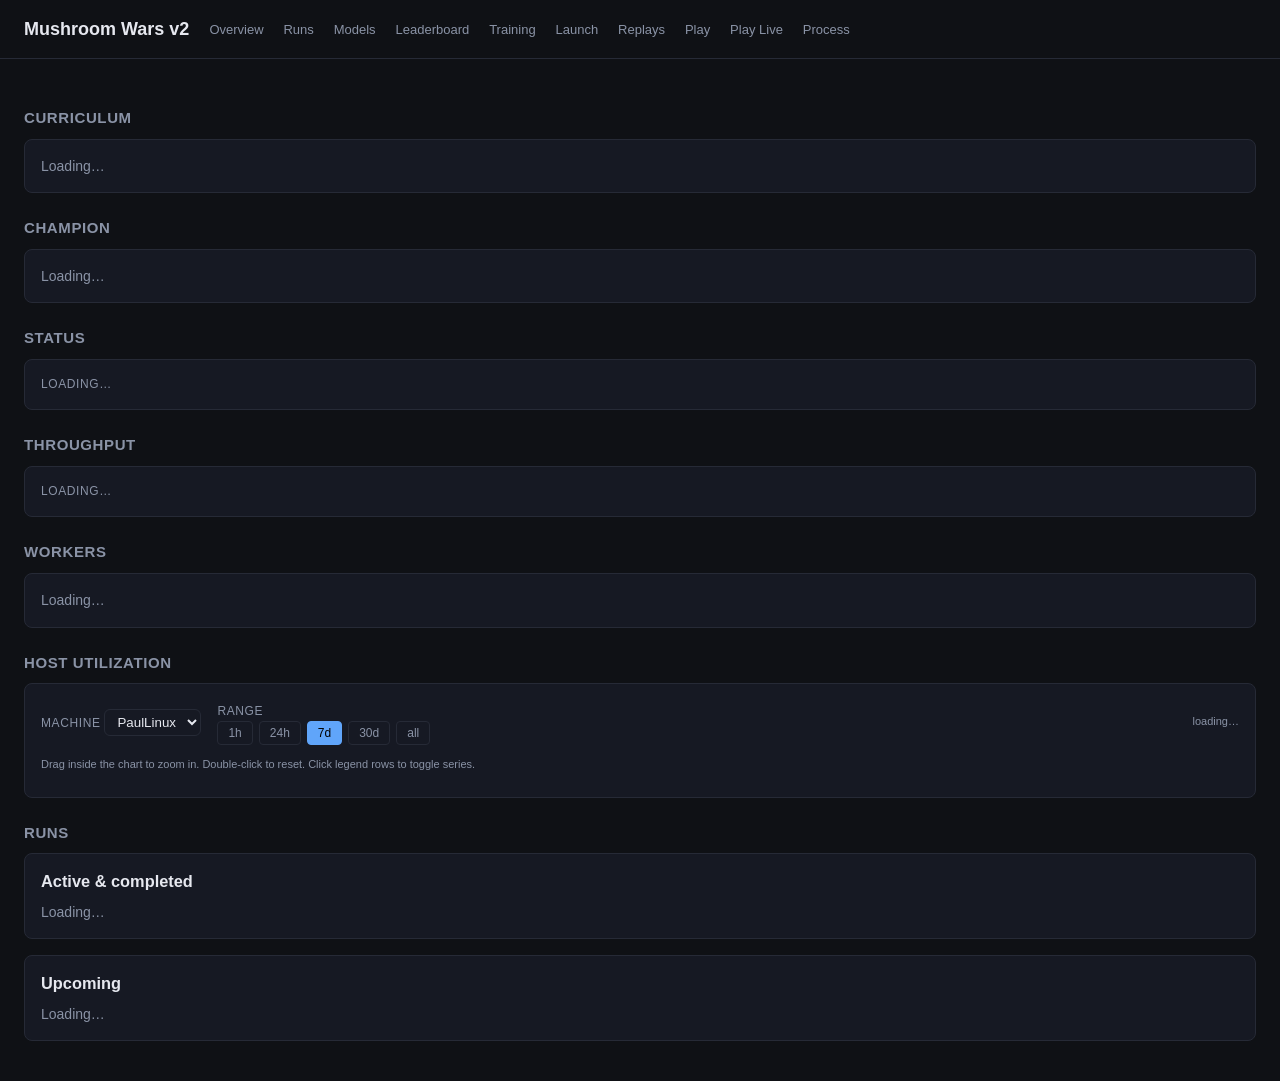
<file: dashboard/index.html>
<!doctype html>
<html lang="en">
<head>
  <meta charset="utf-8">
  <title>Mushroom Wars v2 — Dashboard</title>
  <link rel="stylesheet" href="lib/style.css">
  <link rel="stylesheet" href="https://esm.sh/uplot@1.6.31/dist/uPlot.min.css">
</head>
<body>
  <header>
    <h1>Mushroom Wars v2</h1>
    <nav>
      <a href="./index.html">Overview</a>
      <a href="./runs.html">Runs</a>
      <a href="./models.html">Models</a>
      <a href="./elo.html">Leaderboard</a>
      <a href="./training.html">Training</a>
      <a href="./launch.html">Launch</a>
      <a href="./replays.html">Replays</a>
      <a href="./play.html">Play</a>
      <a href="./play-live.html">Play Live</a>
      <a href="./process.html">Process</a>
    </nav>
  </header>

  <main>
    <h2>Curriculum</h2>
    <div class="card" id="curriculum">
      <div class="muted">Loading…</div>
    </div>

    <h2>Champion</h2>
    <div class="card" id="champion">
      <div class="muted">Loading…</div>
    </div>

    <h2>Status</h2>
    <div class="grid" id="stats">
      <div class="card"><div class="stat-label">Loading…</div></div>
    </div>

    <h2>Throughput</h2>
    <div class="grid" id="throughput">
      <div class="card"><div class="stat-label">Loading…</div></div>
    </div>

    <h2>Workers</h2>
    <div class="card" id="workers">
      <div class="muted">Loading…</div>
    </div>

    <h2>Host utilization</h2>
    <div class="card" id="host-telemetry-card">
      <div style="display:flex; gap:16px; align-items:center; flex-wrap:wrap; margin-bottom:12px;">
        <div>
          <label class="stat-label" for="ht-machine">machine</label>
          <select id="ht-machine" style="background:var(--bg-card); color:var(--fg); border:1px solid var(--border); padding:4px 8px; border-radius:6px;">
            <option value="PaulLinux">PaulLinux</option>
          </select>
        </div>
        <div>
          <label class="stat-label">range</label>
          <div id="ht-ranges" style="display:flex; gap:6px;">
            <button class="ht-range" data-range="1h">1h</button>
            <button class="ht-range" data-range="24h">24h</button>
            <button class="ht-range active" data-range="7d">7d</button>
            <button class="ht-range" data-range="30d">30d</button>
            <button class="ht-range" data-range="all">all</button>
          </div>
        </div>
        <div class="muted small" id="ht-status" style="margin-left:auto;">loading…</div>
      </div>
      <div class="muted small" style="margin-bottom:8px;">
        Drag inside the chart to zoom in. Double-click to reset. Click legend rows to toggle series.
      </div>
      <div id="ht-chart" style="width:100%;"></div>
    </div>

    <h2>Runs</h2>
    <div class="card">
      <h3 style="margin:0 0 8px;">Active &amp; completed <span class="muted small" id="completed-count"></span></h3>
      <div id="tab-completed"><div class="muted">Loading…</div></div>
    </div>
    <div class="card">
      <h3 style="margin:0 0 8px;">Upcoming <span class="muted small" id="upcoming-count"></span></h3>
      <div id="tab-upcoming"><div class="muted">Loading…</div></div>
    </div>
  </main>

  <script type="module">
    import { sb } from './lib/supabase.js';
    import { fmtTime, fmtDuration, fmtPct, esc, statusPill, tr,
             fmtElo, ticksPerMin, totalTicks, fmtBig } from './lib/ui.js';
    import uPlot from 'https://esm.sh/uplot@1.6.31';

    const $stats     = document.getElementById('stats');
    const $workers   = document.getElementById('workers');
    const $champion  = document.getElementById('champion');
    const $curriculum = document.getElementById('curriculum');
    const $tabCompleted = document.getElementById('tab-completed');
    const $tabUpcoming  = document.getElementById('tab-upcoming');
    const $countCompleted = document.getElementById('completed-count');
    const $countUpcoming  = document.getElementById('upcoming-count');

    // Friendly labels for the two known machines. Anything else still shows
    // with its raw hostname.
    const MACHINE_LABEL = {
      'Pauls-MacBook-Air.local': 'Mac',
      'PaulLinux':               'Linux (PC)',
    };

    async function loadWorkers() {
      const { data, error } = await sb
        .from('worker_state')
        .select('machine, paused, matches_only, updated_at')
        .order('machine');
      if (error) {
        $workers.innerHTML = `<div class="error">error: ${esc(error.message)}</div>`;
        return;
      }
      if (!data.length) {
        $workers.innerHTML = `<div class="muted">no workers seen yet — start one and refresh</div>`;
        return;
      }
      const modeOf = w => w.paused ? 'off' : (w.matches_only ? 'matches' : 'full');
      const descOf = m => m === 'off' ? 'paused' : m === 'matches' ? 'matches + admin jobs' : 'all jobs (training + matches + admin)';
      const dotOf  = m => m === 'off' ? 'off' : 'on';
      $workers.innerHTML = data.map(w => {
        const label = MACHINE_LABEL[w.machine] ?? w.machine;
        const mode = modeOf(w);
        const btn = (m, target, cls) =>
          `<button data-machine="${esc(w.machine)}" data-target="${target}" class="${cls}"${m===target?' disabled':''}>${target==='full'?'All':target==='matches'?'Admin':'Off'}</button>`;
        return `<div class="worker-row">
          <span class="worker-dot ${dotOf(mode)}"></span>
          <strong>${esc(label)}</strong>
          <span class="muted mono">${esc(w.machine)}</span>
          <span class="muted">${descOf(mode)}</span>
          <span class="worker-btns">
            ${btn(mode,'full','btn-primary')}
            ${btn(mode,'matches','btn-primary')}
            ${btn(mode,'off','btn-danger')}
          </span>
          <span class="muted small">updated ${fmtTime(w.updated_at)}</span>
        </div>`;
      }).join('');
      $workers.querySelectorAll('button[data-machine]').forEach(b => {
        b.addEventListener('click', async () => {
          const m = b.getAttribute('data-machine');
          const target = b.getAttribute('data-target');
          const paused = target === 'off';
          const matches_only = target === 'matches';
          b.disabled = true;
          const { error } = await sb.from('worker_state')
            .update({ paused, matches_only, updated_at: new Date().toISOString() })
            .eq('machine', m);
          if (error) { alert(error.message); b.disabled = false; return; }
          loadWorkers();
        });
      });
    }

    async function loadCurriculum() {
      const { data, error } = await sb
        .from('kv')
        .select('key, value, updated_at')
        .order('key');
      if (error) {
        $curriculum.innerHTML = `<div class="error">${esc(error.message)}</div>`;
        return;
      }
      if (!data || !data.length) {
        $curriculum.innerHTML = `<div class="muted">no curriculum state yet (kv table empty)</div>`;
        return;
      }
      const phaseRow = data.find(r => r.key === 'curriculum_phase');
      const advRow   = data.find(r => r.key === 'curriculum_phase_advanced_at');
      const phase = phaseRow?.value ?? '?';
      const advAt = advRow?.value;
      const updatedAt = phaseRow?.updated_at;
      $curriculum.innerHTML = `
        <div style="display:flex; gap:24px; flex-wrap:wrap; align-items:center;">
          <div><div class="stat-label">phase</div><div class="stat">${esc(phase)}</div></div>
          ${advAt ? `<div><div class="stat-label">graduated</div><div>${fmtTime(advAt)}</div></div>` : ''}
          <div><div class="stat-label">last update</div><div class="muted">${updatedAt ? fmtTime(updatedAt) : '—'}</div></div>
        </div>
      `;
    }

    async function loadChampion() {
      // Top run by Elo (with at least 3 matches) — that's the cron-agent's
      // champion-of-record. Falls back to "highest result.rate done" if no
      // run has been Elo-rated yet.
      const { data: top, error } = await sb
        .from('runs')
        .select('id, label, model_id, simulator_id, machine, hyperparams, result, elo_score, elo_n_matches, wall_ms, games_played, finished_at')
        .eq('status', 'done')
        .gte('elo_n_matches', 3)
        .order('elo_score', { ascending: false })
        .limit(1);
      if (error) {
        $champion.innerHTML = `<div class="error">error: ${esc(error.message)}</div>`;
        return;
      }
      let r = top && top[0];
      if (!r) {
        // Bootstrap: no Elo champ yet; show top by result.rate.
        const fallback = await sb
          .from('runs')
          .select('id, label, model_id, simulator_id, machine, hyperparams, result, elo_score, elo_n_matches, wall_ms, games_played, finished_at')
          .eq('status', 'done')
          .order('result->rate', { ascending: false, nullsFirst: false })
          .limit(1);
        if (fallback.error || !fallback.data || !fallback.data.length) {
          $champion.innerHTML = `<div class="muted">no done runs yet</div>`;
          return;
        }
        r = fallback.data[0];
      }
      const sps  = r.result?.steps_per_sec;
      const tt   = totalTicks(r.result, r.hyperparams);
      const rate = r.result?.rate;
      $champion.innerHTML = `
        <div style="display:flex; gap:24px; flex-wrap:wrap; align-items:center;">
          <div>
            <div class="stat-label">leader</div>
            <div><a href="./run.html?id=${esc(r.id)}"><strong>${esc(r.label)}</strong></a></div>
            <div class="muted small">${esc(r.model_id)} · ${esc(r.simulator_id)}</div>
          </div>
          <div><div class="stat-label">Elo</div><div class="stat">${fmtElo(r.elo_score, r.elo_n_matches)}</div></div>
          <div><div class="stat-label">rate</div><div class="stat">${fmtPct(rate)}</div></div>
          <div><div class="stat-label">updates</div><div class="stat">${esc(String(r.result?.updates ?? '—'))}</div></div>
          <div><div class="stat-label">games</div><div class="stat">${(r.games_played ?? 0).toLocaleString()}</div></div>
          <div><div class="stat-label">ticks/min</div><div class="stat">${ticksPerMin(sps)}</div></div>
          <div><div class="stat-label">train time</div><div class="stat">${fmtDuration(r.wall_ms)}</div></div>
          <div><div class="stat-label">total ticks</div><div class="stat">${fmtBig(tt)}</div></div>
          <div>
            <div class="stat-label">archive beaten &gt;80%</div>
            <div class="stat" id="champ-archive-stat">…</div>
          </div>
        </div>
      `;
      // Archive-beaten count is the AlphaStar-paper "is this run robustly
      // strong, or just strong vs siblings?" check. One round-trip: count
      // opponents the champion beats >80% across all eval games.
      computeArchiveBeaten(r.id).then(s => {
        const el = document.getElementById('champ-archive-stat');
        if (el) el.innerHTML = s;
      }).catch(e => {
        const el = document.getElementById('champ-archive-stat');
        if (el) el.innerHTML = `<span class="error small">${esc(e.message)}</span>`;
      });
    }

    /** For run `champId`, fetch every game it played and bucket by opponent.
     * Return an HTML string of "X / Y" — Y = distinct opponents with ≥3
     * games, X = of those, how many the champion wins ≥80% of (with draws
     * counting half). Returns "—" when there's not enough data. */
    async function computeArchiveBeaten(champId) {
      const { data: games, error } = await sb
        .from('games')
        .select('player_1_run_id, player_2_run_id, winner')
        .or(`player_1_run_id.eq.${champId},player_2_run_id.eq.${champId}`)
        .limit(50000);
      if (error) throw error;
      if (!games || games.length === 0) return '<span class="muted small">no eval games</span>';

      const byOpp = {};  // opp_id → { w, d, l }
      for (const g of games) {
        const oppId = g.player_1_run_id === champId ? g.player_2_run_id : g.player_1_run_id;
        const b = (byOpp[oppId] = byOpp[oppId] || { w: 0, d: 0, l: 0 });
        if (g.winner === champId)  b.w++;
        else if (g.winner === null) b.d++;
        else                        b.l++;
      }
      const opps = Object.values(byOpp).filter(b => (b.w + b.d + b.l) >= 3);
      if (opps.length < 3) return '<span class="muted small">need ≥3 opponents w/ 3+ games</span>';
      const beaten = opps.filter(b => {
        const n = b.w + b.d + b.l;
        return ((b.w + 0.5 * b.d) / n) >= 0.8;
      }).length;
      const pct = ((beaten / opps.length) * 100).toFixed(0);
      return `${beaten}/${opps.length} <span class="muted small" style="font-size:0.6em;">(${pct}%)</span>`;
    }

    async function loadStats() {
      const { data: doneRuns, error } = await sb
        .from('runs')
        .select('games_played, wall_ms, hyperparams, result')
        .eq('status', 'done');
      if (error) {
        $stats.innerHTML = `<div class="card error">error: ${esc(error.message)}</div>`;
        return;
      }

      let totalGames = 0, totalWallMs = 0, totalTicksAll = 0, sumStepsPerSec = 0, sumStepsCount = 0;
      for (const r of doneRuns) {
        totalGames   += (r.games_played ?? 0);
        totalWallMs  += (r.wall_ms ?? 0);
        const tt = totalTicks(r.result, r.hyperparams);
        if (tt) totalTicksAll += tt;
        const sps = r.result?.steps_per_sec;
        if (sps != null) { sumStepsPerSec += sps; sumStepsCount++; }
      }
      const avgGpm = totalWallMs > 0 ? (totalGames / (totalWallMs / 60000)) : 0;
      const avgTpm = sumStepsCount > 0 ? (sumStepsPerSec / sumStepsCount) * 60 : 0;

      const cells = [
        ['games trained',     totalGames.toLocaleString()],
        ['total ticks',       fmtBig(totalTicksAll)],
        ['avg games/min',     avgGpm.toFixed(0)],
        ['avg ticks/min',     fmtBig(Math.round(avgTpm))],
        ['total runtime',     fmtDuration(totalWallMs)],
      ];
      $stats.innerHTML = cells.map(([label, v]) =>
        `<div class="card"><div class="stat">${typeof v === 'string' && v.startsWith('<') ? v : esc(String(v))}</div><div class="stat-label">${esc(label)}</div></div>`
      ).join('');
    }

    async function loadCompleted() {
      // Active (running) + done + failed. Running goes on top so an
      // in-progress run is the first thing you see when you land.
      const { data, error } = await sb
        .from('runs')
        .select('id, label, status, machine, model_id, simulator_id, wall_ms, games_played, queued_at, started_at, finished_at, result, hyperparams, elo_score, elo_n_matches')
        .in('status', ['running', 'done', 'failed'])
        .order('finished_at', { ascending: false, nullsFirst: true })  // nulls (running) first
        .order('started_at',  { ascending: false, nullsFirst: false })
        .limit(30);
      if (error) {
        $tabCompleted.innerHTML = `<div class="error">error: ${esc(error.message)}</div>`;
        return;
      }
      $countCompleted.textContent = data.length ? `(${data.length})` : '';
      if (!data.length) {
        $tabCompleted.innerHTML = `<div class="muted">no runs yet</div>`;
        return;
      }
      // Inline ❌ for running/failed rows — same shape as the Upcoming tab's
      // delete button. 'done' rows render an empty cell so completed/scored
      // runs aren't wipeable from the browser. Confirms before firing.
      const delCellFor = (r) => {
        if (r.status !== 'running' && r.status !== 'failed') return '';
        return `<button class="run-del btn-danger"
                        data-id="${esc(r.id)}"
                        data-label="${esc(r.label)}"
                        data-status="${esc(r.status)}"
                        title="delete this ${esc(r.status)} run"
                        style="padding:2px 8px; font-size:13px; line-height:1; cursor:pointer;">×</button>`;
      };

      const rows = data.map(r => {
        const sps = r.result?.steps_per_sec;
        // For running rows, "wall" is now-vs-started so progress reads live.
        const wallMs = (r.status === 'running' && r.started_at)
          ? (Date.now() - new Date(r.started_at).getTime())
          : r.wall_ms;
        const tsLabel = r.finished_at ?? r.started_at ?? r.queued_at;
        // Admin jobs (sim='admin') don't have model/level/games/Elo —
        // render the kind + matches_done/failed instead.
        if (r.simulator_id === 'admin') {
          const kind = r.result?.kind ?? r.hyperparams?.kind ?? 'job';
          const md = r.result?.matches_done, mf = r.result?.matches_failed;
          const summary = (md != null) ? `${md} ok · ${mf || 0} failed` : '—';
          return tr([
            statusPill(r.status),
            `<a href="./run.html?id=${esc(r.id)}">${esc(r.label)}</a>`,
            `<span class="mono small">job:${esc(kind)}</span>`,
            `<span class="mono small">—</span>`,
            `<span class="mono">${esc(r.machine ?? '')}</span>`,
            fmtDuration(wallMs),
            `<span class="mono">—</span>`,
            `<span class="mono">${summary}</span>`,
            `<span class="muted">—</span>`,
            `<span class="muted">—</span>`,
            `<span class="muted">—</span>`,
            `<span class="muted">${fmtTime(tsLabel)}</span>`,
            delCellFor(r),
          ]);
        }
        return tr([
          statusPill(r.status),
          `<a href="./run.html?id=${esc(r.id)}">${esc(r.label)}</a>`,
          `<span class="mono">${esc(r.model_id)}</span>`,
          `<span class="mono small">${esc(r.simulator_id ?? '')}</span>`,
          `<span class="mono">${esc(r.machine ?? '')}</span>`,
          fmtDuration(wallMs),
          `<span class="mono">${esc(String(r.result?.updates ?? '—'))}</span>`,
          `<span class="mono">${(r.games_played ?? 0).toLocaleString()}</span>`,
          fmtPct(r.result?.rate),
          `<span class="mono">${fmtElo(r.elo_score, r.elo_n_matches)}</span>`,
          `<span class="mono">${ticksPerMin(sps)}</span>`,
          `<span class="muted">${fmtTime(tsLabel)}</span>`,
          delCellFor(r),
        ]);
      });
      $tabCompleted.innerHTML = `
        <table>
          <thead><tr>
            <th>status</th><th>label</th><th>model</th><th>sim</th><th>machine</th>
            <th>wall</th><th>updates</th><th>games</th><th>rate</th><th>Elo (n)</th><th>ticks/min</th><th>updated</th><th></th>
          </tr></thead>
          <tbody>${rows.join('')}</tbody>
        </table>`;

      // Wire up delete buttons. Mirrors loadUpcoming's pattern.
      $tabCompleted.querySelectorAll('button.run-del').forEach(btn => {
        btn.addEventListener('click', async () => {
          const id = btn.getAttribute('data-id');
          const label = btn.getAttribute('data-label');
          const status = btn.getAttribute('data-status');
          if (!confirm(`Delete ${status} run "${label}"?\n\nThis cannot be undone.`)) return;
          btn.disabled = true;
          btn.textContent = '…';
          // Defensive: only delete if the row is still in the same status
          // (a running row may finish between page-load and click).
          const { error } = await sb.from('runs').delete()
            .eq('id', id).eq('status', status);
          if (error) { alert(`delete failed: ${error.message}`); btn.disabled = false; btn.textContent = '×'; return; }
          loadCompleted();
        });
      });
    }

    async function loadUpcoming() {
      // Queued only — `running` lives in the active/completed table now.
      const { data, error } = await sb
        .from('runs')
        .select('id, label, status, machine, model_id, simulator_id, wall_ms, budget_ms, queued_at, started_at, hyperparams')
        .eq('status', 'queued')
        .order('queued_at', { ascending: true })
        .limit(40);
      if (error) {
        $tabUpcoming.innerHTML = `<div class="error">error: ${esc(error.message)}</div>`;
        return;
      }
      $countUpcoming.textContent = data.length ? `(${data.length})` : '';
      if (!data.length) {
        $tabUpcoming.innerHTML = `<div class="muted">no upcoming runs queued</div>`;
        return;
      }
      const rows = data.map(r => {
        const isJob = r.simulator_id === 'admin';
        const lvl = isJob
          ? `job:${r.hyperparams?.kind ?? 'admin'}`
          : (r.hyperparams?.level_name ?? '—');
        const opp = isJob
          ? `${r.hyperparams?.matches ?? '?'}m × ${r.hyperparams?.games ?? '?'}g × ${r.hyperparams?.max_runs ?? '?'}r`
          : (r.hyperparams?.opponent_name ?? 'random_legal');
        const K   = isJob ? '—' : (r.hyperparams?.action_repeat ?? 1);
        const budget = isJob ? '—' : (r.budget_ms ? fmtDuration(r.budget_ms) : '—');
        // Inline ❌ button — clears the run via Supabase. Confirms first
        // because deletes are irreversible and a fat-fingered click on a
        // queued sweep is annoying to recover from.
        const delBtn = `<button class="run-del btn-danger"
                                data-id="${esc(r.id)}"
                                data-label="${esc(r.label)}"
                                title="delete this queued run"
                                style="padding:2px 8px; font-size:13px; line-height:1; cursor:pointer;">×</button>`;
        return tr([
          statusPill(r.status),
          `<a href="./run.html?id=${esc(r.id)}">${esc(r.label)}</a>`,
          `<span class="mono small">${esc(r.simulator_id ?? '')}</span>`,
          `<span class="mono">${esc(lvl)}</span>`,
          `<span class="mono">K=${K}</span>`,
          `<span class="mono">${esc(opp)}</span>`,
          `<span class="mono">${budget}</span>`,
          `<span class="muted">${fmtTime(r.queued_at)}</span>`,
          delBtn,
        ]);
      });
      $tabUpcoming.innerHTML = `
        <table>
          <thead><tr>
            <th>status</th><th>label</th><th>sim</th><th>level</th><th>K</th>
            <th>opponent</th><th>budget</th><th>queued</th><th></th>
          </tr></thead>
          <tbody>${rows.join('')}</tbody>
        </table>`;

      // Wire up delete buttons. One click → confirm → DELETE row → refresh.
      $tabUpcoming.querySelectorAll('button.run-del').forEach(btn => {
        btn.addEventListener('click', async () => {
          const id = btn.getAttribute('data-id');
          const label = btn.getAttribute('data-label');
          if (!confirm(`Delete queued run "${label}"?\n\nThis cannot be undone.`)) return;
          btn.disabled = true;
          btn.textContent = '…';
          // Defensive: only delete rows that are still queued, in case the
          // worker picked it up between page-load and click.
          const { error } = await sb.from('runs').delete()
            .eq('id', id).eq('status', 'queued');
          if (error) { alert(`delete failed: ${error.message}`); btn.disabled = false; btn.textContent = '×'; return; }
          loadUpcoming();
        });
      });
    }

    // ---- Host utilization chart -------------------------------------------
    const $htChart   = document.getElementById('ht-chart');
    const $htStatus  = document.getElementById('ht-status');
    const $htMachine = document.getElementById('ht-machine');
    const $htRanges  = document.getElementById('ht-ranges');

    let htPlot = null;
    // Restore range from URL hash (#range=24h) so refresh keeps the user's pick.
    let htCurrentRange = (() => {
      const params = new URLSearchParams(window.location.hash.replace(/^#/, ''));
      const r = params.get('range');
      return ['1h', '24h', '7d', '30d', 'all'].includes(r) ? r : '7d';
    })();

    function rangeToSinceMs(range) {
      const now = Date.now();
      switch (range) {
        case '1h':  return now - 1 * 60 * 60 * 1000;
        case '24h': return now - 24 * 60 * 60 * 1000;
        case '7d':  return now - 7 * 24 * 60 * 60 * 1000;
        case '30d': return now - 30 * 24 * 60 * 60 * 1000;
        case 'all': return 0;
        default:    return now - 7 * 24 * 60 * 60 * 1000;
      }
    }

    async function fetchHostTelemetry(machine, sinceMs) {
      // Pull a chunked time-series. Cap at 20k rows so we don't melt the page;
      // 20k @ 1/min ≈ 14 days at full resolution, 1 year if we ever downsample.
      let q = sb.from('host_telemetry')
        .select('ts, cpu_pct, gpu_sm_pct, vram_used_gib, vram_total_gib, mem_used_gib, mem_total_gib, gpu_temp_c, gpu_power_w')
        .eq('machine', machine)
        .order('ts', { ascending: true })
        .limit(20000);
      if (sinceMs > 0) {
        q = q.gte('ts', new Date(sinceMs).toISOString());
      }
      const { data, error } = await q;
      if (error) throw error;
      return data;
    }

    function buildSeriesData(rows) {
      // uPlot wants column-oriented arrays: [xs, y1s, y2s, ...]
      const xs = new Array(rows.length);
      const cpu = new Array(rows.length);
      const gpu = new Array(rows.length);
      const vramPct = new Array(rows.length);
      const ramPct = new Array(rows.length);
      const temp = new Array(rows.length);
      for (let i = 0; i < rows.length; i++) {
        const r = rows[i];
        xs[i] = Math.floor(new Date(r.ts).getTime() / 1000);  // uPlot uses unix-seconds
        cpu[i] = r.cpu_pct;
        gpu[i] = r.gpu_sm_pct;
        vramPct[i] = (r.vram_used_gib != null && r.vram_total_gib)
          ? +(100 * r.vram_used_gib / r.vram_total_gib).toFixed(1)
          : null;
        ramPct[i] = (r.mem_used_gib != null && r.mem_total_gib)
          ? +(100 * r.mem_used_gib / r.mem_total_gib).toFixed(1)
          : null;
        temp[i] = r.gpu_temp_c;
      }
      return [xs, gpu, vramPct, cpu, ramPct, temp];
    }

    function htOpts() {
      return {
        width:  $htChart.clientWidth || 800,
        height: 340,
        scales: {
          x: { time: true },
          y: { range: [0, 100] },
          temp: { range: [20, 95] },
        },
        axes: [
          { stroke: '#8a93a6' },
          { stroke: '#8a93a6', label: '%', labelSize: 24 },
          { side: 1, stroke: '#fbbf24', label: '°C', labelSize: 24, scale: 'temp', grid: { show: false } },
        ],
        cursor: { drag: { x: true, y: false, setScale: true } },
        legend: { live: true },
        series: [
          { label: 'time' },
          { label: 'GPU %',   stroke: '#34d399', width: 1.5, scale: 'y' },
          { label: 'VRAM %',  stroke: '#60a5fa', width: 1.5, scale: 'y' },
          { label: 'CPU %',   stroke: '#f87171', width: 1.5, scale: 'y' },
          { label: 'RAM %',   stroke: '#a78bfa', width: 1, scale: 'y', show: false },
          { label: 'GPU °C',  stroke: '#fbbf24', width: 1, scale: 'temp', dash: [4, 4], show: false },
        ],
      };
    }

    async function loadHostTelemetry() {
      const machine = $htMachine.value || 'PaulLinux';
      const since = rangeToSinceMs(htCurrentRange);
      $htStatus.textContent = 'loading…';
      try {
        const rows = await fetchHostTelemetry(machine, since);
        if (!rows.length) {
          $htChart.innerHTML = `<div class="muted" style="padding:40px; text-align:center;">no host telemetry yet — wait a minute or two for the timer</div>`;
          $htStatus.textContent = '0 samples';
          if (htPlot) { htPlot.destroy(); htPlot = null; }
          return;
        }
        const data = buildSeriesData(rows);
        const lastTs = rows[rows.length - 1].ts;
        $htStatus.textContent = `${rows.length.toLocaleString()} samples · last ${new Date(lastTs).toLocaleString()}`;
        $htChart.innerHTML = '';
        if (htPlot) { htPlot.destroy(); htPlot = null; }
        htPlot = new uPlot(htOpts(), data, $htChart);
      } catch (e) {
        $htChart.innerHTML = `<div class="error">error: ${esc(e.message)}</div>`;
        $htStatus.textContent = 'error';
      }
    }

    // Range button wiring.
    function syncRangeUI() {
      $htRanges.querySelectorAll('.ht-range').forEach(b => {
        b.classList.toggle('active', b.getAttribute('data-range') === htCurrentRange);
      });
    }
    function persistRangeToHash() {
      const params = new URLSearchParams(window.location.hash.replace(/^#/, ''));
      params.set('range', htCurrentRange);
      history.replaceState(null, '', `#${params.toString()}`);
    }
    syncRangeUI();
    $htRanges.querySelectorAll('.ht-range').forEach(btn => {
      btn.addEventListener('click', () => {
        htCurrentRange = btn.getAttribute('data-range');
        syncRangeUI();
        persistRangeToHash();
        loadHostTelemetry();
      });
    });
    $htMachine.addEventListener('change', loadHostTelemetry);

    // Resize → redraw at new width.
    let htResizeT = null;
    window.addEventListener('resize', () => {
      clearTimeout(htResizeT);
      htResizeT = setTimeout(() => { if (htPlot) htPlot.setSize({ width: $htChart.clientWidth, height: 340 }); }, 150);
    });

    // Populate machine dropdown from distinct machines that have data.
    async function loadHostMachines() {
      const { data, error } = await sb
        .from('host_telemetry')
        .select('machine')
        .order('ts', { ascending: false })
        .limit(2000);
      if (error || !data) return;
      const seen = new Set(data.map(r => r.machine));
      if (!seen.size) return;
      const cur = $htMachine.value;
      $htMachine.innerHTML = [...seen].sort().map(m =>
        `<option value="${esc(m)}"${m === cur ? ' selected' : ''}>${esc(m)}</option>`
      ).join('');
    }

    loadHostMachines().then(loadHostTelemetry).catch(e => {
      $htChart.innerHTML = `<div class="error">${esc(e.message)}</div>`;
    });

    loadCurriculum().catch(e => $curriculum.innerHTML = `<div class="error">${esc(e.message)}</div>`);
    loadChampion().catch(e => $champion.innerHTML = `<div class="error">${esc(e.message)}</div>`);
    loadStats().catch(e => $stats.innerHTML  = `<div class="card error">${esc(e.message)}</div>`);
    loadWorkers().catch(e => $workers.innerHTML = `<div class="error">${esc(e.message)}</div>`);
    loadCompleted().catch(e => $tabCompleted.innerHTML = `<div class="error">${esc(e.message)}</div>`);
    loadUpcoming().catch(e => $tabUpcoming.innerHTML = `<div class="error">${esc(e.message)}</div>`);

    // ---- Throughput counter (last 1m / 5m) --------------------------------
    // Snapshot total games_played across running + recently-finished runs every
    // 10s and diff vs N-min-old snapshot. Works because a finishing run keeps
    // its games_played in the recent-done set, so the total only grows over a
    // short window. Per-run UUIDs are de-duped via Map keyed on run id.
    const $tput = document.getElementById('throughput');
    const tputHistory = []; // [{ ts: ms, total: int }]
    async function loadThroughput() {
      const now = Date.now();
      const since5m = new Date(now - 6 * 60 * 1000).toISOString();
      const [{ data: running, error: e1 }, { data: doneRecent, error: e2 }] = await Promise.all([
        sb.from('runs').select('id, games_played').eq('status', 'running'),
        sb.from('runs').select('id, games_played, finished_at').eq('status', 'done').gte('finished_at', since5m),
      ]);
      if (e1 || e2) {
        $tput.innerHTML = `<div class="card error">${esc((e1 || e2).message)}</div>`;
        return;
      }
      const acc = new Map();
      (running   || []).forEach(r => acc.set(r.id, r.games_played || 0));
      (doneRecent || []).forEach(r => acc.set(r.id, r.games_played || 0));
      const total = [...acc.values()].reduce((s, n) => s + n, 0);
      tputHistory.push({ ts: now, total });
      while (tputHistory.length > 1 && tputHistory[0].ts < now - 6 * 60 * 1000) tputHistory.shift();

      // Pick the oldest snapshot at or after (now - windowMs); fallback to first.
      const sampleAt = (windowMs) => {
        const target = now - windowMs;
        for (const h of tputHistory) if (h.ts >= target) return h;
        return tputHistory[0];
      };
      const haveHistFor = (windowMs) => tputHistory.length && (now - tputHistory[0].ts) >= windowMs * 0.8;
      const fmtN = (n) => Number.isFinite(n) ? n.toLocaleString() : '—';

      const games1m = haveHistFor(60_000)  ? Math.max(0, total - sampleAt(60_000).total)  : null;
      const games5m = haveHistFor(300_000) ? Math.max(0, total - sampleAt(300_000).total) : null;
      const liveRuns = (running || []).length;
      $tput.innerHTML = `
        <div class="card"><div class="stat-label">games / 1 min</div><div class="stat-value">${games1m === null ? '<span class="muted small">warming up…</span>' : fmtN(games1m)}</div></div>
        <div class="card"><div class="stat-label">games / 5 min</div><div class="stat-value">${games5m === null ? '<span class="muted small">warming up…</span>' : fmtN(games5m)}</div></div>
        <div class="card"><div class="stat-label">running runs</div><div class="stat-value">${liveRuns}</div></div>
        <div class="card"><div class="stat-label">total tracked</div><div class="stat-value">${fmtN(total)}</div></div>`;
    }
    loadThroughput().catch(e => $tput.innerHTML = `<div class="card error">${esc(e.message)}</div>`);
    setInterval(loadThroughput, 10_000);

    // ---- Scroll persistence -----------------------------------------------
    // Save scrollY on every scroll (rAF throttled). Restore after async loads
    // finish painting (two rAFs after a 250ms settle delay = robust enough for
    // the parallel loadCompleted/loadUpcoming/loadHostTelemetry chains).
    const SCROLL_KEY = 'index.scrollY';
    let saveScrollPending = false;
    window.addEventListener('scroll', () => {
      if (saveScrollPending) return;
      saveScrollPending = true;
      requestAnimationFrame(() => {
        sessionStorage.setItem(SCROLL_KEY, String(window.scrollY));
        saveScrollPending = false;
      });
    }, { passive: true });
    {
      const y = parseInt(sessionStorage.getItem(SCROLL_KEY) || '0', 10);
      if (y > 0) {
        setTimeout(() => {
          requestAnimationFrame(() => requestAnimationFrame(() => window.scrollTo(0, y)));
        }, 250);
      }
    }
  </script>
</body>
</html>
</file>
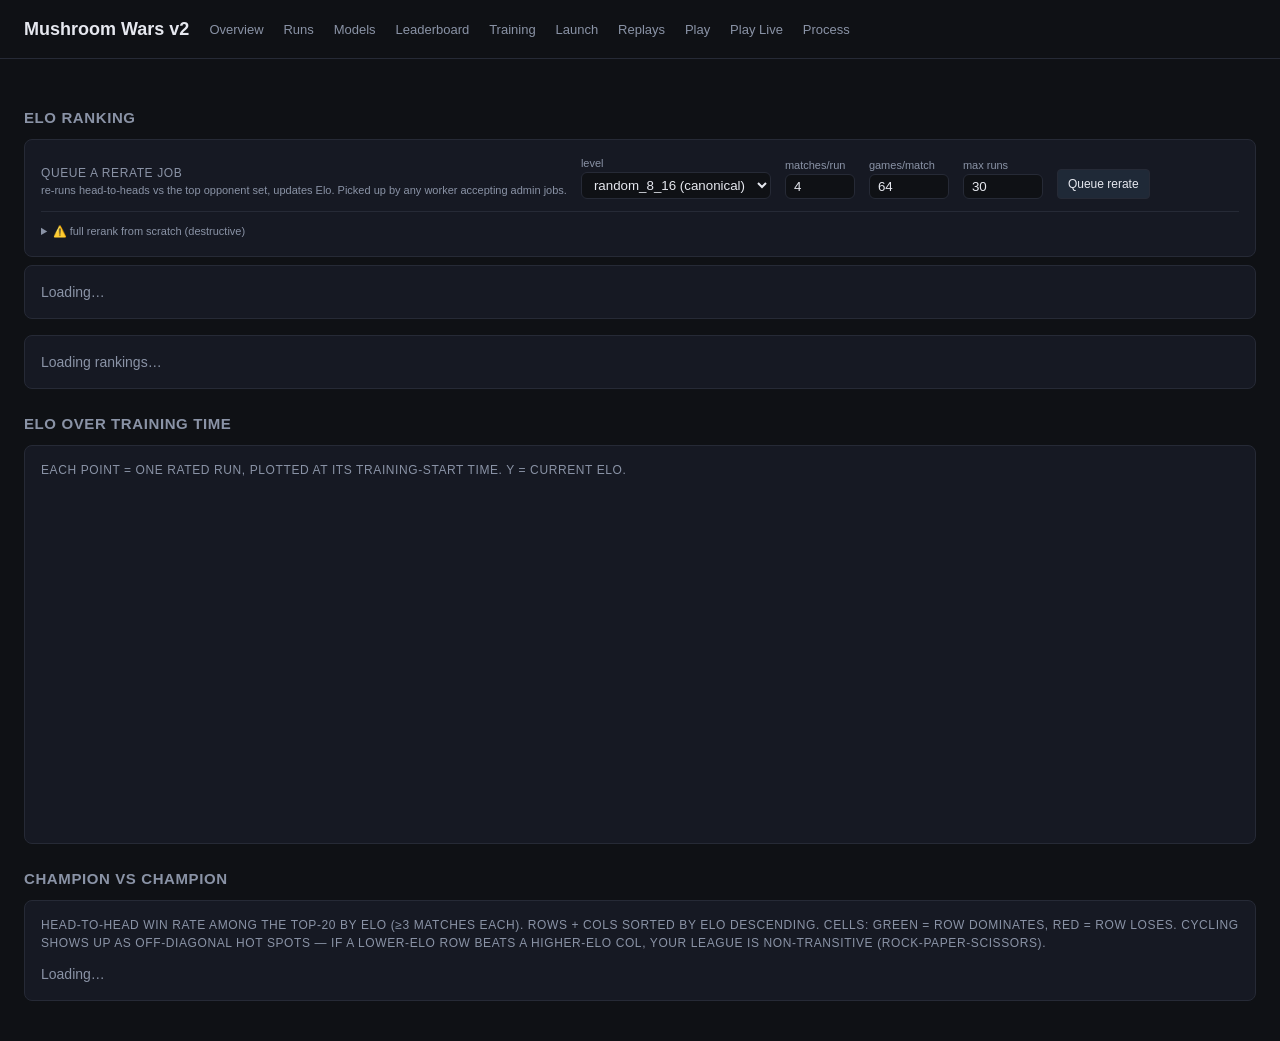
<file: dashboard/elo.html>
<!doctype html>
<html lang="en">
<head>
  <meta charset="utf-8">
  <title>Elo leaderboard — Mushroom Wars v2</title>
  <link rel="stylesheet" href="lib/style.css">
</head>
<body>
  <header>
    <h1>Mushroom Wars v2</h1>
    <nav>
      <a href="./index.html">Overview</a>
      <a href="./runs.html">Runs</a>
      <a href="./models.html">Models</a>
      <a href="./elo.html">Leaderboard</a>
      <a href="./training.html">Training</a>
      <a href="./launch.html">Launch</a>
      <a href="./replays.html">Replays</a>
      <a href="./play.html">Play</a>
      <a href="./play-live.html">Play Live</a>
      <a href="./process.html">Process</a>
    </nav>
  </header>

  <main>
    <h2>Elo ranking</h2>
    <div class="card" id="rerate-card" style="margin-bottom:8px;">
      <div style="display:flex; gap:14px; flex-wrap:wrap; align-items:flex-end;">
        <div>
          <div class="stat-label">queue a rerate job</div>
          <div class="muted small">re-runs head-to-heads vs the top opponent set, updates Elo. Picked up by any worker accepting admin jobs.</div>
        </div>
        <label class="small muted">level
          <br><select id="rr-level" style="background:var(--bg);color:var(--fg);border:1px solid var(--border);border-radius:6px;padding:4px 8px;">
            <option value="random_close_4_5">random_close_4_5</option>
            <option value="random_4_8">random_4_8</option>
            <option value="random_8_16" selected>random_8_16 (canonical)</option>
            <option value="random_16_24">random_16_24</option>
            <option value="random_full_mix">random_full_mix</option>
          </select>
        </label>
        <label class="small muted">matches/run
          <br><input id="rr-matches" type="number" min="1" max="20" value="4" style="width:70px;background:var(--bg);color:var(--fg);border:1px solid var(--border);border-radius:6px;padding:4px 8px;">
        </label>
        <label class="small muted">games/match
          <br><input id="rr-games" type="number" min="8" max="256" step="8" value="64" style="width:80px;background:var(--bg);color:var(--fg);border:1px solid var(--border);border-radius:6px;padding:4px 8px;">
        </label>
        <label class="small muted">max runs
          <br><input id="rr-max-runs" type="number" min="1" max="200" value="30" style="width:80px;background:var(--bg);color:var(--fg);border:1px solid var(--border);border-radius:6px;padding:4px 8px;">
        </label>
        <button id="rr-submit" class="btn-primary" style="height:30px;">Queue rerate</button>
        <span id="rr-status" class="muted small"></span>
      </div>
      <details style="margin-top:12px; padding-top:12px; border-top:1px solid var(--border);">
        <summary class="muted small" style="cursor:pointer;">⚠️ full rerank from scratch (destructive)</summary>
        <div style="display:flex; gap:14px; flex-wrap:wrap; align-items:flex-end; margin-top:10px;">
          <div class="muted small" style="max-width:520px;">
            Resets every rated run's Elo to 1000 + clears bench_vector / pfsp_weight, then runs <code>rate_all_runs</code> for <em>passes</em> waves so the leaderboard rebuilds itself. Reuses the same level / matches / games / max-runs settings above. Frozen <code>champions</code> archive is not touched.
          </div>
          <label class="small muted">passes
            <br><input id="rrf-passes" type="number" min="1" max="5" value="1" style="width:60px;background:var(--bg);color:var(--fg);border:1px solid var(--border);border-radius:6px;padding:4px 8px;">
          </label>
          <button id="rrf-submit" class="btn-danger" style="height:30px;">Queue full rerank</button>
          <span id="rrf-status" class="muted small"></span>
        </div>
      </details>
    </div>
    <div class="card muted" id="summary">Loading…</div>

    <div class="card" id="ranking">
      <div class="muted">Loading rankings…</div>
    </div>

    <h2>Elo over training time</h2>
    <div class="card">
      <div class="stat-label">each point = one rated run, plotted at its training-start time. Y = current Elo.</div>
      <div style="position:relative; height:340px; margin-top:8px;"><canvas id="chart-history"></canvas></div>
    </div>

    <h2>Champion vs champion</h2>
    <div class="card" id="heatmap-card">
      <div class="stat-label">
        head-to-head win rate among the top-20 by Elo (≥3 matches each).
        Rows + cols sorted by Elo descending. Cells: green = row dominates,
        red = row loses. Cycling shows up as off-diagonal hot spots —
        if a lower-Elo row beats a higher-Elo col, your league is
        non-transitive (rock-paper-scissors).
      </div>
      <div id="heatmap" style="margin-top:12px; overflow-x:auto;">
        <div class="muted">Loading…</div>
      </div>
    </div>
  </main>

  <script type="module">
    import { sb } from './lib/supabase.js';
    import { fmtTime, fmtDuration, fmtPct, esc, tr,
             fmtElo, ticksPerMin } from './lib/ui.js';
    import Chart from 'https://esm.sh/chart.js@4.4.7/auto';
    Chart.defaults.color = '#8a93a6';
    Chart.defaults.borderColor = '#262a36';

    const $summary = document.getElementById('summary');
    const $rank    = document.getElementById('ranking');

    async function load() {
      // Pull every rated run (elo_n_matches >= 1 — keep the unrated 1000s
      // out of the table). Sort by elo desc.
      const { data, error } = await sb
        .from('runs')
        .select('id, label, status, model_id, simulator_id, machine, hyperparams, result, elo_score, elo_n_matches, queued_at, started_at, finished_at, wall_ms')
        .eq('status', 'done')
        .gte('elo_n_matches', 1)
        .order('elo_score', { ascending: false })
        .limit(300);
      if (error) throw error;

      if (!data || !data.length) {
        $summary.textContent = 'No rated runs yet. Each new run is auto-rated against the champion archive; first ratings arrive within ~5 min of the next completed run.';
        $rank.innerHTML = '<div class="muted">(empty)</div>';
        renderHistoryChart([]);
        return;
      }

      // Summary stats.
      const elos = data.map(r => r.elo_score).filter(x => x != null);
      const above1k = data.filter(r => r.elo_score > 1000).length;
      const below1k = data.filter(r => r.elo_score < 1000).length;
      $summary.innerHTML = `
        <div style="display:flex; gap:24px; flex-wrap:wrap; align-items:center;">
          <div><div class="stat-label">rated runs</div><div class="stat">${data.length}</div></div>
          <div><div class="stat-label">top Elo</div><div class="stat">${Math.round(Math.max(...elos))}</div></div>
          <div><div class="stat-label">avg Elo</div><div class="stat">${(elos.reduce((a,b)=>a+b,0)/elos.length).toFixed(0)}</div></div>
          <div><div class="stat-label">&gt; 1000</div><div class="stat win">${above1k}</div></div>
          <div><div class="stat-label">&lt; 1000</div><div class="stat lose">${below1k}</div></div>
          <div class="muted small" style="margin-left:auto;">
            Anchor 1000 = starting Elo. Each newly-finished run gets
            auto-rated by bench_eval (sweep vs every champion in the
            archive on <code>random_8_16</code>). Champions promoted at ≥60%
            head-to-head over 16 games. See configs/bench_eval.yaml.
          </div>
        </div>
      `;

      // Ranking table.
      const rows = data.map((r, i) => {
        const sps = r.result?.steps_per_sec;
        const hp  = r.hyperparams || {};
        const lvl = hp.level_name ?? '—';
        const upd = r.result?.updates ?? '—';
        const rate = r.result?.rate;
        const eloDelta = r.elo_score - 1000;
        const deltaClass = eloDelta >= 0 ? 'win' : 'lose';
        const deltaSign  = eloDelta >= 0 ? '+' : '';
        return tr([
          `<span class="mono">#${i + 1}</span>`,
          `<span class="mono"><b>${Math.round(r.elo_score)}</b></span>`,
          `<span class="mono ${deltaClass}">${deltaSign}${eloDelta.toFixed(0)}</span>`,
          `<span class="mono small">${r.elo_n_matches}</span>`,
          `<a href="./run.html?id=${esc(r.id)}">${esc(r.label)}</a>`,
          `<span class="mono small">${esc(r.simulator_id ?? '')}</span>`,
          `<a href="./model.html?id=${esc(r.model_id)}" class="mono">${esc(r.model_id)}</a>`,
          `<span class="mono">${esc(lvl)}</span>`,
          `<span class="mono">${esc(String(upd))}</span>`,
          fmtPct(rate),
          fmtDuration(r.wall_ms),
          `<span class="mono">${ticksPerMin(sps)}</span>`,
          `<span class="muted">${fmtTime(r.finished_at ?? r.queued_at)}</span>`,
        ]);
      });

      $rank.innerHTML = `
        <table>
          <thead><tr>
            <th>rank</th><th>Elo</th><th>Δ vs 1000</th><th>matches</th>
            <th>run</th><th>sim</th><th>model</th><th>level</th>
            <th>updates</th><th>rate</th><th>wall</th><th>ticks/min</th><th>finished</th>
          </tr></thead>
          <tbody>${rows.join('')}</tbody>
        </table>
        <div class="muted small" style="margin-top:8px;">
          Δ vs 1000 = Elo distance from the starting anchor. A 200-point
          lead means winning ~76% of head-to-heads against the champion
          archive.
        </div>`;

      // Elo over time scatter — uses queued_at as x, elo_score as y.
      const points = data
        .filter(r => r.queued_at)
        .map(r => ({
          x: new Date(r.queued_at).getTime(),
          y: r.elo_score,
          label: r.label,
        }))
        .sort((a, b) => a.x - b.x);
      renderHistoryChart(points);
    }

    let historyChart = null;
    function renderHistoryChart(points) {
      const canvas = document.getElementById('chart-history');
      if (!canvas) return;
      if (historyChart) historyChart.destroy();
      if (!points.length) {
        canvas.replaceWith(Object.assign(document.createElement('div'),
          { className: 'muted', textContent: 'no rated runs yet' }));
        return;
      }
      historyChart = new Chart(canvas, {
        type: 'line',
        data: {
          datasets: [{
            label: 'Elo',
            data: points,
            borderColor: '#60a5fa',
            backgroundColor: '#60a5fa',
            borderWidth: 1.2,
            tension: 0.0,
            showLine: false,
            pointRadius: 4,
            pointHoverRadius: 7,
          }, {
            // Reference line at 1000 (Elo starting anchor).
            label: 'baseline 1000',
            data: points.map(p => ({ x: p.x, y: 1000 })),
            borderColor: '#444',
            borderWidth: 1,
            borderDash: [4, 4],
            pointRadius: 0,
            showLine: true,
            tension: 0,
          }],
        },
        options: {
          responsive: true,
          maintainAspectRatio: false,
          parsing: false,
          scales: {
            x: {
              type: 'linear',
              title: { display: true, text: 'training start' },
              grid: { color: 'rgba(96,165,250,0.05)' },
              ticks: {
                callback: (v) => new Date(v).toLocaleString(undefined,
                  { month: 'short', day: 'numeric', hour: '2-digit', minute: '2-digit' }),
                maxRotation: 0,
                autoSkip: true,
                maxTicksLimit: 8,
              },
            },
            y: {
              title: { display: true, text: 'Elo' },
              grid: { color: 'rgba(96,165,250,0.05)' },
            },
          },
          plugins: {
            legend: { display: false },
            tooltip: {
              callbacks: {
                title: (items) => new Date(items[0].parsed.x).toLocaleString(),
                label: (item) => {
                  const p = item.raw;
                  if (!p.label) return null;
                  return `${p.label}: Elo ${Math.round(p.y)}`;
                },
              },
            },
          },
        },
      });
    }

    load().catch(e => {
      $summary.innerHTML = `<span class="error">${esc(e.message)}</span>`;
    });

    // -----------------------------------------------------------------
    // "Queue rerate" form. Inserts a row into `runs` with simulator_id =
    // 'admin' + hyperparams.kind = 'rerate'. The worker (any machine
    // not in 'matches only' mode that accepts admin jobs) picks it up
    // via claim_next_job() and dispatches to workers.jobs.rerate.
    // -----------------------------------------------------------------
    const $rrSubmit = document.getElementById('rr-submit');
    const $rrStatus = document.getElementById('rr-status');
    $rrSubmit?.addEventListener('click', async () => {
      const level    = document.getElementById('rr-level').value;
      const matches  = parseInt(document.getElementById('rr-matches').value, 10);
      const games    = parseInt(document.getElementById('rr-games').value, 10);
      const maxRuns  = parseInt(document.getElementById('rr-max-runs').value, 10);
      if (!level || !matches || !games || !maxRuns) {
        $rrStatus.innerHTML = '<span class="error">fill in all fields</span>';
        return;
      }
      const ts = new Date().toISOString().slice(2,16).replace(/[-T:]/g,'').replace(/(\d{6})(\d{4})/, '$1-$2');
      const label = `rerate-${ts}-${level}-m${matches}-g${games}-r${maxRuns}`;
      $rrSubmit.disabled = true;
      $rrStatus.textContent = 'queueing…';
      const { data, error } = await sb.from('runs').insert({
        project: 'mushroom-wars',
        model_id: 'admin',
        simulator_id: 'admin',
        label,
        status: 'queued',
        budget_ms: 0,
        machine: '',
        launch_at: Date.now(),
        hyperparams: { kind: 'rerate', level, matches, games, max_runs: maxRuns },
      }).select('id').single();
      $rrSubmit.disabled = false;
      if (error) {
        $rrStatus.innerHTML = `<span class="error">${esc(error.message)}</span>`;
        return;
      }
      $rrStatus.innerHTML = `queued <a href="./run.html?id=${esc(data.id)}">${esc(label)}</a> · pickup by any worker accepting admin jobs`;
    });

    // Full rerank — destructive: resets every rated run's Elo to 1000
    // before re-running rate_all_runs. Confirm dialog so a misclick can't
    // wipe the leaderboard. Reuses the level / matches / games / max-runs
    // inputs above; adds its own "passes" knob.
    const $rrfSubmit = document.getElementById('rrf-submit');
    const $rrfStatus = document.getElementById('rrf-status');
    $rrfSubmit?.addEventListener('click', async () => {
      const level    = document.getElementById('rr-level').value;
      const matches  = parseInt(document.getElementById('rr-matches').value, 10);
      const games    = parseInt(document.getElementById('rr-games').value, 10);
      const maxRuns  = parseInt(document.getElementById('rr-max-runs').value, 10);
      const passes   = parseInt(document.getElementById('rrf-passes').value, 10) || 1;
      if (!level || !matches || !games || !maxRuns) {
        $rrfStatus.innerHTML = '<span class="error">fill in level / matches / games / max-runs above</span>';
        return;
      }
      const ok = confirm(
        `FULL RERANK — DESTRUCTIVE\n\n` +
        `1. Reset Elo to 1000 (and clear bench_vector / pfsp_weight) on EVERY rated run.\n` +
        `2. Run rate_all_runs ${passes} pass(es) of max_runs=${maxRuns}, matches=${matches}, games=${games} on ${level}.\n\n` +
        `Frozen champions archive is NOT touched. Existing Elo will be lost. Continue?`
      );
      if (!ok) return;
      const ts = new Date().toISOString().slice(2,16).replace(/[-T:]/g,'').replace(/(\d{6})(\d{4})/, '$1-$2');
      const label = `rerate-full-${ts}-${level}-m${matches}-g${games}-r${maxRuns}-p${passes}`;
      $rrfSubmit.disabled = true;
      $rrfStatus.textContent = 'queueing…';
      const { data, error } = await sb.from('runs').insert({
        project: 'mushroom-wars',
        model_id: 'admin',
        simulator_id: 'admin',
        label,
        status: 'queued',
        budget_ms: 0,
        machine: '',
        launch_at: Date.now(),
        hyperparams: { kind: 'rerate_full', level, matches, games, max_runs: maxRuns, passes },
      }).select('id').single();
      $rrfSubmit.disabled = false;
      if (error) {
        $rrfStatus.innerHTML = `<span class="error">${esc(error.message)}</span>`;
        return;
      }
      $rrfStatus.innerHTML = `queued <a href="./run.html?id=${esc(data.id)}">${esc(label)}</a>`;
    });

    // -----------------------------------------------------------------
    // Champion-vs-champion heatmap. Single sweep: pull top-20 by Elo,
    // then `games` filtered by player_1_run_id IN(...) AND player_2_run_id
    // IN(...). Build a 20×20 win-rate matrix, render as SVG. The data
    // already exists — no schema migration needed.
    // -----------------------------------------------------------------
    async function loadHeatmap() {
      const $hm = document.getElementById('heatmap');
      if (!$hm) return;

      const { data: top, error } = await sb
        .from('runs')
        .select('id, label, elo_score, elo_n_matches')
        .eq('status', 'done')
        .gte('elo_n_matches', 3)
        .order('elo_score', { ascending: false })
        .limit(20);
      if (error) { $hm.innerHTML = `<div class="error">${esc(error.message)}</div>`; return; }
      if (!top || top.length < 2) {
        $hm.innerHTML = `<div class="muted">need at least 2 rated runs (≥3 matches) — currently ${top?.length ?? 0}</div>`;
        return;
      }

      const ids = top.map(r => r.id);
      // Single round-trip: every game where BOTH players are top-N. Cap
      // at 50k just in case — real volume should be ≪ that.
      const { data: games, error: gerror } = await sb
        .from('games')
        .select('player_1_run_id, player_2_run_id, winner')
        .in('player_1_run_id', ids)
        .in('player_2_run_id', ids)
        .limit(50000);
      if (gerror) { $hm.innerHTML = `<div class="error">${esc(gerror.message)}</div>`; return; }

      // matrix[i][j] = { w, d, l } from i's perspective when i played j.
      const idx = Object.fromEntries(ids.map((id, i) => [id, i]));
      const N = ids.length;
      const cell = () => ({ w: 0, d: 0, l: 0 });
      const M = Array.from({ length: N }, () => Array.from({ length: N }, cell));
      for (const g of (games || [])) {
        const i = idx[g.player_1_run_id];
        const j = idx[g.player_2_run_id];
        if (i == null || j == null) continue;
        if (g.winner === g.player_1_run_id)      { M[i][j].w++; M[j][i].l++; }
        else if (g.winner === g.player_2_run_id) { M[i][j].l++; M[j][i].w++; }
        else                                      { M[i][j].d++; M[j][i].d++; }
      }

      // Render as a simple HTML table — easy to style, easy to inspect.
      const cellSize = 32;     // px
      const labelW   = 200;    // truncated label column width
      const colorOf = (rate, n) => {
        if (n === 0) return 'background:#1a1d24; color:#3a4155;';  // no data
        // 0% red → 50% near-black → 100% green via HSL
        const hue = rate < 0.5 ? 0 : 120;             // red or green
        const dist = Math.abs(rate - 0.5);            // 0…0.5
        const sat  = Math.round(70 * (dist / 0.5));   // 0…70%
        const light = 18 + Math.round(28 * (dist / 0.5));  // 18…46%
        return `background:hsl(${hue}, ${sat}%, ${light}%); color:#e6e8ef;`;
      };

      let html = `<table style="border-collapse:separate; border-spacing:1px; font-size:11px;">`;
      // Header row: short ids of opponents.
      html += `<tr><th style="width:${labelW}px; text-align:right; padding-right:8px; font-weight:normal; color:#8a93a6;">row beats col →</th>`;
      for (let j = 0; j < N; j++) {
        html += `<th title="${esc(top[j].label)} (Elo ${Math.round(top[j].elo_score)})"
                       style="width:${cellSize}px; height:${cellSize}px; padding:0;
                              transform:rotate(-60deg); transform-origin:bottom left;
                              white-space:nowrap; font-family:var(--mono); font-size:10px; color:#8a93a6;">
                  #${j + 1}
                </th>`;
      }
      html += `</tr>`;
      for (let i = 0; i < N; i++) {
        const row = top[i];
        html += `<tr>`;
        // Row label: rank · short label · Elo.
        const rate = (() => {
          let w = 0, d = 0, l = 0;
          for (let j = 0; j < N; j++) {
            if (i === j) continue;
            w += M[i][j].w; d += M[i][j].d; l += M[i][j].l;
          }
          const n = w + d + l;
          return n > 0 ? `${(((w + 0.5 * d) / n) * 100).toFixed(0)}%` : '—';
        })();
        html += `<td style="text-align:right; padding-right:8px; font-family:var(--mono); white-space:nowrap;">
                   <a href="./run.html?id=${esc(row.id)}" style="text-decoration:none;">
                     <span class="muted">#${i + 1}</span>
                     <b style="color:#e6e8ef;">${esc(row.label.length > 22 ? row.label.slice(0, 21) + '…' : row.label)}</b>
                     <span class="muted">${Math.round(row.elo_score)}</span>
                   </a>
                   <span class="muted small" style="margin-left:6px;">${rate}</span>
                 </td>`;
        for (let j = 0; j < N; j++) {
          if (i === j) {
            html += `<td style="width:${cellSize}px; height:${cellSize}px;
                                background:repeating-linear-gradient(45deg,#262a36,#262a36 4px,#1a1d24 4px,#1a1d24 8px);"></td>`;
            continue;
          }
          const c = M[i][j];
          const n = c.w + c.d + c.l;
          const rate = n > 0 ? (c.w + 0.5 * c.d) / n : 0;
          const tip = n > 0
            ? `${esc(top[i].label)} vs ${esc(top[j].label)}: ${c.w}W ${c.d}D ${c.l}L (${(rate * 100).toFixed(0)}%)`
            : `${esc(top[i].label)} vs ${esc(top[j].label)}: no games`;
          const txt = n > 0 ? `${Math.round(rate * 100)}` : '';
          html += `<td title="${tip}"
                       style="width:${cellSize}px; height:${cellSize}px; text-align:center;
                              font-family:var(--mono); font-size:10px;
                              ${colorOf(rate, n)}">${txt}</td>`;
        }
        html += `</tr>`;
      }
      html += `</table>`;
      html += `<div class="muted small" style="margin-top:8px;">
                 Cells show win % from row's perspective. Hover for W/D/L breakdown.
                 The summary % at the right of each row is that row's overall win rate
                 vs the other 19 champions.
               </div>`;
      $hm.innerHTML = html;
    }
    loadHeatmap().catch(e => {
      const $hm = document.getElementById('heatmap');
      if ($hm) $hm.innerHTML = `<div class="error">${esc(e.message)}</div>`;
    });
  </script>
</body>
</html>
</file>
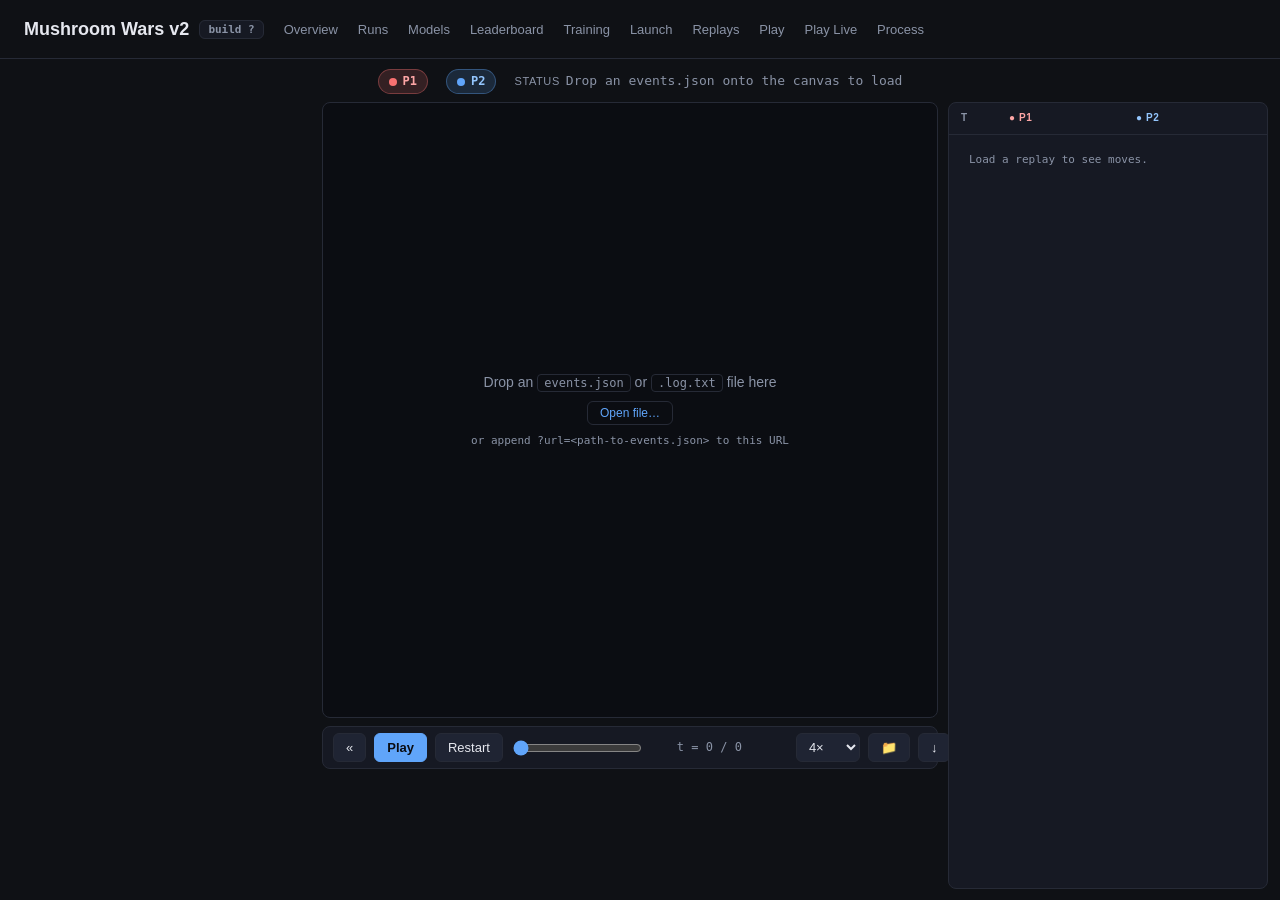
<file: dashboard/game.html>
<!doctype html>
<html lang="en">
<head>
  <meta charset="utf-8">
  <title>Mushroom Wars v2 — Replay</title>
  <link rel="stylesheet" href="lib/style.css">
  <style>
    /* Fill viewport: no scroll on body, three-column workspace */
    body { overflow: hidden; }
    main {
      max-width: none !important;
      padding: 10px 12px !important;
      margin: 0 !important;
      height: calc(100vh - 60px);
      display: flex;
      flex-direction: column;
      gap: 8px;
      box-sizing: border-box;
    }

    /* Top bar: meta + colored P1/P2 chips */
    .top-bar {
      display: flex;
      gap: 18px;
      align-items: center;
      justify-content: center;
      flex-wrap: wrap;
      flex-shrink: 0;
    }
    .player-chip {
      display: inline-flex;
      align-items: center;
      gap: 6px;
      padding: 3px 10px;
      border-radius: 999px;
      font-size: 12px;
      font-weight: 600;
      font-family: var(--mono);
    }
    .player-chip.p1 { background: rgba(248,113,113,0.16); color: #fca5a5; border: 1px solid rgba(248,113,113,0.35); }
    .player-chip.p2 { background: rgba(96,165,250,0.16); color: #93c5fd; border: 1px solid rgba(96,165,250,0.35); }
    .player-chip .dot {
      width: 8px; height: 8px; border-radius: 50%;
    }
    .player-chip.p1 .dot { background: #f87171; }
    .player-chip.p2 .dot { background: #60a5fa; }

    .workspace {
      display: grid;
      grid-template-columns: 300px minmax(0, 1fr) 320px;
      gap: 10px;
      flex: 1 1 auto;
      min-height: 0;
    }
    .col-left, .col-right {
      display: flex;
      flex-direction: column;
      gap: 8px;
      overflow-y: auto;
      min-height: 0;
    }
    .col-middle {
      display: flex;
      flex-direction: column;
      align-items: center;
      gap: 8px;
      min-height: 0;
      min-width: 0;
    }

    .viewer {
      display: contents;  /* let canvas-wrap + controls live directly in col-middle */
    }

    /* Compact tick table — right-side timeline */
    .tick-table-wrap {
      background: var(--bg-card);
      border: 1px solid var(--border);
      border-radius: var(--radius);
      flex: 1 1 auto;
      display: flex;
      flex-direction: column;
      min-height: 0;
    }
    .tick-table-header {
      display: grid;
      grid-template-columns: 40px 1fr 1fr;
      gap: 8px;
      padding: 8px 12px;
      border-bottom: 1px solid var(--border);
      color: var(--fg-muted);
      font-size: 10px;
      text-transform: uppercase;
      letter-spacing: .6px;
      font-weight: 600;
    }
    .tick-table-header .h-p1 { color: #fca5a5; }
    .tick-table-header .h-p2 { color: #93c5fd; }
    .tick-table {
      overflow-y: auto;
      padding: 6px 8px 8px 8px;
      font-family: var(--mono);
      font-size: 11px;
      line-height: 1.35;
      flex: 1 1 auto;
      min-height: 0;
    }
    .tick-row {
      display: grid;
      grid-template-columns: 40px 1fr 1fr;
      gap: 8px;
      padding: 4px 4px;
      border-radius: 4px;
      cursor: pointer;
    }
    .tick-row:hover { background: rgba(96,165,250,0.05); }
    .tick-row.expanded { background: rgba(96,165,250,0.08); }
    .tick-row.current  { background: rgba(234,179,8,0.10); }
    .tick-row .t       { color: var(--fg-muted); text-align: right; }
    .tick-row .col     { min-width: 0; }
    .tick-row .col > div { white-space: nowrap; overflow: hidden; text-overflow: ellipsis; }
    .tick-row .p1text  { color: #fca5a5; }
    .tick-row .p2text  { color: #93c5fd; }
    .tick-row .wait    { color: #4b5366; }
    .tick-row .cap     { color: #86efac; }
    .tick-row .loss    { color: #fca5a5; }
    .tick-row .rein    { color: #8b92a4; }
    .tick-row .end     { color: #fde68a; font-weight: 600; }
    .tick-details {
      grid-column: 1 / -1;
      margin: 2px 0 6px 44px;
      padding: 6px 10px;
      background: rgba(11,13,18,0.65);
      border-left: 2px solid var(--border);
      border-radius: 4px;
      font-size: 10.5px;
      color: var(--fg-muted);
    }
    .tick-details .d-row { margin: 4px 0; }
    .tick-details .d-side { font-weight: 600; font-size: 11px; margin-bottom: 2px; }
    .tick-details .d-side.p1 { color: #fca5a5; }
    .tick-details .d-side.p2 { color: #93c5fd; }
    .tick-details .bars { display: flex; gap: 3px; flex-wrap: wrap; margin-left: 48px; }
    .tick-details .head-label { display: inline-block; width: 44px; color: var(--fg-muted); font-size: 10px; }
    .tick-details .bar {
      padding: 1px 5px; border-radius: 3px;
      background: rgba(96,165,250,0.10);
      color: var(--fg); font-size: 10px;
    }
    .tick-details .bar.picked { background: rgba(96,165,250,0.28); color: #dbeafe; font-weight: 600; }
    .tick-details .vh { margin-bottom: 4px; color: var(--fg-muted); }
    .tick-details .vh b { color: var(--fg); }

    .log-panel {
      background: var(--bg-card);
      border: 1px solid var(--border);
      border-radius: var(--radius);
      padding: 10px 14px;
      font-family: var(--mono);
      font-size: 12px;
      line-height: 1.55;
      max-height: 360px;
      overflow-y: auto;
      margin-top: 14px;
    }
    .log-panel .row {
      display: grid;
      grid-template-columns: 52px 70px 1fr;
      gap: 10px;
      align-items: baseline;
      padding: 1px 0;
    }
    .log-panel .tick { color: var(--fg-muted); }
    .log-panel .p1    { color: #f87171; font-weight: 600; }
    .log-panel .p2    { color: #60a5fa; font-weight: 600; }
    .log-panel .neut  { color: var(--fg-muted); }
    .log-panel .verb  { color: var(--fg); font-weight: 600; }
    .log-panel .meta  { color: var(--fg-muted); }
    .log-panel .chip {
      display: inline-block;
      font-size: 10px;
      font-weight: 600;
      padding: 1px 6px;
      border-radius: 999px;
      margin-left: 6px;
      letter-spacing: .3px;
    }
    .log-panel .chip.capture   { background: rgba(52,211,153,0.18);  color: #86efac; }
    .log-panel .chip.reinforce { background: rgba(96,165,250,0.14);  color: #93c5fd; }
    .log-panel .chip.repelled  { background: rgba(248,113,113,0.14); color: #fca5a5; }
    .log-panel .chip.end       { background: rgba(234,179,8,0.18);   color: #fde68a; }
    .log-panel hr {
      border: none;
      border-top: 1px dashed var(--border);
      margin: 4px 0;
    }

    /* Agent mind — V(s) chart + per-decision bars in log */
    .mind-panel {
      background: var(--bg-card);
      border: 1px solid var(--border);
      border-radius: var(--radius);
      padding: 12px 14px;
      margin-top: 14px;
    }
    .mind-panel .mind-title {
      color: var(--fg-muted);
      font-size: 11px;
      text-transform: uppercase;
      letter-spacing: .6px;
      margin-bottom: 6px;
    }
    .mind-chart svg { display: block; width: 100%; height: 140px; }
    .mind-panel { padding: 8px 12px; margin-top: 0; }
    .mind-panel .mind-title { margin-bottom: 4px; }
    .obs-grid {
      display: grid;
      grid-template-columns: 1fr 1fr;
      gap: 8px;
      margin-top: 4px;
    }
    .obs-col {
      padding: 6px 8px;
      border-radius: 4px;
      background: rgba(11,13,18,0.55);
    }
    .obs-col.p1 { border-left: 2px solid #f87171; }
    .obs-col.p2 { border-left: 2px solid #60a5fa; }
    .obs-side-label {
      font-size: 11px;
      font-weight: 600;
      letter-spacing: .4px;
      margin-bottom: 4px;
    }
    .obs-col.p1 .obs-side-label { color: #fca5a5; }
    .obs-col.p2 .obs-side-label { color: #93c5fd; }
    .obs-row {
      display: flex;
      justify-content: space-between;
      align-items: baseline;
      font-size: 11px;
      padding: 1px 0;
    }
    .obs-row .obs-k { color: var(--fg-muted); }
    .obs-row .obs-v { font-family: var(--mono); color: var(--fg); font-weight: 600; }
    .obs-shared {
      margin-top: 8px;
      padding-top: 6px;
      border-top: 1px solid var(--border);
    }
    .time-bar-wrap {
      height: 6px;
      background: rgba(11,13,18,0.7);
      border-radius: 3px;
      overflow: hidden;
      margin: 4px 0;
    }
    .time-bar-fill {
      height: 100%;
      background: linear-gradient(90deg, var(--accent), #fbbf24 70%, #ef4444 95%);
      width: 0%;
      transition: width 80ms linear;
    }
    .mind-legend {
      display: flex;
      gap: 16px;
      font-size: 11px;
      color: var(--fg-muted);
      margin-top: 4px;
    }
    .mind-legend .swatch {
      display: inline-block;
      width: 10px; height: 2px;
      vertical-align: middle;
      margin-right: 4px;
    }

    /* Model Inputs panel — every named feature the encoder produces. */
    .mi-panel { padding: 8px 12px; }
    .mi-section-head {
      display: flex;
      justify-content: space-between;
      align-items: baseline;
      color: var(--fg-muted);
      font-size: 10px;
      letter-spacing: .6px;
      text-transform: uppercase;
      padding: 8px 0 3px 0;
      border-bottom: 1px solid var(--border);
      margin-bottom: 3px;
    }
    .mi-section-head .mi-section-sub { font-size: 9px; opacity: .7; }
    .mi-row {
      display: grid;
      grid-template-columns: 130px 44px 1fr;
      gap: 6px;
      align-items: center;
      font-size: 10.5px;
      padding: 1px 0;
    }
    .mi-row .mi-name { color: var(--fg); font-family: var(--mono); white-space: nowrap; overflow: hidden; text-overflow: ellipsis; }
    .mi-row .mi-val  { font-family: var(--mono); color: var(--fg); text-align: right; font-weight: 600; }
    .mi-row .mi-vis  { height: 14px; min-width: 0; }
    .mi-row svg { display: block; width: 100%; height: 100%; }
    .mi-row .mi-spark line { stroke: var(--accent); stroke-width: 1.2; fill: none; }
    .mi-row .mi-spark .cur  { fill: #fde68a; }
    .mi-global-wrap { display: contents; }
    .mi-global-wrap .mi-row { cursor: pointer; }
    .mi-global-wrap .mi-row:hover { background: rgba(96,165,250,0.06); border-radius: 3px; }
    .mi-global-wrap .mi-row.expanded { background: rgba(234,179,8,0.10); border-radius: 3px; }
    .mi-detail {
      display: none;
      padding: 6px 6px 8px 6px;
      margin: 2px 0 6px 0;
      background: rgba(11,13,18,0.6);
      border-left: 2px solid #fde68a;
      border-radius: 3px;
    }
    .mi-detail.open { display: block; }
    .mi-detail svg { width: 100%; height: 80px; display: block; }
    .mi-detail .axis { font-size: 9px; fill: var(--fg-muted); font-family: var(--mono); }
    .mi-detail .grid { stroke: rgba(255,255,255,0.06); stroke-width: 0.5; }
    .mi-detail .line { stroke: var(--accent); stroke-width: 1.4; fill: none; }
    .mi-detail .area { fill: rgba(96,165,250,0.10); stroke: none; }
    .mi-detail .cursor { stroke: #fde68a; stroke-width: 1; }
    .mi-detail .dot { fill: #fde68a; }

    .mi-selection {
      display: none;
      align-items: center;
      gap: 6px;
      padding: 4px 6px;
      margin: 3px 0 4px 0;
      background: rgba(234,179,8,0.10);
      border: 1px solid rgba(234,179,8,0.30);
      border-radius: 4px;
      font-size: 10.5px;
      font-family: var(--mono);
    }
    .mi-selection.on { display: flex; }
    .mi-selection .info { flex: 1; color: #fde68a; }
    .mi-selection button {
      background: transparent;
      color: var(--fg-muted);
      border: 1px solid var(--border);
      border-radius: 3px;
      padding: 1px 6px;
      font-size: 10px;
      cursor: pointer;
      font-family: inherit;
    }
    .mi-selection button:hover { color: var(--fg); border-color: var(--fg-muted); }
    #canvas { cursor: pointer; }

    /* Floating popup over the canvas: per-building feature values for the
       selected slot. Anchored next to the clicked building. */
    .bld-popup {
      position: absolute;
      display: none;
      background: rgba(11,13,18,0.96);
      border: 1px solid rgba(234,179,8,0.5);
      border-radius: 4px;
      padding: 6px 8px;
      font-family: var(--mono);
      font-size: 10px;
      color: var(--fg);
      width: 200px;
      z-index: 10;
      box-shadow: 0 4px 14px rgba(0,0,0,0.5);
      pointer-events: auto;
    }
    .bld-popup.on { display: block; }
    .bld-popup-head {
      display: flex;
      justify-content: space-between;
      align-items: center;
      gap: 6px;
      padding-bottom: 4px;
      margin-bottom: 4px;
      border-bottom: 1px solid var(--border);
      color: #fde68a;
      font-weight: 600;
      font-size: 11px;
    }
    .bld-popup-head .title { display: flex; flex-direction: column; gap: 1px; min-width: 0; }
    .bld-popup-head .meta  { color: var(--fg-muted); font-weight: 400; font-size: 10px; }
    .bld-popup-close {
      background: transparent;
      border: none;
      color: var(--fg-muted);
      cursor: pointer;
      font-size: 14px;
      line-height: 1;
      padding: 0 2px;
    }
    .bld-popup-close:hover { color: var(--fg); }
    .bp-row {
      display: grid;
      grid-template-columns: 1fr auto;
      gap: 8px;
      padding: 1px 0;
    }
    .bp-row .k { color: var(--fg-muted); }
    .bp-row .v { color: var(--fg); text-align: right; }
    .bp-row .v.zero { color: #4b5366; }
    .bp-row .v.on   { color: #86efac; font-weight: 600; }

    /* KPI panel — per-team reward breakdown, ranked by |contribution|. */
    #reward-breakdown { flex-direction: column; gap: 6px; }
    .kpi-team {
      display: flex;
      flex-direction: column;
      gap: 2px;
      padding: 4px 0;
    }
    .kpi-team-head {
      display: flex;
      align-items: center;
      gap: 6px;
      font-size: 11px;
      color: var(--fg);
      padding-bottom: 2px;
      border-bottom: 1px solid var(--border);
      margin-bottom: 2px;
    }
    .kpi-team-head .swatch {
      width: 8px; height: 8px; border-radius: 50%;
    }
    .kpi-team-head .kpi-total {
      margin-left: auto;
      font-family: var(--mono);
      font-weight: 600;
    }
    .kpi-row {
      display: grid;
      grid-template-columns: 1fr auto auto auto;
      gap: 8px;
      align-items: baseline;
      font-size: 11px;
      padding: 1px 0;
    }
    .kpi-row .kpi-name { color: var(--fg); }
    .kpi-row .kpi-weight { font-family: var(--mono); font-size: 10px; }
    .kpi-row .kpi-count { color: var(--fg-muted); font-family: var(--mono); font-size: 10px; }
    .kpi-row .kpi-val { font-family: var(--mono); font-weight: 600; min-width: 48px; text-align: right; }
    .kpi-pos  { color: #86efac; }
    .kpi-neg  { color: #fca5a5; }
    .kpi-zero { color: #4b5366; }

    .log-panel .think {
      grid-column: 3;
      margin: 2px 0 6px 0;
      padding: 6px 10px;
      background: rgba(255,255,255,0.02);
      border-left: 2px solid var(--border);
      border-radius: 4px;
      font-size: 11px;
      color: var(--fg-muted);
    }
    .log-panel .think .row-mini {
      display: grid;
      grid-template-columns: 52px 1fr;
      gap: 10px;
      align-items: center;
      margin: 2px 0;
    }
    .log-panel .think .head-label { color: var(--fg-muted); font-size: 10px; text-transform: uppercase; letter-spacing: .4px; }
    .log-panel .think .bars { display: flex; gap: 3px; align-items: stretch; flex-wrap: wrap; }
    .log-panel .think .bar {
      display: inline-flex;
      align-items: center;
      gap: 4px;
      padding: 1px 6px;
      border-radius: 3px;
      font-family: var(--mono);
      font-size: 10px;
      background: rgba(96,165,250,0.10);
      color: var(--fg);
    }
    .log-panel .think .bar.picked {
      background: rgba(96,165,250,0.28);
      color: #dbeafe;
      font-weight: 600;
    }
    .log-panel .think .vh {
      display: flex; gap: 14px;
      color: var(--fg-muted);
      font-family: var(--mono);
      font-size: 11px;
      margin-bottom: 4px;
    }
    .log-panel .think .vh b { color: var(--fg); font-weight: 600; }
    .meta-row {
      display: flex;
      gap: 24px;
      flex-wrap: wrap;
      align-items: baseline;
    }
    .meta-row .pair { display: flex; gap: 6px; align-items: baseline; }
    .meta-row .pair .label { color: var(--fg-muted); font-size: 11px; text-transform: uppercase; letter-spacing: .6px; }
    .meta-row .pair .value { font-family: var(--mono); font-size: 13px; }
    .winner-chip {
      padding: 2px 10px;
      border-radius: 999px;
      font-size: 12px;
      font-weight: 600;
    }
    .winner-chip.p1 { background: rgba(248,113,113,0.18); color: #fca5a5; }
    .winner-chip.p2 { background: rgba(96,165,250,0.18); color: #93c5fd; }
    .winner-chip.draw { background: rgba(107,114,128,0.25); color: var(--fg-muted); }

    .canvas-wrap {
      position: relative;
      background: #0b0d12;
      border: 1px solid var(--border);
      border-radius: var(--radius);
      overflow: hidden;
      aspect-ratio: 1;
      /* Fill the column; aspect-ratio keeps it square. The viewport-height
         cap keeps us from overflowing on short windows. */
      width: 100%;
      max-height: 100%;
      max-width: min(100%, calc(100vh - 90px));
      align-self: center;
    }
    canvas { display: block; width: 100%; height: 100%; }

    .dropzone {
      position: absolute; inset: 0;
      display: flex; align-items: center; justify-content: center;
      flex-direction: column;
      gap: 8px;
      color: var(--fg-muted);
      pointer-events: none;
    }
    .dropzone.active { background: rgba(96,165,250,0.06); color: var(--fg); }
    .dropzone code { font-size: 11px; color: var(--fg-muted); }

    .controls {
      display: flex;
      gap: 8px;
      align-items: center;
      padding: 6px 10px;
      background: var(--bg-card);
      border: 1px solid var(--border);
      border-radius: var(--radius);
      width: 100%;
      max-width: min(100%, calc(100vh - 90px));
      box-sizing: border-box;
    }
    .controls button {
      background: #1f2433;
      color: var(--fg);
      border: 1px solid var(--border);
      border-radius: 6px;
      padding: 6px 12px;
      font-size: 13px;
      cursor: pointer;
      font-family: inherit;
    }
    .controls button:hover { background: #262c3f; }
    .controls button.primary { background: var(--accent); color: #0b0d12; border-color: var(--accent); font-weight: 600; }
    .controls button.primary:hover { background: #82b8fc; }
    .controls input[type=range] { flex: 1; accent-color: var(--accent); }
    .controls .time {
      font-family: var(--mono);
      color: var(--fg-muted);
      font-size: 12px;
      min-width: 90px;
      text-align: right;
    }
    .controls select {
      background: #1f2433;
      color: var(--fg);
      border: 1px solid var(--border);
      border-radius: 6px;
      padding: 5px 8px;
      font-family: inherit;
      font-size: 13px;
    }
  </style>
</head>
<body>
  <header>
    <h1>Mushroom Wars v2</h1>
    <script type="module" src="lib/version.js"></script>
    <nav>
      <a href="./index.html">Overview</a>
      <a href="./runs.html">Runs</a>
      <a href="./models.html">Models</a>
      <a href="./elo.html">Leaderboard</a>
      <a href="./training.html">Training</a>
      <a href="./launch.html">Launch</a>
      <a href="./replays.html">Replays</a>
      <a href="./play.html">Play</a>
      <a href="./play-live.html">Play Live</a>
      <a href="./process.html">Process</a>
    </nav>
  </header>

  <main>
    <div class="top-bar">
      <span class="player-chip p1"><span class="dot"></span>P1</span>
      <span class="player-chip p2"><span class="dot"></span>P2</span>
      <div class="meta-row" id="meta" style="margin:0;">
        <div class="pair"><span class="label">Status</span><span class="value muted" id="status">Drop an events.json onto the canvas to load</span></div>
      </div>
    </div>

    <div class="workspace">
      <div class="col-left">
        <div class="mind-panel" id="obs-panel" style="display:none">
          <div class="mind-title">Observation @ t — what the network sees right now</div>
          <div class="obs-grid">
            <div class="obs-col p1">
              <div class="obs-side-label">P1</div>
              <div class="obs-row"><span class="obs-k">Buildings</span><span class="obs-v" id="obs-p1-b">—</span></div>
              <div class="obs-row"><span class="obs-k">Garrison</span><span class="obs-v" id="obs-p1-g">—</span></div>
              <div class="obs-row"><span class="obs-k">In flight</span><span class="obs-v" id="obs-p1-f">—</span></div>
              <div class="obs-row"><span class="obs-k">Total units</span><span class="obs-v" id="obs-p1-u">—</span></div>
              <div class="obs-row"><span class="obs-k">Production /t</span><span class="obs-v" id="obs-p1-p">—</span></div>
            </div>
            <div class="obs-col p2">
              <div class="obs-side-label">P2</div>
              <div class="obs-row"><span class="obs-k">Buildings</span><span class="obs-v" id="obs-p2-b">—</span></div>
              <div class="obs-row"><span class="obs-k">Garrison</span><span class="obs-v" id="obs-p2-g">—</span></div>
              <div class="obs-row"><span class="obs-k">In flight</span><span class="obs-v" id="obs-p2-f">—</span></div>
              <div class="obs-row"><span class="obs-k">Total units</span><span class="obs-v" id="obs-p2-u">—</span></div>
              <div class="obs-row"><span class="obs-k">Production /t</span><span class="obs-v" id="obs-p2-p">—</span></div>
            </div>
          </div>
          <div class="obs-shared">
            <div class="obs-row"><span class="obs-k">Tick</span><span class="obs-v" id="obs-tick">—</span></div>
            <div class="obs-row"><span class="obs-k">Time remaining</span><span class="obs-v" id="obs-time-remaining">—</span></div>
            <div class="time-bar-wrap">
              <div class="time-bar-fill" id="time-bar-fill"></div>
            </div>
            <div class="obs-row"><span class="obs-k">Decision</span><span class="obs-v" id="obs-decision">—</span></div>
          </div>
        </div>

        <div class="mind-panel mi-panel" id="model-inputs-panel" style="display:none">
          <div class="mind-title">Model inputs — what the encoder hands the network</div>
          <div id="mi-rows"></div>
        </div>

        <div class="mind-panel" id="mind-panel" style="display:none">
          <div class="mind-title">V(s) — "am I winning?"</div>
          <div class="mind-chart"><svg id="mind-chart" viewBox="0 0 800 180" preserveAspectRatio="none"></svg></div>
        </div>

        <div class="mind-panel" id="force-panel" style="display:none">
          <div class="mind-title">Force — buildings &amp; total units</div>
          <div class="mind-chart"><svg id="force-chart" viewBox="0 0 800 180" preserveAspectRatio="none"></svg></div>
          <div class="mind-legend"><span>Solid = units · dashed = buildings</span></div>
        </div>

        <div class="mind-panel" id="inflight-panel" style="display:none">
          <div class="mind-title">Units in flight — pressure / commitment</div>
          <div class="mind-chart"><svg id="inflight-chart" viewBox="0 0 800 180" preserveAspectRatio="none"></svg></div>
        </div>

        <div class="mind-panel" id="reward-panel" style="display:none">
          <div class="mind-title">Reward accumulation</div>
          <div class="mind-chart"><svg id="reward-chart" viewBox="0 0 800 180" preserveAspectRatio="none"></svg></div>
          <div class="mind-legend" id="reward-breakdown"></div>
        </div>

        <div class="mind-panel" id="entropy-panel" style="display:none">
          <div class="mind-title">Decision entropy — low = decisive, high = torn</div>
          <div class="mind-chart"><svg id="entropy-chart" viewBox="0 0 800 180" preserveAspectRatio="none"></svg></div>
        </div>
      </div>

      <div class="col-middle">
        <div class="canvas-wrap" id="canvas-wrap">
          <canvas id="canvas"></canvas>
          <div class="dropzone" id="dropzone">
            <div>Drop an <span class="inline-code">events.json</span> or <span class="inline-code">.log.txt</span> file here</div>
            <button id="open-file-dz" style="pointer-events:auto; background:transparent; color:var(--accent); border:1px solid var(--border); padding:4px 12px; border-radius:6px; cursor:pointer; font-family:inherit; font-size:12px;">Open file…</button>
            <code>or append ?url=&lt;path-to-events.json&gt; to this URL</code>
          </div>
          <input type="file" id="open-file-input" accept=".json,.txt,.log,application/json,text/plain" style="display:none;">
          <div class="bld-popup" id="bld-popup">
            <div class="bld-popup-head">
              <div class="title">
                <span id="bld-popup-title">Building #—</span>
                <span class="meta" id="bld-popup-meta">—</span>
              </div>
              <button class="bld-popup-close" id="bld-popup-close" title="Close">×</button>
            </div>
            <div id="bld-popup-rows"></div>
          </div>
        </div>
        <div class="controls">
          <button id="prev-game" title="Previous (older) game" disabled>«</button>
          <button id="play" class="primary">Play</button>
          <button id="restart">Restart</button>
          <input type="range" id="scrub" min="0" max="100" step="0.01" value="0">
          <span class="time" id="time">t = 0 / 0</span>
          <span class="game-pos muted" id="game-pos" style="font-family:var(--mono);font-size:11px;min-width:38px;text-align:center;"></span>
          <select id="speed">
            <option value="0.5">0.5×</option>
            <option value="1">1×</option>
            <option value="2">2×</option>
            <option value="4" selected>4×</option>
            <option value="8">8×</option>
          </select>
          <button id="open-file-ctl" title="Open a .json or .log.txt game file">📁</button>
          <button id="download-log" title="Download a narrated text log">↓</button>
          <button id="next-game" title="Next (newer) game" disabled>»</button>
        </div>
      </div>

      <div class="col-right">
        <div class="tick-table-wrap">
          <div class="tick-table-header">
            <span>t</span>
            <span class="h-p1">● P1</span>
            <span class="h-p2">● P2</span>
          </div>
          <div class="tick-table" id="tick-table">
            <div class="muted" style="padding:12px;">Load a replay to see moves.</div>
          </div>
        </div>
      </div>
    </div>
  </main>

  <script type="module">
    import { ReplayPlayer, OWNER_NAME } from "./lib/game_renderer.js";
    import { sb, publicUrl } from "./lib/supabase.js";
    import {
      GLOBAL_NAMES, BUILDING_NAMES, GROUP_NAMES,
      computeFeatures, precomputeGlobalSeries,
    } from "./lib/model_inputs.js";

    const $canvas   = document.getElementById("canvas");
    const $wrap     = document.getElementById("canvas-wrap");
    const $dropzone = document.getElementById("dropzone");
    const $status   = document.getElementById("status");
    const $meta     = document.getElementById("meta");
    const $play     = document.getElementById("play");
    const $restart  = document.getElementById("restart");
    const $scrub    = document.getElementById("scrub");
    const $time     = document.getElementById("time");
    const $speed    = document.getElementById("speed");
    const $download = document.getElementById("download-log");
    const $tickTable = document.getElementById("tick-table");
    const $mindPanel  = document.getElementById("mind-panel");
    const $mindChart  = document.getElementById("mind-chart");
    const $forcePanel = document.getElementById("force-panel");
    const $forceChart = document.getElementById("force-chart");
    const $rewardPanel = document.getElementById("reward-panel");
    const $rewardChart = document.getElementById("reward-chart");
    const $rewardBreakdown = document.getElementById("reward-breakdown");
    const $entropyPanel = document.getElementById("entropy-panel");
    const $entropyChart = document.getElementById("entropy-chart");
    const $prevGame = document.getElementById("prev-game");
    const $nextGame = document.getElementById("next-game");
    const $gamePos  = document.getElementById("game-pos");
    const $obsPanel = document.getElementById("obs-panel");
    const $miPanel  = document.getElementById("model-inputs-panel");
    const $miRows   = document.getElementById("mi-rows");
    const $inflightPanel = document.getElementById("inflight-panel");
    const $inflightChart = document.getElementById("inflight-chart");
    const $obsP1 = {
      b: document.getElementById("obs-p1-b"),
      g: document.getElementById("obs-p1-g"),
      f: document.getElementById("obs-p1-f"),
      u: document.getElementById("obs-p1-u"),
      p: document.getElementById("obs-p1-p"),
    };
    const $obsP2 = {
      b: document.getElementById("obs-p2-b"),
      g: document.getElementById("obs-p2-g"),
      f: document.getElementById("obs-p2-f"),
      u: document.getElementById("obs-p2-u"),
      p: document.getElementById("obs-p2-p"),
    };
    const $obsTick = document.getElementById("obs-tick");
    const $obsTimeRem = document.getElementById("obs-time-remaining");
    const $obsDecision = document.getElementById("obs-decision");
    const $timeBarFill = document.getElementById("time-bar-fill");

    // Cached force series for live obs lookup. Populated by renderForceChart.
    let _forceSeries = null;
    // Cached model-input globals series + per-row DOM refs. Populated by buildModelInputsPanel.
    let _miGlobals = null;
    let _miRowRefs = null;
    let _selectedSlot = null;
    let _expandedGlobal = null;

    let player = null;
    let currentData = null;

    function loadReplay(data) {
      if (player) player.destroy();
      currentData = data;
      player = new ReplayPlayer(data, $canvas);
      player.setSpeed(parseFloat($speed.value));  // honor the select's default
      $scrub.max = player.duration;

      player.onTick(() => {
        $scrub.value = player.t;
        $time.textContent = `t = ${player.t.toFixed(1)} / ${player.duration}`;
        updateMindCursor(player.t);
        updateTickTableCursor(player.t);
        updateObservation(player.t);
      });
      player.onStateChange(() => {
        $play.textContent = player.playing ? "Pause" : "Play";
        // Auto-advance on natural end: jump to the next (newer) game if there
        // is one; otherwise loop the current game.
        if (!player.playing && player.t >= player.duration) {
          setTimeout(() => {
            if (!player.playing && player.t >= player.duration) {
              if ($nextGame && !$nextGame.disabled) {
                $nextGame.click();
              } else {
                player.seek(0);
                player.play();
              }
            }
          }, 600);
        }
      });

      renderMeta(data);
      renderTickTable(data);
      renderMindChart(data);
      renderForceChart(data);
      renderRewardChart(data);
      renderEntropyChart(data);
      buildModelInputsPanel(data);
      updateObservation(0);
      $dropzone.style.display = "none";
      $play.textContent = "Play";
      $time.textContent = `t = 0 / ${player.duration}`;

      // Auto-play on load.
      player.play();
    }

    function renderMeta(d) {
      const w = d.winner;
      const winnerChip = w === 1 ? `<span class="winner-chip p1">P1 wins</span>`
                       : w === 2 ? `<span class="winner-chip p2">P2 wins</span>`
                       : w === 0 ? `<span class="winner-chip draw">Draw</span>`
                       : `<span class="muted">—</span>`;
      $meta.innerHTML = `
        <div class="pair"><span class="label">Sim</span><span class="value">${d.sim_version}</span></div>
        <div class="pair"><span class="label">Ticks</span><span class="value">${d.duration_ticks}</span></div>
        <div class="pair"><span class="label">Events</span><span class="value">${d.events.length}</span></div>
        <div class="pair"><span class="label">Outcome</span>${winnerChip}</div>
        <div class="pair"><span class="label">Game</span><span class="value mono">${(d.game_id || "").slice(0, 8)}</span></div>
      `;
    }

    // --- Controls ---------------------------------------------------------
    $play.addEventListener("click", () => {
      if (!player) return;
      player.toggle();
    });
    $restart.addEventListener("click", () => {
      if (!player) return;
      player.pause();
      player.seek(0);
      player.play();
    });
    $scrub.addEventListener("input", () => {
      if (!player) return;
      player.pause();
      player.seek(parseFloat($scrub.value));
    });
    $speed.addEventListener("change", () => {
      if (!player) return;
      player.setSpeed(parseFloat($speed.value));
    });
    $canvas.addEventListener("click", (e) => {
      if (!player) return;
      const slot = player.buildingAt(e.clientX, e.clientY);
      if (slot === null) return;
      _selectedSlot = (slot === _selectedSlot) ? null : slot;
      player.setSelectedSlot(_selectedSlot);
      updateModelInputs(player.t);
    });
    document.getElementById("bld-popup-close").addEventListener("click", () => {
      _selectedSlot = null;
      if (player) player.setSelectedSlot(null);
      updateModelInputs(player ? player.t : 0);
    });

    // --- Log narration ---------------------------------------------------
    function ownerName(o) { return o === 1 ? "P1" : o === 2 ? "P2" : "neutral"; }
    function ownerClass(o) { return o === 1 ? "p1" : o === 2 ? "p2" : "neut"; }
    function real(internal, scale) { return (internal / scale).toFixed(1); }
    function esc(s) { return String(s).replace(/[&<>"']/g, c => (
      { "&": "&amp;", "<": "&lt;", ">": "&gt;", '"': "&quot;", "'": "&#39;" }[c]
    )); }

    /** Build structured event data once; text + HTML both consume it. */
    function analyzeEvents(d) {
      const scale = d.scale ?? 10;
      const slotOwner = {};
      const slotGarrison = {};
      for (const b of d.map.buildings) {
        slotOwner[b.slot] = b.init.owner;
        slotGarrison[b.slot] = b.init.garrison;
      }
      const sendByGroup = {};
      const out = [];
      for (const e of d.events) {
        if (e.kind === "send") {
          sendByGroup[e.group] = e;
          out.push({
            t: e.t, kind: "send",
            owner: e.owner, src: e.src, dst: e.dst,
            count: e.count, count_real: +real(e.count, scale),
            src_after: e.src_garrison_after, src_after_real: +real(e.src_garrison_after, scale),
            arrive_t: e.arrive_t, group: e.group,
          });
          slotGarrison[e.src] = e.src_garrison_after;
        } else if (e.kind === "arrive") {
          const s = sendByGroup[e.group];
          const beforeOwner = slotOwner[e.dst];
          const beforeGarrison = slotGarrison[e.dst];
          let verdict = "reinforce";
          if (s && s.owner !== beforeOwner) {
            verdict = e.dst_owner_after === s.owner ? "capture" : "repelled";
          }
          out.push({
            t: e.t, kind: "arrive", group: e.group,
            owner: s?.owner, count: s?.count,
            count_real: s ? +real(s.count, scale) : null,
            dst: e.dst,
            before: { owner: beforeOwner, garrison: beforeGarrison, garrison_real: +real(beforeGarrison, scale) },
            after:  { owner: e.dst_owner_after, garrison: e.dst_garrison_after, garrison_real: +real(e.dst_garrison_after, scale) },
            verdict,
          });
          slotOwner[e.dst] = e.dst_owner_after;
          slotGarrison[e.dst] = e.dst_garrison_after;
        } else if (e.kind === "end") {
          out.push({ t: e.t, kind: "end", winner: e.winner });
        }
      }
      return out;
    }

    /** Plain text, for download/copy. */
    function narrateText(d) {
      const scale = d.scale ?? 10;
      const lines = [];
      lines.push("# Mushroom Wars v2 — Game log");
      lines.push(`game_id:     ${d.game_id ?? "?"}`);
      lines.push(`sim_version: ${d.sim_version ?? "?"}`);
      lines.push(`level:       ${d.level_name ?? "?"}`);
      lines.push(`seed:        ${d.seed ?? "?"}`);
      lines.push(`duration:    ${d.duration_ticks} ticks`);
      const w = d.winner === 1 ? "P1" : d.winner === 2 ? "P2" : d.winner === 0 ? "draw" : "?";
      lines.push(`winner:      ${w}`);
      lines.push("");
      lines.push("## Initial layout (real units)");
      for (const b of d.map.buildings) {
        lines.push(
          `  slot ${String(b.slot).padStart(2)}  ${ownerName(b.init.owner).padEnd(7)} ` +
          `garrison=${real(b.init.garrison, scale)}/${real(b.capacity, scale)}  at (${b.x}, ${b.y})`
        );
      }
      lines.push("");
      lines.push("## Events");

      const evs = analyzeEvents(d);
      let lastT = null;
      for (const e of evs) {
        if (lastT !== null && e.t !== lastT) lines.push("");
        lastT = e.t;
        const t = `t=${String(e.t).padStart(3)}`;
        if (e.kind === "send") {
          lines.push(
            `${t}  ${ownerName(e.owner).padEnd(2)}  SEND    slot ${e.src}→${e.dst}  ` +
            `×${e.count_real.toFixed(1)}   (src→${e.src_after_real.toFixed(1)}, arrives t=${e.arrive_t}) #g${e.group}`
          );
        } else if (e.kind === "arrive") {
          const side = ownerName(e.owner ?? 0);
          const c = e.count_real?.toFixed(1) ?? "?";
          const b = `${ownerName(e.before.owner)} ${e.before.garrison_real.toFixed(1)}`;
          const a = `${ownerName(e.after.owner)} ${e.after.garrison_real.toFixed(1)}`;
          const v = e.verdict === "capture" ? "CAPTURE"
                  : e.verdict === "repelled" ? "REPELLED"
                  : "reinforce";
          lines.push(
            `${t}  ${side.padEnd(2)}  ARRIVE  slot ${e.dst}  ×${c}   ` +
            `${b}  →  ${a}   [${v}] #g${e.group}`
          );
        } else if (e.kind === "end") {
          const w = e.winner === 1 ? "P1" : e.winner === 2 ? "P2" : e.winner === 0 ? "draw" : "?";
          lines.push(`${t}  END     ${w} wins`);
        }
      }
      return lines.join("\n") + "\n";
    }

    /** Render the small bar row for one head's top-K (src/type/tgt).
     * `picked` is the index the agent chose; that slot is highlighted. */
    function renderHeadBars(label, top, picked, formatter) {
      if (!top || top.length === 0) return "";
      // Find the picked entry's prob so non-picked bars can show how much
      // worse the model thought they were — AlphaGo-Teach-style affordance.
      const pickedEntry = top.find(([idx]) => idx === picked);
      const pickedProb  = pickedEntry ? pickedEntry[1] : null;
      const pills = top.map(([idx, p]) => {
        const isPicked = idx === picked;
        const pickedCls = isPicked ? " picked" : "";
        let title;
        if (isPicked) {
          title = `chosen action — ${formatter(idx)} at ${(p * 100).toFixed(1)}%`;
        } else if (pickedProb != null) {
          const ratio = pickedProb > 0 ? (p / pickedProb) : 0;
          const factor = ratio > 0 ? `${(1 / ratio).toFixed(1)}× less likely` : 'effectively zero';
          title = `alternative — ${formatter(idx)} at ${(p * 100).toFixed(1)}% · ${factor} than the chosen ${formatter(picked)}`;
        } else {
          title = `${formatter(idx)} at ${(p * 100).toFixed(1)}% (no chosen reference)`;
        }
        return `<span class="bar${pickedCls}" title="${title}">${formatter(idx)} ${(p * 100).toFixed(0)}%</span>`;
      }).join("");
      return `<div class="row-mini"><span class="head-label">${label}</span><span class="bars">${pills}</span></div>`;
    }

    const TYPE_LABELS = ["25%", "50%", "75%", "100%", "noop"];

    /** Expandable "mind" block rendered below a SEND or WAIT row. */
    function renderThinkBlock(decision) {
      if (!decision) return "";
      const v = decision.value.toFixed(2);
      const h = decision.entropy.toFixed(2);
      const srcBars = renderHeadBars("source", decision.src_top, decision.picked.src, i => `slot ${i}`);
      const typeBars = renderHeadBars("type", decision.type_top, decision.picked.type, i => TYPE_LABELS[i] ?? `?${i}`);
      const tgtBars = renderHeadBars("target", decision.tgt_top, decision.picked.tgt, i => `slot ${i}`);
      return (
        `<div class="think">` +
          `<div class="vh">V(s) <b>${v}</b> · entropy <b>${h}</b></div>` +
          srcBars + typeBars + tgtBars +
        `</div>`
      );
    }

    // ---- Compact tick table (right column) ------------------------------
    // One row per meaningful tick. Each row has: t | P1 cell | P2 cell.
    // Click a row to expand an inline "think" panel with policy bars.

    function fmtSend(e, scale) {
      const ct = (e.count / scale).toFixed(1);
      const sa = (e.src_garrison_after / scale).toFixed(1);
      const T  = TYPE_LABELS[e.type_idx ?? 0];
      return `<span class="send">⇒ SEND s${e.src}→${e.dst} ×${ct} <span class="muted">(s→${sa}, @${e.arrive_t})</span></span>`;
    }
    function fmtArriveForPlayer(e, p, scale) {
      // e is an arrive event (from analyzeEvents). Return the cell text for
      // player p: captures/losses/reinforces depending on how it affects p.
      const ct = (e.count_real).toFixed(1);
      const atk = e.owner;
      const before = e.before.owner;
      const after  = e.after.owner;
      // Reinforce on my building
      if (atk === p && before === p && after === p) {
        return `<span class="rein">↩ reinforce s${e.dst} +${ct}</span>`;
      }
      // I captured
      if (atk === p && after === p && before !== p) {
        return `<span class="cap">+ capture s${e.dst} ×${ct} → ${e.after.garrison_real.toFixed(1)}</span>`;
      }
      // I lost (was mine before, now not)
      if (before === p && after !== p) {
        return `<span class="loss">− lost s${e.dst} (to ${after === 1 ? "P1" : after === 2 ? "P2" : "neutral"})</span>`;
      }
      // My attack bounced off enemy
      if (atk === p && after !== p) {
        return `<span class="loss">· attack bounced s${e.dst}</span>`;
      }
      return "";
    }

    function renderTickTable(d) {
      const scale = d.scale ?? 10;
      const evs = analyzeEvents(d);
      const decisions = d.decisions ?? [];
      const decByKey = new Map();
      for (const dec of decisions) decByKey.set(`${dec.t}:${dec.player}`, dec);
      const sendKeys = new Set();
      for (const e of evs) if (e.kind === "send") sendKeys.add(`${e.t}:${e.owner}`);

      // Collect relevant ticks.
      const ticks = new Set();
      for (const e of evs) ticks.add(e.t);
      for (const dec of decisions) ticks.add(dec.t);
      const sortedTicks = [...ticks].sort((a, b) => a - b);

      const rows = sortedTicks.map(t => {
        const sendsAtT = evs.filter(e => e.t === t && e.kind === "send");
        const arrivesAtT = evs.filter(e => e.t === t && e.kind === "arrive");
        const endAtT = evs.find(e => e.t === t && e.kind === "end");
        const decsAtT = decisions.filter(dc => dc.t === t);

        // Per-player cell: their decision + their arrivals.
        function cell(p) {
          const parts = [];
          // The send they issued this tick (if any)
          const send = sendsAtT.find(s => s.owner === p);
          if (send) {
            // find the original send event record (with type_idx)
            const raw = d.events.find(e => e.kind === "send" && e.group === send.group);
            const ct = send.count_real.toFixed(1);
            const sa = send.src_after_real.toFixed(1);
            const travel = send.arrive_t - send.t + 1;
            parts.push(
              `<div><span class="p${p}text">⇒ SEND</span> s${send.src}→${send.dst} ×${ct} ` +
              `<span class="muted">(s→${sa}, @${send.arrive_t})</span></div>`
            );
          } else if (decByKey.has(`${t}:${p}`)) {
            // Decision at this tick but no send — NOOP
            parts.push(`<div class="wait">· wait</div>`);
          }
          // Arrivals touching this player
          for (const arr of arrivesAtT) {
            const html = fmtArriveForPlayer(arr, p, scale);
            if (html) parts.push(`<div>${html}</div>`);
          }
          return parts.join("") || `<div class="wait">·</div>`;
        }

        const hasDecision = decsAtT.length > 0;
        const clickable = hasDecision ? "cursor:pointer" : "cursor:default";
        const tickStr = String(t).padStart(3);
        let row = (
          `<div class="tick-row" data-t="${t}" style="${clickable}">` +
            `<span class="t">t=${tickStr}</span>` +
            `<span class="col p1text">${cell(1)}</span>` +
            `<span class="col p2text">${cell(2)}</span>` +
          `</div>`
        );
        if (endAtT) {
          const w = endAtT.winner === 1 ? "P1" : endAtT.winner === 2 ? "P2" : "draw";
          row += `<div class="tick-row"><span class="t">t=${tickStr}</span><span class="col end" style="grid-column:2 / span 2">END — ${w} wins</span></div>`;
        }
        return row;
      });

      $tickTable.innerHTML = rows.join("") || `<div class="muted" style="padding:12px;">No events.</div>`;

      // Click a row to jump the player to that tick. Pauses on click so the
      // moment is observable; user hits play to continue. Also toggles the
      // think-block expand/collapse on the same click.
      $tickTable.addEventListener("click", (ev) => {
        const row = ev.target.closest(".tick-row");
        if (!row || !row.dataset.t) return;
        const t = parseInt(row.dataset.t, 10);

        if (player) {
          player.pause();
          player.seek(t);
        }

        // Collapse any existing detail panels.
        $tickTable.querySelectorAll(".tick-details").forEach(el => el.remove());
        $tickTable.querySelectorAll(".tick-row.expanded").forEach(el => el.classList.remove("expanded"));
        // If this row was already expanded we're done (toggle off).
        if (row.classList.contains("was-expanded")) {
          $tickTable.querySelectorAll(".was-expanded").forEach(el => el.classList.remove("was-expanded"));
          return;
        }
        $tickTable.querySelectorAll(".was-expanded").forEach(el => el.classList.remove("was-expanded"));
        const decs = decisions.filter(dc => dc.t === t);
        if (decs.length === 0) return;
        row.classList.add("expanded", "was-expanded");
        const blocks = decs.map(dc => renderThinkBlockTable(dc)).join("");
        row.insertAdjacentHTML("afterend", `<div class="tick-details">${blocks}</div>`);
      }, { once: false });
    }

    /** Compact "think" block for the tick table — same data as before,
     * just styled for the narrow right column. */
    function renderThinkBlockTable(dec) {
      if (!dec) return "";
      const sideLbl = dec.player === 1 ? "P1" : "P2";
      const sideCls = dec.player === 1 ? "p1" : "p2";
      function bars(label, top, picked, fmt) {
        if (!top || top.length === 0) return "";
        const pickedEntry = top.find(([i]) => i === picked);
        const pickedProb  = pickedEntry ? pickedEntry[1] : null;
        const pills = top.slice(0, 5).map(([i, p]) => {
          const isPicked = i === picked;
          const cls = isPicked ? " picked" : "";
          let title;
          if (isPicked) {
            title = `chosen action — ${fmt(i)} at ${(p * 100).toFixed(1)}%`;
          } else if (pickedProb != null) {
            const ratio = pickedProb > 0 ? (p / pickedProb) : 0;
            const factor = ratio > 0 ? `${(1 / ratio).toFixed(1)}× less likely` : 'effectively zero';
            title = `alternative — ${fmt(i)} at ${(p * 100).toFixed(1)}% · ${factor} than the chosen ${fmt(picked)}`;
          } else {
            title = `${fmt(i)} at ${(p * 100).toFixed(1)}% (no chosen reference)`;
          }
          return `<span class="bar${cls}" title="${title}">${fmt(i)} ${(p * 100).toFixed(0)}%</span>`;
        }).join("");
        return `<div class="d-row"><span class="head-label">${label}</span>${pills}</div>`;
      }
      const v = dec.value.toFixed(2);
      const h = dec.entropy.toFixed(2);
      return (
        `<div class="d-side ${sideCls}">${sideLbl}</div>` +
        `<div class="vh">V(s) <b>${v}</b> · entropy <b>${h}</b></div>` +
        bars("source", dec.src_top,  dec.picked.src,  i => `s${i}`) +
        bars("type",   dec.type_top, dec.picked.type, i => TYPE_LABELS[i] ?? `?${i}`) +
        bars("target", dec.tgt_top,  dec.picked.tgt,  i => `s${i}`)
      );
    }

    /** Auto-scroll the tick table so the current playback tick is visible,
     * and highlight the row closest to `t`. */
    function updateTickTableCursor(t) {
      const rows = $tickTable.querySelectorAll(".tick-row[data-t]");
      if (!rows.length) return;
      let best = rows[0], bestDist = Infinity;
      for (const row of rows) {
        const rt = parseInt(row.dataset.t, 10);
        const d = Math.abs(rt - t);
        if (d < bestDist) { bestDist = d; best = row; }
      }
      rows.forEach(r => r.classList.remove("current"));
      best.classList.add("current");
      // Scroll only if the current row is out of view.
      const container = $tickTable;
      const rRect = best.getBoundingClientRect();
      const cRect = container.getBoundingClientRect();
      if (rRect.top < cRect.top + 20 || rRect.bottom > cRect.bottom - 20) {
        best.scrollIntoView({ block: "center", behavior: "auto" });
      }
    }

    // ---- V(s) + entropy mini-chart ---------------------------------------

    /** Build an SVG polyline from decision data. Returns {minT, maxT, bounds}
     * stashed on the panel for the cursor updater. */
    let mindMeta = null;

    /** Shared chart layout used by both V(s) and force charts. */
    function chartLayout(maxT) {
      return { W: 800, H: 180, PAD_L: 40, PAD_R: 52, PAD_T: 12, PAD_B: 22, maxT };
    }
    function xTickSvg(W, H, PAD_L, PAD_R, PAD_B, maxT, xFor) {
      const xTicks = [];
      const step = maxT <= 20 ? 5 : maxT <= 60 ? 10 : maxT <= 200 ? 25 : 50;
      for (let t = 0; t <= maxT; t += step) xTicks.push(t);
      if (xTicks[xTicks.length - 1] !== maxT) xTicks.push(maxT);
      return xTicks.map(t => {
        const x = xFor(t);
        return `<line x1="${x}" y1="${H-PAD_B}" x2="${x}" y2="${H-PAD_B+3}" stroke="#3a4155"/>` +
               `<text x="${x}" y="${H-PAD_B+14}" text-anchor="middle" fill="#8a93a6" font-size="10">${t}</text>`;
      }).join("");
    }

    function renderMindChart(d) {
      const decisions = d.decisions ?? [];
      const p1 = decisions.filter(dc => dc.player === 1);
      const p2 = decisions.filter(dc => dc.player === 2);
      if (p1.length === 0 && p2.length === 0) {
        $mindPanel.style.display = "none";
        mindMeta = null;
        return;
      }
      $mindPanel.style.display = "block";

      const { W, H, PAD_L, PAD_R, PAD_T, PAD_B } = chartLayout(1);
      const maxT = Math.max(d.duration_ticks, 1);

      // Auto-range V so nothing clips; include 0 and ±1 reference lines.
      const allV = [...p1, ...p2].map(dc => dc.value);
      const vAbs = Math.max(1.0, ...allV.map(v => Math.abs(v))) + 0.15;
      const vMin = -vAbs, vMax = vAbs;

      const xFor = t => PAD_L + (t / maxT) * (W - PAD_L - PAD_R);
      const yForV = v => PAD_T + (1 - (v - vMin) / (vMax - vMin)) * (H - PAD_T - PAD_B);

      const pts = ds => ds.map(dc => `${xFor(dc.t)},${yForV(dc.value)}`).join(" ");
      const zeroY = yForV(0), oneY = yForV(1), negOneY = yForV(-1);

      const yLabels = [
        { v:  1, label: "+1 winning" },
        { v:  0, label: " 0" },
        { v: -1, label: "−1 losing"  },
      ].filter(l => l.v >= vMin && l.v <= vMax)
       .map(l => `<text x="${PAD_L-6}" y="${yForV(l.v)+3}" text-anchor="end" fill="#8a93a6" font-size="10">${l.label}</text>`)
       .join("");

      // Chart colors match the canvas: P1 = red, P2 = blue.
      const lineP1 = p1.length ? `<polyline points="${pts(p1)}" fill="none" stroke="#f87171" stroke-width="2"/>` : "";
      const lineP2 = p2.length ? `<polyline points="${pts(p2)}" fill="none" stroke="#60a5fa" stroke-width="2"/>` : "";

      $mindChart.setAttribute("viewBox", `0 0 ${W} ${H}`);
      $mindChart.innerHTML = `
        <rect x="${PAD_L}" y="${PAD_T}" width="${W-PAD_L-PAD_R}" height="${H-PAD_T-PAD_B}" fill="#0b0d12" stroke="#262a36"/>
        <line x1="${PAD_L}" y1="${oneY}"    x2="${W-PAD_R}" y2="${oneY}"    stroke="#2a3346" stroke-dasharray="2 4"/>
        <line x1="${PAD_L}" y1="${zeroY}"   x2="${W-PAD_R}" y2="${zeroY}"   stroke="#3a4155" stroke-dasharray="3 3"/>
        <line x1="${PAD_L}" y1="${negOneY}" x2="${W-PAD_R}" y2="${negOneY}" stroke="#2a3346" stroke-dasharray="2 4"/>
        ${lineP1}
        ${lineP2}
        <line x1="${PAD_L}" y1="${H-PAD_B}" x2="${W-PAD_R}" y2="${H-PAD_B}" stroke="#3a4155"/>
        ${xTickSvg(W, H, PAD_L, PAD_R, PAD_B, maxT, xFor)}
        ${yLabels}
        <line id="mind-cursor" x1="${xFor(0)}" y1="${PAD_T}" x2="${xFor(0)}" y2="${H-PAD_B}"
              stroke="#e6e8ef" stroke-width="1" opacity="0.7"/>
      `;
      mindMeta = { W, H, PAD_L, PAD_R, PAD_T, PAD_B, maxT };
      updateMindCursor(0);
    }

    /** Build per-tick time series of (buildings_owned, total_units) per player
     * from the event stream + initial map. Returns arrays for t=0..maxT. */
    function computeForceSeries(d) {
      const scale = d.scale ?? 10;
      const prod = d.prod_per_tick ?? 10;
      const maxT = d.duration_ticks;
      // Per-slot state over time
      const owner = {};   // slot -> current owner
      const garr  = {};   // slot -> current garrison (internal)
      const cap   = {};   // slot -> capacity
      for (const b of d.map.buildings) {
        owner[b.slot] = b.init.owner;
        garr[b.slot]  = b.init.garrison;
        cap[b.slot]   = b.capacity;
      }
      // Group ID -> {owner, count}
      const squads = {};

      // Bucket events by tick.
      const byT = {};
      for (const e of d.events) (byT[e.t] = byT[e.t] || []).push(e);

      const buildings = { 1: [], 2: [] };  // array-by-tick of building counts
      const units     = { 1: [], 2: [] };
      const inflight  = { 1: [], 2: [] };  // squads-in-flight only
      const garrison  = { 1: [], 2: [] };  // total garrison (excludes inflight)
      const production = { 1: [], 2: [] }; // active production per tick (sum of non-full owned buildings × prod)

      for (let t = 0; t <= maxT; t++) {
        // Apply production (each owned building +prod, clamped to cap) —
        // happens each tick except initial state at t=0.
        if (t > 0) {
          for (const slot in owner) {
            if ((owner[slot] === 1 || owner[slot] === 2) && garr[slot] < cap[slot]) {
              garr[slot] = Math.min(cap[slot], garr[slot] + prod);
            }
          }
        }
        // Apply events at this tick (sends subtract src garrison; arrives flip owner/garr).
        for (const e of (byT[t] ?? [])) {
          if (e.kind === "send") {
            squads[e.group] = { owner: e.owner, count: e.count };
            garr[e.src] = e.src_garrison_after;  // authoritative
          } else if (e.kind === "arrive") {
            owner[e.dst] = e.dst_owner_after;
            garr[e.dst]  = e.dst_garrison_after;
            delete squads[e.group];
          }
        }
        // Snapshot totals.
        let b1 = 0, b2 = 0, g1 = 0, g2 = 0, p1 = 0, p2 = 0;
        for (const slot in owner) {
          if (owner[slot] === 1) {
            b1 += 1; g1 += garr[slot];
            if (garr[slot] < cap[slot]) p1 += prod;
          } else if (owner[slot] === 2) {
            b2 += 1; g2 += garr[slot];
            if (garr[slot] < cap[slot]) p2 += prod;
          }
        }
        let f1 = 0, f2 = 0;
        for (const gid in squads) {
          const s = squads[gid];
          if (s.owner === 1) f1 += s.count;
          else if (s.owner === 2) f2 += s.count;
        }
        buildings[1].push(b1); buildings[2].push(b2);
        garrison[1].push(g1 / scale); garrison[2].push(g2 / scale);
        inflight[1].push(f1 / scale); inflight[2].push(f2 / scale);
        units[1].push((g1 + f1) / scale); units[2].push((g2 + f2) / scale);
        production[1].push(p1 / scale); production[2].push(p2 / scale);
      }
      return { buildings, units, inflight, garrison, production, maxT };
    }

    function renderForceChart(d) {
      if (!d.map || !d.events || d.events.length === 0) {
        $forcePanel.style.display = "none";
        $inflightPanel.style.display = "none";
        $obsPanel.style.display = "none";
        _forceSeries = null;
        return;
      }
      $forcePanel.style.display = "block";
      $inflightPanel.style.display = "block";
      $obsPanel.style.display = "block";

      const series = computeForceSeries(d);
      _forceSeries = series;
      renderInflightChart(series);
      const { buildings, units, maxT } = series;
      const { W, H, PAD_L, PAD_R, PAD_T, PAD_B } = chartLayout(maxT);

      // Two y-axes conceptually (buildings 0..N, units 0..M) — we share the
      // range by scaling buildings to match the units' y-axis.
      const yMax = Math.max(1, ...units[1], ...units[2]) * 1.1;
      const bMax = Math.max(1, ...buildings[1], ...buildings[2]);

      const xFor = t => PAD_L + (t / maxT) * (W - PAD_L - PAD_R);
      const yFor = u => PAD_T + (1 - u / yMax) * (H - PAD_T - PAD_B);
      // buildings axis on the right: 0 = bottom, bMax = top. Render as dashed line.
      const yForB = b => PAD_T + (1 - b / bMax) * (H - PAD_T - PAD_B);

      const linePts = arr => arr.map((v, i) => `${xFor(i)},${yFor(v)}`).join(" ");
      const linePtsB = arr => arr.map((v, i) => `${xFor(i)},${yForB(v)}`).join(" ");

      // Right-axis labels for buildings (0..bMax).
      const bLabelY = [0, Math.ceil(bMax/2), bMax]
        .map(b => `<text x="${W - PAD_R + 4}" y="${yForB(b)+3}" text-anchor="start" fill="#8a93a6" font-size="10">${b}</text>`)
        .join("");
      const uLabelY = [0, Math.round(yMax/2), Math.round(yMax)]
        .map(u => `<text x="${PAD_L - 6}" y="${yFor(u)+3}" text-anchor="end" fill="#8a93a6" font-size="10">${u}</text>`)
        .join("");

      $forceChart.setAttribute("viewBox", `0 0 ${W} ${H}`);
      $forceChart.innerHTML = `
        <rect x="${PAD_L}" y="${PAD_T}" width="${W-PAD_L-PAD_R}" height="${H-PAD_T-PAD_B}" fill="#0b0d12" stroke="#262a36"/>

        <!-- Buildings (dashed) -->
        <polyline points="${linePtsB(buildings[1])}" fill="none" stroke="#f87171" stroke-width="1.5" stroke-dasharray="4 3" opacity="0.85"/>
        <polyline points="${linePtsB(buildings[2])}" fill="none" stroke="#60a5fa" stroke-width="1.5" stroke-dasharray="4 3" opacity="0.85"/>

        <!-- Total units (solid) -->
        <polyline points="${linePts(units[1])}" fill="none" stroke="#f87171" stroke-width="2"/>
        <polyline points="${linePts(units[2])}" fill="none" stroke="#60a5fa" stroke-width="2"/>

        <!-- Axes -->
        <line x1="${PAD_L}" y1="${H-PAD_B}" x2="${W-PAD_R}" y2="${H-PAD_B}" stroke="#3a4155"/>
        ${xTickSvg(W, H, PAD_L, PAD_R, PAD_B, maxT, xFor)}
        <text x="${PAD_L-6}" y="${PAD_T+10}" text-anchor="end" fill="#8a93a6" font-size="10">units</text>
        <text x="${W-PAD_R+4}" y="${PAD_T+10}" text-anchor="start" fill="#8a93a6" font-size="10">bldgs</text>
        ${uLabelY}
        ${bLabelY}

        <!-- Cursor -->
        <line id="force-cursor" x1="${xFor(0)}" y1="${PAD_T}" x2="${xFor(0)}" y2="${H-PAD_B}"
              stroke="#e6e8ef" stroke-width="1" opacity="0.7"/>
      `;
    }

    function renderInflightChart({ inflight, maxT }) {
      const { W, H, PAD_L, PAD_R, PAD_T, PAD_B } = chartLayout(maxT);
      const yMax = Math.max(1, ...inflight[1], ...inflight[2]) * 1.1;
      const xFor = t => PAD_L + (t / maxT) * (W - PAD_L - PAD_R);
      const yFor = u => PAD_T + (1 - u / yMax) * (H - PAD_T - PAD_B);
      const linePts = arr => arr.map((v, i) => `${xFor(i)},${yFor(v)}`).join(" ");
      const yLabel = [0, Math.round(yMax/2), Math.round(yMax)]
        .map(u => `<text x="${PAD_L - 6}" y="${yFor(u)+3}" text-anchor="end" fill="#8a93a6" font-size="10">${u}</text>`)
        .join("");
      $inflightChart.setAttribute("viewBox", `0 0 ${W} ${H}`);
      $inflightChart.innerHTML = `
        <rect x="${PAD_L}" y="${PAD_T}" width="${W-PAD_L-PAD_R}" height="${H-PAD_T-PAD_B}" fill="#0b0d12" stroke="#262a36"/>
        <polyline points="${linePts(inflight[1])}" fill="none" stroke="#f87171" stroke-width="2"/>
        <polyline points="${linePts(inflight[2])}" fill="none" stroke="#60a5fa" stroke-width="2"/>
        <line x1="${PAD_L}" y1="${H-PAD_B}" x2="${W-PAD_R}" y2="${H-PAD_B}" stroke="#3a4155"/>
        ${xTickSvg(W, H, PAD_L, PAD_R, PAD_B, maxT, xFor)}
        <text x="${PAD_L-6}" y="${PAD_T+10}" text-anchor="end" fill="#8a93a6" font-size="10">units</text>
        ${yLabel}
        <line id="inflight-cursor" x1="${xFor(0)}" y1="${PAD_T}" x2="${xFor(0)}" y2="${H-PAD_B}"
              stroke="#e6e8ef" stroke-width="1" opacity="0.7"/>
      `;
    }

    /** Pull the per-side stats at integer tick t from the cached force series.
     * Cheap O(1) — series arrays are pre-computed per-tick. */
    function obsAtTick(t) {
      if (!_forceSeries) return null;
      const i = Math.max(0, Math.min(_forceSeries.maxT, Math.floor(t)));
      return {
        b1: _forceSeries.buildings[1][i],
        b2: _forceSeries.buildings[2][i],
        g1: _forceSeries.garrison[1][i],
        g2: _forceSeries.garrison[2][i],
        f1: _forceSeries.inflight[1][i],
        f2: _forceSeries.inflight[2][i],
        u1: _forceSeries.units[1][i],
        u2: _forceSeries.units[2][i],
        p1: _forceSeries.production[1][i],
        p2: _forceSeries.production[2][i],
      };
    }

    /** Update the observation panel + time bar to reflect tick t.
     * Uses the cached force series, plus current decision if any tick matches. */
    function updateObservation(t) {
      if (!currentData || !_forceSeries) return;
      const o = obsAtTick(t);
      if (!o) return;
      const fmt = v => Math.round(v).toString();
      $obsP1.b.textContent = fmt(o.b1); $obsP2.b.textContent = fmt(o.b2);
      $obsP1.g.textContent = fmt(o.g1); $obsP2.g.textContent = fmt(o.g2);
      $obsP1.f.textContent = fmt(o.f1); $obsP2.f.textContent = fmt(o.f2);
      $obsP1.u.textContent = fmt(o.u1); $obsP2.u.textContent = fmt(o.u2);
      $obsP1.p.textContent = o.p1.toFixed(1); $obsP2.p.textContent = o.p2.toFixed(1);

      // Time horizon: prefer the sim-published cap, fall back to TIMEOUT_TICKS
      // mirror constant. Game can also end before cap (winner declared) — use
      // duration_ticks as the actual horizon for THIS game.
      const cap = currentData.game_timeout_ticks ?? TIMEOUT_TICKS;
      const remaining = Math.max(0, cap - t);
      $obsTick.textContent = `${Math.floor(t)} / ${currentData.duration_ticks}`;
      $obsTimeRem.textContent = `${remaining.toFixed(0)} ticks (cap ${cap})`;
      const pct = Math.min(100, (t / cap) * 100);
      $timeBarFill.style.width = `${pct}%`;

      // Active decision at this tick (if a per-decision snapshot exists).
      const decisions = currentData.decisions ?? [];
      const dec = decisions.length ? decisions.reduce((best, d) =>
        (d.t <= t && (!best || d.t > best.t)) ? d : best, null) : null;
      if (dec) {
        const player = dec.player === 1 ? 'P1' : 'P2';
        $obsDecision.textContent = `${player} @ t=${dec.t} · V=${dec.value.toFixed(2)} · H=${dec.entropy.toFixed(2)}`;
      } else {
        $obsDecision.textContent = '—';
      }

      // Move the inflight cursor too.
      const cursor = document.getElementById('inflight-cursor');
      if (cursor && _forceSeries) {
        const layout = chartLayout(_forceSeries.maxT);
        const x = layout.PAD_L + (Math.min(t, _forceSeries.maxT) / _forceSeries.maxT) * (layout.W - layout.PAD_L - layout.PAD_R);
        cursor.setAttribute('x1', x);
        cursor.setAttribute('x2', x);
      }

      updateModelInputs(t);
    }

    // --- Model Inputs panel: 41 named features the encoder produces ------
    /** Build row scaffolding once per loaded replay, then mutate values per tick. */
    function buildModelInputsPanel(d) {
      if (!d.map || !d.events) {
        $miPanel.style.display = "none";
        _miGlobals = null; _miRowRefs = null;
        return;
      }
      $miPanel.style.display = "block";
      _miGlobals = precomputeGlobalSeries(d);
      _selectedSlot = null;
      _expandedGlobal = null;

      $miRows.innerHTML = "";
      _miRowRefs = { globals: {}, building: {}, group: {} };

      // GLOBALS — clickable; click to expand a bigger sparkline
      const ghead = document.createElement("div");
      ghead.className = "mi-section-head";
      ghead.innerHTML = `<span>Globals</span><span class="mi-section-sub">10 · click to expand</span>`;
      $miRows.appendChild(ghead);
      for (const name of GLOBAL_NAMES) {
        const wrap = document.createElement("div");
        wrap.className = "mi-global-wrap";
        wrap.innerHTML = `
          <div class="mi-row" data-name="${name}">
            <span class="mi-name" title="${name}">${name}</span>
            <span class="mi-val">—</span>
            <span class="mi-vis"><svg class="mi-spark" viewBox="0 0 100 14" preserveAspectRatio="none"><polyline points="" /><circle class="cur" cx="0" cy="7" r="1.5"/></svg></span>
          </div>
          <div class="mi-detail" data-name="${name}">
            <svg viewBox="0 0 320 80" preserveAspectRatio="none">
              <path class="area" d="" />
              <polyline class="line" points="" />
              <line class="cursor" x1="0" y1="0" x2="0" y2="80" />
              <circle class="dot" cx="0" cy="0" r="2.5" />
              <text class="axis" x="2" y="10"></text>
              <text class="axis" x="2" y="76"></text>
              <text class="axis" x="318" y="10" text-anchor="end"></text>
              <text class="axis" x="318" y="76" text-anchor="end"></text>
            </svg>
          </div>
        `;
        $miRows.appendChild(wrap);
        const row = wrap.querySelector(".mi-row");
        const detail = wrap.querySelector(".mi-detail");
        _miRowRefs.globals[name] = {
          row,
          val:  row.querySelector(".mi-val"),
          line: row.querySelector("polyline"),
          dot:  row.querySelector(".cur"),
          detail,
          detailLine:   detail.querySelector(".line"),
          detailArea:   detail.querySelector(".area"),
          detailCursor: detail.querySelector(".cursor"),
          detailDot:    detail.querySelector(".dot"),
          detailAxes:   detail.querySelectorAll(".axis"),
        };
        drawSparkline(_miRowRefs.globals[name].line, _miGlobals.series[name]);
        drawBigSparkline(_miRowRefs.globals[name], _miGlobals.series[name]);
        row.addEventListener("click", () => toggleGlobalExpand(name));
      }

      // PER-GROUP — name | max | 32-slot bar pile
      const ghead2 = document.createElement("div");
      ghead2.className = "mi-section-head";
      ghead2.innerHTML = `<span>Per-group</span><span class="mi-section-sub">9 × 32</span>`;
      $miRows.appendChild(ghead2);
      for (const name of GROUP_NAMES) {
        const row = document.createElement("div");
        row.className = "mi-row";
        row.innerHTML = `<span class="mi-name" title="${name}">${name}</span><span class="mi-val">—</span><span class="mi-vis"><svg viewBox="0 0 32 14" preserveAspectRatio="none">${slotBarsTemplate("#fbbf24")}</svg></span>`;
        $miRows.appendChild(row);
        _miRowRefs.group[name] = {
          val: row.querySelector(".mi-val"),
          bars: row.querySelectorAll("rect"),
          baseColor: "#fbbf24",
        };
      }
    }

    function toggleGlobalExpand(name) {
      if (!_miRowRefs) return;
      if (_expandedGlobal === name) {
        _miRowRefs.globals[name].row.classList.remove("expanded");
        _miRowRefs.globals[name].detail.classList.remove("open");
        _expandedGlobal = null;
        return;
      }
      if (_expandedGlobal) {
        _miRowRefs.globals[_expandedGlobal].row.classList.remove("expanded");
        _miRowRefs.globals[_expandedGlobal].detail.classList.remove("open");
      }
      _expandedGlobal = name;
      _miRowRefs.globals[name].row.classList.add("expanded");
      _miRowRefs.globals[name].detail.classList.add("open");
      updateModelInputs(player ? player.t : 0);
    }

    /** One-shot draw of the big sparkline geometry; cursor moves per tick. */
    function drawBigSparkline(ref, series) {
      if (!series || series.length === 0) return;
      let lo = Infinity, hi = -Infinity;
      for (const v of series) { if (v < lo) lo = v; if (v > hi) hi = v; }
      const span = (hi - lo) || 1;
      const N = series.length;
      const W = 320, H = 80, padY = 6;
      const innerH = H - padY * 2;
      const pts = [];
      const path = [];
      for (let i = 0; i < N; i++) {
        const x = N > 1 ? (i / (N - 1)) * W : W / 2;
        const y = padY + (1 - (series[i] - lo) / span) * innerH;
        pts.push(`${x.toFixed(2)},${y.toFixed(2)}`);
        path.push(`${i === 0 ? 'M' : 'L'}${x.toFixed(2)} ${y.toFixed(2)}`);
      }
      ref.detailLine.setAttribute("points", pts.join(" "));
      // close the area path back to the bottom
      const last = pts[pts.length - 1].split(",");
      const first = pts[0].split(",");
      ref.detailArea.setAttribute("d", path.join(" ") + ` L${last[0]} ${H} L${first[0]} ${H} Z`);
      ref.detail.dataset.lo = lo;
      ref.detail.dataset.hi = hi;
      ref.detail.dataset.maxT = N - 1;
      ref.detailAxes[0].textContent = hi.toFixed(3);   // top-left  = max
      ref.detailAxes[1].textContent = lo.toFixed(3);   // bot-left  = min
      ref.detailAxes[2].textContent = `t=0`;
      ref.detailAxes[3].textContent = `t=${N - 1}`;
    }

    /** Inline 32 zero-height rects ready to be sized per tick. */
    function slotBarsTemplate(color) {
      let s = "";
      for (let i = 0; i < 32; i++) {
        s += `<rect x="${i + 0.1}" y="14" width="0.8" height="0" fill="${color}" />`;
      }
      return s;
    }

    /** Draw a 100×14 polyline through `series` (auto-scaled) into a polyline element. */
    function drawSparkline(line, series) {
      if (!series || series.length === 0) return;
      let lo = Infinity, hi = -Infinity;
      for (const v of series) { if (v < lo) lo = v; if (v > hi) hi = v; }
      const span = (hi - lo) || 1;
      const N = series.length;
      const pts = [];
      for (let i = 0; i < N; i++) {
        const x = N > 1 ? (i / (N - 1)) * 100 : 50;
        const y = 13 - ((series[i] - lo) / span) * 12;
        pts.push(`${x.toFixed(2)},${y.toFixed(2)}`);
      }
      line.setAttribute("points", pts.join(" "));
      line.dataset.lo = lo; line.dataset.hi = hi;
    }

    function updateModelInputs(t) {
      if (!_miRowRefs || !_miGlobals || !currentData) return;
      // Globals — current value + sparkline cursor + (if expanded) big chart cursor
      const ti = Math.max(0, Math.min(_miGlobals.maxT, Math.floor(t)));
      for (const name of GLOBAL_NAMES) {
        const ref = _miRowRefs.globals[name];
        const v = _miGlobals.series[name][ti];
        ref.val.textContent = fmtFeat(v);
        const lo = parseFloat(ref.line.dataset.lo);
        const hi = parseFloat(ref.line.dataset.hi);
        const span = (hi - lo) || 1;
        const x = _miGlobals.maxT > 0 ? (ti / _miGlobals.maxT) * 100 : 50;
        const y = 13 - ((v - lo) / span) * 12;
        ref.dot.setAttribute("cx", x.toFixed(2));
        ref.dot.setAttribute("cy", y.toFixed(2));
        if (name === _expandedGlobal) {
          const dlo = parseFloat(ref.detail.dataset.lo);
          const dhi = parseFloat(ref.detail.dataset.hi);
          const dspan = (dhi - dlo) || 1;
          const padY = 6, H = 80, innerH = H - padY * 2;
          const dx = _miGlobals.maxT > 0 ? (ti / _miGlobals.maxT) * 320 : 160;
          const dy = padY + (1 - (v - dlo) / dspan) * innerH;
          ref.detailCursor.setAttribute("x1", dx);
          ref.detailCursor.setAttribute("x2", dx);
          ref.detailDot.setAttribute("cx", dx);
          ref.detailDot.setAttribute("cy", dy);
        }
      }
      // Per-slot — derive features at the live (fractional) tick.
      const f = computeFeatures(currentData, t);
      for (const name of GROUP_NAMES) updateSlotRow(_miRowRefs.group[name], f.group[name], null);
      updateBuildingPopup(f, _selectedSlot);
    }

    /** Render + anchor the per-building popup over the canvas. */
    function updateBuildingPopup(f, slot) {
      const $popup = document.getElementById("bld-popup");
      if (!$popup) return;
      if (slot === null || !player) {
        $popup.classList.remove("on");
        return;
      }
      const owner = f.building.is_p1[slot] ? "P1"
                  : f.building.is_p2[slot] ? "P2"
                  : f.building.is_neutral[slot] ? "Neutral"
                  : "—";
      const garrRaw = Math.round(f.building.garrison_norm[slot] * (currentData.scale ?? 10) * 30);
      const capRaw  = Math.round(f.building.capacity_norm[slot]  * (currentData.scale ?? 10) * 30);
      document.getElementById("bld-popup-title").textContent = `Building #${slot} · ${owner}`;
      document.getElementById("bld-popup-meta").textContent  = `garrison ${garrRaw} / cap ${capRaw}`;

      let rows = "";
      for (const name of BUILDING_NAMES) {
        const v = f.building[name][slot] || 0;
        let cls = "", txt;
        if (v === 0) { cls = "zero"; txt = "0"; }
        else if (v === 1) { cls = "on"; txt = "1"; }
        else txt = v.toFixed(3);
        rows += `<div class="bp-row"><span class="k">${name}</span><span class="v ${cls}">${txt}</span></div>`;
      }
      document.getElementById("bld-popup-rows").innerHTML = rows;

      const pos = player.slotScreenPos(slot);
      if (!pos) { $popup.classList.remove("on"); return; }
      $popup.classList.add("on");
      const wrap = document.getElementById("canvas-wrap");
      const wrapW = wrap.clientWidth;
      const wrapH = wrap.clientHeight;
      const popupW = $popup.offsetWidth || 200;
      const popupH = $popup.offsetHeight || 360;
      // Right of the building, fall back to left if it would overflow.
      let left = pos[0] + 36;
      if (left + popupW + 4 > wrapW) left = pos[0] - popupW - 36;
      left = Math.max(4, Math.min(wrapW - popupW - 4, left));
      let top = pos[1] - popupH / 2;
      top = Math.max(4, Math.min(wrapH - popupH - 4, top));
      $popup.style.left = `${left}px`;
      $popup.style.top  = `${top}px`;
    }

    function updateSlotRow(ref, values, selectedSlot) {
      let mx = 0;
      for (const v of values) if (v > mx) mx = v;
      const denom = mx > 0 ? mx : 1;
      const display = (selectedSlot != null) ? (values[selectedSlot] || 0) : mx;
      ref.val.textContent = display === 0 ? "0.00" : display.toFixed(2);
      for (let i = 0; i < 32; i++) {
        const v = values[i] || 0;
        const h = (v / denom) * 13;
        const bar = ref.bars[i];
        bar.setAttribute("height", h.toFixed(2));
        bar.setAttribute("y", (14 - h).toFixed(2));
        if (i === selectedSlot) {
          bar.setAttribute("fill", "#fde68a");
          bar.style.opacity = "1";
        } else {
          bar.setAttribute("fill", ref.baseColor);
          bar.style.opacity = v > 0 ? (selectedSlot != null ? "0.45" : "1") : "0.18";
        }
      }
    }

    function fmtFeat(v) {
      if (!isFinite(v)) return "—";
      if (Math.abs(v) < 0.001 && v !== 0) return v.toExponential(1);
      return v.toFixed(3);
    }

    // Mirrors sim/config.py reward constants and sim/engine.py _check_victory.
    const REWARD_CAPTURE     = 0.1;
    const REWARD_LOSS        = -0.1;
    const REWARD_WIN         = 1.0;
    const REWARD_LOSE        = -1.0;
    const REWARD_DRAW        = 0.0;
    const REWARD_SPEED_BONUS = 0.5;
    const TIMEOUT_TICKS      = 200;

    /** Derive per-player reward stream from events.
     * Shaping: +0.1 per capture of a neutral/enemy; −0.1 when a player loses
     *          a previously-owned building to someone else.
     * Terminal: winner = +1.0 + speed_bonus, loser = −1.0 (0 on draw).
     *   speed_bonus = REWARD_SPEED_BONUS * max(0, 1 - end_tick / TIMEOUT_TICKS),
     *   so faster wins earn more. Timeout wins (end_tick == TIMEOUT) get no bonus.
     * Returns {cum: {1:[…], 2:[…]}, bk: {1:{captures,losses,...},2:{...}}, maxT}. */
    function computeRewardSeries(d) {
      const maxT = d.duration_ticks;

      const cum = { 1: new Array(maxT + 1).fill(0), 2: new Array(maxT + 1).fill(0) };
      // Per-team realized contribution per KPI. Counts let us show "× N" alongside.
      const blank = () => ({
        capture: 0, capture_n: 0,
        loss: 0, loss_n: 0,
        terminal_win: 0,
        terminal_lose: 0,
        terminal_draw: 0,
        speed_bonus: 0,
      });
      const bk = { 1: blank(), 2: blank() };

      const byT = {};
      for (const e of d.events) (byT[e.t] = byT[e.t] || []).push(e);
      // Initial owners (for tracking "lost from P1/P2" at each arrive).
      const owner = {};
      for (const b of d.map.buildings) owner[b.slot] = b.init.owner;
      // Need send owner to know who was attacking.
      const sendOwner = {};

      let r1 = 0, r2 = 0;
      for (let t = 0; t <= maxT; t++) {
        for (const e of (byT[t] ?? [])) {
          if (e.kind === "send") {
            sendOwner[e.group] = e.owner;
          } else if (e.kind === "arrive") {
            const attacker = sendOwner[e.group];
            const before = owner[e.dst];
            const after  = e.dst_owner_after;
            if (attacker !== undefined && attacker !== before && after === attacker) {
              if (attacker === 1) { r1 += REWARD_CAPTURE; bk[1].capture += REWARD_CAPTURE; bk[1].capture_n++; }
              else if (attacker === 2) { r2 += REWARD_CAPTURE; bk[2].capture += REWARD_CAPTURE; bk[2].capture_n++; }
              if (before === 1) { r1 += REWARD_LOSS; bk[1].loss += REWARD_LOSS; bk[1].loss_n++; }
              else if (before === 2) { r2 += REWARD_LOSS; bk[2].loss += REWARD_LOSS; bk[2].loss_n++; }
            }
            owner[e.dst] = after;
          } else if (e.kind === "end") {
            const speedBonus = REWARD_SPEED_BONUS * Math.max(0, 1 - e.t / TIMEOUT_TICKS);
            if (e.winner === 1) {
              r1 += REWARD_WIN + speedBonus;  r2 += REWARD_LOSE;
              bk[1].terminal_win = REWARD_WIN; bk[1].speed_bonus = speedBonus;
              bk[2].terminal_lose = REWARD_LOSE;
            } else if (e.winner === 2) {
              r1 += REWARD_LOSE; r2 += REWARD_WIN + speedBonus;
              bk[2].terminal_win = REWARD_WIN; bk[2].speed_bonus = speedBonus;
              bk[1].terminal_lose = REWARD_LOSE;
            } else {
              bk[1].terminal_draw = REWARD_DRAW;
              bk[2].terminal_draw = REWARD_DRAW;
            }
          }
        }
        cum[1][t] = r1;
        cum[2][t] = r2;
      }
      const total = (b) => b.capture + b.loss + b.terminal_win + b.terminal_lose + b.terminal_draw + b.speed_bonus;
      bk[1].total = total(bk[1]);
      bk[2].total = total(bk[2]);
      return { cum, bk, maxT };
    }

    /** Render the KPI panel: every reward component for both teams, ranked
     * by the magnitude of its realized contribution this game. Each row also
     * shows the configured weight so unused/zero KPIs are visible. */
    function renderKpiPanel(bk) {
      // (key, label, weightStr, realizedValue, count|null) per side.
      const rowsFor = (b) => [
        ["capture",       "Capture",        `+${REWARD_CAPTURE}/each`,    b.capture,       b.capture_n],
        ["loss",          "Loss",           `${REWARD_LOSS}/each`,        b.loss,          b.loss_n],
        ["terminal_win",  "Win (terminal)", `+${REWARD_WIN}`,             b.terminal_win,  null],
        ["speed_bonus",   "Speed bonus",    `up to +${REWARD_SPEED_BONUS}`, b.speed_bonus, null],
        ["terminal_lose", "Lose (terminal)", `${REWARD_LOSE}`,            b.terminal_lose, null],
        ["terminal_draw", "Draw (terminal)", `${REWARD_DRAW}`,            b.terminal_draw, null],
      ];
      const fmt = n => (n >= 0 ? "+" : "") + n.toFixed(2);
      const renderTeam = (label, color, b) => {
        const rows = rowsFor(b)
          .slice()
          .sort((a, c) => Math.abs(c[3]) - Math.abs(a[3]));
        const body = rows.map(([key, name, weight, value, count]) => {
          const cls = value > 0 ? "kpi-pos" : value < 0 ? "kpi-neg" : "kpi-zero";
          const cnt = count !== null ? `<span class="kpi-count">× ${count}</span>` : "";
          return (
            `<div class="kpi-row">` +
              `<span class="kpi-name">${name}</span>` +
              `<span class="kpi-weight muted">${weight}</span>` +
              `${cnt}` +
              `<span class="kpi-val ${cls}">${fmt(value)}</span>` +
            `</div>`
          );
        }).join("");
        return (
          `<div class="kpi-team">` +
            `<div class="kpi-team-head">` +
              `<span class="swatch" style="background:${color}"></span>` +
              `<b>${label}</b>` +
              `<span class="kpi-total ${b.total >= 0 ? "kpi-pos" : "kpi-neg"}">${fmt(b.total)}</span>` +
            `</div>` +
            body +
          `</div>`
        );
      };
      return renderTeam("P1", "#f87171", bk[1]) + renderTeam("P2", "#60a5fa", bk[2]);
    }

    function renderRewardChart(d) {
      if (!d.map || !d.events || d.events.length === 0) {
        $rewardPanel.style.display = "none";
        return;
      }
      $rewardPanel.style.display = "block";

      const { cum, bk, maxT } = computeRewardSeries(d);
      const { W, H, PAD_L, PAD_R, PAD_T, PAD_B } = chartLayout(maxT);

      // Symmetric y-range around 0 so win/lose symmetry reads cleanly.
      const all = [...cum[1], ...cum[2]];
      const yAbs = Math.max(1.2, ...all.map(v => Math.abs(v))) * 1.05;
      const yMin = -yAbs, yMax = yAbs;

      const xFor = t => PAD_L + (t / Math.max(maxT, 1)) * (W - PAD_L - PAD_R);
      const yFor = v => PAD_T + (1 - (v - yMin) / (yMax - yMin)) * (H - PAD_T - PAD_B);

      const pts = arr => arr.map((v, i) => `${xFor(i)},${yFor(v)}`).join(" ");
      const zeroY = yFor(0), oneY = yFor(1), negOneY = yFor(-1);

      // KPI panel — every reward component, both teams, ranked by |contribution|.
      $rewardBreakdown.innerHTML = renderKpiPanel(bk);

      // Y labels at ±1, 0 if in range.
      const yLabelSvg = [
        { v:  1, label: "+1 win" },
        { v:  0, label: " 0" },
        { v: -1, label: "−1 lose" },
      ].filter(l => l.v >= yMin && l.v <= yMax)
       .map(l => `<text x="${PAD_L-6}" y="${yFor(l.v)+3}" text-anchor="end" fill="#8a93a6" font-size="10">${l.label}</text>`)
       .join("");

      $rewardChart.setAttribute("viewBox", `0 0 ${W} ${H}`);
      $rewardChart.innerHTML = `
        <rect x="${PAD_L}" y="${PAD_T}" width="${W-PAD_L-PAD_R}" height="${H-PAD_T-PAD_B}" fill="#0b0d12" stroke="#262a36"/>
        <line x1="${PAD_L}" y1="${oneY}"    x2="${W-PAD_R}" y2="${oneY}"    stroke="#2a3346" stroke-dasharray="2 4"/>
        <line x1="${PAD_L}" y1="${zeroY}"   x2="${W-PAD_R}" y2="${zeroY}"   stroke="#3a4155" stroke-dasharray="3 3"/>
        <line x1="${PAD_L}" y1="${negOneY}" x2="${W-PAD_R}" y2="${negOneY}" stroke="#2a3346" stroke-dasharray="2 4"/>

        <polyline points="${pts(cum[1])}" fill="none" stroke="#f87171" stroke-width="2"/>
        <polyline points="${pts(cum[2])}" fill="none" stroke="#60a5fa" stroke-width="2"/>

        <line x1="${PAD_L}" y1="${H-PAD_B}" x2="${W-PAD_R}" y2="${H-PAD_B}" stroke="#3a4155"/>
        ${xTickSvg(W, H, PAD_L, PAD_R, PAD_B, maxT, xFor)}
        ${yLabelSvg}

        <line id="reward-cursor" x1="${xFor(0)}" y1="${PAD_T}" x2="${xFor(0)}" y2="${H-PAD_B}"
              stroke="#e6e8ef" stroke-width="1" opacity="0.7"/>
      `;
    }

    function renderEntropyChart(d) {
      const decisions = d.decisions ?? [];
      const p1 = decisions.filter(dc => dc.player === 1);
      const p2 = decisions.filter(dc => dc.player === 2);
      if (p1.length === 0 && p2.length === 0) {
        $entropyPanel.style.display = "none";
        return;
      }
      $entropyPanel.style.display = "block";

      const { W, H, PAD_L, PAD_R, PAD_T, PAD_B } = chartLayout(1);
      const maxT = Math.max(d.duration_ticks, 1);
      // Theoretical max entropy = ln(32) + ln(5) + ln(32) ≈ 8.6 nats; floor to 4 for tight charts.
      const all = [...p1, ...p2].map(dc => dc.entropy);
      const yMax = Math.max(2, ...all) * 1.1;

      const xFor = t => PAD_L + (t / maxT) * (W - PAD_L - PAD_R);
      const yFor = e => PAD_T + (1 - e / yMax) * (H - PAD_T - PAD_B);
      const pts = arr => arr.map(dc => `${xFor(dc.t)},${yFor(dc.entropy)}`).join(" ");

      const lineP1 = p1.length ? `<polyline points="${pts(p1)}" fill="none" stroke="#f87171" stroke-width="2"/>` : "";
      const lineP2 = p2.length ? `<polyline points="${pts(p2)}" fill="none" stroke="#60a5fa" stroke-width="2"/>` : "";

      const yLabelSvg = [0, Math.round(yMax/2), Math.round(yMax)]
        .map(v => `<text x="${PAD_L-6}" y="${yFor(v)+3}" text-anchor="end" fill="#8a93a6" font-size="10">${v}</text>`)
        .join("");

      $entropyChart.setAttribute("viewBox", `0 0 ${W} ${H}`);
      $entropyChart.innerHTML = `
        <rect x="${PAD_L}" y="${PAD_T}" width="${W-PAD_L-PAD_R}" height="${H-PAD_T-PAD_B}" fill="#0b0d12" stroke="#262a36"/>
        ${lineP1}${lineP2}
        <line x1="${PAD_L}" y1="${H-PAD_B}" x2="${W-PAD_R}" y2="${H-PAD_B}" stroke="#3a4155"/>
        ${xTickSvg(W, H, PAD_L, PAD_R, PAD_B, maxT, xFor)}
        ${yLabelSvg}
        <line id="entropy-cursor" x1="${xFor(0)}" y1="${PAD_T}" x2="${xFor(0)}" y2="${H-PAD_B}"
              stroke="#e6e8ef" stroke-width="1" opacity="0.7"/>
      `;
    }

    function updateMindCursor(t) {
      if (!mindMeta) return;
      const { W, PAD_L, PAD_R, maxT } = mindMeta;
      const x = PAD_L + (Math.min(t, maxT) / maxT) * (W - PAD_L - PAD_R);
      for (const id of ["mind-cursor", "force-cursor", "reward-cursor", "entropy-cursor"]) {
        const cur = document.getElementById(id);
        if (cur) { cur.setAttribute("x1", x); cur.setAttribute("x2", x); }
      }
    }

    $download.addEventListener("click", () => {
      if (!currentData) return;
      const text = narrateText(currentData);
      const blob = new Blob([text], { type: "text/plain;charset=utf-8" });
      const a = document.createElement("a");
      a.href = URL.createObjectURL(blob);
      a.download = `mw2-game-${(currentData.game_id ?? "unknown").slice(0, 8)}.log.txt`;
      a.click();
      setTimeout(() => URL.revokeObjectURL(a.href), 1000);
    });

    // --- Open file (drag-drop + click-to-pick) ---------------------------
    // Accepts:
    //   • events.json — full replay; loaded directly.
    //   • .log.txt    — narrated text log (only summary fields). We extract
    //                   the `game_id:` line from the header and fetch the
    //                   original JSON from Supabase storage. This is what
    //                   the ↓ download button produces, so round-tripping
    //                   "download → re-open" works.
    async function openLogTxtByGameId(text) {
      const m = text.match(/^game_id:\s*(\S+)/m);
      if (!m) {
        $status.textContent = "error: .log.txt missing `game_id:` header";
        return;
      }
      const gameId = m[1];
      $status.textContent = `looking up game ${gameId.slice(0, 8)}…`;
      const { data, error } = await sb.from('games')
        .select('actions_url, match_id')
        .eq('id', gameId)
        .maybeSingle();
      if (error || !data) {
        $status.textContent = `error: game ${gameId.slice(0, 8)} not in Supabase (${error?.message ?? "no row"})`;
        return;
      }
      if (!data.actions_url) {
        $status.textContent = `error: game ${gameId.slice(0, 8)} has no replay JSON in storage`;
        return;
      }
      const url = publicUrl(data.actions_url);
      try {
        const json = await fetch(url).then(r => {
          if (!r.ok) throw new Error(`HTTP ${r.status}`);
          return r.json();
        });
        loadReplay(json);
        // Reflect in the URL so refresh keeps you here, and pull in match nav.
        const params = new URLSearchParams(location.search);
        params.set('url', url);
        if (data.match_id) params.set('match', data.match_id);
        history.replaceState({}, '', `${location.pathname}?${params}`);
      } catch (err) {
        $status.textContent = `fetch error: ${err.message}`;
      }
    }

    function onFile(file) {
      const reader = new FileReader();
      reader.onload = (e) => {
        const text = e.target.result;
        // Heuristic: our text logs start with "# Mushroom Wars v2"; JSON
        // replays start with "{". Fall back to extension if needed.
        const head = text.slice(0, 64).trimStart();
        const isLog = head.startsWith("#") || /\.log\.txt$|\.log$|\.txt$/i.test(file.name);
        const isJson = head.startsWith("{") || /\.json$/i.test(file.name);
        if (isJson && !isLog) {
          try {
            loadReplay(JSON.parse(text));
          } catch (err) {
            $status.textContent = `error: ${err.message}`;
          }
        } else {
          openLogTxtByGameId(text);
        }
      };
      reader.readAsText(file);
    }
    $wrap.addEventListener("dragover", (e) => {
      e.preventDefault();
      $dropzone.classList.add("active");
    });
    $wrap.addEventListener("dragleave", () => {
      $dropzone.classList.remove("active");
    });
    $wrap.addEventListener("drop", (e) => {
      e.preventDefault();
      $dropzone.classList.remove("active");
      const f = e.dataTransfer?.files?.[0];
      if (f) onFile(f);
    });

    // Click-to-pick: both the dropzone button (visible until first load) and
    // the controls-bar button (always available) trigger the same input.
    const $openFileInput = document.getElementById("open-file-input");
    const $openFileDz    = document.getElementById("open-file-dz");
    const $openFileCtl   = document.getElementById("open-file-ctl");
    function pickFile() {
      $openFileInput.value = ""; // allow re-picking the same file
      $openFileInput.click();
    }
    $openFileDz?.addEventListener("click", pickFile);
    $openFileCtl?.addEventListener("click", pickFile);
    $openFileInput?.addEventListener("change", () => {
      const f = $openFileInput.files?.[0];
      if (f) onFile(f);
    });

    // --- Game navigation (prev/next) --------------------------------------
    // Two modes:
    //   1. Match-scoped (preferred): ?match=<id> in URL → walk that match's
    //      games in game_index order. Used when arriving from play.html so
    //      "next game" means "next game in this match", not "next game in
    //      Supabase globally".
    //   2. Recent-games (fallback): no ?match= → fetch N most recent games
    //      with replays so the user can flip through history.
    const NAV_LIMIT = 10;
    let navGames = [];         // [{id, actions_url, created_at}, ...] in nav order
    let currentGameIdx = -1;   // index in navGames; -1 = current URL not in list
    let navMode = 'recent';    // 'match' or 'recent'

    async function loadNavGames(matchId) {
      if (matchId) {
        // Match-scoped: every game in this match, ordered by game_index ASC
        // (game #1 first → "next" walks 1→2→3...).
        const { data, error } = await sb.from('games')
          .select('id, actions_url, game_index, matches(created_at)')
          .eq('match_id', matchId)
          .not('actions_url', 'is', null)
          .order('game_index', { ascending: true });
        if (error) {
          console.warn('match games fetch failed:', error.message);
          return { games: [], mode: 'recent' };
        }
        return { games: data, mode: 'match' };
      }
      // Recent-games fallback.
      const { data, error } = await sb.from('games')
        .select('id, actions_url, matches(created_at)')
        .not('actions_url', 'is', null)
        .limit(50);
      if (error) {
        console.warn('recent games fetch failed:', error.message);
        return { games: [], mode: 'recent' };
      }
      // Sort newest-first by match created_at.
      data.sort((a, b) =>
        (b.matches?.created_at ?? '').localeCompare(a.matches?.created_at ?? ''));
      return { games: data.slice(0, NAV_LIMIT), mode: 'recent' };
    }

    function findIdxByUrl(currentUrl) {
      if (!currentUrl) return -1;
      // Decode both sides — `currentUrl` from location.search is already
      // decoded by URLSearchParams, but actions_url is the raw storage path
      // ("public/runs/<id>.json"), so substring-contains works either way.
      return navGames.findIndex(g => g.actions_url && currentUrl.includes(g.actions_url));
    }

    function updateNavButtons() {
      const total = navGames.length;
      // In 'match' mode, navGames is ordered game_index ASC, so "next" = idx+1.
      // In 'recent' mode, navGames is ordered newest-first, so "next" = idx-1
      // (newer game). Both modes use the same `prev`/`next` arrows; the
      // direction is set in the click handlers below.
      if (navMode === 'match') {
        $nextGame.disabled = currentGameIdx === -1 || currentGameIdx >= total - 1;
        $prevGame.disabled = currentGameIdx <= 0;
      } else {
        $nextGame.disabled = currentGameIdx <= 0;
        $prevGame.disabled = currentGameIdx === -1 || currentGameIdx >= total - 1;
      }
      $gamePos.textContent = currentGameIdx >= 0 ? `${currentGameIdx + 1}/${total}` : "";
    }

    async function navigateTo(idx) {
      if (idx < 0 || idx >= navGames.length) return;
      const g = navGames[idx];
      if (!g.actions_url) return;
      const url = publicUrl(g.actions_url);
      try {
        const data = await fetch(url).then(r => {
          if (!r.ok) throw new Error(`HTTP ${r.status}`);
          return r.json();
        });
        loadReplay(data);
        currentGameIdx = idx;
        updateNavButtons();
        // Reflect in the address bar without reload, so refresh keeps you here.
        // Preserve `match` so refresh stays in match-scoped nav mode.
        const params = new URLSearchParams(location.search);
        params.set('url', url);
        history.replaceState({}, '', `${location.pathname}?${params}`);
      } catch (err) {
        $status.textContent = `fetch error: ${err.message}`;
      }
    }

    // Direction depends on mode (see updateNavButtons).
    $prevGame.addEventListener('click', () => {
      navigateTo(navMode === 'match' ? currentGameIdx - 1 : currentGameIdx + 1);
    });
    $nextGame.addEventListener('click', () => {
      navigateTo(navMode === 'match' ? currentGameIdx + 1 : currentGameIdx - 1);
    });

    // --- ?url=, ?match=, ?local= params -----------------------------------
    const _qs = new URLSearchParams(location.search);
    const url = _qs.get("url");
    const matchId = _qs.get("match");
    const localKey = _qs.get("local");
    if (localKey) {
      try {
        const raw = sessionStorage.getItem(localKey);
        if (!raw) throw new Error("local replay not found in sessionStorage");
        loadReplay(JSON.parse(raw));
        sessionStorage.removeItem(localKey);
      } catch (err) {
        $status.textContent = `local load error: ${err.message}`;
      }
    } else if (url) {
      fetch(url)
        .then(r => { if (!r.ok) throw new Error(`HTTP ${r.status}`); return r.json(); })
        .then(loadReplay)
        .catch(err => { $status.textContent = `fetch error: ${err.message}`; });
    }

    // Populate the nav list in parallel; doesn't block initial replay load.
    loadNavGames(matchId).then(({ games, mode }) => {
      navGames = games;
      navMode = mode;
      currentGameIdx = findIdxByUrl(url);
      updateNavButtons();
    });
  </script>
</body>
</html>
</file>
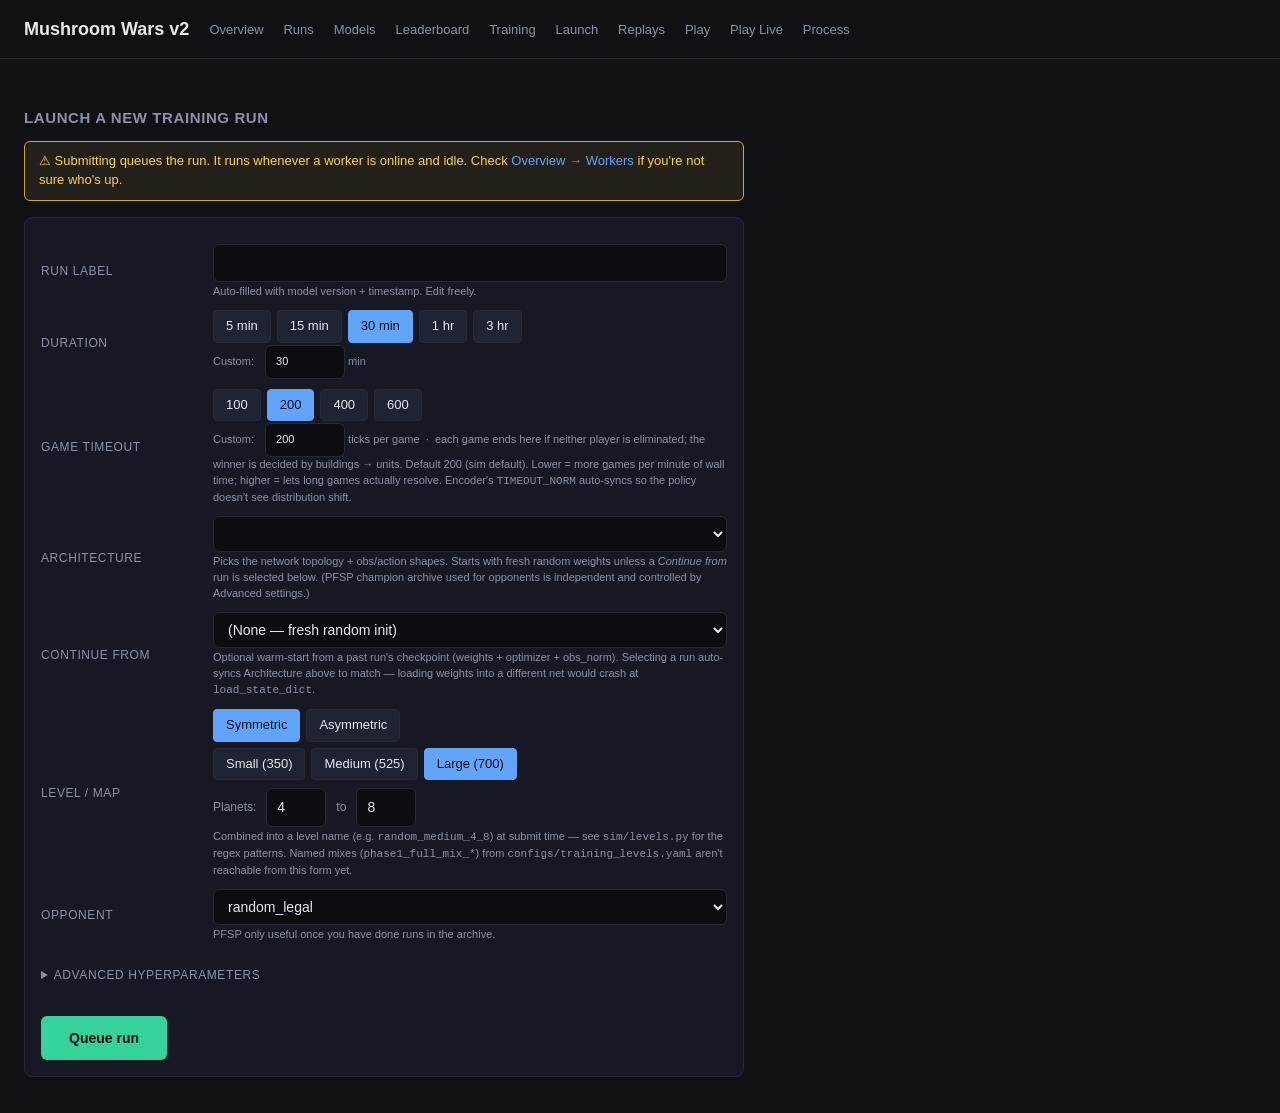
<file: dashboard/launch.html>
<!doctype html>
<html lang="en">
<head>
  <meta charset="utf-8">
  <title>Launch run — Mushroom Wars v2</title>
  <link rel="stylesheet" href="lib/style.css">
  <style>
    .launch-form { max-width: 720px; }
    .field { display: grid; grid-template-columns: 160px 1fr; gap: 12px; align-items: center; margin: 10px 0; }
    .field label { color: var(--fg-muted); font-size: 12px; text-transform: uppercase; letter-spacing: .6px; }
    .field input, .field select, .field textarea {
      background: #0b0d12; color: var(--fg);
      border: 1px solid var(--border); border-radius: 6px;
      padding: 8px 10px; font: inherit; width: 100%;
    }
    .field input:focus, .field select:focus, .field textarea:focus {
      outline: none; border-color: var(--accent);
    }
    .preset-row { display: flex; flex-wrap: wrap; gap: 6px; }
    .preset {
      background: #1f2433; color: var(--fg); border: 1px solid var(--border);
      padding: 6px 12px; border-radius: 4px; cursor: pointer; font: inherit; font-size: 13px;
    }
    .preset:hover { background: #262c3d; }
    .preset.active { background: var(--accent); color: #0b0d12; border-color: var(--accent); }
    .submit-btn {
      background: var(--accent-2); color: #0b0d12; border: 0;
      padding: 12px 28px; border-radius: 6px; cursor: pointer; font: inherit;
      font-weight: 600; font-size: 14px; margin-top: 8px;
    }
    .submit-btn:hover { background: #5eead4; }
    .submit-btn:disabled { background: #444; color: #888; cursor: not-allowed; }
    details.advanced { margin: 16px 0; }
    details.advanced summary {
      cursor: pointer; color: var(--fg-muted); font-size: 12px;
      text-transform: uppercase; letter-spacing: .6px; padding: 8px 0;
    }
    .status-msg { margin: 12px 0; padding: 10px 14px; border-radius: 6px; font-size: 13px; }
    .status-msg.ok    { background: rgba(52,211,153,0.1);  border: 1px solid var(--accent-2); }
    .status-msg.err   { background: rgba(248,113,113,0.1); border: 1px solid var(--danger); color: var(--danger); }
    .status-msg.warn  { background: rgba(250,200,80,0.08); border: 1px solid #d4a73a; color: #fcd34d; }
    .helper { font-size: 11px; color: var(--fg-muted); margin-top: 2px; grid-column: 2; }
    .level-n-row { display: flex; align-items: center; gap: 10px; margin-top: 8px; }
    .level-n-row input[type="number"] { width: 60px; }
    .level-n-row .lbl { color: var(--fg-muted); font-size: 12px; }
  </style>
</head>
<body>
  <header>
    <h1>Mushroom Wars v2</h1>
    <nav>
      <a href="./index.html">Overview</a>
      <a href="./runs.html">Runs</a>
      <a href="./models.html">Models</a>
      <a href="./elo.html">Leaderboard</a>
      <a href="./training.html">Training</a>
      <a href="./launch.html">Launch</a>
      <a href="./replays.html">Replays</a>
      <a href="./play.html">Play</a>
      <a href="./play-live.html">Play Live</a>
      <a href="./process.html">Process</a>
    </nav>
  </header>

  <main>
    <h2>Launch a new training run</h2>

    <div class="status-msg warn" style="max-width:720px; margin-bottom:16px;">
      ⚠ Submitting queues the run. It runs whenever a worker is online and idle.
      Check <a href="./index.html">Overview → Workers</a> if you're not sure who's up.
    </div>

    <div class="card launch-form">
      <form id="launch-form">

        <div class="field">
          <label for="label">Run label</label>
          <div>
            <input type="text" id="label" required>
            <div class="helper">Auto-filled with model version + timestamp. Edit freely.</div>
          </div>
        </div>

        <div class="field">
          <label>Duration</label>
          <div>
            <div class="preset-row" id="duration-presets">
              <button type="button" class="preset" data-min="5">5 min</button>
              <button type="button" class="preset" data-min="15">15 min</button>
              <button type="button" class="preset active" data-min="30">30 min</button>
              <button type="button" class="preset" data-min="60">1 hr</button>
              <button type="button" class="preset" data-min="180">3 hr</button>
            </div>
            <div class="helper">Custom: <input type="number" id="duration-min" value="30" min="1" max="720" style="width:80px; display:inline-block; margin-left:8px;"> min</div>
          </div>
        </div>

        <div class="field">
          <label>Game timeout</label>
          <div>
            <div class="preset-row" id="timeout-presets">
              <button type="button" class="preset" data-ticks="100">100</button>
              <button type="button" class="preset active" data-ticks="200">200</button>
              <button type="button" class="preset" data-ticks="400">400</button>
              <button type="button" class="preset" data-ticks="600">600</button>
            </div>
            <div class="helper">
              Custom: <input type="number" id="timeout-ticks" value="200" min="20" max="2000" style="width:80px; display:inline-block; margin-left:8px;"> ticks per game
              &nbsp;·&nbsp; each game ends here if neither player is eliminated; the winner is decided by buildings → units. Default 200 (sim default). Lower = more games per minute of wall time; higher = lets long games actually resolve. Encoder's <code>TIMEOUT_NORM</code> auto-syncs so the policy doesn't see distribution shift.
            </div>
          </div>
        </div>

        <div class="field">
          <label for="model">Architecture</label>
          <div>
            <select id="model" required></select>
            <div class="helper">Picks the network topology + obs/action shapes. Starts with fresh random weights unless a <em>Continue from</em> run is selected below. (PFSP champion archive used for opponents is independent and controlled by Advanced settings.)</div>
          </div>
        </div>

        <div class="field">
          <label for="parent-run">Continue from</label>
          <div>
            <select id="parent-run">
              <option value="" selected>(None — fresh random init)</option>
            </select>
            <div class="helper">Optional warm-start from a past run's checkpoint (weights + optimizer + obs_norm). Selecting a run auto-syncs Architecture above to match — loading weights into a different net would crash at <code>load_state_dict</code>.</div>
          </div>
        </div>

        <div class="field">
          <label>Level / map</label>
          <div>
            <div class="preset-row" id="level-sym">
              <button type="button" data-sym="random" class="preset active">Symmetric</button>
              <button type="button" data-sym="asym"   class="preset">Asymmetric</button>
            </div>
            <div class="preset-row" id="level-size" style="margin-top:6px;">
              <button type="button" data-size="close"  class="preset">Small  (350)</button>
              <button type="button" data-size="medium" class="preset">Medium (525)</button>
              <button type="button" data-size="large"  class="preset active">Large  (700)</button>
            </div>
            <div class="level-n-row">
              <span class="lbl">Planets:</span>
              <input type="number" id="level-n-min" min="2" max="8" value="4">
              <span class="lbl">to</span>
              <input type="number" id="level-n-max" min="2" max="8" value="8">
              <span class="lbl" id="level-name-preview" style="margin-left:auto; font-family: var(--mono);"></span>
            </div>
            <div class="helper">Combined into a level name (e.g. <code>random_medium_4_8</code>) at submit time — see <code>sim/levels.py</code> for the regex patterns. Named mixes (<code>phase1_full_mix_*</code>) from <code>configs/training_levels.yaml</code> aren't reachable from this form yet.</div>
          </div>
        </div>

        <div class="field">
          <label for="opponent">Opponent</label>
          <div>
            <select id="opponent">
              <option value="random_legal" selected>random_legal</option>
              <option value="pfsp_champion">pfsp_champion  (rotates archive)</option>
              <option value="neural">neural  (specific run, pick below)</option>
            </select>
            <div class="helper">PFSP only useful once you have done runs in the archive.</div>
          </div>
        </div>

        <div class="field" id="opponent-run-row" style="display:none;">
          <label for="opponent-run">Opponent run</label>
          <div>
            <select id="opponent-run"></select>
            <div class="helper">Pick which past run plays as P2.</div>
          </div>
        </div>

        <details class="advanced">
          <summary>Advanced hyperparameters</summary>

          <div class="field"><label for="n_envs">n_envs</label><div><input type="number" id="n_envs" value="1024" min="1"></div></div>
          <div class="field"><label for="rollout_steps">rollout_steps</label><div><input type="number" id="rollout_steps" value="64" min="1"></div></div>
          <div class="field"><label for="action_repeat">action_repeat</label><div><input type="number" id="action_repeat" value="4" min="1"></div></div>
          <div class="field"><label for="gamma">gamma</label><div><input type="number" id="gamma" value="0.97" min="0" max="1" step="0.001"></div></div>
          <div class="field"><label for="lr">lr</label><div><input type="number" id="lr" value="0.003" min="0" step="0.0001"></div></div>
          <div class="field"><label for="entropy_coef">entropy_coef</label><div><input type="number" id="entropy_coef" value="0.01" min="0" step="0.001"></div></div>
          <div class="field"><label for="reward_v13">reward_v13</label><div><input type="checkbox" id="reward_v13" checked></div></div>
          <div class="field"><label for="fused_rollout">fused_rollout</label><div><input type="checkbox" id="fused_rollout" checked></div></div>
          <div class="field"><label for="sim_backend">sim_backend</label><div>
            <select id="sim_backend">
              <option value="jax" selected>jax</option>
              <option value="numpy">numpy</option>
            </select>
          </div></div>

          <div class="field">
            <label for="description">Description</label>
            <div>
              <textarea id="description" rows="2" placeholder="Optional notes about what this run is testing"></textarea>
            </div>
          </div>
        </details>

        <button type="submit" class="submit-btn" id="submit-btn">Queue run</button>
      </form>

      <div id="status"></div>
    </div>
  </main>

  <script type="module">
    import { sb } from './lib/supabase.js';

    const $ = (id) => document.getElementById(id);
    const status = $('status');

    function setStatus(msg, kind = 'ok') {
      status.innerHTML = msg ? `<div class="status-msg ${kind}">${msg}</div>` : '';
    }

    function ymd() {
      const d = new Date();
      const p = (n) => String(n).padStart(2, '0');
      return `${String(d.getFullYear()).slice(2)}${p(d.getMonth()+1)}${p(d.getDate())}-${p(d.getHours())}${p(d.getMinutes())}`;
    }

    function autoLabel(modelId) {
      const v = (modelId || 'v?').replace(/^model[-_]?/i, '');
      return `${v}-manual-${ymd()}`;
    }

    // ── Duration presets ──
    let durationMin = 30;
    document.querySelectorAll('#duration-presets .preset').forEach(b => {
      b.addEventListener('click', () => {
        document.querySelectorAll('#duration-presets .preset').forEach(x => x.classList.remove('active'));
        b.classList.add('active');
        durationMin = Number(b.dataset.min);
        $('duration-min').value = durationMin;
      });
    });
    $('duration-min').addEventListener('input', (e) => {
      durationMin = Number(e.target.value) || 30;
      document.querySelectorAll('#duration-presets .preset').forEach(x => x.classList.remove('active'));
    });

    // ── Game-timeout presets (per-game tick cap, passed as game_timeout_ticks
    //    in hyperparams; the worker mutates sim/config.GAME_TIMEOUT_TICKS for
    //    the run and bumps the encoder's TIMEOUT_NORM in lockstep).
    let gameTimeoutTicks = 200;
    document.querySelectorAll('#timeout-presets .preset').forEach(b => {
      b.addEventListener('click', () => {
        document.querySelectorAll('#timeout-presets .preset').forEach(x => x.classList.remove('active'));
        b.classList.add('active');
        gameTimeoutTicks = Number(b.dataset.ticks);
        $('timeout-ticks').value = gameTimeoutTicks;
      });
    });
    $('timeout-ticks').addEventListener('input', (e) => {
      gameTimeoutTicks = Number(e.target.value) || 200;
      document.querySelectorAll('#timeout-presets .preset').forEach(x => x.classList.remove('active'));
    });

    // ── Opponent visibility ──
    $('opponent').addEventListener('change', () => {
      $('opponent-run-row').style.display = $('opponent').value === 'neural' ? 'grid' : 'none';
    });

    // ── Level / map picker (parametric: symmetry × size × N range) ──
    // Builds a level name matching sim/levels.py regex patterns at submit
    // time, e.g. random_medium_4_8, asym_close_5_5, random_8_8.
    function wireSegmented(rowId, onChange) {
      document.querySelectorAll(`#${rowId} .preset`).forEach(btn => {
        btn.addEventListener('click', () => {
          document.querySelectorAll(`#${rowId} .preset`)
            .forEach(b => b.classList.toggle('active', b === btn));
          if (onChange) onChange();
        });
      });
    }
    function buildLevelName() {
      const sym  = document.querySelector('#level-sym  .preset.active')?.dataset.sym  || 'random';
      const size = document.querySelector('#level-size .preset.active')?.dataset.size || 'large';
      let nMin = Math.max(2, Math.min(8, Number($('level-n-min').value) || 4));
      let nMax = Math.max(nMin, Math.min(8, Number($('level-n-max').value) || nMin));
      const sizePart = (size === 'large') ? '' : `_${size}`;
      return `${sym}${sizePart}_${nMin}_${nMax}`;
    }
    function refreshLevelPreview() {
      const $p = $('level-name-preview');
      if ($p) $p.textContent = buildLevelName();
    }
    wireSegmented('level-sym',  refreshLevelPreview);
    wireSegmented('level-size', refreshLevelPreview);
    $('level-n-min').addEventListener('input', refreshLevelPreview);
    $('level-n-max').addEventListener('input', refreshLevelPreview);
    refreshLevelPreview();

    // ── Populate model + opponent-run dropdowns ──
    async function loadModels() {
      const { data, error } = await sb
        .from('models')
        .select('id, name, total_params')
        .eq('project', 'mushroom-wars')
        .order('created_at', { ascending: false });
      if (error) { setStatus(`Failed to load models: ${error.message}`, 'err'); return; }
      const sel = $('model');
      sel.innerHTML = '';
      for (const m of (data || [])) {
        if (m.id === 'baseline') continue;  // hide pseudo-baseline
        const opt = document.createElement('option');
        opt.value = m.id;
        opt.textContent = `${m.id}  —  ${m.name || ''}`;
        sel.appendChild(opt);
      }
      if (!sel.options.length) {
        const opt = document.createElement('option');
        opt.value = ''; opt.textContent = '(no models registered — run cli/register_model.py)';
        sel.appendChild(opt);
      }
      sel.addEventListener('change', () => { $('label').value = autoLabel(sel.value); });
      $('label').value = autoLabel(sel.value);
    }

    // Past runs available as warm-start sources. Same query shape as
    // loadOpponentRuns but we also pull model_id so picking a parent can
    // auto-sync the Architecture dropdown — architecture must match or
    // the worker's load_state_dict will crash.
    async function loadParentRuns() {
      const { data, error } = await sb
        .from('runs')
        .select('id, label, model_id, result, queued_at')
        .eq('project', 'mushroom-wars')
        .eq('status', 'done')
        .not('weights_url', 'is', null)
        .order('queued_at', { ascending: false })
        .limit(40);
      if (error) { console.warn('parent-runs load failed:', error.message); return; }
      const sel = $('parent-run');
      // Keep the "(None)" option at index 0; rebuild everything after.
      while (sel.options.length > 1) sel.remove(1);
      for (const r of (data || [])) {
        const rate = r.result?.rate;
        const opt = document.createElement('option');
        opt.value = r.id;
        opt.dataset.modelId = r.model_id || '';
        const modelLabel = r.model_id ? `  [${r.model_id}]` : '';
        const rateLabel  = (rate != null) ? `  (rate=${(rate*100).toFixed(0)}%)` : '';
        opt.textContent = `${(r.label || r.id).slice(0, 48)}${modelLabel}${rateLabel}`;
        sel.appendChild(opt);
      }
    }
    // When a parent is picked, force Architecture to match — the worker
    // builds a net from this run's model_id and then load_state_dicts the
    // parent's weights into it; arch mismatch ⇒ shape-mismatch crash.
    $('parent-run').addEventListener('change', () => {
      const opt = $('parent-run').selectedOptions[0];
      const parentModelId = opt?.dataset?.modelId;
      if (!parentModelId) return;
      const $model = $('model');
      for (const o of $model.options) {
        if (o.value === parentModelId) {
          $model.value = parentModelId;
          $('label').value = autoLabel(parentModelId) + '-cont';
          break;
        }
      }
    });

    async function loadOpponentRuns() {
      const { data, error } = await sb
        .from('runs')
        .select('id, label, result')
        .eq('project', 'mushroom-wars')
        .eq('status', 'done')
        .not('weights_url', 'is', null)
        .order('queued_at', { ascending: false })
        .limit(30);
      if (error) { console.warn('opponent-runs load failed:', error.message); return; }
      const sel = $('opponent-run');
      sel.innerHTML = '';
      for (const r of (data || [])) {
        const rate = r.result?.rate;
        const opt = document.createElement('option');
        opt.value = r.id;
        opt.textContent = `${(r.label || r.id).slice(0, 50)}${rate != null ? `  (rate=${rate.toFixed(3)})` : ''}`;
        sel.appendChild(opt);
      }
      if (!sel.options.length) {
        const opt = document.createElement('option');
        opt.value = ''; opt.textContent = '(no done runs with weights yet)';
        sel.appendChild(opt);
      }
    }

    // ── Submit ──
    $('launch-form').addEventListener('submit', async (e) => {
      e.preventDefault();
      const btn = $('submit-btn');
      btn.disabled = true;
      setStatus('Submitting…', 'ok');

      const modelId = $('model').value;
      if (!modelId) { setStatus('Pick a model first.', 'err'); btn.disabled = false; return; }

      const hyperparams = {
        n_envs:         Number($('n_envs').value),
        rollout_steps:  Number($('rollout_steps').value),
        action_repeat:  Number($('action_repeat').value),
        gamma:          Number($('gamma').value),
        lr:             Number($('lr').value),
        entropy_coef:   Number($('entropy_coef').value),
        reward_v13:     $('reward_v13').checked,
        fused_rollout:  $('fused_rollout').checked,
        sim_backend:    $('sim_backend').value,
        vec_mode:       'sync',
        level_name:     buildLevelName(),
        opponent_name:  $('opponent').value,
        game_timeout_ticks: Math.max(20, Math.min(2000, gameTimeoutTicks || 200)),
      };
      if (hyperparams.opponent_name === 'neural') {
        const oppRun = $('opponent-run').value;
        if (!oppRun) { setStatus('Pick a specific opponent run.', 'err'); btn.disabled = false; return; }
        hyperparams.opponent_kwargs = { opponent_run_id: oppRun };
      }

      const row = {
        model_id:     modelId,
        simulator_id: 'sim-v1.0',
        project:      'mushroom-wars',
        label:        $('label').value.trim(),
        description:  $('description').value.trim() || null,
        status:       'queued',
        budget_ms:    Math.max(1, durationMin) * 60 * 1000,
        seed:         String(Math.floor(Math.random() * 1_000_000)),
        hyperparams,
        machine:      'unassigned',
        launch_at:    Date.now(),
      };
      // Warm-start: worker reads parent_run_id, downloads parent's
      // weights/optimizer/obs_norm, and loads them into the freshly-built
      // net before training. Architecture was forced to match when the
      // parent was selected, so the load_state_dict call lines up.
      const parentRunId = $('parent-run').value || null;
      if (parentRunId) {
        row.parent_run_id = parentRunId;
      }

      const { data, error } = await sb.from('runs').insert(row).select('id').single();
      btn.disabled = false;
      if (error) {
        setStatus(`Insert failed: ${error.message}`, 'err');
        return;
      }
      setStatus(`Queued run <code>${data.id}</code>. Redirecting…`, 'ok');
      setTimeout(() => { window.location.href = `./run.html?id=${data.id}`; }, 900);
    });

    // ── Init ──
    loadModels();
    loadOpponentRuns();
    loadParentRuns();
  </script>
</body>
</html>
</file>
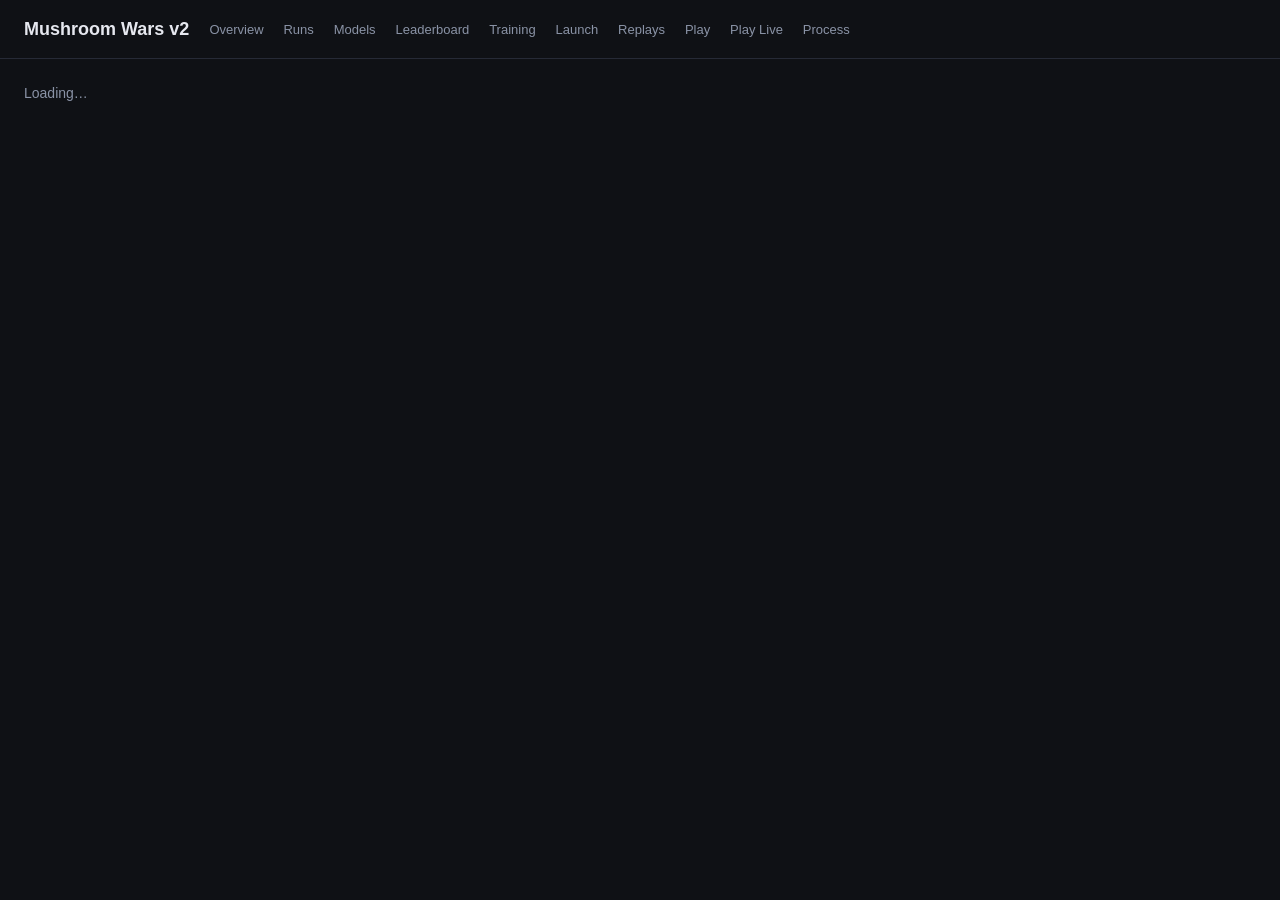
<file: dashboard/model.html>
<!doctype html>
<html lang="en">
<head>
  <meta charset="utf-8">
  <title>Model — Mushroom Wars v2</title>
  <link rel="stylesheet" href="lib/style.css">
  <style>
    /* Page-scoped styles for the model view. */
    .hero-grid {
      display: grid;
      grid-template-columns: repeat(auto-fit, minmax(150px, 1fr));
      gap: 12px;
    }
    .hero-grid .stat-block {
      background: var(--bg-card);
      border: 1px solid var(--border);
      border-radius: var(--radius);
      padding: 12px 14px;
    }
    .hero-grid .stat-block .stat { font-size: 20px; line-height: 1.25; }

    .prose { max-width: 820px; }
    .prose p { margin: 0 0 12px; line-height: 1.55; }
    .prose p:last-child { margin-bottom: 0; }

    .feature-block + .feature-block { margin-top: 14px; }
    .feature-block header {
      display: flex; align-items: baseline; gap: 10px;
      border: none; padding: 0; margin-bottom: 6px;
    }
    .feature-block header .tag { margin-right: 4px; }
    .feature-block .desc { color: var(--fg-muted); font-size: 12px; margin-bottom: 8px; }
    .feature-list {
      display: grid;
      grid-template-columns: repeat(auto-fit, minmax(260px, 1fr));
      gap: 4px 18px;
      font-size: 12px;
    }
    .feature-list .row { display: grid; grid-template-columns: 170px 1fr; gap: 10px; padding: 2px 0; }
    .feature-list .k { font-family: var(--mono); color: var(--accent); }
    .feature-list .v { color: var(--fg-muted); }

    .tag {
      display: inline-block; font-size: 10px; padding: 2px 7px;
      border-radius: 4px; letter-spacing: .4px; text-transform: uppercase; font-weight: 600;
    }
    .tag-input  { background: rgba(96,165,250,.15);  color: var(--accent); }
    .tag-body   { background: rgba(52,211,153,.15);  color: var(--accent-2); }
    .tag-head   { background: rgba(248,113,113,.18); color: var(--danger); }
    .tag-value  { background: rgba(251,191,36,.18);  color: #fbbf24; }
    .tag-embed  { background: rgba(167,139,250,.18); color: #a78bfa; }

    .net {
      display: flex; flex-direction: column; align-items: stretch; gap: 10px;
    }
    .net-row { display: flex; justify-content: center; align-items: stretch; gap: 12px; flex-wrap: wrap; }
    .net-arrow {
      color: var(--fg-muted); font-size: 18px; text-align: center;
      line-height: 1; padding: 2px 0;
    }
    .net-box {
      background: var(--bg-card);
      border: 1px solid var(--border);
      border-radius: var(--radius);
      padding: 10px 12px;
      min-width: 170px;
      flex: 1 1 0;
      max-width: 260px;
    }
    .net-box.wide { max-width: 100%; flex: 1 1 100%; }
    .net-box header {
      display: flex; justify-content: space-between; align-items: center;
      border: none; padding: 0; margin: 0 0 6px;
    }
    .net-box header strong { font-size: 13px; }
    .layer-row {
      display: grid;
      grid-template-columns: 1fr auto auto;
      gap: 8px;
      align-items: baseline;
      padding: 3px 0;
      border-bottom: 1px dashed var(--border);
      font-size: 12px;
    }
    .layer-row:last-of-type { border-bottom: none; }
    .layer-row .lname { color: var(--fg); }
    .layer-row .lname .tname { color: var(--fg-muted); font-family: var(--mono); font-size: 11px; margin-left: 4px; }
    .layer-row .shape { font-family: var(--mono); color: var(--accent); font-size: 11px; }
    .layer-row .pcount { font-family: var(--mono); color: var(--fg-muted); font-size: 11px; }
    .net-box .foot {
      margin-top: 8px;
      font-size: 11px;
      color: var(--fg-muted);
      display: flex; justify-content: space-between; gap: 8px;
    }

    .output-grid {
      display: grid;
      grid-template-columns: repeat(auto-fit, minmax(220px, 1fr));
      gap: 10px;
    }
    .output-card {
      background: var(--bg-card);
      border: 1px solid var(--border);
      border-radius: var(--radius);
      padding: 12px 14px;
    }
    .output-card .shape { font-family: var(--mono); color: var(--accent); font-size: 13px; margin: 4px 0; }
    .output-card .desc { color: var(--fg-muted); font-size: 12px; line-height: 1.4; }

    details.raw-spec summary { cursor: pointer; color: var(--fg-muted); font-size: 12px; }
    details.raw-spec[open] summary { margin-bottom: 8px; }

    /* SVG architecture diagram */
    .arch-svg {
      width: 100%; height: auto; display: block;
      background: #0b0d12;
      border: 1px solid var(--border);
      border-radius: var(--radius);
    }
    .arch-legend {
      display: flex; flex-wrap: wrap; gap: 8px 18px;
      margin-bottom: 12px; font-size: 12px; color: var(--fg-muted);
    }
    .arch-legend span { display: inline-flex; align-items: center; }
    .arch-legend .dot {
      display: inline-block; width: 10px; height: 10px;
      border-radius: 50%; margin-right: 6px;
    }
    .arch-legend .act-box {
      display: inline-block; width: 14px; height: 12px;
      background: #0b0d12; border: 1px solid var(--fg-muted);
      border-radius: 2px; margin-right: 6px;
    }
    .arch-summary {
      display: grid;
      grid-template-columns: repeat(auto-fit, minmax(170px, 1fr));
      gap: 8px;
      margin-top: 14px;
    }
    .arch-summary .block {
      background: #0b0d12;
      border: 1px solid var(--border);
      border-radius: var(--radius);
      padding: 8px 10px;
    }
    .arch-summary .block .title { font-size: 12px; font-weight: 600; }
    .arch-summary .block .shape { font-family: var(--mono); color: var(--accent); font-size: 11px; margin-top: 2px; }
    .arch-summary .block .params { font-family: var(--mono); color: var(--fg-muted); font-size: 11px; }
  </style>
</head>
<body>
  <header>
    <h1>Mushroom Wars v2</h1>
    <nav>
      <a href="./index.html">Overview</a>
      <a href="./runs.html">Runs</a>
      <a href="./models.html">Models</a>
      <a href="./elo.html">Leaderboard</a>
      <a href="./training.html">Training</a>
      <a href="./launch.html">Launch</a>
      <a href="./replays.html">Replays</a>
      <a href="./play.html">Play</a>
      <a href="./play-live.html">Play Live</a>
      <a href="./process.html">Process</a>
    </nav>
  </header>

  <main>
    <div id="root"><div class="muted">Loading…</div></div>
  </main>

  <script type="module">
    import { sb, queryParam } from './lib/supabase.js';
    import { fmtTime, fmtDuration, fmtPct, esc, statusPill, tr } from './lib/ui.js';

    const $root = document.getElementById('root');
    const id = queryParam('id');

    if (!id) {
      $root.innerHTML = `<div class="error">no <span class="inline-code">?id=…</span> in URL</div>`;
    } else {
      load().catch(e => $root.innerHTML = `<div class="card error">${esc(e.message)}</div>`);
    }

    // -----------------------------------------------------------------
    // Hard-coded breakdown of the v9.x 1002-dim observation. Kept here
    // (not in the DB) because the encoder code is the source of truth —
    // see training/encoder.py. If a different obs_size shows up we fall
    // back to just the encoder description string.
    // -----------------------------------------------------------------
    const OBS_BREAKDOWN_V9 = [
      {
        tag: 'globals',
        name: 'Globals',
        shape: '10',
        desc: 'Game-wide signals, one per tick.',
        feats: [
          ['tick', 'fraction of game clock elapsed'],
          ['time remaining', '1 − tick / timeout'],
          ['p1 buildings', 'share of 32 slots owned by P1'],
          ['p2 buildings', 'share of 32 slots owned by P2'],
          ['neutral buildings', 'share of slots still neutral'],
          ['p1 total force', 'garrison + in-flight units'],
          ['p2 total force', 'garrison + in-flight units'],
          ['p1 share', 'p1 / (p1 + p2)'],
          ['building margin', '(p1 − p2) buildings'],
          ['unit margin', '(p1 − p2) total units'],
        ],
      },
      {
        tag: 'per-building',
        name: 'Per-building block',
        shape: '32 × 22 = 704',
        desc: 'One 22-feature row per building slot; dead slots masked to zero.',
        feats: [
          ['alive', '1 if slot holds a live building'],
          ['is_p1 / is_p2 / is_neutral', 'ownership one-hot'],
          ['garrison (raw)', 'units inside / capacity norm'],
          ['garrison ratio', 'garrison / own capacity'],
          ['capacity', 'upgrade-level proxy'],
          ['over_cap', '1 if reinforced above capacity'],
          ['x, y', 'map position (normalized)'],
          ['type one-hot (×5)', 'building class'],
          ['incoming P1 / P2', 'alive groups heading here, by side'],
          ['incoming friendly / hostile', 'relative to this slot\'s owner'],
          ['threat-capped hostile', 'min(hostile, garrison) — immediate loss'],
          ['will fall', '1 if hostile > garrison'],
          ['near-cap', '1 if garrison / capacity > 0.95'],
        ],
      },
      {
        tag: 'per-group',
        name: 'Per-group block',
        shape: '32 × 9 = 288',
        desc: 'One 9-feature row per in-flight unit group.',
        feats: [
          ['alive', '1 if this group is currently flying'],
          ['is_p1 / is_p2', 'ownership'],
          ['progress fraction', 'progress / travel — how close to arrival'],
          ['count', 'units in the group, normalized'],
          ['src x, src y', 'source building position'],
          ['tgt x, tgt y', 'target building position'],
        ],
      },
    ];

    // Head descriptions for the output panel. Matches training/net.py.
    const OUTPUT_HEADS = [
      { tag:'head',  label:'Source head',  shape:'32',
        desc:'Logits over the 32 building slots — "which of my slots sends?"' },
      { tag:'head',  label:'Type head',    shape:'5',
        desc:'Send percentage: 25% / 50% / 75% / 100% / noop. Conditional on source.' },
      { tag:'head',  label:'Target head',  shape:'32',
        desc:'Logits over the 32 slots — "where to send?" Conditional on source.' },
      { tag:'value', label:'Value head',   shape:'1',
        desc:'Scalar — expected return under the current policy.' },
    ];

    // -----------------------------------------------------------------
    // Helpers
    // -----------------------------------------------------------------
    const fmt = n => (n == null ? '—' : n.toLocaleString());

    function paramsOf(l) {
      if (l.type === 'Linear')    return l.in_features * l.out_features + l.out_features;
      if (l.type === 'Embedding') return l.num_embeddings * l.embedding_dim;
      return 0;
    }

    function shapeOf(l) {
      if (l.type === 'Linear')    return `${l.in_features} → ${l.out_features}`;
      if (l.type === 'Embedding') return `${l.num_embeddings} × ${l.embedding_dim}`;
      return '';
    }

    // Group layers by the first segment of `name` (trunk, source_head, …).
    function groupLayers(layers) {
      const groups = new Map();
      for (const l of layers) {
        const prefix = (l.name || 'root').split('.')[0] || 'root';
        if (!groups.has(prefix)) groups.set(prefix, []);
        groups.get(prefix).push(l);
      }
      return groups;
    }

    // Split what_changed into paragraphs — on blank lines, else on a single
    // " Why:" / " Motivation:" marker, else a lone paragraph.
    function paragraphs(text) {
      if (!text) return [];
      const byBlank = text.split(/\n\s*\n/).map(s => s.trim()).filter(Boolean);
      if (byBlank.length > 1) return byBlank;
      const m = text.match(/^(.*?)(?:\s+)(Why:|Motivation:|Rationale:)(.*)$/is);
      if (m) return [m[1].trim(), `${m[2]} ${m[3]}`.trim()];
      return [text.trim()];
    }

    function renderNetBox(prefix, layers, badge) {
      const total = layers.reduce((s, l) => s + paramsOf(l), 0);
      const rows = layers.map(l => `
        <div class="layer-row">
          <span class="lname">${esc(l.type)}<span class="tname">${esc(l.name || '')}</span></span>
          <span class="shape">${esc(shapeOf(l))}</span>
          <span class="pcount">${paramsOf(l) ? fmt(paramsOf(l)) : '—'}</span>
        </div>
      `).join('');
      return `
        <div class="net-box ${badge?.wide ? 'wide' : ''}">
          <header>
            <strong>${esc(prefix)}</strong>
            ${badge ? `<span class="tag ${badge.cls}">${esc(badge.label)}</span>` : ''}
          </header>
          ${rows}
          <div class="foot">
            <span>${layers.length} layer${layers.length === 1 ? '' : 's'}</span>
            <span>${fmt(total)} params</span>
          </div>
        </div>
      `;
    }

    // -----------------------------------------------------------------
    // SVG architecture diagram — draws the actor-critic as size-proportional
    // neuron grids + Linear boxes + weighted connections + chained flow
    // (source output → src_embed → type & target heads).
    // -----------------------------------------------------------------
    function archSVG(m, layerList) {
      const find = (name) => layerList.find(l => l.name === name);

      const obsDim = m.obs_size || 1002;
      const l1  = find('trunk.0')        || { in_features: obsDim, out_features: 128 };
      const l2  = find('trunk.2')        || { in_features: 128, out_features: 128 };
      const sh1 = find('source_head.0')  || { in_features: 128, out_features: 64 };
      const sh2 = find('source_head.2')  || { in_features: 64, out_features: 32 };
      const th1 = find('type_head.0')    || { in_features: 144, out_features: 64 };
      const th2 = find('type_head.2')    || { in_features: 64, out_features: 5 };
      const gh1 = find('target_head.0')  || { in_features: 144, out_features: 64 };
      const gh2 = find('target_head.2')  || { in_features: 64, out_features: 32 };
      const vh1 = find('value_head.0')   || { in_features: 128, out_features: 64 };
      const vh2 = find('value_head.2')   || { in_features: 64, out_features: 1 };
      const emb = find('src_embed')      || { num_embeddings: 32, embedding_dim: 16 };

      const C = {
        input: '#4a7ba6', hidden: '#7cc0ff', body: '#34d399',
        src: '#f9a8d4', type: '#fcd34d', target: '#fca5a5', value: '#fbbf24',
        embed: '#a78bfa',
        boxBg: '#0b0d12', boxEdge: '#8a93a6',
        text: '#e6e8ef', muted: '#8a93a6',
        linkBody: 'rgba(52, 211, 153, 0.6)',
      };

      // Layout (viewBox 1200 × 820)
      const TRUNK_Y = 95;
      const HEAD_YS = { src: 260, type: 470, tgt: 610, val: 755 };
      const X = {
        input: 70, lin1: 185, hidden: 285, lin2: 385, body: 475,
        headLin1: 590, headMid: 690, headLin2: 790, headOut: 890,
      };
      const EMB_X = 890, EMB_Y = 385;

      // Grid dims scale with layer size so larger layers look bigger.
      const gridDims = (size) => {
        if (size >= 500) return { cols: 8, rows: 16, r: 3, sp: 6 };
        if (size >= 100) return { cols: 3, rows: 8,  r: 5, sp: 12 };
        if (size >= 50)  return { cols: 2, rows: 6,  r: 5, sp: 13 };
        if (size >= 20)  return { cols: 1, rows: 8,  r: 6, sp: 14 };
        if (size >= 10)  return { cols: 1, rows: 5,  r: 7, sp: 17 };
        if (size >= 2)   return { cols: 1, rows: size, r: 8, sp: 19 };
        return              { cols: 1, rows: 1,   r: 10, sp: 0 };
      };

      // Helpers
      const txt = (x, y, content, opts = {}) => {
        const { size = 11, anchor = 'middle', color = C.text, weight = 400, mono = false } = opts;
        return `<text x="${x}" y="${y}" text-anchor="${anchor}" fill="${color}" font-size="${size}" font-weight="${weight}"${mono ? ' font-family="ui-monospace,Menlo,monospace"' : ''}>${content}</text>`;
      };

      const linearBox = (cx, cy, sizeIn, sizeOut, w = 80, h = 58) => `
        <g transform="translate(${cx},${cy})">
          <rect x="${-w/2}" y="${-h/2}" width="${w}" height="${h}" rx="6" fill="${C.boxBg}" stroke="${C.boxEdge}" stroke-width="1.3"/>
          ${txt(0, -h/2 + 15, 'Linear', { weight: 600, size: 11 })}
          ${txt(0, -h/2 + 31, `${sizeIn} → ${sizeOut}`, { color: '#60a5fa', size: 10, mono: true })}
          ${txt(0, -h/2 + 46, `${(sizeIn * sizeOut + sizeOut).toLocaleString()} p`, { color: C.muted, size: 9, mono: true })}
        </g>
      `;

      const neuronGrid = (cx, cy, size, fill) => {
        const g = gridDims(size);
        const totalW = (g.cols - 1) * g.sp, totalH = (g.rows - 1) * g.sp;
        const startX = cx - totalW / 2, startY = cy - totalH / 2;
        let html = '';
        for (let i = 0; i < g.cols; i++) {
          for (let j = 0; j < g.rows; j++) {
            html += `<circle cx="${startX + i * g.sp}" cy="${startY + j * g.sp}" r="${g.r}" fill="${fill}" stroke="#1a1d27" stroke-width="1"/>`;
          }
        }
        return html;
      };

      // Mesh lines between the rightmost column of grid A and leftmost of grid B.
      const gridMesh = (cx1, cy1, size1, cx2, cy2, size2, opacity = 0.1) => {
        const g1 = gridDims(size1), g2 = gridDims(size2);
        const totalW1 = (g1.cols - 1) * g1.sp, totalH1 = (g1.rows - 1) * g1.sp;
        const totalW2 = (g2.cols - 1) * g2.sp, totalH2 = (g2.rows - 1) * g2.sp;
        const rightX1 = cx1 + totalW1 / 2, leftX2 = cx2 - totalW2 / 2;
        const startY1 = cy1 - totalH1 / 2, startY2 = cy2 - totalH2 / 2;
        let html = '';
        for (let i = 0; i < g1.rows; i++) {
          for (let j = 0; j < g2.rows; j++) {
            html += `<line x1="${rightX1 + g1.r}" y1="${startY1 + i * g1.sp}" x2="${leftX2 - g2.r}" y2="${startY2 + j * g2.sp}" stroke="rgba(96,165,250,${opacity})" stroke-width="0.6"/>`;
          }
        }
        return html;
      };

      // Right-edge / left-edge x of a grid (for wiring arrows into boxes).
      const gridRight = (cx, size) => {
        const g = gridDims(size);
        return cx + (g.cols - 1) * g.sp / 2 + g.r;
      };
      const gridBottom = (cy, size) => {
        const g = gridDims(size);
        return cy + (g.rows - 1) * g.sp / 2 + g.r;
      };

      let svg = '';

      // --- Trunk mesh (behind boxes/neurons) ---
      svg += gridMesh(X.input, TRUNK_Y, obsDim, X.hidden, TRUNK_Y, l1.out_features, 0.08);
      svg += gridMesh(X.hidden, TRUNK_Y, l1.out_features, X.body, TRUNK_Y, l2.out_features, 0.14);

      // --- Trunk Linear boxes (no ReLUs — implicit) ---
      svg += linearBox(X.lin1, TRUNK_Y, l1.in_features, l1.out_features);
      svg += linearBox(X.lin2, TRUNK_Y, l2.in_features, l2.out_features);

      // --- Trunk neurons ---
      svg += neuronGrid(X.input, TRUNK_Y, obsDim, C.input);
      svg += neuronGrid(X.hidden, TRUNK_Y, l1.out_features, C.hidden);
      svg += neuronGrid(X.body, TRUNK_Y, l2.out_features, C.body);

      // --- Trunk column labels ---
      svg += txt(X.input, TRUNK_Y + 90, `Obs`, { color: C.input, weight: 700, size: 12 });
      svg += txt(X.input, TRUNK_Y + 106, `${obsDim.toLocaleString()} floats`, { color: C.muted, size: 10, mono: true });
      svg += txt(X.hidden, TRUNK_Y + 90, `Hidden`, { color: C.hidden, weight: 700, size: 12 });
      svg += txt(X.hidden, TRUNK_Y + 106, `${l1.out_features}`, { color: C.muted, size: 10, mono: true });
      svg += txt(X.body, TRUNK_Y + 90, `Body`, { color: C.body, weight: 700, size: 12 });
      svg += txt(X.body, TRUNK_Y + 106, `shared · ${l2.out_features}`, { color: C.muted, size: 10, mono: true });

      // --- Heads ---
      const heads = [
        { key:'src',  cy: HEAD_YS.src,  color: C.src,    h1: sh1, h2: sh2, label: 'Source head',  desc: 'which slot sends?' },
        { key:'type', cy: HEAD_YS.type, color: C.type,   h1: th1, h2: th2, label: 'Type head',    desc: '25 / 50 / 75 / 100 / noop' },
        { key:'tgt',  cy: HEAD_YS.tgt,  color: C.target, h1: gh1, h2: gh2, label: 'Target head',  desc: 'where to send?' },
        { key:'val',  cy: HEAD_YS.val,  color: C.value,  h1: vh1, h2: vh2, label: 'Value head',   desc: 'expected return' },
      ];

      // Body → each head's first Linear (green link lines, drawn behind)
      const bodyRight = gridRight(X.body, l2.out_features);
      for (const h of heads) {
        svg += `<path d="M ${bodyRight + 2} ${TRUNK_Y} C ${bodyRight + 40} ${TRUNK_Y}, ${X.headLin1 - 70} ${h.cy}, ${X.headLin1 - 42} ${h.cy}" stroke="${C.linkBody}" stroke-width="1.8" fill="none"/>`;
      }

      // --- Each head: mesh + boxes + neurons + row label ---
      for (const h of heads) {
        svg += gridMesh(X.headMid, h.cy, h.h1.out_features, X.headOut, h.cy, h.h2.out_features, 0.18);
        svg += linearBox(X.headLin1, h.cy, h.h1.in_features, h.h1.out_features, 78, 56);
        svg += linearBox(X.headLin2, h.cy, h.h2.in_features, h.h2.out_features, 78, 56);
        svg += neuronGrid(X.headMid, h.cy, h.h1.out_features, C.hidden);
        svg += neuronGrid(X.headOut, h.cy, h.h2.out_features, h.color);
        svg += txt(X.headOut + 50, h.cy - 6, h.label, { anchor: 'start', color: h.color, weight: 700, size: 13 });
        svg += txt(X.headOut + 50, h.cy + 10, `${h.h2.out_features} logits · ${h.desc}`, { anchor: 'start', color: C.muted, size: 10 });
      }

      // --- Chained flow: source output → src_embed → (type, target) head inputs ---
      // Source output is the source of the sampled index that drives the embedding.
      const srcBottom = gridBottom(HEAD_YS.src, sh2.out_features);
      svg += `
        <!-- Source output → src_embed -->
        <path d="M ${X.headOut} ${srcBottom + 2} C ${X.headOut} ${srcBottom + 30}, ${EMB_X} ${EMB_Y - 50}, ${EMB_X} ${EMB_Y - 32}" stroke="${C.src}" stroke-width="2" fill="none" marker-end="url(#arrow-src)"/>
        ${txt(X.headOut + 12, (srcBottom + EMB_Y) / 2, 'sampled source idx', { color: C.src, size: 10, anchor: 'start' })}

        <!-- src_embed box -->
        <g transform="translate(${EMB_X},${EMB_Y})">
          <rect x="-78" y="-32" width="156" height="64" rx="8" fill="${C.boxBg}" stroke="${C.embed}" stroke-width="1.6"/>
          ${txt(0, -12, 'src_embed', { color: C.embed, weight: 700, size: 13 })}
          ${txt(0, 5, `${emb.num_embeddings} × ${emb.embedding_dim}`, { color: '#60a5fa', size: 10, mono: true })}
          ${txt(0, 21, 'lookup → 16-dim vector', { color: C.muted, size: 10 })}
        </g>

        <!-- src_embed → type head first Linear (concat with body features) -->
        <path d="M ${EMB_X - 78} ${EMB_Y - 8} C ${EMB_X - 220} ${EMB_Y - 8}, ${X.headLin1 + 40} ${HEAD_YS.type}, ${X.headLin1 - 12} ${HEAD_YS.type - 4}" stroke="${C.embed}" stroke-width="1.6" fill="none" marker-end="url(#arrow-embed)"/>
        <!-- src_embed → target head first Linear -->
        <path d="M ${EMB_X - 78} ${EMB_Y + 8} C ${EMB_X - 220} ${EMB_Y + 80}, ${X.headLin1 + 40} ${HEAD_YS.tgt}, ${X.headLin1 - 12} ${HEAD_YS.tgt - 4}" stroke="${C.embed}" stroke-width="1.6" fill="none" marker-end="url(#arrow-embed)"/>
      `;

      return `
        <svg class="arch-svg" viewBox="0 0 1200 820" xmlns="http://www.w3.org/2000/svg">
          <defs>
            <marker id="arrow-embed" viewBox="0 0 10 10" refX="9" refY="5" markerWidth="5" markerHeight="5" orient="auto">
              <path d="M 0 0 L 10 5 L 0 10 z" fill="${C.embed}"/>
            </marker>
            <marker id="arrow-src" viewBox="0 0 10 10" refX="9" refY="5" markerWidth="5" markerHeight="5" orient="auto">
              <path d="M 0 0 L 10 5 L 0 10 z" fill="${C.src}"/>
            </marker>
          </defs>
          ${svg}
        </svg>
      `;
    }

    // Per-block summary cards shown below the SVG (precise numbers).
    function archSummary(layerList) {
      const groups = groupLayers(layerList);
      const order = ['trunk', 'source_head', 'type_head', 'target_head', 'value_head', 'src_embed'];
      const seen = new Set();
      const keys = [...order.filter(k => groups.has(k)), ...[...groups.keys()].filter(k => !order.includes(k))];
      const entries = keys.map(k => {
        seen.add(k);
        const ls = groups.get(k);
        const total = ls.reduce((s, l) => s + (l.type === 'Linear' ? l.in_features * l.out_features + l.out_features : l.type === 'Embedding' ? l.num_embeddings * l.embedding_dim : 0), 0);
        const linears = ls.filter(l => l.type === 'Linear');
        const embeds  = ls.filter(l => l.type === 'Embedding');
        let shape;
        if (linears.length) {
          shape = `${linears[0].in_features} → ${linears.map(l => l.out_features).join(' → ')}`;
        } else if (embeds.length) {
          shape = `${embeds[0].num_embeddings} × ${embeds[0].embedding_dim}`;
        } else {
          shape = '';
        }
        return `
          <div class="block">
            <div class="title">${esc(k)}</div>
            <div class="shape">${esc(shape)}</div>
            <div class="params">${total.toLocaleString()} params</div>
          </div>
        `;
      });
      return entries.join('');
    }

    // -----------------------------------------------------------------
    // Main
    // -----------------------------------------------------------------
    async function load() {
      const [modelRes, runsRes] = await Promise.all([
        sb.from('models').select('*').eq('id', id).single(),
        sb.from('runs')
          .select('id, label, status, machine, seed, wall_ms, games_played, queued_at, result, simulator_id')
          .eq('model_id', id)
          .order('queued_at', { ascending: false })
          .limit(100),
      ]);
      if (modelRes.error) throw modelRes.error;
      if (runsRes.error)  throw runsRes.error;

      const m = modelRes.data;
      const runs = runsRes.data;

      const totalGames = runs.reduce((s, r) => s + (r.games_played || 0), 0);
      const bestLink = m.best_run_id
        ? `<a href="./run.html?id=${esc(m.best_run_id)}">${fmtPct(m.best_rate)}</a>`
        : '<span class="muted">—</span>';
      const parentLink = m.parent_model
        ? `<a href="./model.html?id=${esc(m.parent_model)}" class="mono">${esc(m.parent_model)}</a>`
        : '<span class="muted">—</span>';

      // Paragraphs for the what-changed prose block.
      const paras = paragraphs(m.what_changed);
      const proseHtml = paras.length
        ? paras.map(p => `<p>${esc(p)}</p>`).join('')
        : `<p class="muted">No notes recorded for this model.</p>`;

      // Input breakdown — v9.x has obs_size = 1002.
      let inputsHtml;
      if (m.obs_size === 1002) {
        inputsHtml = OBS_BREAKDOWN_V9.map(g => `
          <div class="feature-block">
            <header>
              <span class="tag tag-input">${esc(g.tag)}</span>
              <strong>${esc(g.name)}</strong>
              <span class="mono muted">${esc(g.shape)}</span>
            </header>
            <div class="desc">${esc(g.desc)}</div>
            <div class="feature-list">
              ${g.feats.map(([k, v]) => `
                <div class="row"><span class="k">${esc(k)}</span><span class="v">${esc(v)}</span></div>
              `).join('')}
            </div>
          </div>
        `).join('');
      } else {
        inputsHtml = `
          <div class="muted small">
            Breakdown is only hard-coded for the v9.x 1002-dim encoder.
            This model reports <span class="mono">${esc(String(m.obs_size))}</span> observation dims.
          </div>
          <div style="margin-top:8px;" class="mono small">${esc(m.obs_encoder ?? '—')}</div>
        `;
      }

      // Build the network diagram from the layers JSON.
      const layerList = (m.layers && Array.isArray(m.layers.layers)) ? m.layers.layers : [];
      const groups = groupLayers(layerList);

      // Partition: trunk first, then heads, then src_embed.
      const TRUNK_KEYS  = ['trunk', 'body'];
      const VALUE_KEYS  = ['value_head'];
      const EMBED_KEYS  = ['src_embed'];
      const trunkEntries = [];
      const headEntries  = [];
      const valueEntries = [];
      const embedEntries = [];
      for (const [prefix, layers] of groups.entries()) {
        if (TRUNK_KEYS.includes(prefix))      trunkEntries.push([prefix, layers]);
        else if (EMBED_KEYS.includes(prefix)) embedEntries.push([prefix, layers]);
        else if (VALUE_KEYS.includes(prefix)) valueEntries.push([prefix, layers]);
        else                                  headEntries.push([prefix, layers]);
      }

      const trunkHtml = trunkEntries.length
        ? trunkEntries.map(([p, ls]) => renderNetBox(p, ls, { cls:'tag-body', label:'body', wide:true })).join('')
        : `<div class="muted small">(no trunk block found in layer spec)</div>`;

      const headsHtml = headEntries.map(([p, ls]) =>
        renderNetBox(p, ls, { cls:'tag-head', label:'policy head' })
      ).join('');

      const valueHtml = valueEntries.map(([p, ls]) =>
        renderNetBox(p, ls, { cls:'tag-value', label:'value head' })
      ).join('');

      const embedHtml = embedEntries.map(([p, ls]) =>
        renderNetBox(p, ls, { cls:'tag-embed', label:'embedding' })
      ).join('');

      const outputsHtml = OUTPUT_HEADS.map(h => `
        <div class="output-card">
          <div><span class="tag tag-${h.tag}">${esc(h.label)}</span></div>
          <div class="shape">${esc(h.shape)} logits</div>
          <div class="desc">${esc(h.desc)}</div>
        </div>
      `).join('');

      // -----------------------------------------------------------------
      // Render
      // -----------------------------------------------------------------
      $root.innerHTML = `
        <h2>Model <span class="mono">${esc(m.id)}</span></h2>

        <div class="hero-grid">
          <div class="stat-block">
            <span class="stat-label">name</span>
            <div>${esc(m.name ?? '')}</div>
          </div>
          <div class="stat-block">
            <span class="stat-label">obs → actions</span>
            <div class="stat mono">${m.obs_size} → ${m.num_actions}</div>
          </div>
          <div class="stat-block">
            <span class="stat-label">total params</span>
            <div class="stat">${fmt(m.total_params ?? 0)}</div>
          </div>
          <div class="stat-block">
            <span class="stat-label">runs</span>
            <div class="stat">${esc(String(m.run_count))}</div>
          </div>
          <div class="stat-block">
            <span class="stat-label">games played</span>
            <div class="stat">${fmt(totalGames)}</div>
          </div>
          <div class="stat-block">
            <span class="stat-label">best rate</span>
            <div class="stat">${bestLink}</div>
          </div>
          <div class="stat-block">
            <span class="stat-label">parent</span>
            <div>${parentLink}</div>
          </div>
          <div class="stat-block">
            <span class="stat-label">created</span>
            <div>${fmtTime(m.created_at)}</div>
          </div>
        </div>

        <h2>What changed &amp; why</h2>
        <div class="card prose">${proseHtml}</div>

        <h2>Inputs — what the model sees</h2>
        <div class="card">
          <div style="margin-bottom: 10px; font-size: 12px; color: var(--fg-muted);">
            Every decision tick, the encoder packs game state into a
            <span class="mono">${esc(String(m.obs_size))}</span>-dim float32 vector:
          </div>
          ${inputsHtml}
        </div>

        <h2>Architecture</h2>
        <div class="card">
          <div class="arch-legend">
            <span><span class="dot" style="background:#4a7ba6"></span>Input (obs)</span>
            <span><span class="dot" style="background:#7cc0ff"></span>Hidden</span>
            <span><span class="dot" style="background:#34d399"></span>Body (shared)</span>
            <span><span class="dot" style="background:#f9a8d4"></span>Source out</span>
            <span><span class="dot" style="background:#fcd34d"></span>Type out</span>
            <span><span class="dot" style="background:#fca5a5"></span>Target out</span>
            <span><span class="dot" style="background:#fbbf24"></span>Value out</span>
            <span><span class="dot" style="background:#a78bfa"></span>src_embed</span>
            <span><span class="act-box"></span>Linear (ReLU implicit between boxes)</span>
          </div>
          ${archSVG(m, layerList)}
          <div class="arch-summary">${archSummary(layerList)}</div>
          <div class="muted small" style="margin-top: 12px;">
            Shapes and params come from the live <span class="mono">ActorCritic</span> definition (see
            <span class="mono">training/net.py</span>). Neuron counts drawn are schematic — real widths
            are in the labels under each column and in the per-block cards above.
          </div>
        </div>

        <h2>Outputs — what the model decides</h2>
        <div class="card">
          <div style="margin-bottom: 10px; font-size: 12px; color: var(--fg-muted);">
            The agent samples chained:
            <span class="mono">source → (type | source) → (target | source)</span>.
            If the sampled type is <span class="mono">noop</span>, the flat env action is
            <span class="mono">NOOP</span> regardless of source/target.
          </div>
          <div class="output-grid">${outputsHtml}</div>
        </div>

        <h2>Runs (${runs.length})</h2>
        <div class="card">${runs.length === 0 ? '<div class="muted">no runs yet</div>' : `
          <table>
            <thead><tr>
              <th>status</th><th>label</th><th>sim</th><th>seed</th><th>machine</th>
              <th>wall</th><th>games</th><th>rate</th><th>queued</th>
            </tr></thead>
            <tbody>${runs.map(r => tr([
              statusPill(r.status),
              `<a href="./run.html?id=${esc(r.id)}">${esc(r.label)}</a>`,
              `<span class="mono">${esc(r.simulator_id)}</span>`,
              `<span class="mono">${esc(r.seed || '')}</span>`,
              `<span class="mono">${esc(r.machine)}</span>`,
              fmtDuration(r.wall_ms),
              esc(String(r.games_played ?? '—')),
              fmtPct(r.result?.rate),
              `<span class="muted">${fmtTime(r.queued_at)}</span>`,
            ])).join('')}</tbody>
          </table>`}
        </div>

        <details class="raw-spec card">
          <summary>Raw layer spec (JSON)</summary>
          <pre>${esc(JSON.stringify(m.layers, null, 2))}</pre>
        </details>
      `;
    }
  </script>
</body>
</html>
</file>
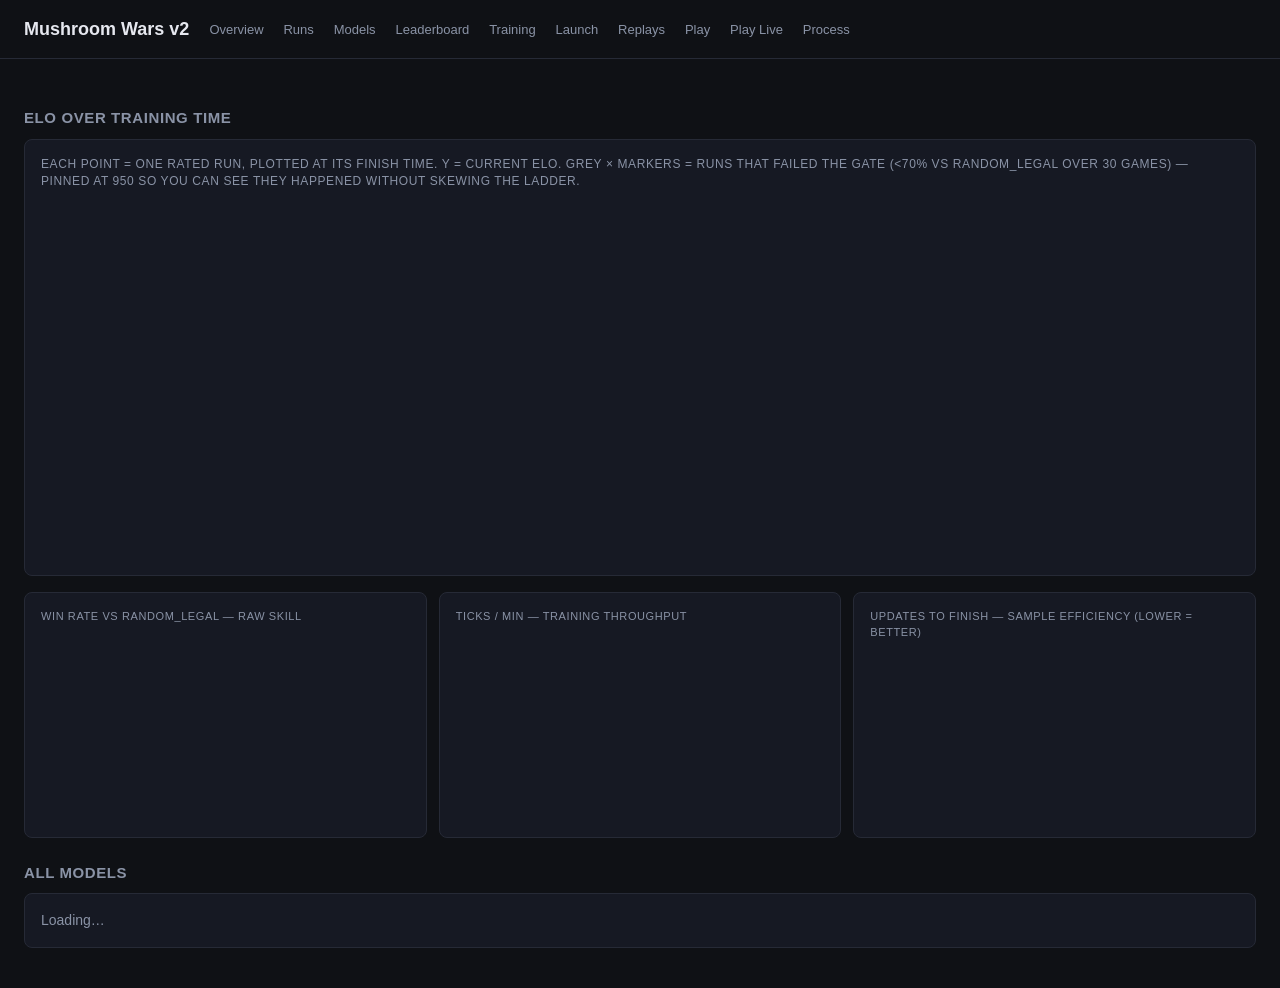
<file: dashboard/models.html>
<!doctype html>
<html lang="en">
<head>
  <meta charset="utf-8">
  <title>Models — Mushroom Wars v2</title>
  <link rel="stylesheet" href="lib/style.css">
  <style>
    .chart-grid-3 {
      display: grid;
      grid-template-columns: repeat(3, 1fr);
      gap: 12px;
      margin-bottom: 16px;
    }
    @media (max-width: 800px) {
      .chart-grid-3 { grid-template-columns: 1fr; }
    }
    .chart-grid-3 .card { margin: 0; }
    .chart-grid-3 .stat-label { font-size: 11px; }
  </style>
</head>
<body>
  <header>
    <h1>Mushroom Wars v2</h1>
    <nav>
      <a href="./index.html">Overview</a>
      <a href="./runs.html">Runs</a>
      <a href="./models.html">Models</a>
      <a href="./elo.html">Leaderboard</a>
      <a href="./training.html">Training</a>
      <a href="./launch.html">Launch</a>
      <a href="./replays.html">Replays</a>
      <a href="./play.html">Play</a>
      <a href="./play-live.html">Play Live</a>
      <a href="./process.html">Process</a>
    </nav>
  </header>

  <main>
    <h2>Elo over training time</h2>
    <div class="card">
      <div class="stat-label">each point = one rated run, plotted at its finish time. Y = current Elo. Grey × markers = runs that failed the gate (&lt;70% vs random_legal over 30 games) — pinned at 950 so you can see they happened without skewing the ladder.</div>
      <div style="position:relative; height:360px; margin-top:8px;"><canvas id="chart-elo"></canvas></div>
    </div>

    <div class="chart-grid-3">
      <div class="card">
        <div class="stat-label">win rate vs random_legal — raw skill</div>
        <div style="position:relative; height:180px;"><canvas id="chart-rate"></canvas></div>
      </div>
      <div class="card">
        <div class="stat-label">ticks / min — training throughput</div>
        <div style="position:relative; height:180px;"><canvas id="chart-tpm"></canvas></div>
      </div>
      <div class="card">
        <div class="stat-label">updates to finish — sample efficiency (lower = better)</div>
        <div style="position:relative; height:180px;"><canvas id="chart-upd"></canvas></div>
      </div>
    </div>

    <h2>All models</h2>
    <div class="card" id="models"><div class="muted">Loading…</div></div>
  </main>

  <script type="module">
    import { sb } from './lib/supabase.js';
    import { fmtTime, fmtPct, esc, tr } from './lib/ui.js';
    import Chart from 'https://esm.sh/chart.js@4.4.7/auto';
    Chart.defaults.color = '#8a93a6';
    Chart.defaults.borderColor = '#262a36';

    const $root = document.getElementById('models');

    async function loadModels() {
      const { data, error } = await sb
        .from('models')
        .select('id, name, obs_size, num_actions, total_params, run_count, best_rate, created_at, parent_model')
        .order('created_at', { ascending: false });
      if (error) { $root.innerHTML = `<div class="error">${esc(error.message)}</div>`; return; }
      if (data.length === 0) {
        $root.innerHTML = `<div class="muted">no models registered — try <span class="inline-code">python cli/register_model.py</span></div>`;
        return;
      }
      const rows = data.map(m => tr([
        `<a href="./model.html?id=${esc(m.id)}"><span class="mono">${esc(m.id)}</span></a>`,
        esc(m.name ?? ''),
        `<span class="mono">${esc(String(m.obs_size))}→${esc(String(m.num_actions))}</span>`,
        `<span class="mono">${esc((m.total_params ?? 0).toLocaleString())}</span>`,
        esc(String(m.run_count)),
        fmtPct(m.best_rate),
        m.parent_model ? `<a href="./model.html?id=${esc(m.parent_model)}" class="mono">${esc(m.parent_model)}</a>` : '<span class="muted">—</span>',
        `<span class="muted">${fmtTime(m.created_at)}</span>`,
      ]));
      $root.innerHTML = `
        <table>
          <thead><tr>
            <th>id</th><th>name</th><th>obs → actions</th><th>params</th>
            <th>runs</th><th>best rate</th><th>parent</th><th>created</th>
          </tr></thead>
          <tbody>${rows.join('')}</tbody>
        </table>`;
    }

    async function loadCharts() {
      const { data, error } = await sb
        .from('runs')
        .select('id, label, status, queued_at, started_at, finished_at, elo_score, elo_n_matches, elo_status, result')
        .eq('status', 'done')
        .order('finished_at', { ascending: true })
        .limit(500);
      if (error) throw error;
      // Use finished_at (when the model's weights were frozen) — falls back to
      // started_at then queued_at for older rows missing the column.
      const ts = (r) => new Date(r.finished_at ?? r.started_at ?? r.queued_at).getTime();
      const all = (data ?? []).filter(r => r.finished_at || r.started_at || r.queued_at);
      const rated = all.filter(r => r.elo_status === 'rated' && r.elo_score != null);
      const failed = all.filter(r => r.elo_status === 'did_not_perform');

      // Elo chart: rated points (full color) + did-not-perform points
      // (grey, pinned at y=950 so they sit visibly below the baseline).
      renderScatter('chart-elo',
        rated.map(r => ({ x: ts(r), y: r.elo_score, label: r.label })),
        { yLabel: 'Elo', color: '#60a5fa', baseline: 1000, baselineLabel: 'random_legal anchor',
          extraSeries: {
            label: 'did not perform',
            color: '#6b7280',
            points: failed.map(r => ({ x: ts(r), y: 950, label: r.label + ' (did not perform)' })),
          },
        });

      // Other charts only use rated runs (signal would be drowned by failed ones).
      const points = rated;

      renderScatter('chart-rate', points
        .map(r => ({ x: ts(r), y: r.result?.rate, label: r.label }))
        .filter(p => p.y != null)
        .map(p => ({ ...p, y: p.y * 100 })),
        { yLabel: 'win %', color: '#f472b6', yMin: 0, yMax: 100, compact: true });

      renderScatter('chart-tpm', points
        .map(r => ({ x: ts(r), y: r.result?.steps_per_sec, label: r.label }))
        .filter(p => p.y != null)
        .map(p => ({ ...p, y: p.y * 60 / 1000 })),
        { yLabel: 'ticks/min (k)', color: '#34d399', compact: true });

      renderScatter('chart-upd', points
        .map(r => ({ x: ts(r), y: r.result?.updates, label: r.label }))
        .filter(p => p.y != null),
        { yLabel: 'updates', color: '#fbbf24', compact: true });
    }

    function renderScatter(canvasId, points, opts) {
      const canvas = document.getElementById(canvasId);
      if (!canvas) return;
      if (!points.length) {
        canvas.replaceWith(Object.assign(document.createElement('div'),
          { className: 'muted', textContent: 'no data yet' }));
        return;
      }
      const datasets = [{
        label: opts.yLabel,
        data: points,
        borderColor: opts.color,
        backgroundColor: opts.color,
        borderWidth: 1.2,
        showLine: false,
        pointRadius: opts.compact ? 3 : 4,
        pointHoverRadius: opts.compact ? 5 : 7,
      }];
      if (opts.extraSeries && opts.extraSeries.points.length) {
        datasets.push({
          label: opts.extraSeries.label,
          data: opts.extraSeries.points,
          borderColor: opts.extraSeries.color,
          backgroundColor: opts.extraSeries.color,
          borderWidth: 1,
          showLine: false,
          pointRadius: opts.compact ? 2 : 3,
          pointHoverRadius: 6,
          pointStyle: 'crossRot',
        });
      }
      if (opts.baseline != null) {
        const xs = points.map(p => p.x);
        datasets.push({
          label: opts.baselineLabel ?? 'baseline',
          data: [{ x: Math.min(...xs), y: opts.baseline }, { x: Math.max(...xs), y: opts.baseline }],
          borderColor: '#444',
          borderWidth: 1,
          borderDash: [4, 4],
          pointRadius: 0,
          showLine: true,
        });
      }
      const yScale = {
        title: { display: !opts.compact, text: opts.yLabel },
        grid: { color: 'rgba(96,165,250,0.05)' },
        ticks: { font: { size: opts.compact ? 10 : 12 } },
      };
      if (opts.yMin != null) yScale.min = opts.yMin;
      if (opts.yMax != null) yScale.max = opts.yMax;
      new Chart(canvas, {
        type: 'line',
        data: { datasets },
        options: {
          responsive: true,
          maintainAspectRatio: false,
          parsing: false,
          scales: {
            x: {
              type: 'linear',
              title: { display: !opts.compact, text: 'training start' },
              grid: { color: 'rgba(96,165,250,0.05)' },
              ticks: {
                callback: (v) => new Date(v).toLocaleString(undefined,
                  opts.compact
                    ? { month: 'short', day: 'numeric', hour: '2-digit' }
                    : { month: 'short', day: 'numeric', hour: '2-digit', minute: '2-digit' }),
                maxRotation: 0,
                autoSkip: true,
                maxTicksLimit: opts.compact ? 4 : 10,
                font: { size: opts.compact ? 10 : 12 },
              },
            },
            y: yScale,
          },
          plugins: {
            legend: { display: !opts.compact && !!opts.extraSeries,
                      position: 'bottom',
                      labels: { padding: 10, boxWidth: 10, boxHeight: 10 } },
            tooltip: {
              callbacks: {
                title: (items) => new Date(items[0].parsed.x).toLocaleString(),
                label: (item) => {
                  const p = item.raw;
                  if (!p.label) return null;
                  const v = typeof p.y === 'number' ? p.y.toFixed(opts.compact ? 1 : 0) : p.y;
                  return `${p.label}: ${v}`;
                },
              },
            },
          },
        },
      });
    }

    Promise.all([loadModels(), loadCharts()]).catch(e => {
      $root.innerHTML = `<div class="error">${esc(e.message)}</div>`;
    });
  </script>
</body>
</html>
</file>
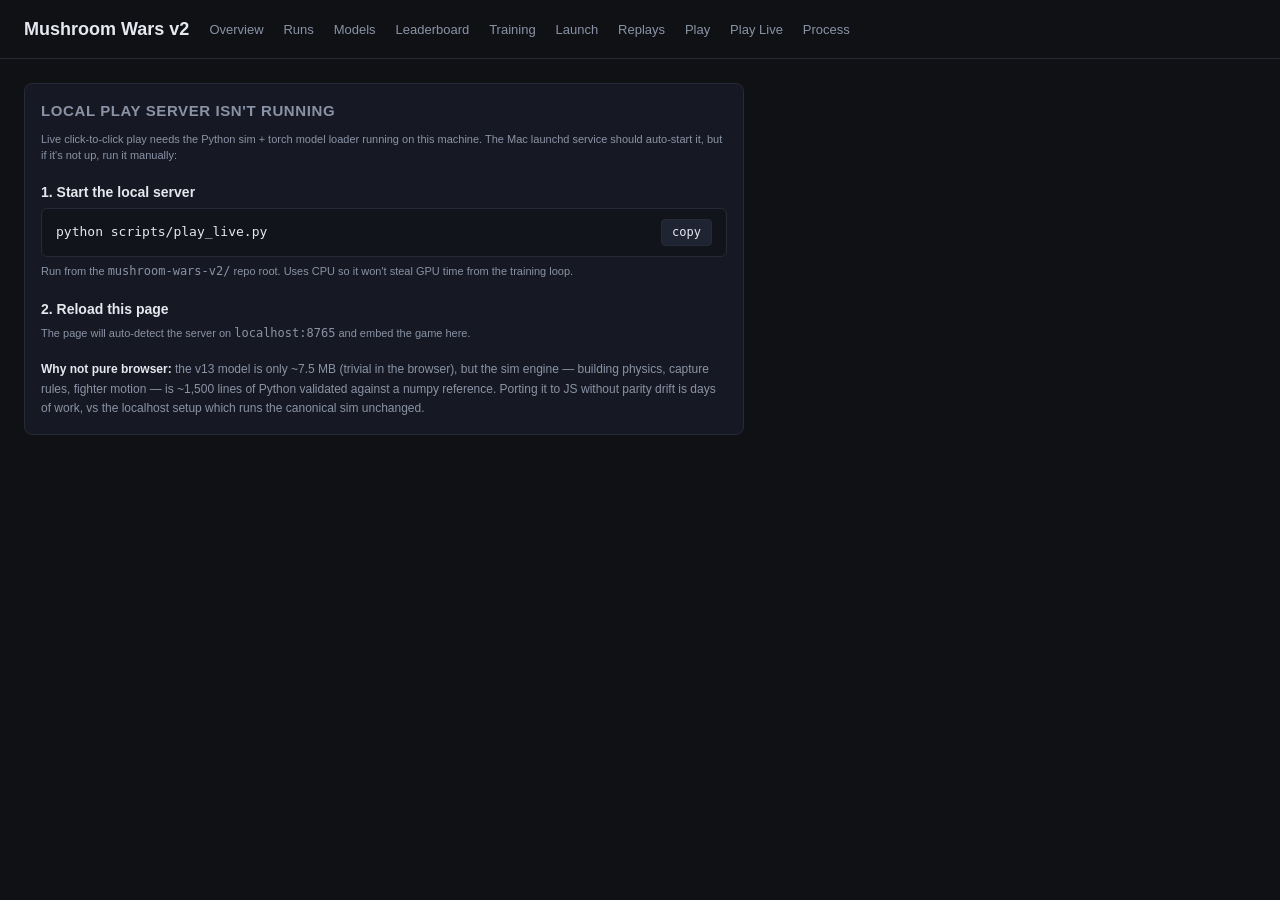
<file: dashboard/play-live.html>
<!doctype html>
<html lang="en">
<head>
  <meta charset="utf-8">
  <title>Play Live - Mushroom Wars v2</title>
  <link rel="stylesheet" href="lib/style.css">
  <style>
    #game-frame { width: 100%; height: calc(100vh - 80px); border: 0; background: #0a0c10; border-radius: 6px; }
    #fallback { max-width: 720px; }
    .fb-step { display: flex; flex-direction: column; gap: 6px; margin: 18px 0; }
    .fb-step strong { color: var(--fg); }
    .cmd-block {
      display: flex; gap: 8px;
      background: #11141b;
      border: 1px solid var(--border);
      border-radius: 6px;
      padding: 10px 14px;
      font-family: var(--mono); font-size: 13px;
      align-items: center;
    }
    .cmd-block code {
      flex: 1; color: var(--fg); background: transparent;
      padding: 0; white-space: pre;
    }
    .copy-btn {
      background: #1f2433; color: var(--fg);
      border: 1px solid var(--border);
      padding: 4px 10px; border-radius: 4px;
      cursor: pointer; font: inherit; font-size: 12px;
    }
    .copy-btn:hover  { background: #262c3d; }
    .copy-btn.copied { background: #34d399; color: #0b0d12; border-color: #34d399; }
    .why  { color: var(--fg-muted); font-size: 12px; line-height: 1.6; }
    .why strong { color: var(--fg); }
    .probing { color: var(--fg-muted); padding: 32px; text-align: center; }
  </style>
</head>
<body>
  <header>
    <h1>Mushroom Wars v2</h1>
    <nav>
      <a href="./index.html">Overview</a>
      <a href="./runs.html">Runs</a>
      <a href="./models.html">Models</a>
      <a href="./elo.html">Leaderboard</a>
      <a href="./training.html">Training</a>
      <a href="./launch.html">Launch</a>
      <a href="./replays.html">Replays</a>
      <a href="./play.html">Play</a>
      <a href="./play-live.html">Play Live</a>
      <a href="./process.html">Process</a>
    </nav>
  </header>

  <main>
    <div id="probing" class="probing">Checking for local play server…</div>

    <iframe id="game-frame" style="display:none"
            src="http://localhost:8765/" title="Mushroom Wars live"></iframe>

    <div id="fallback" class="card" style="display:none">
      <h2 style="margin-top:0;">Local play server isn't running</h2>
      <div class="muted small">
        Live click-to-click play needs the Python sim + torch model loader
        running on this machine. The Mac launchd service should auto-start it,
        but if it's not up, run it manually:
      </div>

      <div class="fb-step">
        <strong>1. Start the local server</strong>
        <div class="cmd-block">
          <code id="cmd">python scripts/play_live.py</code>
          <button class="copy-btn" id="copy-btn">copy</button>
        </div>
        <div class="muted small">
          Run from the <span class="mono">mushroom-wars-v2/</span> repo root.
          Uses CPU so it won't steal GPU time from the training loop.
        </div>
      </div>

      <div class="fb-step">
        <strong>2. Reload this page</strong>
        <div class="muted small">
          The page will auto-detect the server on <span class="mono">localhost:8765</span>
          and embed the game here.
        </div>
      </div>

      <div class="why" style="margin-top:18px;">
        <strong>Why not pure browser:</strong> the v13 model is only ~7.5 MB
        (trivial in the browser), but the sim engine — building physics,
        capture rules, fighter motion — is ~1,500 lines of Python validated
        against a numpy reference. Porting it to JS without parity drift is
        days of work, vs the localhost setup which runs the canonical sim
        unchanged.
      </div>
    </div>
  </main>

  <script>
    const $probing = document.getElementById('probing');
    const $frame   = document.getElementById('game-frame');
    const $fb      = document.getElementById('fallback');

    async function probe() {
      // 5s — first-load timing includes a CORS preflight against a Python
      // BaseHTTPServer that's single-threaded for OPTIONS. Subsequent loads
      // hit the cached preflight (Max-Age=86400) and resolve in <5 ms.
      try {
        const r = await fetch('http://localhost:8765/api/state', { cache: 'no-store', signal: AbortSignal.timeout(5000) });
        if (!r.ok) throw new Error('HTTP ' + r.status);
        const j = await r.json();
        if (!j.ready) throw new Error('not ready');
        return true;
      } catch (e) {
        return false;
      }
    }

    (async () => {
      const ok = await probe();
      $probing.style.display = 'none';
      if (ok) {
        $frame.style.display = 'block';
      } else {
        $fb.style.display = 'block';
      }
    })();

    document.getElementById('copy-btn').addEventListener('click', async (e) => {
      const btn = e.currentTarget;
      const cmd = document.getElementById('cmd').textContent;
      try {
        await navigator.clipboard.writeText(cmd);
        btn.textContent = 'copied';
        btn.classList.add('copied');
        setTimeout(() => { btn.textContent = 'copy'; btn.classList.remove('copied'); }, 1200);
      } catch {
        btn.textContent = 'failed';
      }
    });
  </script>
</body>
</html>
</file>
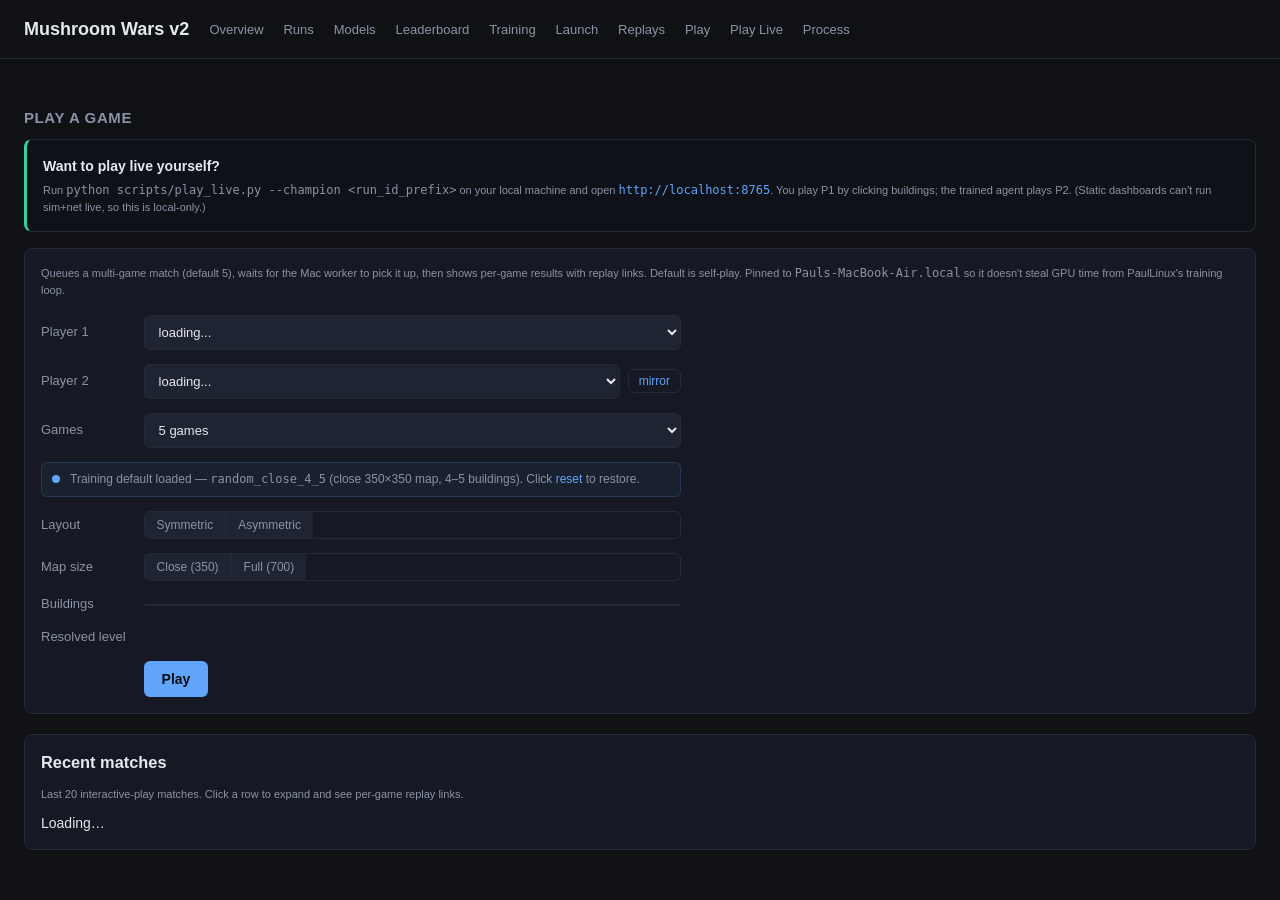
<file: dashboard/play.html>
<!doctype html>
<html lang="en">
<head>
  <meta charset="utf-8">
  <title>Play - Mushroom Wars v2</title>
  <link rel="stylesheet" href="lib/style.css">
  <style>
    .play-form {
      display: grid;
      grid-template-columns: auto 1fr;
      gap: 14px 18px;
      align-items: center;
      max-width: 640px;
    }
    .play-form label { color: var(--fg-muted); font-size: 13px; }
    .play-form select,
    .play-form input {
      background: #1f2433;
      color: var(--fg);
      border: 1px solid var(--border);
      border-radius: 6px;
      padding: 8px 10px;
      font-family: inherit;
      font-size: 13px;
      width: 100%;
    }
    .play-button {
      background: var(--accent);
      color: #0b0d12;
      border: 0;
      padding: 10px 18px;
      border-radius: 6px;
      cursor: pointer;
      font-weight: 600;
      font-size: 14px;
      font-family: inherit;
    }
    .play-button:hover { background: #82b8fc; }
    .play-button:disabled { background: #2a2f3d; color: var(--fg-muted); cursor: not-allowed; }
    .seg {
      display: inline-flex;
      gap: 0;
      border: 1px solid var(--border);
      border-radius: 6px;
      overflow: hidden;
      flex-wrap: wrap;
    }
    .seg button {
      background: #1f2433;
      color: var(--fg-muted);
      border: 0;
      border-right: 1px solid var(--border);
      padding: 6px 12px;
      font-size: 12px;
      font-family: inherit;
      cursor: pointer;
    }
    .seg button:last-child { border-right: 0; }
    .seg button:hover { background: #262c3d; color: var(--fg); }
    .seg button.active { background: var(--accent); color: #0b0d12; font-weight: 600; }
    .training-default-row {
      grid-column: 1 / -1;
      display: flex;
      gap: 10px;
      align-items: center;
      font-size: 12px;
      color: var(--fg-muted);
      padding: 8px 10px;
      background: rgba(96,165,250,0.05);
      border: 1px solid rgba(96,165,250,0.18);
      border-radius: 6px;
    }
    .training-default-row .dot { width: 8px; height: 8px; border-radius: 50%; background: var(--accent); }
    .training-default-row a { color: var(--accent); }
    .map-size-tag {
      font-family: var(--mono);
      font-size: 11px;
      color: var(--fg-muted);
    }
    /* Winner pill in the result table — P1 = blue (per Paul's request),
       P2 = red. Note this is intentionally inverted from the global
       canvas/chart convention where P1 = red. Scoped to play.html only. */
    .winner-bubble {
      display: inline-block;
      padding: 2px 10px;
      border-radius: 999px;
      font-size: 12px;
      font-weight: 600;
      font-family: var(--mono);
      letter-spacing: .2px;
    }
    .winner-bubble.win-p1   { background: rgba(96,165,250,0.20); color: #93c5fd; border: 1px solid rgba(96,165,250,0.45); }
    .winner-bubble.win-p2   { background: rgba(248,113,113,0.20); color: #fca5a5; border: 1px solid rgba(248,113,113,0.45); }
    .winner-bubble.win-draw { background: rgba(107,114,128,0.20); color: var(--fg-muted); border: 1px solid var(--border); }
    .link-btn {
      background: transparent;
      color: var(--accent);
      border: 1px solid var(--border);
      padding: 4px 10px;
      border-radius: 6px;
      cursor: pointer;
      font-size: 12px;
      font-family: inherit;
    }
    .link-btn:hover { background: rgba(96,165,250,0.08); }
    .status-line {
      margin-top: 20px;
      padding: 14px;
      border: 1px solid var(--border);
      border-radius: var(--radius);
      background: var(--bg-card);
      font-family: var(--mono);
      font-size: 13px;
    }
    .spinner {
      display: inline-block;
      width: 10px; height: 10px;
      border: 2px solid var(--fg-muted);
      border-top-color: var(--accent);
      border-radius: 50%;
      animation: spin 0.8s linear infinite;
      margin-right: 8px;
      vertical-align: middle;
    }
    @keyframes spin { to { transform: rotate(360deg); } }
  </style>
</head>
<body>
  <header>
    <h1>Mushroom Wars v2</h1>
    <nav>
      <a href="./index.html">Overview</a>
      <a href="./runs.html">Runs</a>
      <a href="./models.html">Models</a>
      <a href="./elo.html">Leaderboard</a>
      <a href="./training.html">Training</a>
      <a href="./launch.html">Launch</a>
      <a href="./replays.html">Replays</a>
      <a href="./play.html">Play</a>
      <a href="./play-live.html">Play Live</a>
      <a href="./process.html">Process</a>
    </nav>
  </header>

  <main>
    <h2>Play a game</h2>
    <div class="card" style="background:#0e1117; border-left:3px solid #34d399; margin-bottom:16px;">
      <strong>Want to play live yourself?</strong>
      <div class="muted small" style="margin-top:6px;">
        Run <span class="mono">python scripts/play_live.py --champion &lt;run_id_prefix&gt;</span>
        on your local machine and open <a href="http://localhost:8765" target="_blank" class="mono">http://localhost:8765</a>.
        You play P1 by clicking buildings; the trained agent plays P2.
        <span class="muted">(Static dashboards can't run sim+net live, so this is local-only.)</span>
      </div>
    </div>
    <div class="card">
      <div class="muted small" style="margin-bottom:16px;">
        Queues a multi-game match (default 5), waits for the Mac worker to pick it up, then shows
        per-game results with replay links. Default is self-play. Pinned to
        <span class="mono">Pauls-MacBook-Air.local</span> so it doesn't steal GPU time from
        PaulLinux's training loop.
      </div>

      <div class="play-form">
        <label>Player 1</label>
        <select id="p1"><option value="">loading...</option></select>

        <label>Player 2</label>
        <div style="display:flex; gap:8px; align-items:center;">
          <select id="p2" style="flex:1"><option value="">loading...</option></select>
          <button id="mirror" class="link-btn" title="Set P2 = P1 (self-play)">mirror</button>
        </div>

        <label>Games</label>
        <select id="games">
          <option value="1">1 game</option>
          <option value="3">3 games</option>
          <option value="5" selected>5 games</option>
          <option value="10">10 games</option>
          <option value="20">20 games</option>
          <option value="50">50 games</option>
          <option value="100">100 games</option>
        </select>

        <div class="training-default-row">
          <span class="dot"></span>
          <div>Training default loaded — <span class="mono" id="training-level-tag">random_close_4_5</span>
            (close 350×350 map, 4–5 buildings). Click <a href="#" id="reset-defaults">reset</a> to restore.</div>
        </div>

        <label>Layout</label>
        <div class="seg" id="layout-seg">
          <button data-layout="symmetric">Symmetric</button>
          <button data-layout="asymmetric">Asymmetric</button>
        </div>

        <label>Map size</label>
        <div class="seg" id="mapsize-seg">
          <button data-mapsize="close" title="350×350 — fast travel, ~2× more episodes/sec">Close (350)</button>
          <button data-mapsize="full"  title="700×700 — full board">Full (700)</button>
        </div>

        <label>Buildings</label>
        <div class="seg" id="buildings-seg"></div>

        <label>Resolved level</label>
        <div>
          <span class="mono" id="resolved-level" style="font-size:13px;color:var(--fg);"></span>
          <span class="map-size-tag" id="resolved-mapsize"></span>
        </div>

        <div></div>
        <div><button id="play" class="play-button">Play</button></div>
      </div>

      <div id="status" class="status-line" style="display:none"></div>
    </div>

    <!-- Recent-matches drawer. Loaded after the form so users see the
         player picker first; the history is supplementary. -->
    <div class="card" style="margin-top:20px;">
      <h3 style="margin:0 0 12px 0;">Recent matches</h3>
      <div class="muted small" style="margin-bottom:10px;">
        Last 20 interactive-play matches. Click a row to expand and see per-game replay links.
      </div>
      <div id="recent-matches">Loading…</div>
    </div>
  </main>

  <script type="module">
    import { sb, publicUrl } from './lib/supabase.js';
    import { esc } from './lib/ui.js';

    // Baseline (random-legal) is excluded from the players list — it's a sanity
    // opponent for training, not something you'd choose to spectate.
    const BASELINE_ID = '00000000-0000-0000-0000-000000000001';

    const $p1     = document.getElementById('p1');
    const $p2     = document.getElementById('p2');
    const $games  = document.getElementById('games');
    const $mirror = document.getElementById('mirror');
    const $play   = document.getElementById('play');
    const $status = document.getElementById('status');
    const $layoutSeg    = document.getElementById('layout-seg');
    const $mapsizeSeg   = document.getElementById('mapsize-seg');
    const $buildingsSeg = document.getElementById('buildings-seg');
    const $resolved     = document.getElementById('resolved-level');
    const $resolvedSize = document.getElementById('resolved-mapsize');
    const $resetDefaults = document.getElementById('reset-defaults');

    // --- Level picker -------------------------------------------------------
    // The RPC accepts: crossroads_6 | random_close_<a>_<b> | random_<a>_<b> | asym_<a>_<b>
    // Map size is implicit in the level family: close → 350×350, others → 700×700.
    // We expose three independent chunks (Layout, Map size, Buildings) and
    // resolve them to a single level_name string before queueing.
    //
    // Symmetric × close + 4–5 buildings = `random_close_4_5` — the current
    // training default per configs/training_levels.yaml.
    const TRAINING_DEFAULTS = {
      layout:    'symmetric',
      mapSize:   'close',
      buildings: '4_5',
    };
    // Building-count options per (layout, mapSize) combination. The RPC regex
    // imposes the constraints: only `random_close_*` exists for symmetric
    // close; full-size has both random_* and asym_*.
    const BUILDINGS_PER_FAMILY = {
      'symmetric_close':  ['4_5', '4_8', '6_10', '8_16'],
      'symmetric_full':   ['6_6', '8_8', '8_12', '12_12', '16_16', '20_20'],
      'asymmetric_close': [],   // no asym_close_* in sim/levels.py
      'asymmetric_full':  ['6_6', '8_8', '8_12', '12_12', '16_16', '20_20', '24_32'],
    };
    function familyKey(layout, mapSize) { return `${layout}_${mapSize}`; }

    let levelState = loadLevelState();
    function loadLevelState() {
      let s;
      try {
        const raw = localStorage.getItem('mw2.play.level');
        s = raw ? { ...TRAINING_DEFAULTS, ...JSON.parse(raw) } : { ...TRAINING_DEFAULTS };
      } catch { s = { ...TRAINING_DEFAULTS }; }
      // Heal stale combinations: if the (layout, mapSize) family is empty, bounce to defaults.
      if (BUILDINGS_PER_FAMILY[familyKey(s.layout, s.mapSize)].length === 0) {
        s = { ...TRAINING_DEFAULTS };
      }
      return s;
    }
    function saveLevelState() {
      try { localStorage.setItem('mw2.play.level', JSON.stringify(levelState)); } catch { /* ignore */ }
    }

    function resolveLevelName() {
      const { layout, mapSize, buildings } = levelState;
      // Special case: symmetric + full + 6_6 → keep crossroads_6 available?
      // No — random_6_6 is also valid and varies seed each game, which is
      // preferable for self-play eval. Crossroads stays an internal fixture.
      if (layout === 'symmetric'  && mapSize === 'close') return `random_close_${buildings}`;
      if (layout === 'symmetric'  && mapSize === 'full')  return `random_${buildings}`;
      if (layout === 'asymmetric' && mapSize === 'full')  return `asym_${buildings}`;
      // asymmetric+close has no levels — the picker disables it.
      return null;
    }
    function mapSizePixels() {
      return levelState.mapSize === 'close' ? 350 : 700;
    }

    function renderLevelPicker() {
      // Layout
      for (const btn of $layoutSeg.querySelectorAll('button')) {
        btn.classList.toggle('active', btn.dataset.layout === levelState.layout);
      }
      // Map size — gray out close+asymmetric (no levels exist)
      for (const btn of $mapsizeSeg.querySelectorAll('button')) {
        btn.classList.toggle('active', btn.dataset.mapsize === levelState.mapSize);
        const wouldEmpty = BUILDINGS_PER_FAMILY[familyKey(levelState.layout, btn.dataset.mapsize)].length === 0;
        btn.disabled = wouldEmpty;
        btn.style.opacity = wouldEmpty ? '0.4' : '';
        btn.title = wouldEmpty ? 'No levels exist for this combination' : btn.title;
      }
      // Buildings — repopulate based on (layout, mapSize)
      const opts = BUILDINGS_PER_FAMILY[familyKey(levelState.layout, levelState.mapSize)];
      if (!opts.includes(levelState.buildings)) levelState.buildings = opts[0] ?? '';
      $buildingsSeg.innerHTML = opts.map(b => {
        const label = b.includes('_') ? b.replace('_', '–') : b;
        return `<button data-buildings="${b}" class="${b === levelState.buildings ? 'active' : ''}">${label}</button>`;
      }).join('');
      for (const btn of $buildingsSeg.querySelectorAll('button')) {
        btn.addEventListener('click', () => {
          levelState.buildings = btn.dataset.buildings;
          saveLevelState();
          renderLevelPicker();
        });
      }
      // Resolved
      const resolved = resolveLevelName();
      $resolved.textContent = resolved ?? '— pick a valid combination —';
      $resolvedSize.textContent = ` · ${mapSizePixels()}×${mapSizePixels()} px`;
      $play.disabled = !resolved;
    }

    for (const btn of $layoutSeg.querySelectorAll('button')) {
      btn.addEventListener('click', () => {
        levelState.layout = btn.dataset.layout;
        // If the new combination has no levels (asym+close), bounce mapSize to full.
        if (BUILDINGS_PER_FAMILY[familyKey(levelState.layout, levelState.mapSize)].length === 0) {
          levelState.mapSize = 'full';
        }
        saveLevelState();
        renderLevelPicker();
      });
    }
    for (const btn of $mapsizeSeg.querySelectorAll('button')) {
      btn.addEventListener('click', () => {
        if (btn.disabled) return;
        levelState.mapSize = btn.dataset.mapsize;
        saveLevelState();
        renderLevelPicker();
      });
    }
    $resetDefaults.addEventListener('click', (e) => {
      e.preventDefault();
      levelState = { ...TRAINING_DEFAULTS };
      saveLevelState();
      renderLevelPicker();
    });
    renderLevelPicker();

    function setStatus(kind, html) {
      $status.style.display = 'block';
      const spinner = kind === 'working' ? `<span class="spinner"></span>` : '';
      const color = kind === 'error' ? 'var(--danger)' : 'var(--fg)';
      $status.innerHTML = `<span style="color:${color}">${spinner}${html}</span>`;
    }

    async function populateRuns() {
      const { data, error } = await sb.from('runs')
        .select('id, label, finished_at, result, weights_url')
        .not('weights_url', 'is', null)
        .neq('id', BASELINE_ID)
        .eq('status', 'done')
        .order('finished_at', { ascending: false })
        .limit(100);
      if (error) {
        setStatus('error', `Can't load runs: ${esc(error.message)}`);
        return;
      }
      const options = data.map(r => {
        const rate = r.result?.rate;
        const suffix = rate != null ? ` (${(rate * 100).toFixed(0)}%)` : '';
        return `<option value="${esc(r.id)}">${esc(r.label)}${suffix}</option>`;
      }).join('');
      $p1.innerHTML = options;
      $p2.innerHTML = options;

      // Restore last-used players if still in the list, else default to
      // newest run on both sides (self-play).
      const remembered = loadRemembered();
      const ids = new Set(data.map(r => r.id));
      if (remembered.p1 && ids.has(remembered.p1)) $p1.value = remembered.p1;
      else if (data.length > 0) $p1.value = data[0].id;
      if (remembered.p2 && ids.has(remembered.p2)) $p2.value = remembered.p2;
      else if (data.length > 0) $p2.value = $p1.value;  // self-play default

      // Restore games count.
      if (remembered.games) $games.value = String(remembered.games);

      mirrored = ($p1.value === $p2.value);
      updateMirrorButton();
    }

    // --- Last-used players + games persistence -----------------------------
    function loadRemembered() {
      try {
        const raw = localStorage.getItem('mw2.play.players');
        if (raw) return JSON.parse(raw);
      } catch { /* ignore */ }
      return {};
    }
    function saveRemembered() {
      try {
        localStorage.setItem('mw2.play.players', JSON.stringify({
          p1:    $p1.value,
          p2:    $p2.value,
          games: $games.value,
        }));
      } catch { /* ignore */ }
    }

    // Mirror default: P2 tracks P1 until you manually change P2.
    // Picking P1 again re-mirrors P2. Picking P2 breaks the mirror.
    let mirrored = true;
    function updateMirrorButton() {
      $mirror.textContent = mirrored ? 'mirrored' : 'mirror';
      $mirror.title = mirrored
        ? 'P2 is tracking P1. Click to re-sync.'
        : 'Click to set P2 = P1 and re-enable tracking.';
    }
    $p1.addEventListener('change', () => {
      if (mirrored) $p2.value = $p1.value;
      saveRemembered();
    });
    $p2.addEventListener('change', () => {
      mirrored = ($p2.value === $p1.value);
      updateMirrorButton();
      saveRemembered();
    });
    $mirror.addEventListener('click', () => {
      $p2.value = $p1.value;
      mirrored = true;
      updateMirrorButton();
      saveRemembered();
    });
    $games.addEventListener('change', saveRemembered);

    async function queueAndWatch() {
      const runA = $p1.value;
      const runB = $p2.value;
      const level = resolveLevelName();
      if (!level) {
        setStatus('error', 'Pick a valid layout/map-size/buildings combination.');
        return;
      }
      const games = parseInt($games.value, 10) || 5;
      if (!runA || !runB) {
        setStatus('error', 'Pick both players.');
        return;
      }

      $play.disabled = true;
      setStatus('working', 'Queuing match...');

      const { data: matchId, error: rpcErr } = await sb.rpc('queue_interactive_play', {
        p_run_a: runA,
        p_run_b: runB,
        p_level_name: level,
        p_games: games,
        p_target_machine: 'Pauls-MacBook-Air.local',
      });
      if (rpcErr) {
        $play.disabled = false;
        setStatus('error', `Queue failed: ${esc(rpcErr.message)}`);
        return;
      }
      // Progress UX has three live stages — queued / processing / loading —
      // each with an elapsed-seconds counter so the user can tell the page
      // is alive (matters most when a Chrome tab gets backgrounded and
      // setTimeout throttles; coming back to the page should immediately
      // show meaningful progress, not a stale "queued" message).
      const matchIdShort = `<span class="mono">${esc(matchId.slice(0,8))}…</span>`;
      const queuedStart = Date.now();
      setStatus('working', `Queued ${games}-game match ${matchIdShort} on Mac. Waiting for worker… <span class="mono">0s</span>`);

      // Poll for completion. Generous timeout: Mac worker may need to JIT
      // warm up, then N games on top of that. Scale with the games count
      // (~10s per game once warm + 60s initial JIT) with a 30-min ceiling.
      const started = Date.now();
      const timeoutMs = Math.min(60_000 + games * 10_000, 30 * 60_000);
      let phase = 'queued';
      let runStart = null;

      while (Date.now() - started < timeoutMs) {
        // 1.5 s when running (we want timely "game N of M" updates), 2.5 s
        // while queued (the match isn't going anywhere fast — gentler poll).
        await new Promise(r => setTimeout(r, phase === 'running' ? 1500 : 2500));
        // Fetch status + a count of finished games in parallel. The games
        // table is populated incrementally as each game completes, so its
        // count gives true "game N of M" progress mid-match.
        const [matchRes, gamesCountRes] = await Promise.all([
          sb.from('matches').select('status').eq('id', matchId).single(),
          sb.from('games').select('id', { count: 'exact', head: true }).eq('match_id', matchId),
        ]);
        const m = matchRes.data;
        const gamesDone = gamesCountRes.count ?? 0;
        if (!m) continue;
        if (m.status === 'queued') {
          const qElapsed = Math.floor((Date.now() - queuedStart) / 1000);
          setStatus('working', `Queued ${games}-game match ${matchIdShort} on Mac. Waiting for worker… <span class="mono">${qElapsed}s</span>`);
        }
        if (m.status === 'running') {
          if (phase !== 'running') {
            phase = 'running';
            runStart = Date.now();
          }
          const rElapsed = Math.floor((Date.now() - runStart) / 1000);
          // Current game = games already finished + 1 (the one in flight),
          // capped at `games` so the display reads "10 of 10" right before
          // the status flips to done.
          const currentGame = Math.min(gamesDone + 1, games);
          setStatus('working',
            `Processing match ${matchIdShort} — playing game <strong>${currentGame}</strong> of <strong>${games}</strong> ` +
            `<span class="mono">(${rElapsed}s elapsed, ${gamesDone} done)</span>`);
        }
        if (m.status === 'done') {
          // Rename the games-rows shadow var to `gameRows` so the outer
          // `games` (game-count int from the dropdown) stays reachable in
          // this scope. The old code shadowed it with `const { data: games }`
          // which put the outer binding in the temporal-dead-zone for the
          // whole block — any reference to `games` before the const line
          // threw a silent ReferenceError, halting the poll loop on the
          // last "processing" message.
          setStatus('working', `Match done — loading replays… <span class="mono">${gamesDone}/${games} games</span>`);
          const { data: gameRows } = await sb.from('games')
            .select('id, game_index, winner, duration_ms, actions_url, player_1_run_id, player_2_run_id, stats')
            .eq('match_id', matchId)
            .order('game_index', { ascending: true });
          if (!gameRows || gameRows.length === 0) {
            $play.disabled = false;
            setStatus('error', 'Match finished but no replays were uploaded.');
            return;
          }
          // Use engine phase (1=P1 wins, 2=P2 wins, 3=draw) so the count is
          // correct even in true self-play (where winner==P1==P2 by run id).
          // Falls back to run-id comparison if stats.phase is missing.
          function sideOf(g) {
            const phase = g.stats?.phase;
            if (phase === 1) return 'p1';
            if (phase === 2) return 'p2';
            if (phase === 3 || g.winner === null) return 'draw';
            // fallback: when winner == both run ids (self-play), we can't tell — call it draw.
            if (g.winner === g.player_1_run_id && g.winner === g.player_2_run_id) return '?';
            if (g.winner === g.player_1_run_id) return 'p1';
            if (g.winner === g.player_2_run_id) return 'p2';
            return 'draw';
          }
          const sides = gameRows.map(sideOf);
          const winsP1 = sides.filter(s => s === 'p1').length;
          const winsP2 = sides.filter(s => s === 'p2').length;
          const draws  = sides.filter(s => s === 'draw').length;
          const isSelfPlay = gameRows[0]?.player_1_run_id === gameRows[0]?.player_2_run_id;
          const rows = gameRows.map((g, i) => {
            const url = g.actions_url ? publicUrl(g.actions_url) : null;
            const ticks = g.stats?.ticks;
            const ticksStr = (ticks != null) ? `${ticks} ticks` : '—';
            const side = sides[i];
            const cls = side === 'p1' ? 'win-p1'
                       : side === 'p2' ? 'win-p2'
                       : side === 'draw' ? 'win-draw' : '';
            const label = side === 'p1' ? 'P1 wins'
                        : side === 'p2' ? 'P2 wins'
                        : side === 'draw' ? 'draw' : '?';
            const winnerCell = `<span class="winner-bubble ${cls}">${esc(label)}</span>`;
            const link = url
              ? `<a href="./game.html?url=${encodeURIComponent(url)}&match=${encodeURIComponent(matchId)}">replay</a>`
              : '—';
            return `<tr>
              <td><span class="mono">#${g.game_index + 1}</span></td>
              <td>${winnerCell}</td>
              <td><span class="mono">${esc(ticksStr)}</span></td>
              <td>${link}</td>
            </tr>`;
          }).join('');
          // Self-play note: with the same model on both sides, P1/P2 imbalance
          // measures map asymmetry, not skill. asym_* levels are intentionally
          // unfair (so P1 should win > 50% on average). Symmetric levels
          // should hover near 50/50.
          const selfPlayNote = isSelfPlay
            ? `<div class="muted small" style="margin-top:6px;">
                 Self-play: same model on both sides. P1/P2 imbalance reflects
                 the level's spatial bias, not skill.
               </div>` : '';
          $status.innerHTML = `
            <div style="margin-bottom:10px;">
              <strong>Match done</strong>:
              <span class="winner-bubble win-p1">P1 ${winsP1}</span>
              <span class="winner-bubble win-p2">P2 ${winsP2}</span>
              ${draws ? `<span class="winner-bubble win-draw">draws ${draws}</span>` : ''}
            </div>
            ${selfPlayNote}
            <table style="margin-top:8px;">
              <thead><tr><th>game</th><th>result</th><th>ticks</th><th></th></tr></thead>
              <tbody>${rows}</tbody>
            </table>
          `;
          // Re-enable Play so the user can re-queue the same setup with one click.
          $play.disabled = false;
          // Refresh the history drawer so the just-finished match shows up
          // at the top without requiring a page reload.
          loadRecentMatches();
          return;
        }
        if (m.status === 'failed') {
          $play.disabled = false;
          setStatus('error', 'Match failed (check worker logs).');
          return;
        }
      }
      $play.disabled = false;
      setStatus('error', 'Timed out waiting for a worker. Is one running?');
    }

    $play.addEventListener('click', queueAndWatch);
    populateRuns();

    // ── Recent matches drawer ─────────────────────────────────────────────
    // Lazy per-match games fetch: on first click of a row we hit the games
    // table for that match_id and render the per-game replay links inline.
    // Cache results so toggling the row open/closed doesn't re-query.
    const $recent = document.getElementById('recent-matches');
    const _gamesCache = new Map();   // matchId → array of game rows

    function relTime(iso) {
      const t = new Date(iso).getTime();
      const diffS = Math.round((Date.now() - t) / 1000);
      if (diffS < 60)    return `${diffS}s ago`;
      if (diffS < 3600)  return `${Math.round(diffS/60)}m ago`;
      if (diffS < 86400) return `${Math.round(diffS/3600)}h ago`;
      return `${Math.round(diffS/86400)}d ago`;
    }

    async function loadRecentMatches() {
      // Get last N interactive-play matches. Include 'queued' / 'running'
      // so the user can see their just-queued match show up here too — the
      // page already polls the queueAndWatch flow for live progress, so
      // surfacing "in flight" matches in the history table is just a
      // navigation breadcrumb (you can leave the page and come back).
      const { data: matches, error } = await sb.from('matches')
        .select('id, model_a_run_id, model_b_run_id, status, created_at, finished_at, summary')
        .eq('project', 'mushroom-wars')
        .eq('description', 'interactive-play')
        .order('created_at', { ascending: false })
        .limit(20);
      if (error) {
        $recent.innerHTML = `<div class="muted small">Couldn't load history: ${esc(error.message)}</div>`;
        return;
      }
      if (!matches || matches.length === 0) {
        $recent.innerHTML = `<div class="muted small">No interactive-play matches yet — queue one above.</div>`;
        return;
      }
      // Batch-fetch labels for every run id referenced. Some runs may not
      // have weights anymore (or be the baseline); falls back to a short
      // id on miss.
      const ids = [...new Set(matches.flatMap(m => [m.model_a_run_id, m.model_b_run_id]).filter(Boolean))];
      const { data: runs } = await sb.from('runs')
        .select('id, label')
        .in('id', ids);
      const labelById = Object.fromEntries((runs || []).map(r => [r.id, r.label || r.id.slice(0,8)]));
      const labelOf = id => labelById[id] || (id ? id.slice(0,8) : '—');

      function renderRow(m) {
        const s = m.summary || {};
        const level = s.level_name || '?';
        const selfPlay = m.model_a_run_id && m.model_a_run_id === m.model_b_run_id;
        const labelA = labelOf(m.model_a_run_id);
        const labelB = selfPlay ? '(self)' : labelOf(m.model_b_run_id);
        const winsA = s.wins_a, winsB = s.wins_b, draws = s.draws;
        const resultCell = (winsA != null && winsB != null)
          ? `<span class="winner-bubble win-p1">${winsA}</span>–<span class="winner-bubble win-p2">${winsB}</span>` + (draws ? ` <span class="winner-bubble win-draw">${draws}d</span>` : '')
          : `<span class="muted small">${esc(m.status)}</span>`;
        const dropdownIcon = `<span class="mono" data-icon="${m.id}" style="display:inline-block; width:12px;">▸</span>`;
        return `
          <tr class="match-row" data-id="${m.id}" style="cursor:pointer;">
            <td>${dropdownIcon}</td>
            <td><span class="muted small">${esc(relTime(m.created_at))}</span></td>
            <td><span class="mono">${esc(labelA)}</span></td>
            <td><span class="muted">vs</span></td>
            <td><span class="mono">${esc(labelB)}</span></td>
            <td><span class="mono">${esc(level)}</span></td>
            <td>${resultCell}</td>
          </tr>
          <tr class="match-games" data-id="${m.id}" style="display:none;">
            <td colspan="7" style="padding-left:36px; background:rgba(255,255,255,0.02);">
              <div data-games-for="${m.id}" class="muted small">Loading games…</div>
            </td>
          </tr>`;
      }

      $recent.innerHTML = `
        <table style="width:100%;">
          <thead>
            <tr>
              <th></th><th>when</th><th>P1</th><th></th><th>P2</th><th>level</th><th>result</th>
            </tr>
          </thead>
          <tbody>${matches.map(renderRow).join('')}</tbody>
        </table>`;

      // Wire row clicks → toggle the games panel; lazy-fetch on first open.
      for (const row of $recent.querySelectorAll('tr.match-row')) {
        row.addEventListener('click', async () => {
          const id = row.dataset.id;
          const panel = $recent.querySelector(`tr.match-games[data-id="${id}"]`);
          const icon = $recent.querySelector(`[data-icon="${id}"]`);
          const open = panel.style.display !== 'none';
          panel.style.display = open ? 'none' : 'table-row';
          if (icon) icon.textContent = open ? '▸' : '▾';
          if (open) return;
          if (_gamesCache.has(id)) {
            renderGamesPanel(id, _gamesCache.get(id));
            return;
          }
          const { data: rows, error: gErr } = await sb.from('games')
            .select('id, game_index, winner, actions_url, stats, player_1_run_id, player_2_run_id')
            .eq('match_id', id)
            .order('game_index', { ascending: true });
          if (gErr) {
            renderGamesPanel(id, [], gErr.message);
            return;
          }
          _gamesCache.set(id, rows || []);
          renderGamesPanel(id, rows || []);
        });
      }
    }

    function renderGamesPanel(matchId, rows, err) {
      const $panel = $recent.querySelector(`[data-games-for="${matchId}"]`);
      if (!$panel) return;
      if (err) {
        $panel.innerHTML = `<span class="muted small">Couldn't load games: ${esc(err)}</span>`;
        return;
      }
      if (rows.length === 0) {
        $panel.innerHTML = `<span class="muted small">No games yet (match may still be running).</span>`;
        return;
      }
      const cells = rows.map(g => {
        const phase = g.stats?.phase;
        const ticks = g.stats?.ticks ?? '—';
        const side = phase === 1 ? 'p1' : phase === 2 ? 'p2' : phase === 3 ? 'draw' : null;
        const cls = side === 'p1' ? 'win-p1' : side === 'p2' ? 'win-p2' : side === 'draw' ? 'win-draw' : '';
        const label = side === 'p1' ? 'P1' : side === 'p2' ? 'P2' : side === 'draw' ? 'draw' : '?';
        const url = g.actions_url ? publicUrl(g.actions_url) : null;
        const link = url
          ? `<a href="./game.html?url=${encodeURIComponent(url)}&match=${encodeURIComponent(matchId)}">▶ watch</a>`
          : `<span class="muted small">no replay</span>`;
        return `<span style="display:inline-block; margin:4px 12px 4px 0;">
          <span class="mono">#${g.game_index + 1}</span>
          <span class="winner-bubble ${cls}" style="margin-left:4px;">${label}</span>
          <span class="muted small">(${esc(String(ticks))}t)</span>
          ${link}
        </span>`;
      }).join('');
      $panel.innerHTML = cells;
    }

    loadRecentMatches();
  </script>
</body>
</html>
</file>
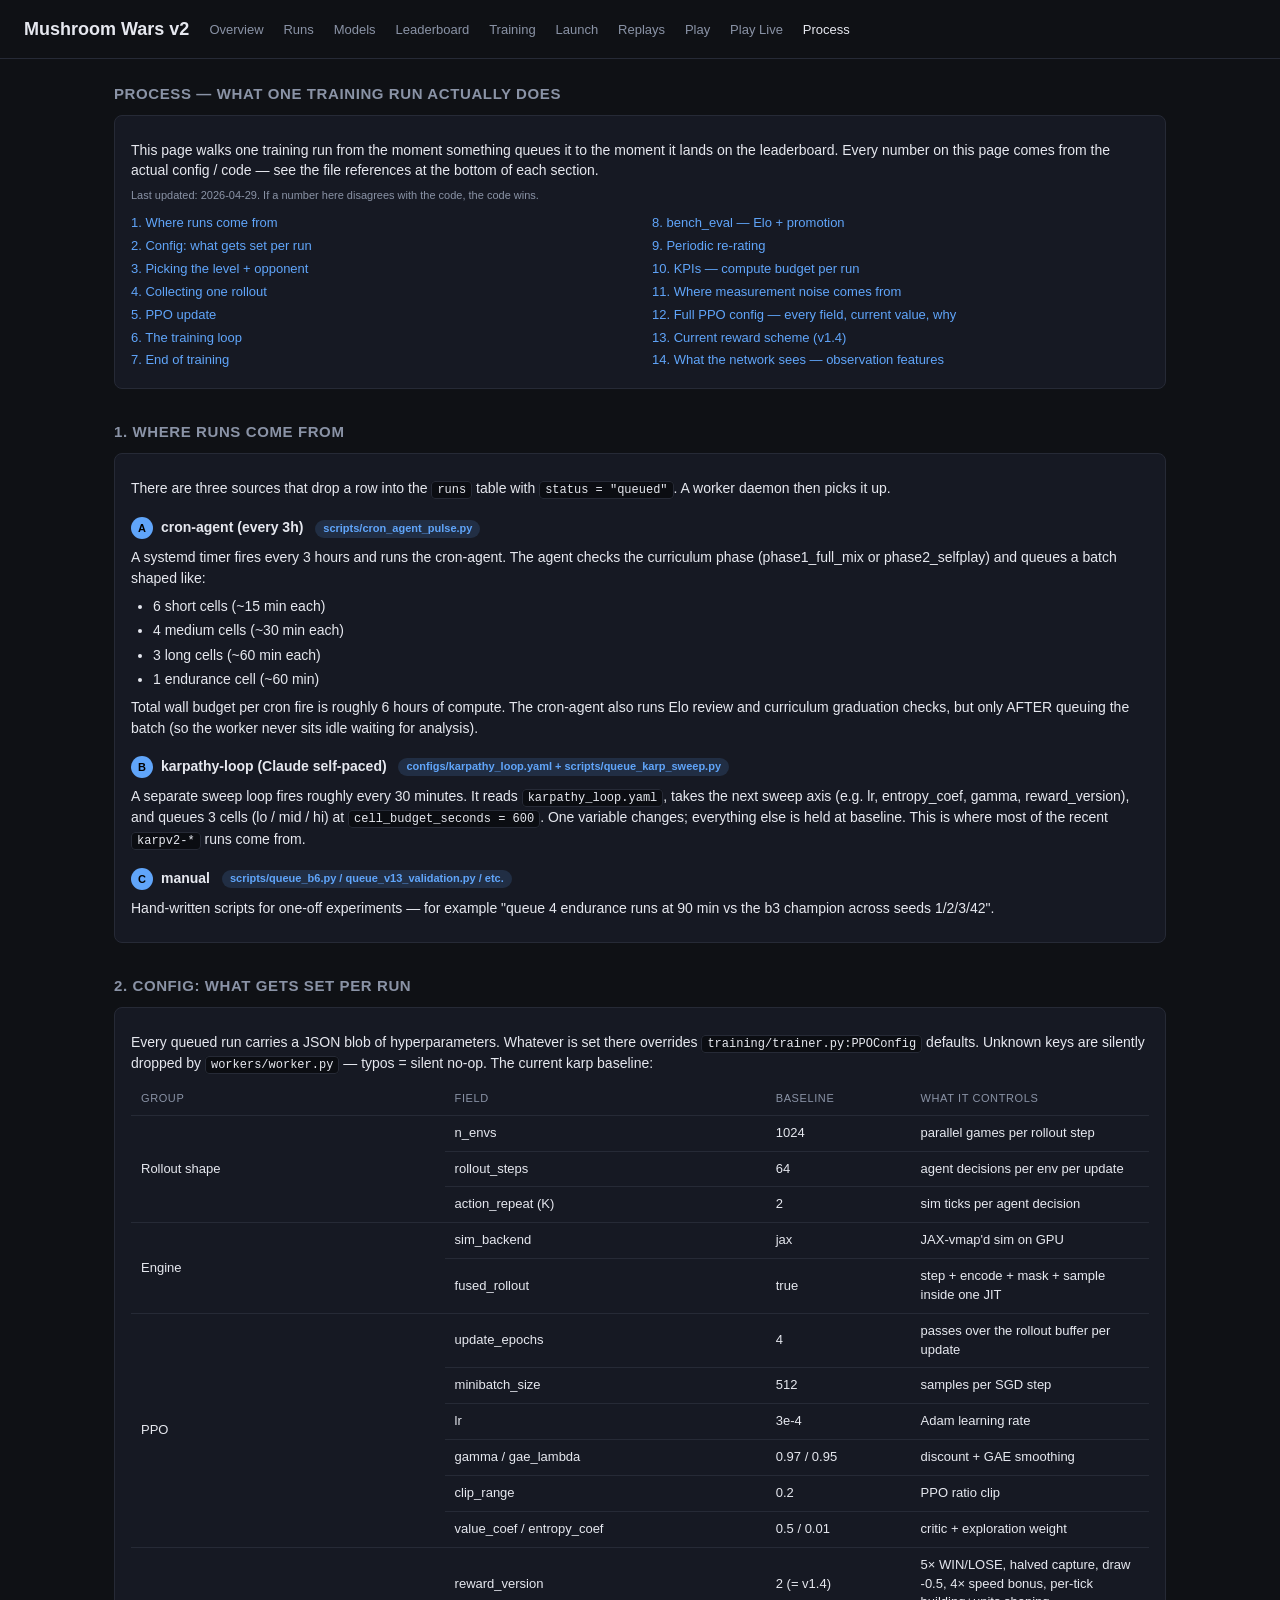
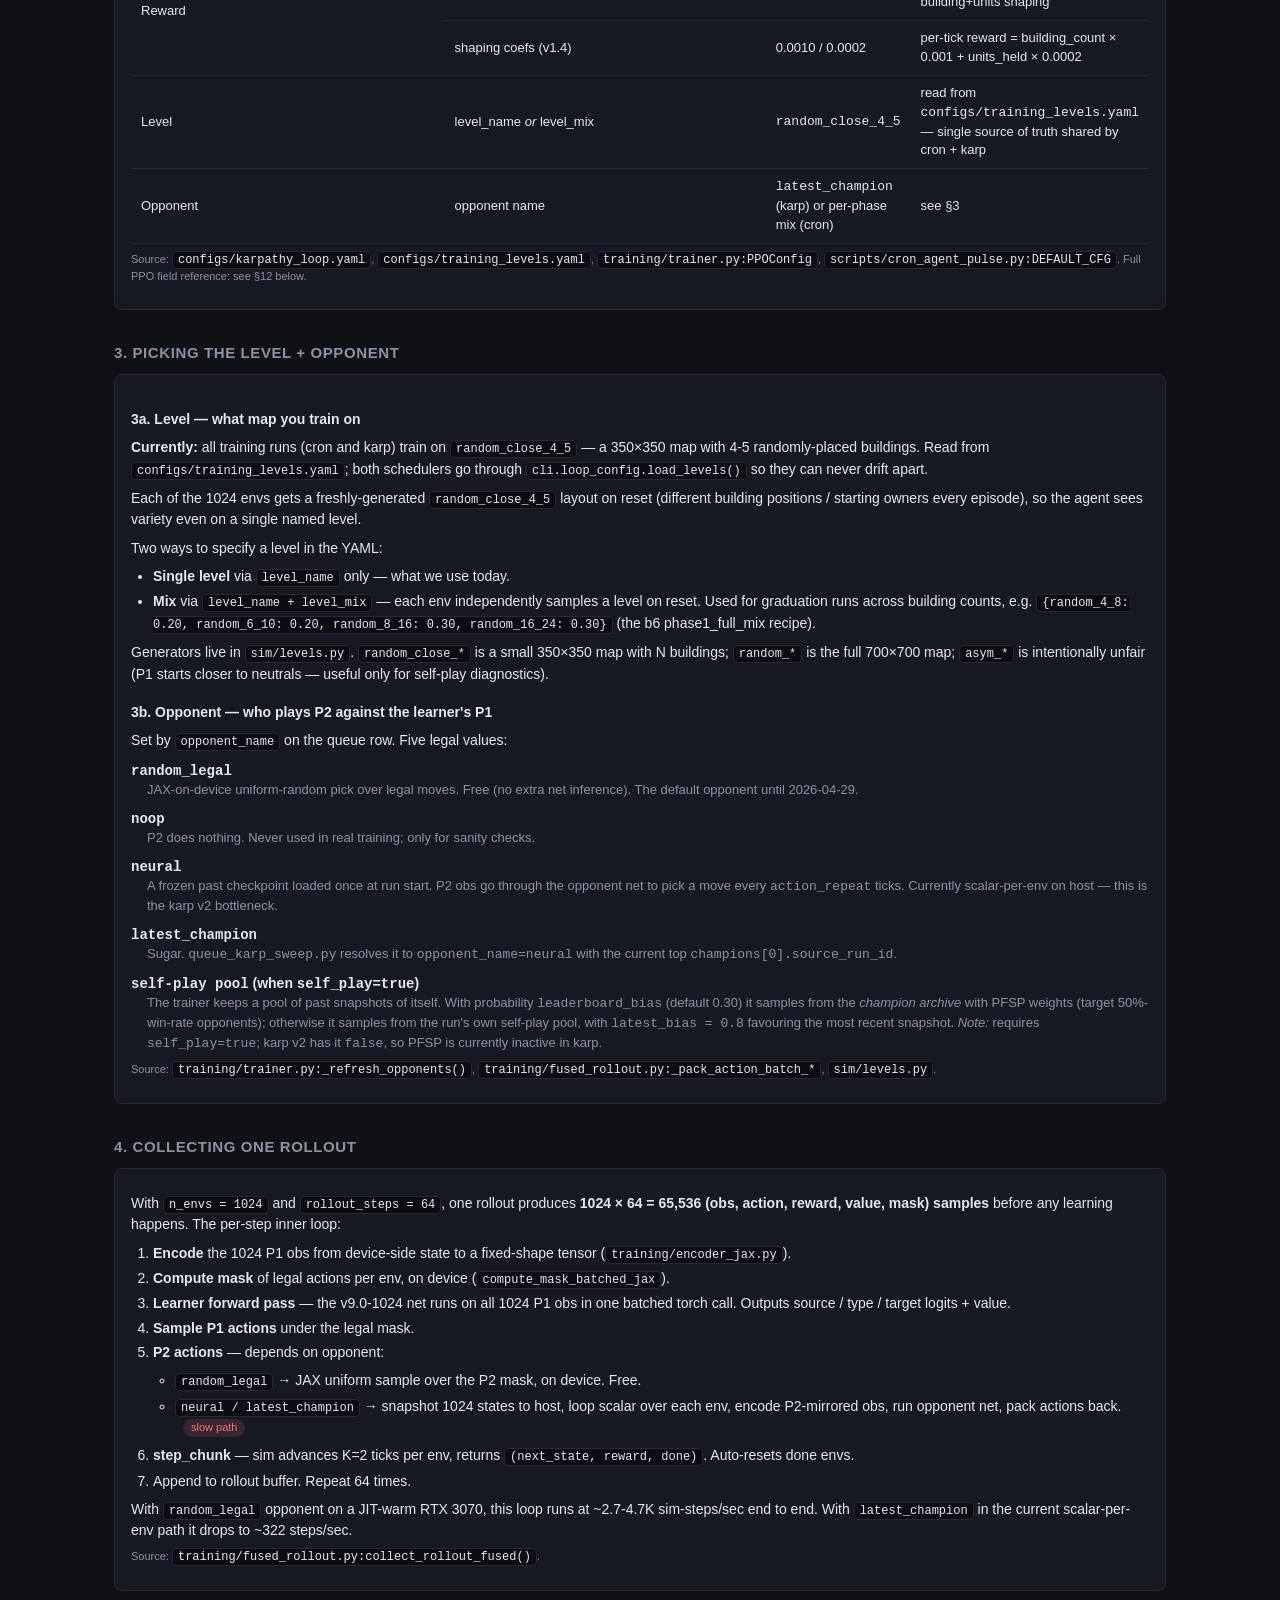
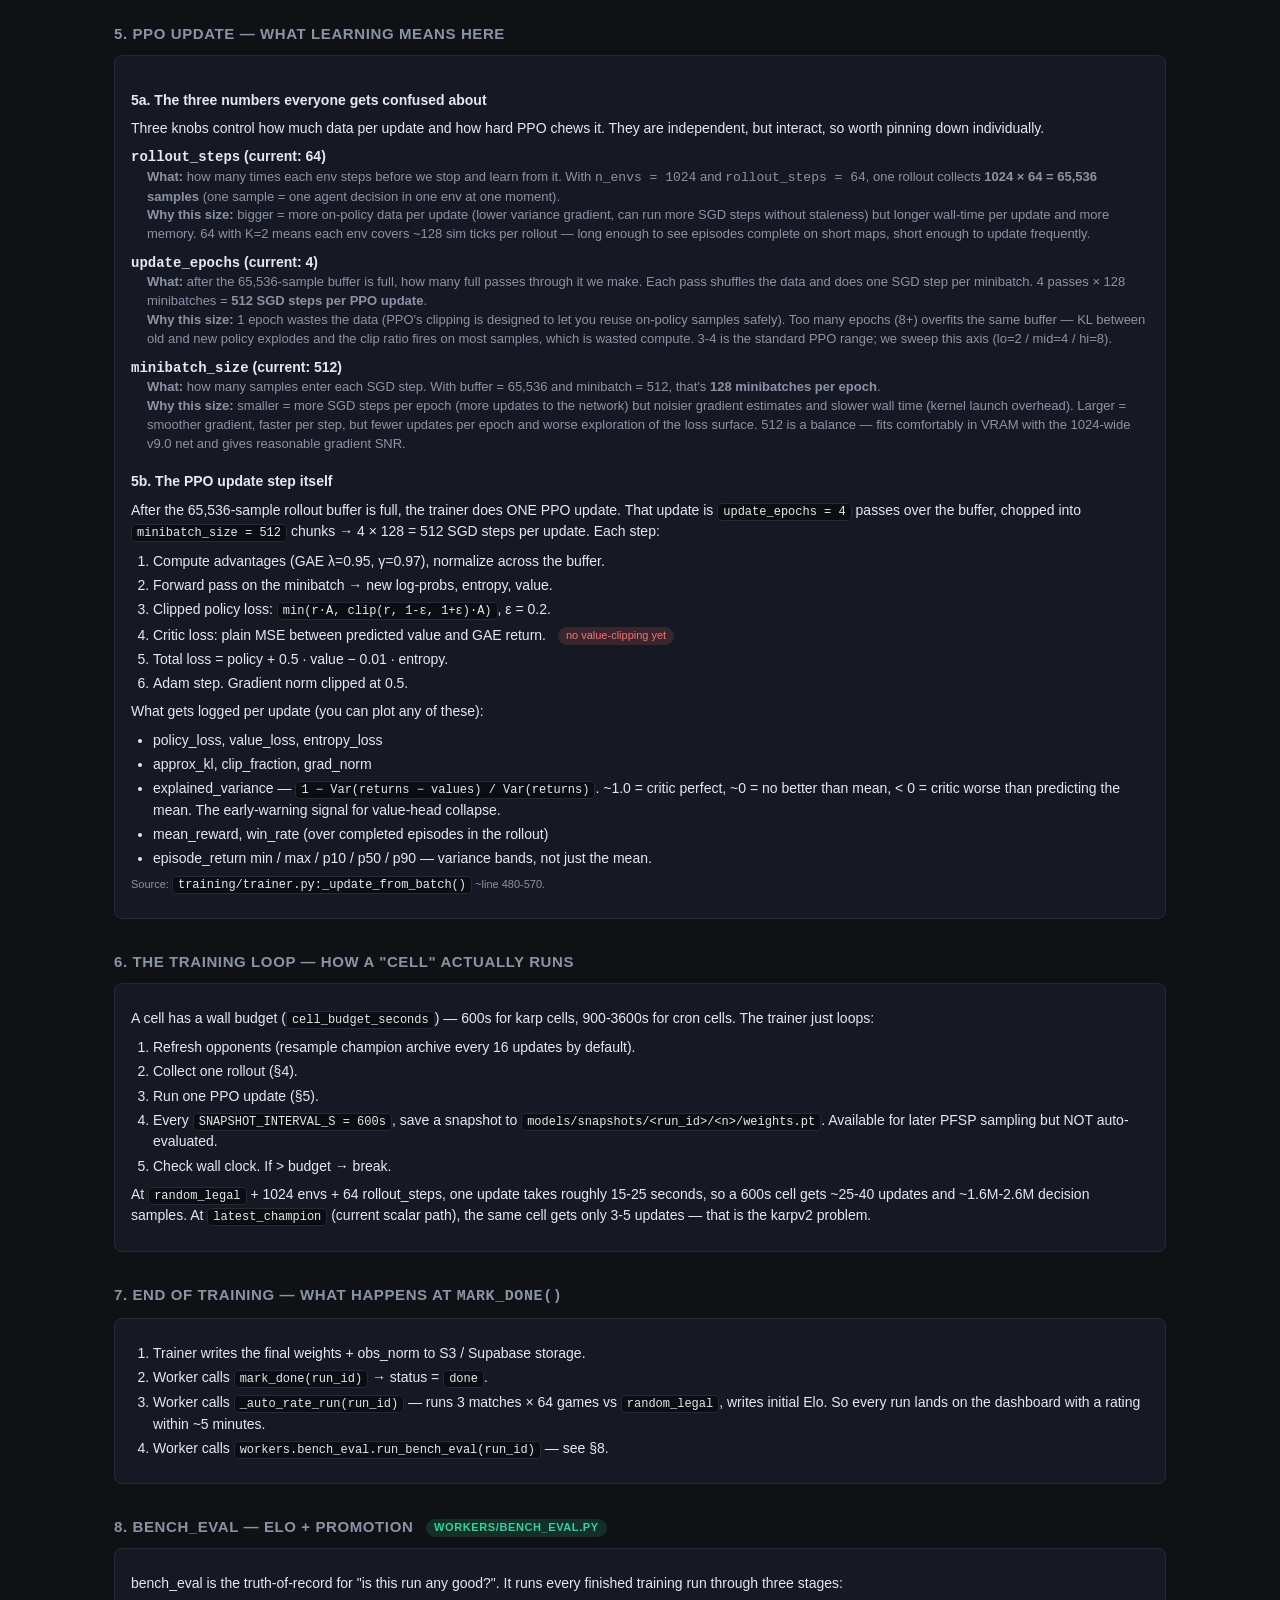
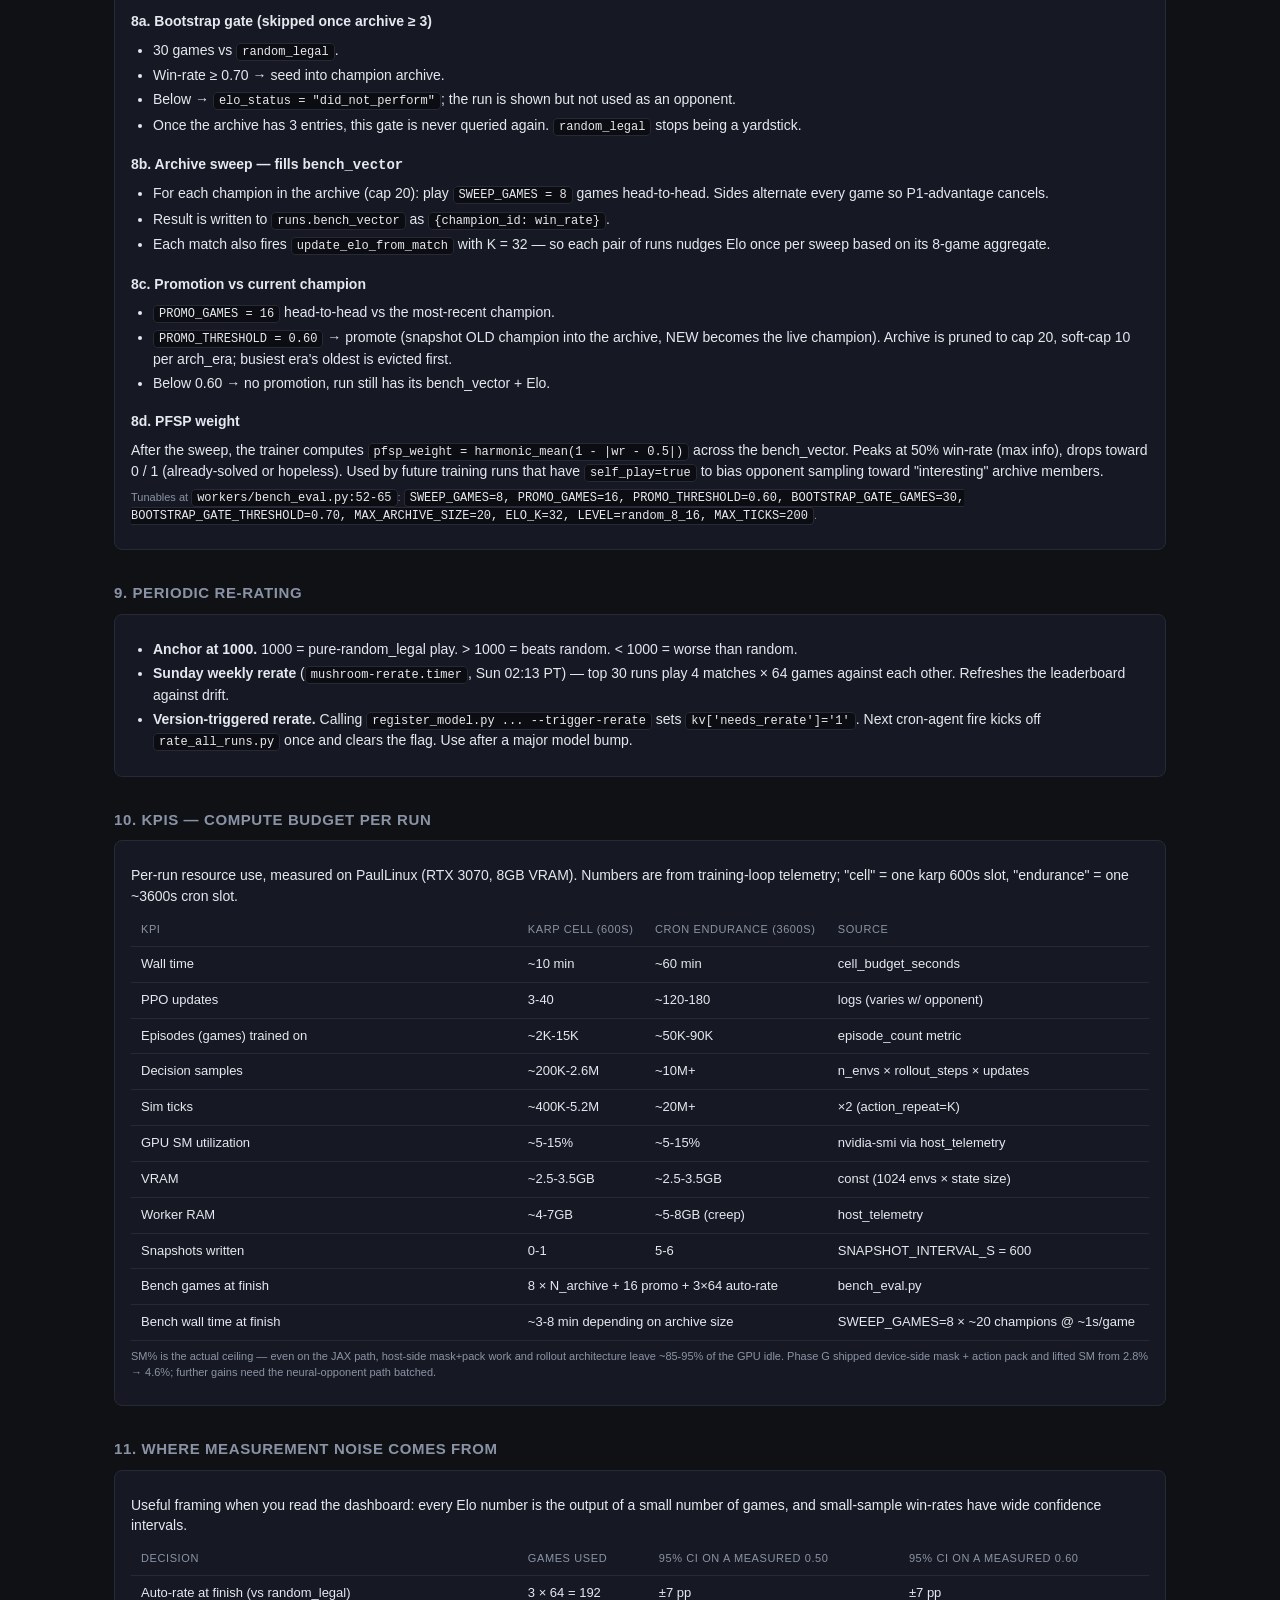
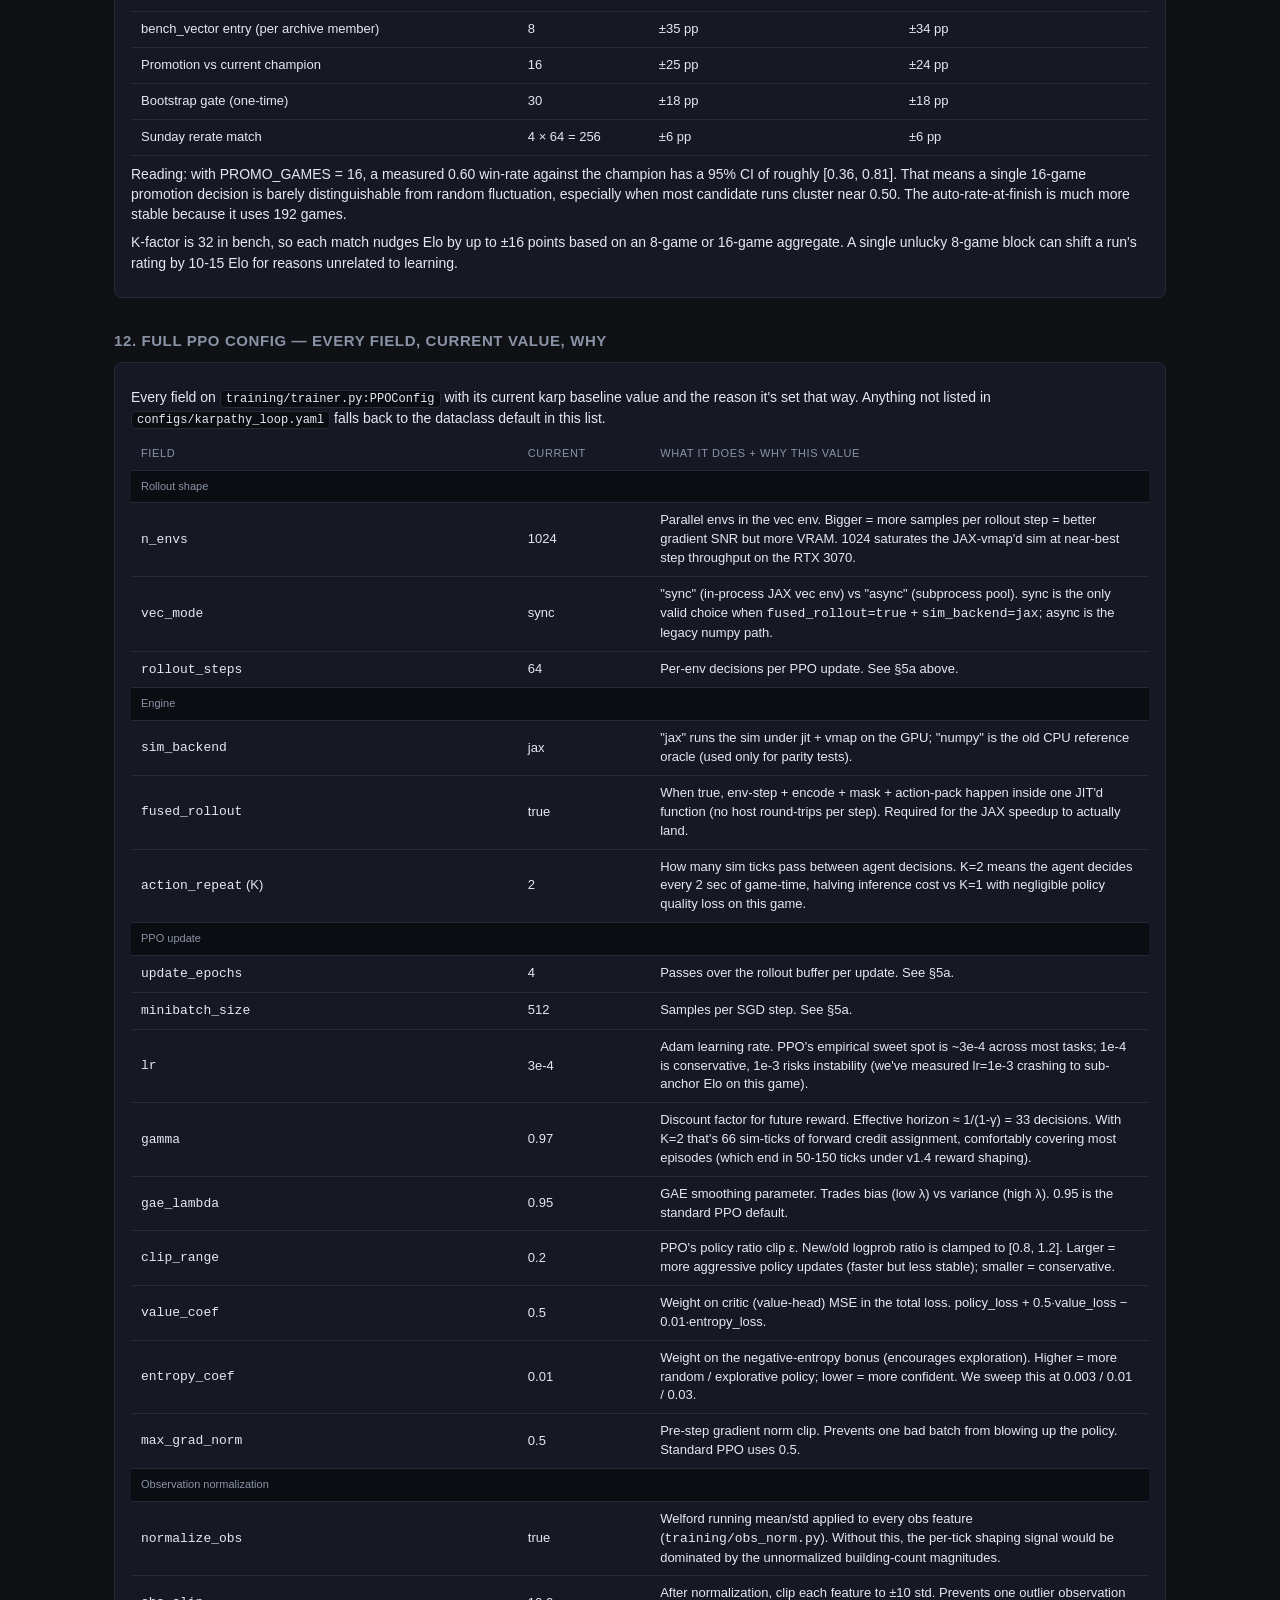
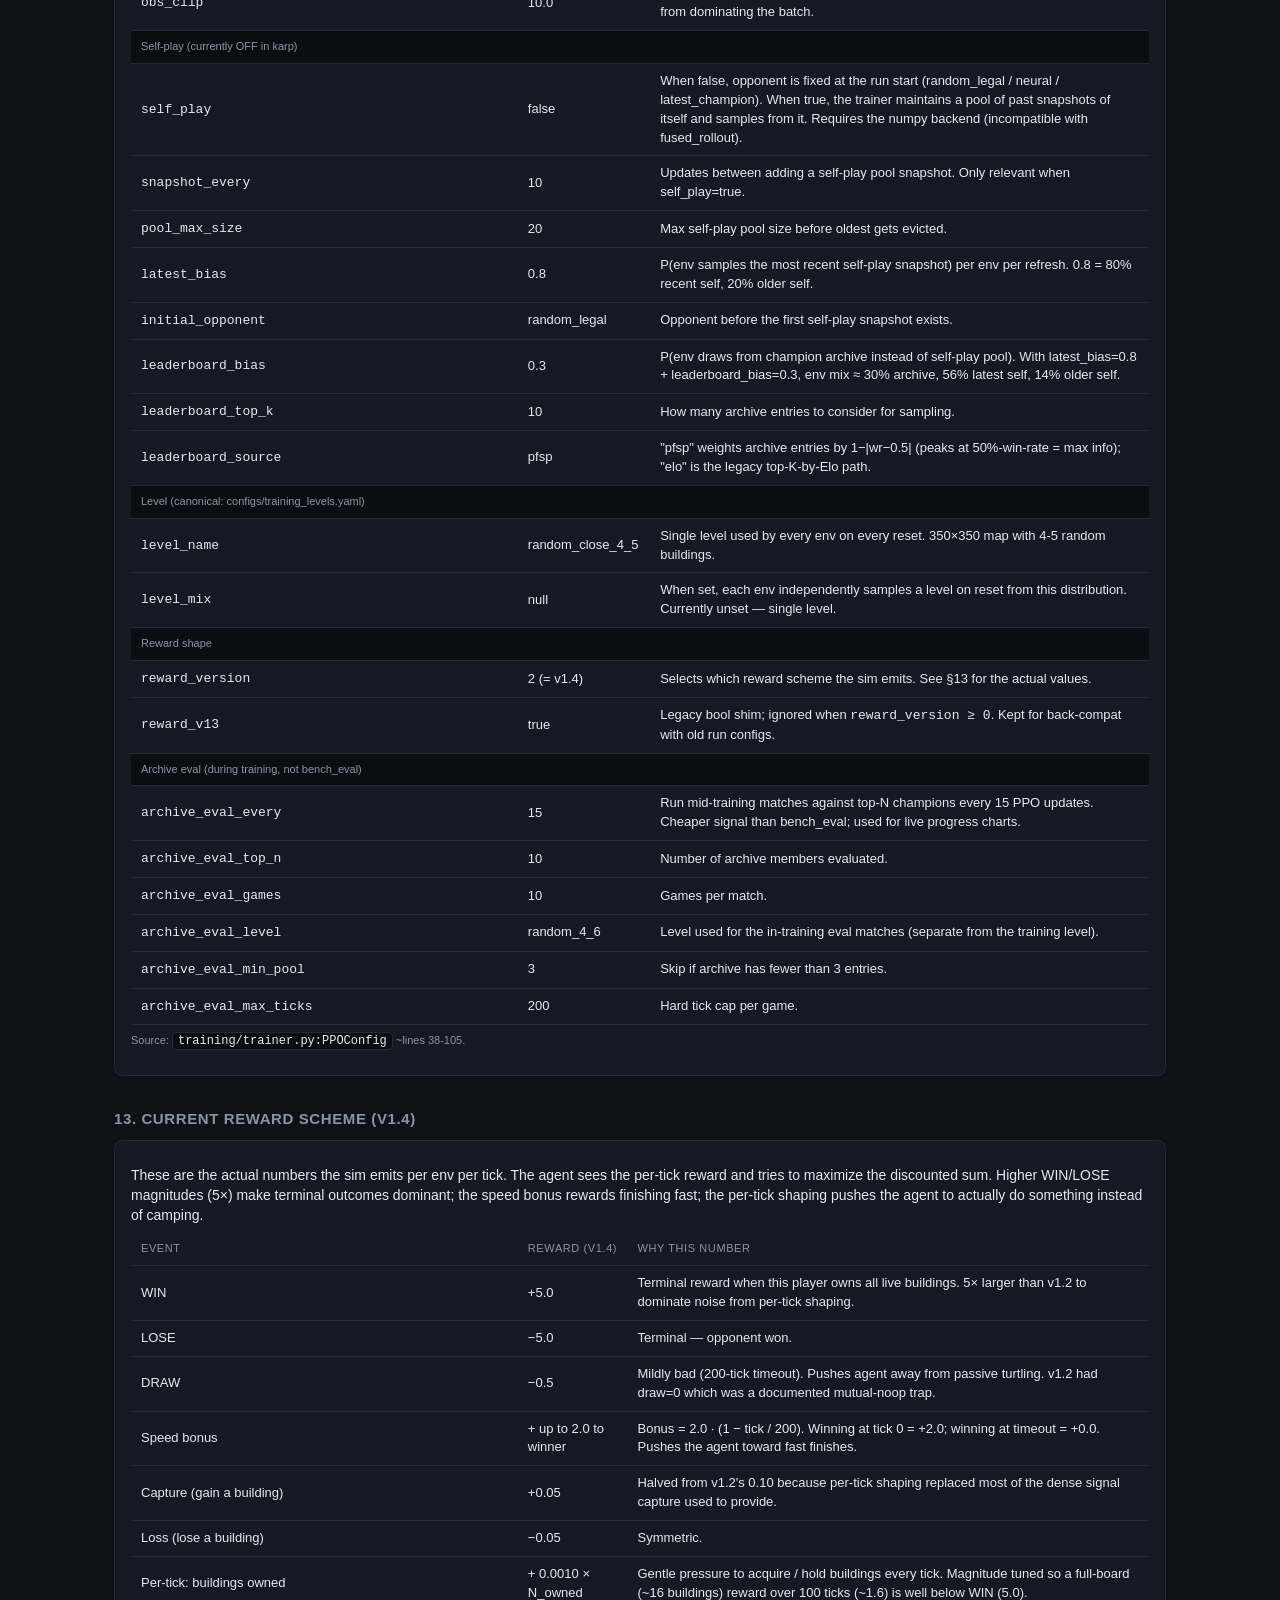
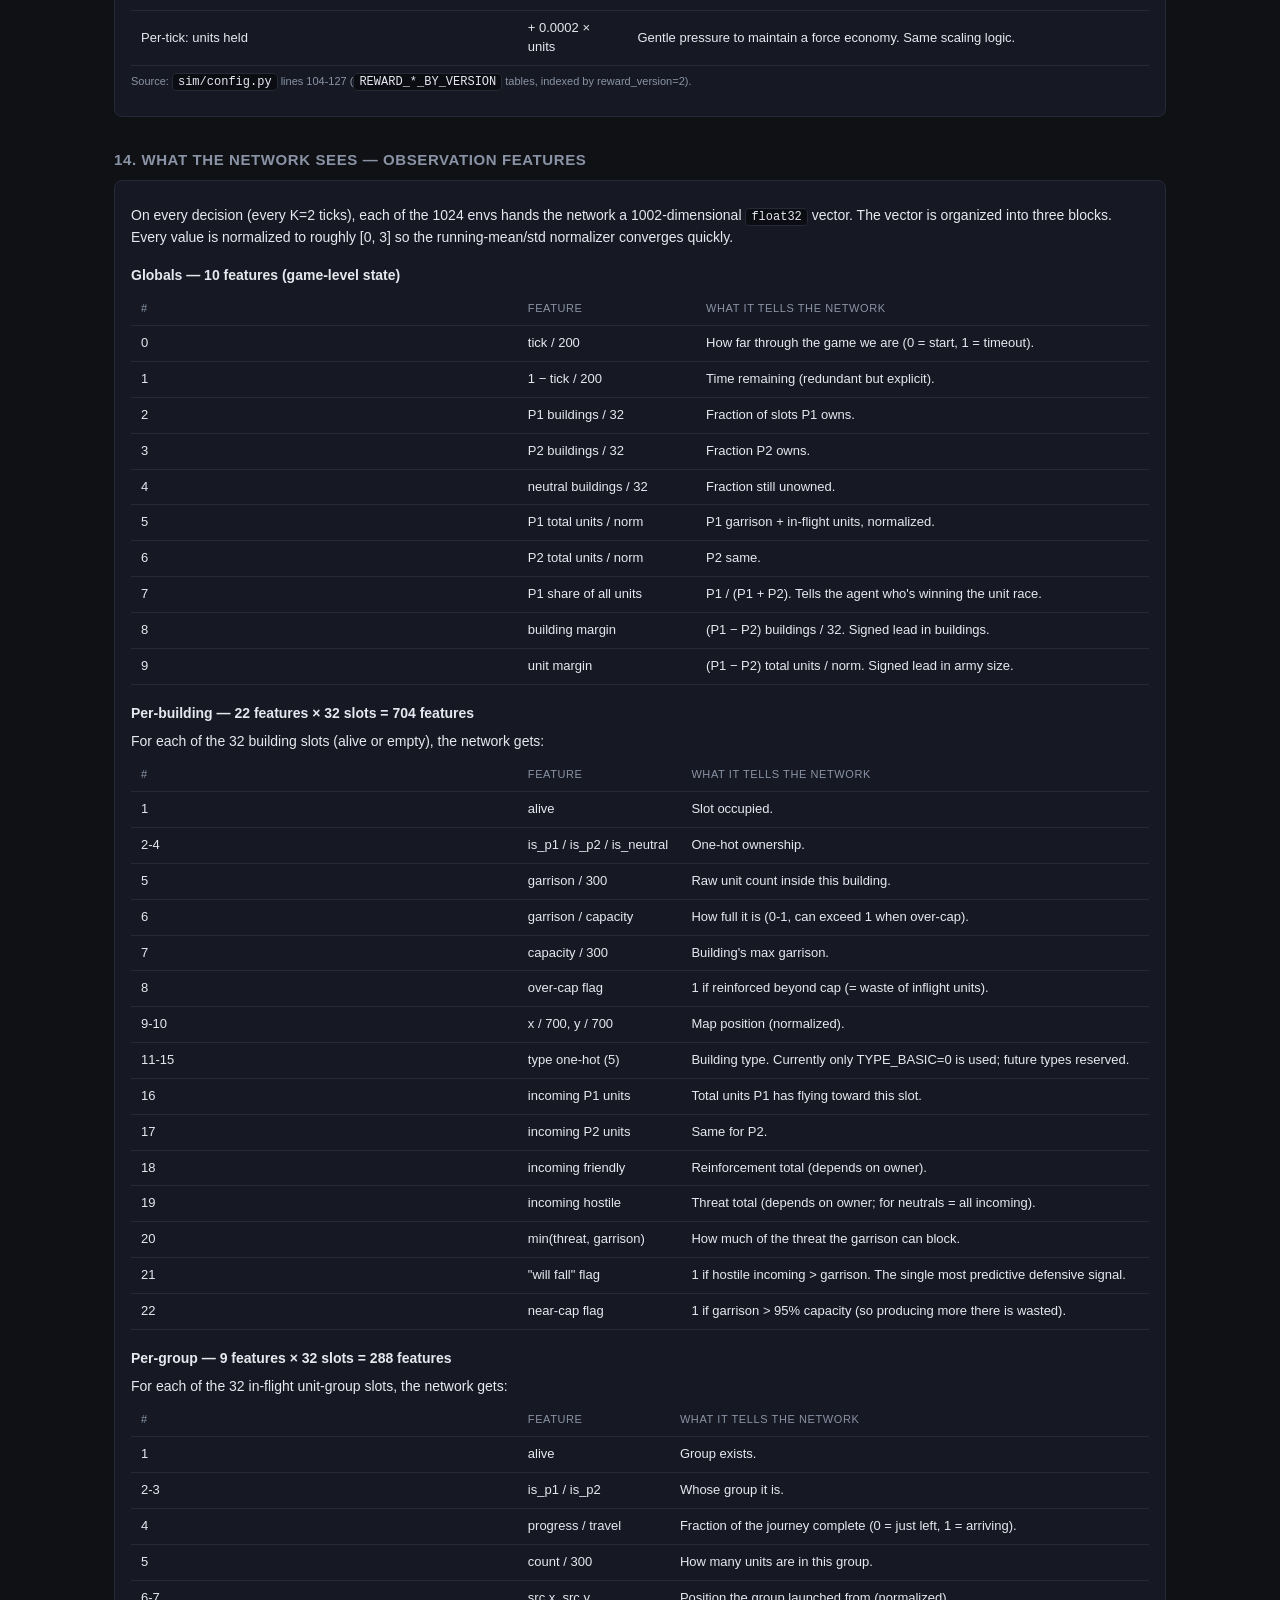
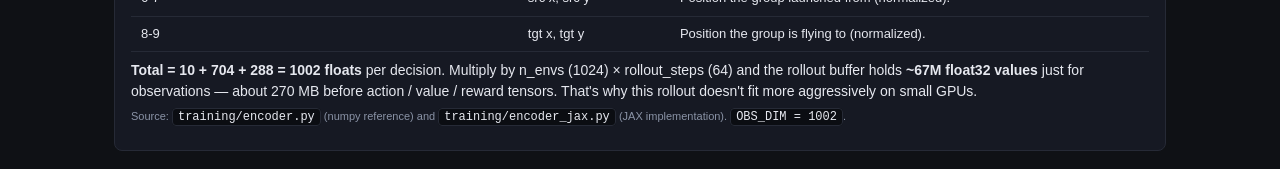
<file: dashboard/process.html>
<!doctype html>
<html lang="en">
<head>
  <meta charset="utf-8">
  <title>Mushroom Wars v2 — Process</title>
  <link rel="stylesheet" href="lib/style.css">
  <style>
    /* Page-local styling; keeps style.css clean. */
    main.process { max-width: 1100px; }
    .process h2 { margin-top: 32px; }
    .process h3 { font-size: 14px; margin: 18px 0 8px; color: var(--fg); font-weight: 600; }
    .process .card p { margin: 8px 0; }
    .process .card ul, .process .card ol { padding-left: 22px; margin: 8px 0; }
    .process .card li { margin: 4px 0; }
    .process .card li code,
    .process .card p code { font-family: var(--mono); font-size: 12px;
      background: #0b0d12; padding: 1px 5px; border-radius: 4px;
      border: 1px solid var(--border); color: var(--fg); }
    .process table.kpi td:first-child,
    .process table.kpi th:first-child { width: 38%; }
    .process .step-num {
      display: inline-block; width: 22px; height: 22px; line-height: 22px;
      text-align: center; border-radius: 50%; background: var(--accent);
      color: #000; font-size: 11px; font-weight: 700; margin-right: 8px;
    }
    .process .pill {
      display: inline-block; font-size: 11px; padding: 1px 8px;
      border-radius: 10px; margin-left: 8px; vertical-align: middle;
    }
    .pill.code   { background: rgba(96,165,250,0.15);  color: var(--accent); }
    .pill.db     { background: rgba(52,211,153,0.15);  color: var(--accent-2); }
    .pill.warn   { background: rgba(248,113,113,0.15); color: var(--danger); }
    .process .toc { columns: 2; column-gap: 24px; }
    .process .toc a { display: block; padding: 2px 0; font-size: 13px; }
    .process .footnote { font-size: 11px; color: var(--fg-muted); margin-top: 16px; }
    .process dl { margin: 8px 0; }
    .process dt { font-weight: 600; margin-top: 8px; }
    .process dd { margin-left: 16px; color: var(--fg-muted); font-size: 13px; }
  </style>
</head>
<body>
  <header>
    <h1>Mushroom Wars v2</h1>
    <nav>
      <a href="./index.html">Overview</a>
      <a href="./runs.html">Runs</a>
      <a href="./models.html">Models</a>
      <a href="./elo.html">Leaderboard</a>
      <a href="./training.html">Training</a>
      <a href="./launch.html">Launch</a>
      <a href="./replays.html">Replays</a>
      <a href="./play.html">Play</a>
      <a href="./play-live.html">Play Live</a>
      <a href="./process.html" style="color: var(--fg);">Process</a>
    </nav>
  </header>

  <main class="process">
    <h2 style="margin-top:0;">Process — what one training run actually does</h2>
    <div class="card">
      <p>
        This page walks one training run from the moment something queues it to the
        moment it lands on the leaderboard. Every number on this page comes from the
        actual config / code — see the file references at the bottom of each section.
      </p>
      <p class="muted small">
        Last updated: 2026-04-29. If a number here disagrees with the code, the code wins.
      </p>

      <div class="toc">
        <a href="#sec-spawn">1. Where runs come from</a>
        <a href="#sec-cfg">2. Config: what gets set per run</a>
        <a href="#sec-pick">3. Picking the level + opponent</a>
        <a href="#sec-rollout">4. Collecting one rollout</a>
        <a href="#sec-update">5. PPO update</a>
        <a href="#sec-loop">6. The training loop</a>
        <a href="#sec-finish">7. End of training</a>
        <a href="#sec-bench">8. bench_eval — Elo + promotion</a>
        <a href="#sec-rerate">9. Periodic re-rating</a>
        <a href="#sec-kpi">10. KPIs — compute budget per run</a>
        <a href="#sec-noise">11. Where measurement noise comes from</a>
        <a href="#sec-ppo-table">12. Full PPO config — every field, current value, why</a>
        <a href="#sec-reward">13. Current reward scheme (v1.4)</a>
        <a href="#sec-obs">14. What the network sees — observation features</a>
      </div>
    </div>

    <!-- ============================================================ -->
    <h2 id="sec-spawn">1. Where runs come from</h2>
    <div class="card">
      <p>
        There are three sources that drop a row into the <code>runs</code> table with
        <code>status = "queued"</code>. A worker daemon then picks it up.
      </p>

      <h3><span class="step-num">A</span>cron-agent (every 3h) <span class="pill code">scripts/cron_agent_pulse.py</span></h3>
      <p>
        A systemd timer fires every 3 hours and runs the cron-agent. The agent
        checks the curriculum phase (phase1_full_mix or phase2_selfplay) and queues
        a batch shaped like:
      </p>
      <ul>
        <li>6 short cells (~15 min each)</li>
        <li>4 medium cells (~30 min each)</li>
        <li>3 long cells (~60 min each)</li>
        <li>1 endurance cell (~60 min)</li>
      </ul>
      <p>
        Total wall budget per cron fire is roughly 6 hours of compute. The cron-agent
        also runs Elo review and curriculum graduation checks, but only AFTER queuing
        the batch (so the worker never sits idle waiting for analysis).
      </p>

      <h3><span class="step-num">B</span>karpathy-loop (Claude self-paced) <span class="pill code">configs/karpathy_loop.yaml + scripts/queue_karp_sweep.py</span></h3>
      <p>
        A separate sweep loop fires roughly every 30 minutes. It reads
        <code>karpathy_loop.yaml</code>, takes the next sweep axis (e.g. lr, entropy_coef,
        gamma, reward_version), and queues 3 cells (lo / mid / hi) at
        <code>cell_budget_seconds = 600</code>. One variable changes; everything else
        is held at baseline. This is where most of the recent <code>karpv2-*</code>
        runs come from.
      </p>

      <h3><span class="step-num">C</span>manual <span class="pill code">scripts/queue_b6.py / queue_v13_validation.py / etc.</span></h3>
      <p>
        Hand-written scripts for one-off experiments — for example "queue 4 endurance
        runs at 90 min vs the b3 champion across seeds 1/2/3/42".
      </p>
    </div>

    <!-- ============================================================ -->
    <h2 id="sec-cfg">2. Config: what gets set per run</h2>
    <div class="card">
      <p>
        Every queued run carries a JSON blob of hyperparameters. Whatever is set
        there overrides <code>training/trainer.py:PPOConfig</code> defaults. Unknown
        keys are silently dropped by <code>workers/worker.py</code> — typos = silent
        no-op. The current karp baseline:
      </p>

      <table class="kpi">
        <tr><th>Group</th><th>Field</th><th>Baseline</th><th>What it controls</th></tr>
        <tr><td rowspan="3">Rollout shape</td>
          <td>n_envs</td><td>1024</td><td>parallel games per rollout step</td></tr>
        <tr><td>rollout_steps</td><td>64</td><td>agent decisions per env per update</td></tr>
        <tr><td>action_repeat (K)</td><td>2</td><td>sim ticks per agent decision</td></tr>

        <tr><td rowspan="2">Engine</td>
          <td>sim_backend</td><td>jax</td><td>JAX-vmap'd sim on GPU</td></tr>
        <tr><td>fused_rollout</td><td>true</td><td>step + encode + mask + sample inside one JIT</td></tr>

        <tr><td rowspan="6">PPO</td>
          <td>update_epochs</td><td>4</td><td>passes over the rollout buffer per update</td></tr>
        <tr><td>minibatch_size</td><td>512</td><td>samples per SGD step</td></tr>
        <tr><td>lr</td><td>3e-4</td><td>Adam learning rate</td></tr>
        <tr><td>gamma / gae_lambda</td><td>0.97 / 0.95</td><td>discount + GAE smoothing</td></tr>
        <tr><td>clip_range</td><td>0.2</td><td>PPO ratio clip</td></tr>
        <tr><td>value_coef / entropy_coef</td><td>0.5 / 0.01</td><td>critic + exploration weight</td></tr>

        <tr><td rowspan="2">Reward</td>
          <td>reward_version</td><td>2 (= v1.4)</td>
          <td>5× WIN/LOSE, halved capture, draw -0.5, 4× speed bonus, per-tick building+units shaping</td></tr>
        <tr><td>shaping coefs (v1.4)</td>
          <td>0.0010 / 0.0002</td>
          <td>per-tick reward = building_count × 0.001 + units_held × 0.0002</td></tr>

        <tr><td>Level</td>
          <td>level_name <i>or</i> level_mix</td>
          <td><code>random_close_4_5</code></td>
          <td>read from <code>configs/training_levels.yaml</code> — single source of
              truth shared by cron + karp</td></tr>

        <tr><td>Opponent</td>
          <td>opponent name</td>
          <td><code>latest_champion</code> (karp) or per-phase mix (cron)</td>
          <td>see §3</td></tr>
      </table>

      <p class="footnote">
        Source: <code>configs/karpathy_loop.yaml</code>, <code>configs/training_levels.yaml</code>,
        <code>training/trainer.py:PPOConfig</code>,
        <code>scripts/cron_agent_pulse.py:DEFAULT_CFG</code>.
        Full PPO field reference: see §12 below.
      </p>
    </div>

    <!-- ============================================================ -->
    <h2 id="sec-pick">3. Picking the level + opponent</h2>
    <div class="card">
      <h3>3a. Level — what map you train on</h3>
      <p>
        <b>Currently:</b> all training runs (cron and karp) train on
        <code>random_close_4_5</code> — a 350×350 map with 4-5 randomly-placed
        buildings. Read from <code>configs/training_levels.yaml</code>; both
        schedulers go through <code>cli.loop_config.load_levels()</code> so they can
        never drift apart.
      </p>
      <p>
        Each of the 1024 envs gets a freshly-generated <code>random_close_4_5</code>
        layout on reset (different building positions / starting owners every
        episode), so the agent sees variety even on a single named level.
      </p>
      <p>
        Two ways to specify a level in the YAML:
      </p>
      <ul>
        <li><b>Single level</b> via <code>level_name</code> only — what we use today.</li>
        <li><b>Mix</b> via <code>level_name + level_mix</code> — each env independently
            samples a level on reset. Used for graduation runs across building counts,
            e.g. <code>{random_4_8: 0.20, random_6_10: 0.20, random_8_16: 0.30, random_16_24: 0.30}</code>
            (the b6 phase1_full_mix recipe).</li>
      </ul>
      <p>
        Generators live in <code>sim/levels.py</code>. <code>random_close_*</code> is
        a small 350×350 map with N buildings; <code>random_*</code> is the full
        700×700 map; <code>asym_*</code> is intentionally unfair (P1 starts closer to
        neutrals — useful only for self-play diagnostics).
      </p>

      <h3>3b. Opponent — who plays P2 against the learner's P1</h3>
      <p>
        Set by <code>opponent_name</code> on the queue row. Five legal values:
      </p>
      <dl>
        <dt><code>random_legal</code></dt>
        <dd>JAX-on-device uniform-random pick over legal moves. Free (no extra net
            inference). The default opponent until 2026-04-29.</dd>
        <dt><code>noop</code></dt>
        <dd>P2 does nothing. Never used in real training; only for sanity checks.</dd>
        <dt><code>neural</code></dt>
        <dd>A frozen past checkpoint loaded once at run start. P2 obs go through
            the opponent net to pick a move every <code>action_repeat</code> ticks.
            Currently scalar-per-env on host — this is the karp v2 bottleneck.</dd>
        <dt><code>latest_champion</code></dt>
        <dd>Sugar. <code>queue_karp_sweep.py</code> resolves it to
            <code>opponent_name=neural</code> with the current top
            <code>champions[0].source_run_id</code>.</dd>
        <dt><code>self-play pool</code> (when <code>self_play=true</code>)</dt>
        <dd>The trainer keeps a pool of past snapshots of itself.
            With probability <code>leaderboard_bias</code> (default 0.30) it samples
            from the <i>champion archive</i> with PFSP weights (target 50%-win-rate
            opponents); otherwise it samples from the run's own self-play pool, with
            <code>latest_bias = 0.8</code> favouring the most recent snapshot.
            <i>Note:</i> requires <code>self_play=true</code>; karp v2 has it
            <code>false</code>, so PFSP is currently inactive in karp.</dd>
      </dl>

      <p class="footnote">
        Source: <code>training/trainer.py:_refresh_opponents()</code>,
        <code>training/fused_rollout.py:_pack_action_batch_*</code>,
        <code>sim/levels.py</code>.
      </p>
    </div>

    <!-- ============================================================ -->
    <h2 id="sec-rollout">4. Collecting one rollout</h2>
    <div class="card">
      <p>
        With <code>n_envs = 1024</code> and <code>rollout_steps = 64</code>, one
        rollout produces <b>1024 × 64 = 65,536 (obs, action, reward, value, mask)
        samples</b> before any learning happens. The per-step inner loop:
      </p>

      <ol>
        <li><b>Encode</b> the 1024 P1 obs from device-side state to a fixed-shape
            tensor (<code>training/encoder_jax.py</code>).</li>
        <li><b>Compute mask</b> of legal actions per env, on device
            (<code>compute_mask_batched_jax</code>).</li>
        <li><b>Learner forward pass</b> — the v9.0-1024 net runs on all 1024 P1 obs
            in one batched torch call. Outputs source / type / target logits + value.</li>
        <li><b>Sample P1 actions</b> under the legal mask.</li>
        <li><b>P2 actions</b> — depends on opponent:
          <ul>
            <li><code>random_legal</code> → JAX uniform sample over the P2 mask, on
                device. Free.</li>
            <li><code>neural / latest_champion</code> → snapshot 1024 states to host,
                loop scalar over each env, encode P2-mirrored obs, run opponent net,
                pack actions back. <span class="pill warn">slow path</span></li>
          </ul></li>
        <li><b>step_chunk</b> — sim advances K=2 ticks per env, returns
            <code>(next_state, reward, done)</code>. Auto-resets done envs.</li>
        <li>Append to rollout buffer. Repeat 64 times.</li>
      </ol>

      <p>
        With <code>random_legal</code> opponent on a JIT-warm RTX 3070, this loop
        runs at ~2.7-4.7K sim-steps/sec end to end. With <code>latest_champion</code>
        in the current scalar-per-env path it drops to ~322 steps/sec.
      </p>

      <p class="footnote">
        Source: <code>training/fused_rollout.py:collect_rollout_fused()</code>.
      </p>
    </div>

    <!-- ============================================================ -->
    <h2 id="sec-update">5. PPO update — what learning means here</h2>
    <div class="card">

      <h3>5a. The three numbers everyone gets confused about</h3>
      <p>
        Three knobs control how much data per update and how hard PPO chews it. They
        are independent, but interact, so worth pinning down individually.
      </p>

      <dl>
        <dt><code>rollout_steps</code> (current: <b>64</b>)</dt>
        <dd>
          <b>What:</b> how many times each env steps before we stop and learn from
          it. With <code>n_envs = 1024</code> and <code>rollout_steps = 64</code>,
          one rollout collects <b>1024 × 64 = 65,536 samples</b> (one sample = one
          agent decision in one env at one moment).<br>
          <b>Why this size:</b> bigger = more on-policy data per update (lower
          variance gradient, can run more SGD steps without staleness) but longer
          wall-time per update and more memory. 64 with K=2 means each env covers
          ~128 sim ticks per rollout — long enough to see episodes complete on
          short maps, short enough to update frequently.
        </dd>

        <dt><code>update_epochs</code> (current: <b>4</b>)</dt>
        <dd>
          <b>What:</b> after the 65,536-sample buffer is full, how many full
          passes through it we make. Each pass shuffles the data and does one SGD
          step per minibatch. 4 passes × 128 minibatches = <b>512 SGD steps per
          PPO update</b>.<br>
          <b>Why this size:</b> 1 epoch wastes the data (PPO's clipping is
          designed to let you reuse on-policy samples safely). Too many epochs
          (8+) overfits the same buffer — KL between old and new policy explodes
          and the clip ratio fires on most samples, which is wasted compute. 3-4
          is the standard PPO range; we sweep this axis (lo=2 / mid=4 / hi=8).
        </dd>

        <dt><code>minibatch_size</code> (current: <b>512</b>)</dt>
        <dd>
          <b>What:</b> how many samples enter each SGD step. With buffer = 65,536
          and minibatch = 512, that's <b>128 minibatches per epoch</b>.<br>
          <b>Why this size:</b> smaller = more SGD steps per epoch (more updates
          to the network) but noisier gradient estimates and slower wall time
          (kernel launch overhead). Larger = smoother gradient, faster per
          step, but fewer updates per epoch and worse exploration of the loss
          surface. 512 is a balance — fits comfortably in VRAM with the 1024-wide
          v9.0 net and gives reasonable gradient SNR.
        </dd>
      </dl>

      <h3>5b. The PPO update step itself</h3>
      <p>
        After the 65,536-sample rollout buffer is full, the trainer does ONE PPO
        update. That update is <code>update_epochs = 4</code> passes over the buffer,
        chopped into <code>minibatch_size = 512</code> chunks → 4 × 128 = 512 SGD
        steps per update. Each step:
      </p>
      <ol>
        <li>Compute advantages (GAE λ=0.95, γ=0.97), normalize across the buffer.</li>
        <li>Forward pass on the minibatch → new log-probs, entropy, value.</li>
        <li>Clipped policy loss: <code>min(r·A, clip(r, 1-ε, 1+ε)·A)</code>, ε = 0.2.</li>
        <li>Critic loss: plain MSE between predicted value and GAE return.
            <span class="pill warn">no value-clipping yet</span></li>
        <li>Total loss = policy + 0.5 · value − 0.01 · entropy.</li>
        <li>Adam step. Gradient norm clipped at 0.5.</li>
      </ol>

      <p>What gets logged per update (you can plot any of these):</p>
      <ul>
        <li>policy_loss, value_loss, entropy_loss</li>
        <li>approx_kl, clip_fraction, grad_norm</li>
        <li>explained_variance — <code>1 − Var(returns − values) / Var(returns)</code>.
            ~1.0 = critic perfect, ~0 = no better than mean, &lt; 0 = critic worse than
            predicting the mean. The early-warning signal for value-head collapse.</li>
        <li>mean_reward, win_rate (over completed episodes in the rollout)</li>
        <li>episode_return min / max / p10 / p50 / p90 — variance bands, not just the mean.</li>
      </ul>

      <p class="footnote">
        Source: <code>training/trainer.py:_update_from_batch()</code> ~line 480-570.
      </p>
    </div>

    <!-- ============================================================ -->
    <h2 id="sec-loop">6. The training loop — how a "cell" actually runs</h2>
    <div class="card">
      <p>
        A cell has a wall budget (<code>cell_budget_seconds</code>) — 600s for karp
        cells, 900-3600s for cron cells. The trainer just loops:
      </p>
      <ol>
        <li>Refresh opponents (resample champion archive every 16 updates by default).</li>
        <li>Collect one rollout (§4).</li>
        <li>Run one PPO update (§5).</li>
        <li>Every <code>SNAPSHOT_INTERVAL_S = 600s</code>, save a snapshot to
            <code>models/snapshots/&lt;run_id&gt;/&lt;n&gt;/weights.pt</code>. Available
            for later PFSP sampling but NOT auto-evaluated.</li>
        <li>Check wall clock. If &gt; budget → break.</li>
      </ol>

      <p>
        At <code>random_legal</code> + 1024 envs + 64 rollout_steps, one update takes
        roughly 15-25 seconds, so a 600s cell gets ~25-40 updates and ~1.6M-2.6M
        decision samples. At <code>latest_champion</code> (current scalar path), the
        same cell gets only 3-5 updates — that is the karpv2 problem.
      </p>
    </div>

    <!-- ============================================================ -->
    <h2 id="sec-finish">7. End of training — what happens at <code>mark_done()</code></h2>
    <div class="card">
      <ol>
        <li>Trainer writes the final weights + obs_norm to S3 / Supabase storage.</li>
        <li>Worker calls <code>mark_done(run_id)</code> → status = <code>done</code>.</li>
        <li>Worker calls <code>_auto_rate_run(run_id)</code> — runs 3 matches × 64 games
            vs <code>random_legal</code>, writes initial Elo. So every run lands on
            the dashboard with a rating within ~5 minutes.</li>
        <li>Worker calls <code>workers.bench_eval.run_bench_eval(run_id)</code> — see §8.</li>
      </ol>
    </div>

    <!-- ============================================================ -->
    <h2 id="sec-bench">8. bench_eval — Elo + promotion <span class="pill db">workers/bench_eval.py</span></h2>
    <div class="card">
      <p>
        bench_eval is the truth-of-record for "is this run any good?". It runs every
        finished training run through three stages:
      </p>

      <h3>8a. Bootstrap gate (skipped once archive ≥ 3)</h3>
      <ul>
        <li>30 games vs <code>random_legal</code>.</li>
        <li>Win-rate ≥ 0.70 → seed into champion archive.</li>
        <li>Below → <code>elo_status = "did_not_perform"</code>; the run is shown but
            not used as an opponent.</li>
        <li>Once the archive has 3 entries, this gate is never queried again.
            <code>random_legal</code> stops being a yardstick.</li>
      </ul>

      <h3>8b. Archive sweep — fills <code>bench_vector</code></h3>
      <ul>
        <li>For each champion in the archive (cap 20): play <code>SWEEP_GAMES = 8</code>
            games head-to-head. Sides alternate every game so P1-advantage cancels.</li>
        <li>Result is written to <code>runs.bench_vector</code> as
            <code>{champion_id: win_rate}</code>.</li>
        <li>Each match also fires <code>update_elo_from_match</code> with K = 32 — so
            each pair of runs nudges Elo once per sweep based on its 8-game aggregate.</li>
      </ul>

      <h3>8c. Promotion vs current champion</h3>
      <ul>
        <li><code>PROMO_GAMES = 16</code> head-to-head vs the most-recent champion.</li>
        <li><code>PROMO_THRESHOLD = 0.60</code> → promote (snapshot OLD champion into
            the archive, NEW becomes the live champion). Archive is pruned to cap 20,
            soft-cap 10 per arch_era; busiest era's oldest is evicted first.</li>
        <li>Below 0.60 → no promotion, run still has its bench_vector + Elo.</li>
      </ul>

      <h3>8d. PFSP weight</h3>
      <p>
        After the sweep, the trainer computes <code>pfsp_weight = harmonic_mean(1 - |wr - 0.5|)</code>
        across the bench_vector. Peaks at 50% win-rate (max info), drops toward 0 / 1
        (already-solved or hopeless). Used by future training runs that have
        <code>self_play=true</code> to bias opponent sampling toward "interesting"
        archive members.
      </p>

      <p class="footnote">
        Tunables at <code>workers/bench_eval.py:52-65</code>:
        <code>SWEEP_GAMES=8, PROMO_GAMES=16, PROMO_THRESHOLD=0.60, BOOTSTRAP_GATE_GAMES=30,
        BOOTSTRAP_GATE_THRESHOLD=0.70, MAX_ARCHIVE_SIZE=20, ELO_K=32,
        LEVEL=random_8_16, MAX_TICKS=200</code>.
      </p>
    </div>

    <!-- ============================================================ -->
    <h2 id="sec-rerate">9. Periodic re-rating</h2>
    <div class="card">
      <ul>
        <li><b>Anchor at 1000.</b> 1000 = pure-random_legal play. &gt; 1000 = beats random.
            &lt; 1000 = worse than random.</li>
        <li><b>Sunday weekly rerate</b> (<code>mushroom-rerate.timer</code>, Sun 02:13 PT)
            — top 30 runs play 4 matches × 64 games against each other. Refreshes the
            leaderboard against drift.</li>
        <li><b>Version-triggered rerate.</b> Calling
            <code>register_model.py ... --trigger-rerate</code> sets
            <code>kv['needs_rerate']='1'</code>. Next cron-agent fire kicks off
            <code>rate_all_runs.py</code> once and clears the flag. Use after a major
            model bump.</li>
      </ul>
    </div>

    <!-- ============================================================ -->
    <h2 id="sec-kpi">10. KPIs — compute budget per run</h2>
    <div class="card">
      <p>
        Per-run resource use, measured on PaulLinux (RTX 3070, 8GB VRAM). Numbers
        are from training-loop telemetry; "cell" = one karp 600s slot, "endurance"
        = one ~3600s cron slot.
      </p>

      <table class="kpi">
        <tr><th>KPI</th><th>karp cell (600s)</th><th>cron endurance (3600s)</th><th>Source</th></tr>
        <tr><td>Wall time</td><td>~10 min</td><td>~60 min</td><td>cell_budget_seconds</td></tr>
        <tr><td>PPO updates</td><td>3-40</td><td>~120-180</td><td>logs (varies w/ opponent)</td></tr>
        <tr><td>Episodes (games) trained on</td><td>~2K-15K</td><td>~50K-90K</td><td>episode_count metric</td></tr>
        <tr><td>Decision samples</td><td>~200K-2.6M</td><td>~10M+</td><td>n_envs × rollout_steps × updates</td></tr>
        <tr><td>Sim ticks</td><td>~400K-5.2M</td><td>~20M+</td><td>×2 (action_repeat=K)</td></tr>
        <tr><td>GPU SM utilization</td><td>~5-15%</td><td>~5-15%</td><td>nvidia-smi via host_telemetry</td></tr>
        <tr><td>VRAM</td><td>~2.5-3.5GB</td><td>~2.5-3.5GB</td><td>const (1024 envs × state size)</td></tr>
        <tr><td>Worker RAM</td><td>~4-7GB</td><td>~5-8GB (creep)</td><td>host_telemetry</td></tr>
        <tr><td>Snapshots written</td><td>0-1</td><td>5-6</td><td>SNAPSHOT_INTERVAL_S = 600</td></tr>
        <tr><td>Bench games at finish</td><td colspan="2">8 × N_archive + 16 promo + 3×64 auto-rate</td>
            <td>bench_eval.py</td></tr>
        <tr><td>Bench wall time at finish</td><td colspan="2">~3-8 min depending on archive size</td>
            <td>SWEEP_GAMES=8 × ~20 champions @ ~1s/game</td></tr>
      </table>

      <p class="muted small">
        SM% is the actual ceiling — even on the JAX path, host-side mask+pack work
        and rollout architecture leave ~85-95% of the GPU idle. Phase G shipped
        device-side mask + action pack and lifted SM from 2.8% → 4.6%; further
        gains need the neural-opponent path batched.
      </p>
    </div>

    <!-- ============================================================ -->
    <h2 id="sec-noise">11. Where measurement noise comes from</h2>
    <div class="card">
      <p>
        Useful framing when you read the dashboard: every Elo number is the output
        of a small number of games, and small-sample win-rates have wide confidence
        intervals.
      </p>

      <table class="kpi">
        <tr><th>Decision</th><th>Games used</th><th>95% CI on a measured 0.50</th><th>95% CI on a measured 0.60</th></tr>
        <tr><td>Auto-rate at finish (vs random_legal)</td><td>3 × 64 = 192</td><td>±7 pp</td><td>±7 pp</td></tr>
        <tr><td>bench_vector entry (per archive member)</td><td>8</td><td>±35 pp</td><td>±34 pp</td></tr>
        <tr><td>Promotion vs current champion</td><td>16</td><td>±25 pp</td><td>±24 pp</td></tr>
        <tr><td>Bootstrap gate (one-time)</td><td>30</td><td>±18 pp</td><td>±18 pp</td></tr>
        <tr><td>Sunday rerate match</td><td>4 × 64 = 256</td><td>±6 pp</td><td>±6 pp</td></tr>
      </table>

      <p>
        Reading: with PROMO_GAMES = 16, a measured 0.60 win-rate against the champion
        has a 95% CI of roughly [0.36, 0.81]. That means a single 16-game promotion
        decision is barely distinguishable from random fluctuation, especially when
        most candidate runs cluster near 0.50. The auto-rate-at-finish is much more
        stable because it uses 192 games.
      </p>
      <p>
        K-factor is 32 in bench, so each match nudges Elo by up to ±16 points based
        on an 8-game or 16-game aggregate. A single unlucky 8-game block can shift a
        run's rating by 10-15 Elo for reasons unrelated to learning.
      </p>
    </div>

    <!-- ============================================================ -->
    <h2 id="sec-ppo-table">12. Full PPO config — every field, current value, why</h2>
    <div class="card">
      <p>
        Every field on <code>training/trainer.py:PPOConfig</code> with its current
        karp baseline value and the reason it's set that way. Anything not listed
        in <code>configs/karpathy_loop.yaml</code> falls back to the dataclass
        default in this list.
      </p>

      <table class="kpi">
        <tr><th style="width:20%;">Field</th><th style="width:13%;">Current</th><th>What it does + why this value</th></tr>

        <tr><td colspan="3" class="muted small" style="background:#0b0d12;">Rollout shape</td></tr>
        <tr><td><code>n_envs</code></td><td>1024</td>
            <td>Parallel envs in the vec env. Bigger = more samples per rollout step
                = better gradient SNR but more VRAM. 1024 saturates the JAX-vmap'd
                sim at near-best step throughput on the RTX 3070.</td></tr>
        <tr><td><code>vec_mode</code></td><td>sync</td>
            <td>"sync" (in-process JAX vec env) vs "async" (subprocess pool).
                sync is the only valid choice when <code>fused_rollout=true</code> +
                <code>sim_backend=jax</code>; async is the legacy numpy path.</td></tr>
        <tr><td><code>rollout_steps</code></td><td>64</td>
            <td>Per-env decisions per PPO update. See §5a above.</td></tr>

        <tr><td colspan="3" class="muted small" style="background:#0b0d12;">Engine</td></tr>
        <tr><td><code>sim_backend</code></td><td>jax</td>
            <td>"jax" runs the sim under jit + vmap on the GPU; "numpy" is the old
                CPU reference oracle (used only for parity tests).</td></tr>
        <tr><td><code>fused_rollout</code></td><td>true</td>
            <td>When true, env-step + encode + mask + action-pack happen inside one
                JIT'd function (no host round-trips per step). Required for the
                JAX speedup to actually land.</td></tr>
        <tr><td><code>action_repeat</code> (K)</td><td>2</td>
            <td>How many sim ticks pass between agent decisions. K=2 means the agent
                decides every 2 sec of game-time, halving inference cost vs K=1
                with negligible policy quality loss on this game.</td></tr>

        <tr><td colspan="3" class="muted small" style="background:#0b0d12;">PPO update</td></tr>
        <tr><td><code>update_epochs</code></td><td>4</td>
            <td>Passes over the rollout buffer per update. See §5a.</td></tr>
        <tr><td><code>minibatch_size</code></td><td>512</td>
            <td>Samples per SGD step. See §5a.</td></tr>
        <tr><td><code>lr</code></td><td>3e-4</td>
            <td>Adam learning rate. PPO's empirical sweet spot is ~3e-4 across most
                tasks; 1e-4 is conservative, 1e-3 risks instability (we've measured
                lr=1e-3 crashing to sub-anchor Elo on this game).</td></tr>
        <tr><td><code>gamma</code></td><td>0.97</td>
            <td>Discount factor for future reward. Effective horizon ≈ 1/(1-γ) =
                33 decisions. With K=2 that's 66 sim-ticks of forward credit
                assignment, comfortably covering most episodes (which end in 50-150
                ticks under v1.4 reward shaping).</td></tr>
        <tr><td><code>gae_lambda</code></td><td>0.95</td>
            <td>GAE smoothing parameter. Trades bias (low λ) vs variance (high λ).
                0.95 is the standard PPO default.</td></tr>
        <tr><td><code>clip_range</code></td><td>0.2</td>
            <td>PPO's policy ratio clip ε. New/old logprob ratio is clamped to
                [0.8, 1.2]. Larger = more aggressive policy updates (faster but
                less stable); smaller = conservative.</td></tr>
        <tr><td><code>value_coef</code></td><td>0.5</td>
            <td>Weight on critic (value-head) MSE in the total loss.
                policy_loss + 0.5·value_loss − 0.01·entropy_loss.</td></tr>
        <tr><td><code>entropy_coef</code></td><td>0.01</td>
            <td>Weight on the negative-entropy bonus (encourages exploration).
                Higher = more random / explorative policy; lower = more confident.
                We sweep this at 0.003 / 0.01 / 0.03.</td></tr>
        <tr><td><code>max_grad_norm</code></td><td>0.5</td>
            <td>Pre-step gradient norm clip. Prevents one bad batch from blowing up
                the policy. Standard PPO uses 0.5.</td></tr>

        <tr><td colspan="3" class="muted small" style="background:#0b0d12;">Observation normalization</td></tr>
        <tr><td><code>normalize_obs</code></td><td>true</td>
            <td>Welford running mean/std applied to every obs feature
                (<code>training/obs_norm.py</code>). Without this, the per-tick
                shaping signal would be dominated by the unnormalized building-count
                magnitudes.</td></tr>
        <tr><td><code>obs_clip</code></td><td>10.0</td>
            <td>After normalization, clip each feature to ±10 std. Prevents one
                outlier observation from dominating the batch.</td></tr>

        <tr><td colspan="3" class="muted small" style="background:#0b0d12;">Self-play (currently OFF in karp)</td></tr>
        <tr><td><code>self_play</code></td><td>false</td>
            <td>When false, opponent is fixed at the run start (random_legal /
                neural / latest_champion). When true, the trainer maintains a pool
                of past snapshots of itself and samples from it. Requires the numpy
                backend (incompatible with fused_rollout).</td></tr>
        <tr><td><code>snapshot_every</code></td><td>10</td>
            <td>Updates between adding a self-play pool snapshot. Only relevant
                when self_play=true.</td></tr>
        <tr><td><code>pool_max_size</code></td><td>20</td>
            <td>Max self-play pool size before oldest gets evicted.</td></tr>
        <tr><td><code>latest_bias</code></td><td>0.8</td>
            <td>P(env samples the most recent self-play snapshot) per env per
                refresh. 0.8 = 80% recent self, 20% older self.</td></tr>
        <tr><td><code>initial_opponent</code></td><td>random_legal</td>
            <td>Opponent before the first self-play snapshot exists.</td></tr>
        <tr><td><code>leaderboard_bias</code></td><td>0.3</td>
            <td>P(env draws from champion archive instead of self-play pool). With
                latest_bias=0.8 + leaderboard_bias=0.3, env mix ≈ 30% archive,
                56% latest self, 14% older self.</td></tr>
        <tr><td><code>leaderboard_top_k</code></td><td>10</td>
            <td>How many archive entries to consider for sampling.</td></tr>
        <tr><td><code>leaderboard_source</code></td><td>pfsp</td>
            <td>"pfsp" weights archive entries by 1−|wr−0.5| (peaks at 50%-win-rate
                = max info); "elo" is the legacy top-K-by-Elo path.</td></tr>

        <tr><td colspan="3" class="muted small" style="background:#0b0d12;">Level (canonical: configs/training_levels.yaml)</td></tr>
        <tr><td><code>level_name</code></td><td>random_close_4_5</td>
            <td>Single level used by every env on every reset. 350×350 map with
                4-5 random buildings.</td></tr>
        <tr><td><code>level_mix</code></td><td>null</td>
            <td>When set, each env independently samples a level on reset from
                this distribution. Currently unset — single level.</td></tr>

        <tr><td colspan="3" class="muted small" style="background:#0b0d12;">Reward shape</td></tr>
        <tr><td><code>reward_version</code></td><td>2 (= v1.4)</td>
            <td>Selects which reward scheme the sim emits. See §13 for the actual
                values.</td></tr>
        <tr><td><code>reward_v13</code></td><td>true</td>
            <td>Legacy bool shim; ignored when <code>reward_version ≥ 0</code>.
                Kept for back-compat with old run configs.</td></tr>

        <tr><td colspan="3" class="muted small" style="background:#0b0d12;">Archive eval (during training, not bench_eval)</td></tr>
        <tr><td><code>archive_eval_every</code></td><td>15</td>
            <td>Run mid-training matches against top-N champions every 15 PPO
                updates. Cheaper signal than bench_eval; used for live progress
                charts.</td></tr>
        <tr><td><code>archive_eval_top_n</code></td><td>10</td>
            <td>Number of archive members evaluated.</td></tr>
        <tr><td><code>archive_eval_games</code></td><td>10</td>
            <td>Games per match.</td></tr>
        <tr><td><code>archive_eval_level</code></td><td>random_4_6</td>
            <td>Level used for the in-training eval matches (separate from the
                training level).</td></tr>
        <tr><td><code>archive_eval_min_pool</code></td><td>3</td>
            <td>Skip if archive has fewer than 3 entries.</td></tr>
        <tr><td><code>archive_eval_max_ticks</code></td><td>200</td>
            <td>Hard tick cap per game.</td></tr>
      </table>

      <p class="footnote">
        Source: <code>training/trainer.py:PPOConfig</code> ~lines 38-105.
      </p>
    </div>

    <!-- ============================================================ -->
    <h2 id="sec-reward">13. Current reward scheme (v1.4)</h2>
    <div class="card">
      <p>
        These are the actual numbers the sim emits per env per tick. The agent
        sees the per-tick reward and tries to maximize the discounted sum. Higher
        WIN/LOSE magnitudes (5×) make terminal outcomes dominant; the speed bonus
        rewards finishing fast; the per-tick shaping pushes the agent to actually
        do something instead of camping.
      </p>

      <table class="kpi">
        <tr><th>Event</th><th>Reward (v1.4)</th><th>Why this number</th></tr>
        <tr><td>WIN</td><td>+5.0</td>
            <td>Terminal reward when this player owns all live buildings.
                5× larger than v1.2 to dominate noise from per-tick shaping.</td></tr>
        <tr><td>LOSE</td><td>−5.0</td>
            <td>Terminal — opponent won.</td></tr>
        <tr><td>DRAW</td><td>−0.5</td>
            <td>Mildly bad (200-tick timeout). Pushes agent away from passive
                turtling. v1.2 had draw=0 which was a documented mutual-noop
                trap.</td></tr>
        <tr><td>Speed bonus</td><td>+ up to 2.0 to winner</td>
            <td>Bonus = 2.0 · (1 − tick / 200). Winning at tick 0 = +2.0;
                winning at timeout = +0.0. Pushes the agent toward fast finishes.</td></tr>
        <tr><td>Capture (gain a building)</td><td>+0.05</td>
            <td>Halved from v1.2's 0.10 because per-tick shaping replaced most of
                the dense signal capture used to provide.</td></tr>
        <tr><td>Loss (lose a building)</td><td>−0.05</td>
            <td>Symmetric.</td></tr>
        <tr><td>Per-tick: buildings owned</td><td>+ 0.0010 × N_owned</td>
            <td>Gentle pressure to acquire / hold buildings every tick.
                Magnitude tuned so a full-board (~16 buildings) reward over
                100 ticks (~1.6) is well below WIN (5.0).</td></tr>
        <tr><td>Per-tick: units held</td><td>+ 0.0002 × units</td>
            <td>Gentle pressure to maintain a force economy. Same scaling logic.</td></tr>
      </table>

      <p class="footnote">
        Source: <code>sim/config.py</code> lines 104-127
        (<code>REWARD_*_BY_VERSION</code> tables, indexed by reward_version=2).
      </p>
    </div>

    <!-- ============================================================ -->
    <h2 id="sec-obs">14. What the network sees — observation features</h2>
    <div class="card">
      <p>
        On every decision (every K=2 ticks), each of the 1024 envs hands the
        network a 1002-dimensional <code>float32</code> vector. The vector is
        organized into three blocks. Every value is normalized to roughly [0, 3]
        so the running-mean/std normalizer converges quickly.
      </p>

      <h3>Globals — 10 features (game-level state)</h3>
      <table class="kpi">
        <tr><th>#</th><th>Feature</th><th>What it tells the network</th></tr>
        <tr><td>0</td><td>tick / 200</td><td>How far through the game we are (0 = start, 1 = timeout).</td></tr>
        <tr><td>1</td><td>1 − tick / 200</td><td>Time remaining (redundant but explicit).</td></tr>
        <tr><td>2</td><td>P1 buildings / 32</td><td>Fraction of slots P1 owns.</td></tr>
        <tr><td>3</td><td>P2 buildings / 32</td><td>Fraction P2 owns.</td></tr>
        <tr><td>4</td><td>neutral buildings / 32</td><td>Fraction still unowned.</td></tr>
        <tr><td>5</td><td>P1 total units / norm</td><td>P1 garrison + in-flight units, normalized.</td></tr>
        <tr><td>6</td><td>P2 total units / norm</td><td>P2 same.</td></tr>
        <tr><td>7</td><td>P1 share of all units</td><td>P1 / (P1 + P2). Tells the agent who's winning the unit race.</td></tr>
        <tr><td>8</td><td>building margin</td><td>(P1 − P2) buildings / 32. Signed lead in buildings.</td></tr>
        <tr><td>9</td><td>unit margin</td><td>(P1 − P2) total units / norm. Signed lead in army size.</td></tr>
      </table>

      <h3>Per-building — 22 features × 32 slots = 704 features</h3>
      <p>
        For each of the 32 building slots (alive or empty), the network gets:
      </p>
      <table class="kpi">
        <tr><th>#</th><th>Feature</th><th>What it tells the network</th></tr>
        <tr><td>1</td><td>alive</td><td>Slot occupied.</td></tr>
        <tr><td>2-4</td><td>is_p1 / is_p2 / is_neutral</td><td>One-hot ownership.</td></tr>
        <tr><td>5</td><td>garrison / 300</td><td>Raw unit count inside this building.</td></tr>
        <tr><td>6</td><td>garrison / capacity</td><td>How full it is (0-1, can exceed 1 when over-cap).</td></tr>
        <tr><td>7</td><td>capacity / 300</td><td>Building's max garrison.</td></tr>
        <tr><td>8</td><td>over-cap flag</td><td>1 if reinforced beyond cap (= waste of inflight units).</td></tr>
        <tr><td>9-10</td><td>x / 700, y / 700</td><td>Map position (normalized).</td></tr>
        <tr><td>11-15</td><td>type one-hot (5)</td><td>Building type. Currently only TYPE_BASIC=0 is used; future types reserved.</td></tr>
        <tr><td>16</td><td>incoming P1 units</td><td>Total units P1 has flying toward this slot.</td></tr>
        <tr><td>17</td><td>incoming P2 units</td><td>Same for P2.</td></tr>
        <tr><td>18</td><td>incoming friendly</td><td>Reinforcement total (depends on owner).</td></tr>
        <tr><td>19</td><td>incoming hostile</td><td>Threat total (depends on owner; for neutrals = all incoming).</td></tr>
        <tr><td>20</td><td>min(threat, garrison)</td><td>How much of the threat the garrison can block.</td></tr>
        <tr><td>21</td><td>"will fall" flag</td><td>1 if hostile incoming &gt; garrison. The single most predictive defensive signal.</td></tr>
        <tr><td>22</td><td>near-cap flag</td><td>1 if garrison &gt; 95% capacity (so producing more there is wasted).</td></tr>
      </table>

      <h3>Per-group — 9 features × 32 slots = 288 features</h3>
      <p>
        For each of the 32 in-flight unit-group slots, the network gets:
      </p>
      <table class="kpi">
        <tr><th>#</th><th>Feature</th><th>What it tells the network</th></tr>
        <tr><td>1</td><td>alive</td><td>Group exists.</td></tr>
        <tr><td>2-3</td><td>is_p1 / is_p2</td><td>Whose group it is.</td></tr>
        <tr><td>4</td><td>progress / travel</td><td>Fraction of the journey complete (0 = just left, 1 = arriving).</td></tr>
        <tr><td>5</td><td>count / 300</td><td>How many units are in this group.</td></tr>
        <tr><td>6-7</td><td>src x, src y</td><td>Position the group launched from (normalized).</td></tr>
        <tr><td>8-9</td><td>tgt x, tgt y</td><td>Position the group is flying to (normalized).</td></tr>
      </table>

      <p>
        <b>Total = 10 + 704 + 288 = 1002 floats</b> per decision. Multiply by
        n_envs (1024) × rollout_steps (64) and the rollout buffer holds
        <b>~67M float32 values</b> just for observations — about 270 MB before
        action / value / reward tensors. That's why this rollout doesn't fit
        more aggressively on small GPUs.
      </p>

      <p class="footnote">
        Source: <code>training/encoder.py</code> (numpy reference) and
        <code>training/encoder_jax.py</code> (JAX implementation).
        <code>OBS_DIM = 1002</code>.
      </p>
    </div>

    <p class="footnote" style="margin-top:32px;">
      Source code references throughout this page point at the actual files. If you
      change a tunable in <code>workers/bench_eval.py</code>,
      <code>configs/karpathy_loop.yaml</code>, or
      <code>configs/training_levels.yaml</code>, please update this page in the same
      commit.
    </p>
  </main>
</body>
</html>
</file>
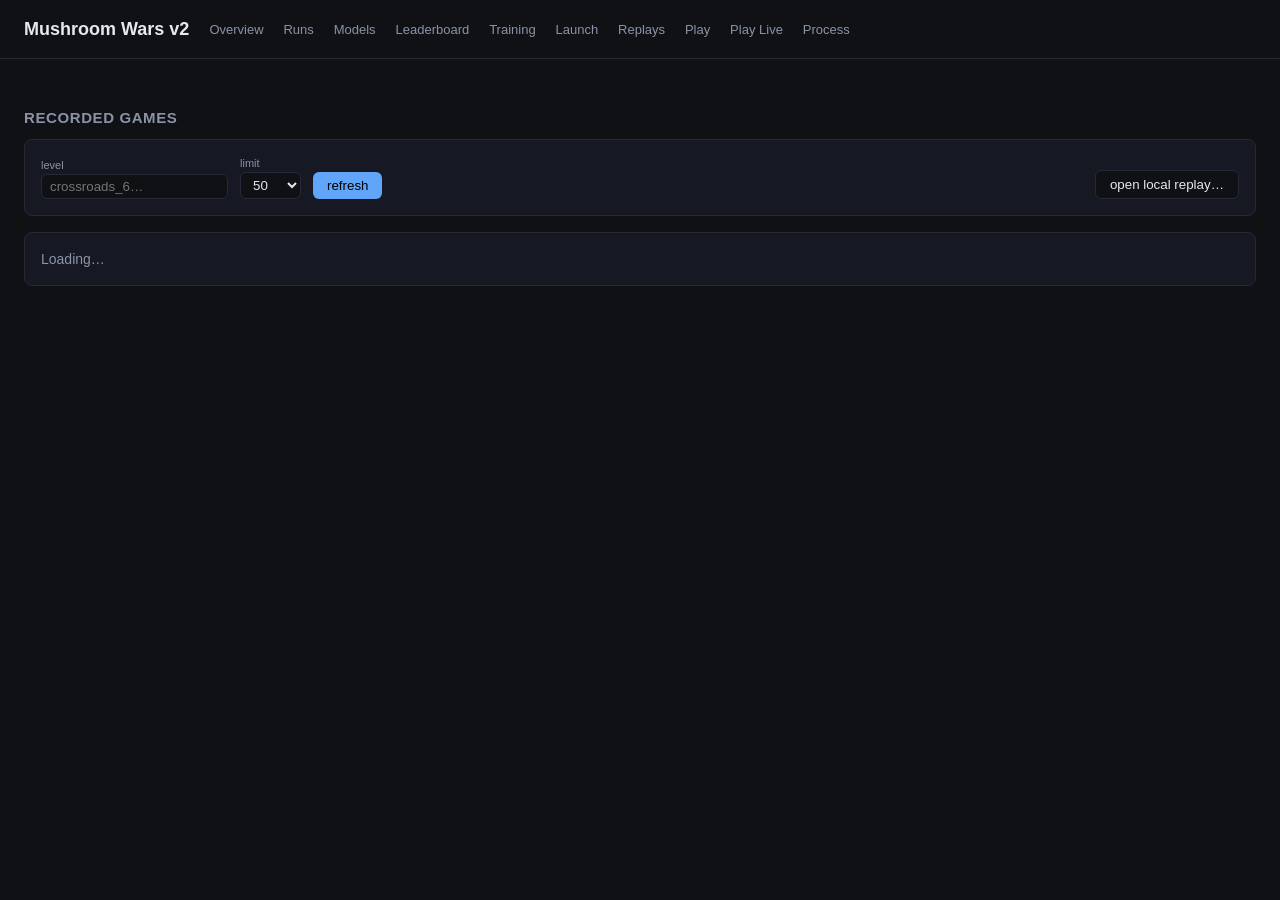
<file: dashboard/replays.html>
<!doctype html>
<html lang="en">
<head>
  <meta charset="utf-8">
  <title>Replays — Mushroom Wars v2</title>
  <link rel="stylesheet" href="lib/style.css">
</head>
<body>
  <header>
    <h1>Mushroom Wars v2</h1>
    <nav>
      <a href="./index.html">Overview</a>
      <a href="./runs.html">Runs</a>
      <a href="./models.html">Models</a>
      <a href="./elo.html">Leaderboard</a>
      <a href="./training.html">Training</a>
      <a href="./launch.html">Launch</a>
      <a href="./replays.html">Replays</a>
      <a href="./play.html">Play</a>
      <a href="./play-live.html">Play Live</a>
      <a href="./process.html">Process</a>
    </nav>
  </header>

  <main>
    <h2>Recorded games</h2>

    <div class="card" style="display:flex; gap:12px; flex-wrap:wrap; align-items:flex-end;">
      <label class="small muted">level
        <br><input id="filter-level" placeholder="crossroads_6…"
                   style="background:var(--bg);color:var(--fg);border:1px solid var(--border);border-radius:6px;padding:4px 8px;">
      </label>
      <label class="small muted">limit
        <br><select id="filter-limit" style="background:var(--bg);color:var(--fg);border:1px solid var(--border);border-radius:6px;padding:4px 8px;">
          <option>25</option>
          <option selected>50</option>
          <option>100</option>
          <option>250</option>
        </select>
      </label>
      <button id="refresh" style="background:var(--accent);color:#000;border:0;padding:6px 14px;border-radius:6px;cursor:pointer;">refresh</button>
      <span style="flex:1"></span>
      <button id="open-local" style="background:var(--bg);color:var(--fg);border:1px solid var(--border);padding:6px 14px;border-radius:6px;cursor:pointer;">open local replay…</button>
      <input id="open-local-input" type="file" accept=".json,application/json" style="display:none;">
    </div>

    <div class="card" id="games">
      <div class="muted">Loading…</div>
    </div>
  </main>

  <script type="module">
    import { sb, publicUrl } from './lib/supabase.js';
    import { fmtTime, fmtDuration, esc, tr } from './lib/ui.js';

    const $games  = document.getElementById('games');
    const $level  = document.getElementById('filter-level');
    const $limit  = document.getElementById('filter-limit');
    const $refresh = document.getElementById('refresh');

    // Cache of run_id → label so we can show human names instead of UUIDs.
    const runLabelCache = new Map();
    async function fetchRunLabels(ids) {
      const missing = [...new Set(ids)].filter(id => id && !runLabelCache.has(id));
      if (missing.length === 0) return;
      const { data, error } = await sb.from('runs').select('id,label').in('id', missing);
      if (error) return;
      for (const r of data) runLabelCache.set(r.id, r.label);
    }
    function labelFor(id) {
      if (!id) return '—';
      return runLabelCache.get(id) ?? id.slice(0, 8) + '…';
    }

    function winnerChip(game) {
      if (!game.winner) return `<span class="muted">draw</span>`;
      if (game.winner === game.player_1_run_id) {
        return `<span style="color:#fca5a5">${esc(labelFor(game.player_1_run_id))}</span>`;
      }
      return `<span style="color:#93c5fd">${esc(labelFor(game.player_2_run_id))}</span>`;
    }

    async function load() {
      $games.innerHTML = `<div class="muted">loading…</div>`;
      let q = sb.from('games')
        .select('id, match_id, game_index, seed, map_name, player_1_run_id, player_2_run_id, winner, duration_ms, stats, actions_url, matches(created_at, description)')
        .not('actions_url', 'is', null)
        .order('game_index', { ascending: true })
        .limit(parseInt($limit.value, 10));
      if ($level.value.trim()) q = q.eq('map_name', $level.value.trim());
      const { data, error } = await q;
      if (error) { $games.innerHTML = `<div class="error">error: ${esc(error.message)}</div>`; return; }
      if (!data.length) { $games.innerHTML = `<div class="muted">no games with replays yet</div>`; return; }

      // Sort by match created_at desc, then game_index.
      data.sort((a, b) => {
        const ta = a.matches?.created_at ?? '';
        const tb = b.matches?.created_at ?? '';
        if (ta !== tb) return tb.localeCompare(ta);
        return (a.game_index ?? 0) - (b.game_index ?? 0);
      });

      await fetchRunLabels(data.flatMap(g => [g.player_1_run_id, g.player_2_run_id]));

      const rows = data.map(g => {
        const url = publicUrl(g.actions_url);
        const view = url ? `<a href="./game.html?url=${encodeURIComponent(url)}">View ▶</a>` : '—';
        const ticks = g.stats?.ticks ?? '—';
        return tr([
          view,
          `<span class="mono">${esc(g.map_name ?? '')}</span>`,
          esc(labelFor(g.player_1_run_id)),
          esc(labelFor(g.player_2_run_id)),
          winnerChip(g),
          `<span class="mono">${esc(String(ticks))}</span>`,
          fmtDuration(g.duration_ms),
          `<span class="mono">${esc(String(g.seed))}</span>`,
          `<span class="muted">${fmtTime(g.matches?.created_at)}</span>`,
          g.matches?.description ? `<span class="muted small">${esc(g.matches.description)}</span>` : '',
        ]);
      });

      $games.innerHTML = `
        <table>
          <thead><tr>
            <th></th><th>level</th><th>P1</th><th>P2</th><th>winner</th>
            <th>ticks</th><th>wall</th><th>seed</th><th>match</th><th>note</th>
          </tr></thead>
          <tbody>${rows.join('')}</tbody>
        </table>
        <div class="muted small" style="margin-top:10px;">${data.length} game${data.length === 1 ? '' : 's'}</div>
      `;
    }

    $refresh.addEventListener('click', load);
    $limit.addEventListener('change', load);
    $level.addEventListener('keydown', e => { if (e.key === 'Enter') load(); });

    // --- Open a local replay JSON file ---------------------------------------
    // Stash the parsed JSON in sessionStorage and hand off to game.html via
    // ?local=<key>. game.html reads sessionStorage and pops the entry.
    const $openLocal = document.getElementById('open-local');
    const $openLocalInput = document.getElementById('open-local-input');
    $openLocal.addEventListener('click', () => {
      $openLocalInput.value = '';
      $openLocalInput.click();
    });
    $openLocalInput.addEventListener('change', () => {
      const f = $openLocalInput.files?.[0];
      if (!f) return;
      const reader = new FileReader();
      reader.onload = (ev) => {
        const text = ev.target.result;
        try {
          JSON.parse(text); // validate before handing off
        } catch (err) {
          alert(`Not a valid JSON replay: ${err.message}`);
          return;
        }
        const key = `mw2_local_${Date.now().toString(36)}`;
        sessionStorage.setItem(key, text);
        location.href = `./game.html?local=${encodeURIComponent(key)}`;
      };
      reader.readAsText(f);
    });

    load().catch(e => $games.innerHTML = `<div class="error">${esc(e.message)}</div>`);
  </script>
</body>
</html>
</file>
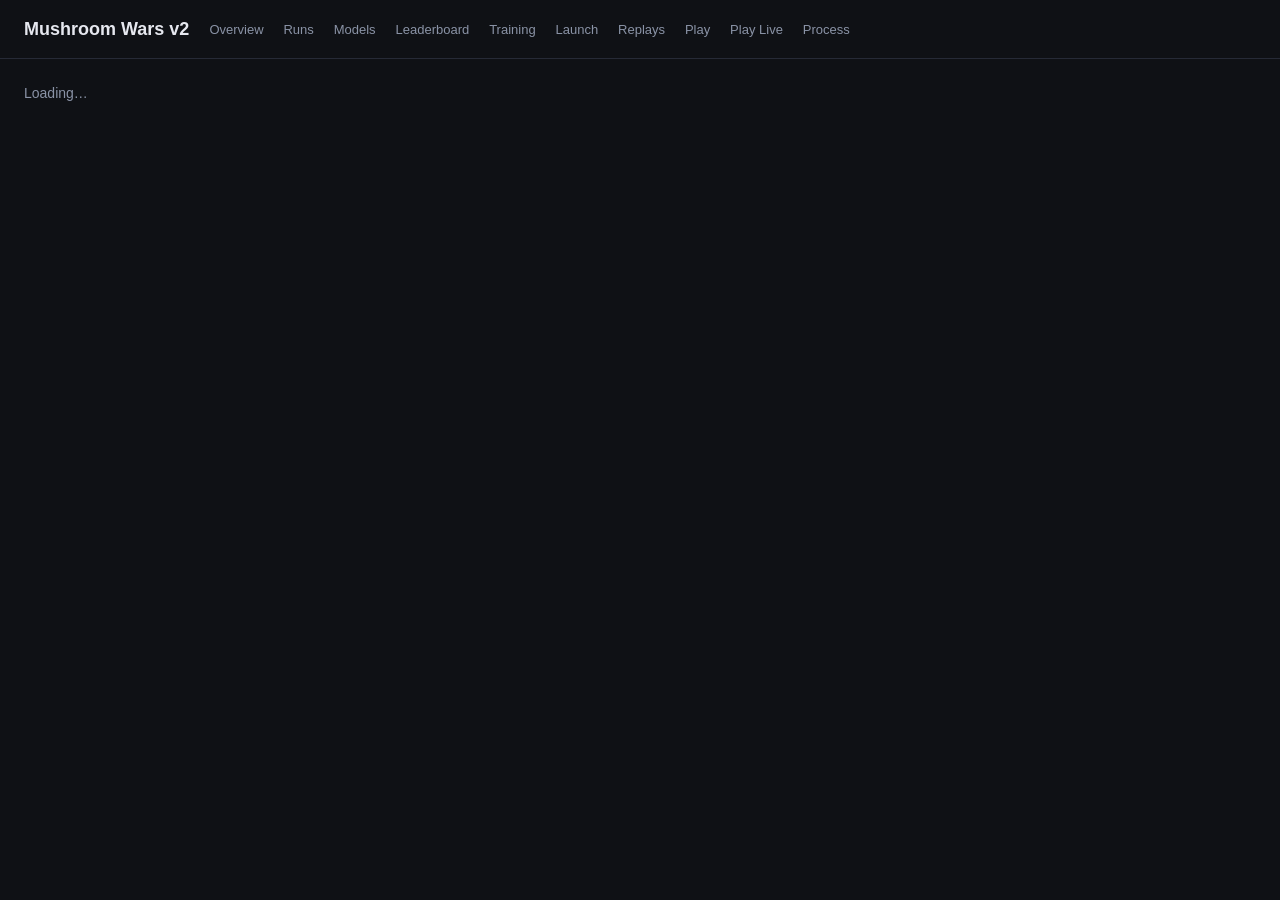
<file: dashboard/run.html>
<!doctype html>
<html lang="en">
<head>
  <meta charset="utf-8">
  <title>Run — Mushroom Wars v2</title>
  <link rel="stylesheet" href="lib/style.css">
  <style>
    /* Feature-importance panel */
    .fi-list   { display:flex; flex-direction:column; gap:3px; }
    .fi-header,
    .fi-row    {
      display:grid;
      grid-template-columns: 78px 180px 1fr 64px 64px 56px;
      align-items:center;
      gap:10px;
      font-size:12px;
      padding:3px 4px;
    }
    .fi-row    { border-bottom:1px dashed var(--border); }
    .fi-row:last-child { border-bottom:none; }
    .fi-header { color:var(--fg-muted); font-weight:600; padding-bottom:6px;
                 border-bottom:1px solid var(--border); margin-bottom:4px; }
    .fi-tag    {
      display:inline-block; font-size:10px; padding:2px 6px;
      border-radius:4px; font-weight:600; text-transform:uppercase;
      letter-spacing:.4px; text-align:center;
    }
    .fi-name   { font-family:var(--mono); }
    .fi-bar    { background:rgba(255,255,255,0.04); border-radius:3px; height:10px; overflow:hidden; }
    .fi-bar-fill { height:100%; transition:width .2s; }
    .fi-num    { font-family:var(--mono); text-align:right; }
    .fi-help   { color:var(--fg-muted); font-size:12px; line-height:1.5; margin-bottom:12px; }
    .fi-help strong { color:var(--fg); }
    .fi-controls {
      display:flex; gap:10px; align-items:center; flex-wrap:wrap;
      padding:10px; background:rgba(96,165,250,.05);
      border:1px solid var(--border); border-radius:var(--radius);
      margin-bottom:12px;
    }
    .fi-controls label  { font-size:12px; color:var(--fg-muted); }
    .fi-controls select,
    .fi-controls input[type=number] {
      background:var(--bg-card); color:var(--fg);
      border:1px solid var(--border); border-radius:4px;
      padding:5px 8px; font-size:12px; font-family:var(--mono);
    }
    .fi-controls input[type=number] { width:70px; }
    .fi-controls button {
      background:var(--accent); color:#0b0d12;
      border:0; border-radius:4px;
      padding:6px 14px; font-size:12px; font-weight:600;
      cursor:pointer;
    }
    .fi-controls button:disabled {
      background:var(--border); color:var(--fg-muted); cursor:not-allowed;
    }
    .fi-status { font-size:12px; color:var(--fg-muted); }
    .fi-status.running { color:var(--accent); }
    .fi-status.failed  { color:var(--danger); }
    .fi-status.done    { color:var(--accent-2); }
    @media (max-width: 700px) {
      .fi-header, .fi-row { grid-template-columns: 64px 130px 1fr 50px 50px; }
      .fi-row .fi-num.wl2-col { display:none; }
      .fi-header span:nth-child(6) { display:none; }
    }
  </style>
</head>
<body>
  <header>
    <h1>Mushroom Wars v2</h1>
    <nav>
      <a href="./index.html">Overview</a>
      <a href="./runs.html">Runs</a>
      <a href="./models.html">Models</a>
      <a href="./elo.html">Leaderboard</a>
      <a href="./training.html">Training</a>
      <a href="./launch.html">Launch</a>
      <a href="./replays.html">Replays</a>
      <a href="./play.html">Play</a>
      <a href="./play-live.html">Play Live</a>
      <a href="./process.html">Process</a>
    </nav>
  </header>

  <main>
    <div id="root"><div class="muted">Loading…</div></div>
  </main>

  <script type="module">
    import { sb, signedUrl, queryParam } from './lib/supabase.js';
    import { fmtTime, fmtDuration, fmtPct, esc, statusPill,
             fmtElo, ticksPerMin, totalTicks, fmtBig } from './lib/ui.js';
    import { lineChart, bandChart } from './lib/chart.js?v=options-proxy-fix';

    const $root = document.getElementById('root');
    const runId = queryParam('id');

    // Chart instances are retained so we can destroy + re-render on poll.
    const charts = new Map();

    // Hoisted to module-level so refreshCharts() and pollForUpdates() — both
    // top-level functions — can call it without a closure over load().
    function replaceCanvasWith(id, text, isError = false) {
      const c = document.getElementById(id);
      if (!c) return;
      const msg = document.createElement('div');
      msg.className = isError ? 'error' : 'muted';
      msg.style.padding = '20px';
      msg.textContent = text;
      c.replaceWith(msg);
    }

    if (!runId) {
      $root.innerHTML = `<div class="error">no <span class="inline-code">?id=…</span> in URL</div>`;
    } else {
      load().catch(e => $root.innerHTML = `<div class="card error">${esc(e.message)}</div>`);
    }

    async function load() {
      $root.innerHTML = '<div class="muted">Fetching run…</div>';
      let run, error;
      try {
        const res = await Promise.race([
          sb.from('runs').select('*').eq('id', runId).single(),
          new Promise((_, rej) => setTimeout(() => rej(new Error('Supabase timeout 8s')), 8000)),
        ]);
        run = res.data;
        error = res.error;
      } catch (e) {
        throw new Error(`fetch run failed: ${e.message}`);
      }
      if (error) throw new Error(`Supabase: ${error.message}`);
      if (!run) throw new Error(`run ${runId} not found`);

      // Artifacts: models/logs buckets are public; signedUrl now returns a
      // plain public URL synchronously.
      const weightsUrl   = signedUrl(run.weights_url);
      const optimizerUrl = signedUrl(run.optimizer_url);
      const logUrl       = signedUrl(run.log_url);

      // Derived throughput: games/min + games/update.
      const gamesPerMin = (run.games_played && run.wall_ms)
        ? (run.games_played / (run.wall_ms / 60000))
        : null;
      const updates = run.result?.updates ?? 0;
      const gamesPerUpd = (run.games_played && updates)
        ? (run.games_played / updates)
        : null;
      const stepsPerSec = run.result?.steps_per_sec ?? null;
      const totalTicksRun = totalTicks(run.result, run.hyperparams);

      // "Rerank this run" hook — only for rated training runs (admin job
      // rows can't rerate themselves and unrated rows have no anchor).
      const canRerank = run.simulator_id !== 'admin'
                     && run.status === 'done'
                     && (run.elo_n_matches ?? 0) >= 1;
      $root.innerHTML = `
        <h2>Run ${esc(run.label)}</h2>
        <div class="card">
          <div style="display:flex; gap:24px; flex-wrap:wrap; align-items:center;">
            <div>${statusPill(run.status)}</div>
            <div><span class="stat-label">id</span><div class="mono small">${esc(run.id)}</div></div>
            <div><span class="stat-label">model</span><div class="mono">${esc(run.model_id)}</div></div>
            <div><span class="stat-label">sim</span><div class="mono">${esc(run.simulator_id)}</div></div>
            <div><span class="stat-label">seed</span><div class="mono">${esc(run.seed ?? '')}</div></div>
            <div><span class="stat-label">machine</span><div class="mono">${esc(run.machine)}</div></div>
            ${canRerank ? `<div style="margin-left:auto;">
              <button id="rr1-toggle" class="btn-primary">Rerank this run</button>
            </div>` : ''}
          </div>
          ${canRerank ? `<div id="rr1-form" style="display:none; margin-top:14px; padding-top:14px; border-top:1px solid var(--border); display:flex; gap:14px; flex-wrap:wrap; align-items:flex-end;">
            <label class="small muted">opponents
              <br><select id="rr1-mode" style="background:var(--bg);color:var(--fg);border:1px solid var(--border);border-radius:6px;padding:4px 8px;">
                <option value="near" selected>±N nearest by Elo</option>
                <option value="top">top N by Elo</option>
              </select>
            </label>
            <label class="small muted">N
              <br><input id="rr1-n" type="number" min="1" max="20" value="5" style="width:60px;background:var(--bg);color:var(--fg);border:1px solid var(--border);border-radius:6px;padding:4px 8px;">
            </label>
            <label class="small muted">games/match
              <br><input id="rr1-games" type="number" min="8" max="256" step="8" value="64" style="width:80px;background:var(--bg);color:var(--fg);border:1px solid var(--border);border-radius:6px;padding:4px 8px;">
            </label>
            <label class="small muted">level
              <br><select id="rr1-level" style="background:var(--bg);color:var(--fg);border:1px solid var(--border);border-radius:6px;padding:4px 8px;">
                <option value="random_close_4_5">random_close_4_5</option>
                <option value="random_4_8">random_4_8</option>
                <option value="random_8_16" selected>random_8_16</option>
                <option value="random_16_24">random_16_24</option>
              </select>
            </label>
            <button id="rr1-submit" class="btn-primary" style="height:30px;">Queue rerank</button>
            <span id="rr1-status" class="muted small"></span>
          </div>` : ''}
        </div>

        <div class="grid">
          <div class="card">
            <div class="stat">${fmtPct(run.result?.rate)}</div>
            <div class="stat-label">rate</div>
          </div>
          <div class="card">
            <div class="stat">${fmtElo(run.elo_score, run.elo_n_matches)}</div>
            <div class="stat-label">Elo (matches)</div>
          </div>
          <div class="card">
            <div class="stat">${esc(String(run.games_played ?? '—'))}</div>
            <div class="stat-label">games</div>
          </div>
          <div class="card">
            <div class="stat">${gamesPerMin != null ? gamesPerMin.toFixed(0) : '—'}</div>
            <div class="stat-label">games / min</div>
          </div>
          <div class="card">
            <div class="stat">${gamesPerUpd != null ? gamesPerUpd.toFixed(1) : '—'}</div>
            <div class="stat-label">games / update</div>
          </div>
          <div class="card">
            <div class="stat">${esc(String(updates || '—'))}</div>
            <div class="stat-label">updates</div>
          </div>
          <div class="card">
            <div class="stat">${ticksPerMin(stepsPerSec)}</div>
            <div class="stat-label">ticks / min</div>
          </div>
          <div class="card">
            <div class="stat">${fmtBig(totalTicksRun)}</div>
            <div class="stat-label">total ticks</div>
          </div>
          <div class="card">
            <div class="stat">${fmtDurationShort(run.budget_ms)}</div>
            <div class="stat-label">budget</div>
          </div>
        </div>

        <div class="grid">
          <div class="card">
            <div class="stat-label">queued</div><div>${fmtTime(run.queued_at)}</div>
            <div class="stat-label" style="margin-top:10px;">started</div><div>${fmtTime(run.started_at)}</div>
            <div class="stat-label" style="margin-top:10px;">finished</div><div>${fmtTime(run.finished_at)}</div>
          </div>
          <div class="card">
            <div class="stat-label">elapsed</div><div>${fmtDuration(run.wall_ms)}</div>
            <div class="stat-label" style="margin-top:10px;">device</div><div class="mono">${esc(run.result?.device ?? '—')}</div>
          </div>
          <div class="card">
            <div class="stat-label">artifacts</div>
            <ul style="margin:8px 0 0; padding-left:18px;">
              <li>${weightsUrl   ? `<a href="${esc(weightsUrl)}">weights.pt</a>`   : '<span class="muted">no weights</span>'}</li>
              <li>${optimizerUrl ? `<a href="${esc(optimizerUrl)}">optimizer.pt</a>` : '<span class="muted">no optimizer</span>'}</li>
              <li>${logUrl       ? `<a href="${esc(logUrl)}">metrics.json</a>` : '<span class="muted">no log</span>'}</li>
            </ul>
          </div>
        </div>

        <div id="rerate-full-diff"></div>

        <h2>Replays per update <span class="muted small" id="replay-count"></span></h2>
        <div class="card" id="replay-card">
          <div class="muted small" id="replay-status">Loading…</div>
          <div id="replay-controls" style="display:none; gap:8px; align-items:center; flex-wrap:wrap; margin-bottom:10px;">
            <button id="replay-first" title="first update">⏮</button>
            <button id="replay-prev"  title="previous update">◀</button>
            <button id="replay-play"  title="play / pause" style="min-width:42px;">▶</button>
            <button id="replay-next"  title="next update">▶</button>
            <button id="replay-last"  title="last update">⏭</button>
            <span class="mono" id="replay-where" style="margin-left:8px; color:var(--fg);"></span>
            <span class="muted small" id="replay-meta" style="margin-left:8px;"></span>
            <label class="muted small" style="margin-left:auto;">speed
              <select id="replay-speed" style="background:var(--bg);color:var(--fg);border:1px solid var(--border);border-radius:6px;padding:2px 6px; margin-left:4px;">
                <option value="1">1×</option>
                <option value="2">2×</option>
                <option value="4" selected>4×</option>
                <option value="8">8×</option>
                <option value="16">16×</option>
              </select>
            </label>
            <button id="replay-download" title="download this game's JSON" disabled>⬇ download</button>
          </div>
          <canvas id="replay-canvas" style="display:none; width:100%; aspect-ratio:1/1; max-height:400px; background:var(--bg-card); border-radius:6px;"></canvas>
        </div>

        <h2>Training curves</h2>
        <div class="card">
          <div class="stat-label">win rate vs leaderboard (sparse — every N updates) + vs training opponent (every update)</div>
          <div style="position:relative; height:220px;"><canvas id="chart-win"></canvas></div>
          <div style="height:12px;"></div>
          <div class="stat-label">losses</div>
          <div style="position:relative; height:220px;"><canvas id="chart-loss"></canvas></div>
          <div style="height:12px;"></div>
          <div class="stat-label">policy signal (KL + policy loss)</div>
          <div style="position:relative; height:220px;"><canvas id="chart-signal"></canvas></div>
        </div>

        <h2>Win rate progression</h2>
        <div class="card" id="win-rate-progression">
          <div class="muted">no data yet — populated once a few training updates have completed.</div>
        </div>

        <h2>End-of-run rematch</h2>
        <div class="card" id="rotation-rematch">
          <div class="muted">populated after training finishes (only for runs with opponent_pool_mode=rotate_per_update).</div>
        </div>

        <h2>Stability + critic</h2>
        <div class="card">
          <div class="stat-label">PPO stability (clip fraction high = step too large; grad norm spikes = instability)</div>
          <div style="position:relative; height:220px;"><canvas id="chart-stability"></canvas></div>
          <div style="height:12px;"></div>
          <div class="stat-label">KL-adaptive lr — kl_ema vs target (left axis), live lr (right axis). Adaptive cuts lr when KL trends high → stops collapse.</div>
          <div style="position:relative; height:200px;"><canvas id="chart-kl-lr"></canvas></div>
          <div style="height:12px;"></div>
          <div class="stat-label">explained variance (1 = perfect critic; 0 = no better than mean; &lt;0 = worse than mean)</div>
          <div style="position:relative; height:200px;"><canvas id="chart-ev"></canvas></div>
        </div>

        <h2>Episode return distribution</h2>
        <div class="card">
          <div class="stat-label">mean (purple) with p10–p90 band (light) and min/max envelope (dashed). Mean alone hides variance collapse.</div>
          <div style="position:relative; height:240px;"><canvas id="chart-bands"></canvas></div>
        </div>

        <h2>Throughput</h2>
        <div class="card">
          <div class="stat-label">episodes completed per update</div>
          <div style="position:relative; height:220px;"><canvas id="chart-eps"></canvas></div>
          <div style="height:12px;"></div>
          <div class="stat-label" id="pool-label" style="display:none;">opponent pool size (self-play)</div>
          <div style="position:relative; height:180px;"><canvas id="chart-pool"></canvas></div>
        </div>

        <h2 id="permap-h2" style="display:none;">Win rate by level</h2>
        <div class="card" id="permap-card" style="display:none;">
          <div class="stat-label">per-level win rate over training. Catches regressions hidden by the global average.</div>
          <div id="permap-grid" style="display:grid; grid-template-columns:repeat(auto-fit, minmax(260px, 1fr)); gap:12px; margin-top:8px;"></div>
        </div>

        <h2>Eval matches (during training)</h2>
        <div class="card" id="eval-matches">
          <div class="muted">no eval matches yet — populated as the run executes archive_eval_every steps.</div>
        </div>

        <h2>Training opponent over time</h2>
        <div class="card" id="training-opp">
          <div class="muted">no opponent labels recorded yet.</div>
        </div>

        <h2>Level distribution</h2>
        <div class="card" id="level-mix">
          <div class="muted">no level data recorded yet.</div>
        </div>

        <h2>Feature importance</h2>
        <div class="card" id="feature-importance"><div class="muted">Loading attributions…</div></div>

        <h2>Matchups (post-run evaluation)</h2>
        <div class="card" id="matchups"><div class="muted">Loading matchups…</div></div>

        <h2>Reward scheme</h2>
        <div class="card" id="reward-panel"></div>

        <h2>Hyperparams</h2>
        <div class="card" id="hyperparams-panel"></div>

        <h2>Result summary</h2>
        <pre>${esc(JSON.stringify(run.result ?? {}, null, 2))}</pre>

        ${run.error ? `<h2>Error</h2><pre class="error">${esc(run.error)}</pre>` : ''}
      `;

      // Wire the "Rerank this run" toggle + submit if it was rendered.
      const $rr1Toggle = document.getElementById('rr1-toggle');
      const $rr1Form   = document.getElementById('rr1-form');
      const $rr1Submit = document.getElementById('rr1-submit');
      const $rr1Status = document.getElementById('rr1-status');
      $rr1Toggle?.addEventListener('click', () => {
        $rr1Form.style.display = ($rr1Form.style.display === 'none') ? 'flex' : 'none';
      });
      $rr1Submit?.addEventListener('click', async () => {
        const mode  = document.getElementById('rr1-mode').value;
        const n     = parseInt(document.getElementById('rr1-n').value, 10);
        const games = parseInt(document.getElementById('rr1-games').value, 10);
        const level = document.getElementById('rr1-level').value;
        const ts = new Date().toISOString().slice(2,16).replace(/[-T:]/g,'').replace(/(\d{6})(\d{4})/, '$1-$2');
        const label = `rerank-${ts}-${run.label.slice(0,30)}-${mode}${n}`;
        $rr1Submit.disabled = true;
        $rr1Status.textContent = 'queueing…';
        const { data, error } = await sb.from('runs').insert({
          project: 'mushroom-wars',
          model_id: 'admin',
          simulator_id: 'admin',
          label,
          status: 'queued',
          budget_ms: 0,
          machine: '',
          launch_at: Date.now(),
          hyperparams: { kind: 'rerate_one', target_run_id: run.id, mode, n, games, level },
        }).select('id').single();
        $rr1Submit.disabled = false;
        if (error) {
          $rr1Status.innerHTML = `<span class="error">${esc(error.message)}</span>`;
          return;
        }
        $rr1Status.innerHTML = `queued <a href="./run.html?id=${esc(data.id)}">${esc(label)}</a>`;
      });

      // For rerate_full admin jobs, render a before/after leaderboard diff
      // table so the impact of the rerank is legible at a glance.
      if (run.simulator_id === 'admin' && run.result?.kind === 'rerate_full') {
        renderRerateFullDiff(run.result);
      }

      // Render structured hyperparams — driven by run.hyperparams which is
      // available immediately. No need to wait for metrics.json.
      renderHyperparams(run.hyperparams ?? {});
      renderRewardScheme(run.hyperparams ?? {});

      // Fill in the matchups panel in parallel with the charts — uses the
      // same `games` table the Elo page does, but filtered to this run.
      loadMatchups(run.id).catch(e => {
        const el = document.getElementById('matchups');
        if (el) el.innerHTML = `<div class="error">${esc(e.message)}</div>`;
      });

      // Feature importance — populated offline by scripts/compute_attributions.py.
      loadFeatureImportance(run.id).catch(e => {
        const el = document.getElementById('feature-importance');
        if (el) el.innerHTML = `<div class="error">${esc(e.message)}</div>`;
      });

      // Fetch metrics.json + render charts. Any failure is surfaced
      // visibly — a silently-blank canvas is the worst UX.
      const chartIds = ['chart-win', 'chart-loss', 'chart-signal',
                        'chart-stability', 'chart-kl-lr', 'chart-ev', 'chart-bands',
                        'chart-eps', 'chart-pool'];

      function failAllCharts(text) {
        for (const id of chartIds) replaceCanvasWith(id, text, true);
      }

      await refreshCharts(logUrl, chartIds, failAllCharts, run);

      // Per-update replays — wired up async; failure is non-fatal.
      mountReplayPlayer(run).catch(e => {
        const $s = document.getElementById('replay-status');
        if ($s) $s.textContent = `replay player failed: ${e.message}`;
      });

      // While the run is still in flight, poll for new metrics + status every
      // 8s. The worker uploads metrics.json every few updates to the same
      // storage path, so the live file just gets longer and longer.
      if (run.status === 'running' || run.status === 'queued') {
        pollForUpdates(runId);
      }
    }

    async function refreshCharts(logUrl, chartIds, failAllCharts, run) {
      if (!logUrl) {
        failAllCharts('no metrics yet — waiting for first upload…');
        return;
      }
      let points = null;
      try {
        // Cache-bust so the CDN/browser doesn't hand us a stale copy.
        const resp = await fetch(`${logUrl}?t=${Date.now()}`, { cache: 'no-cache' });
        if (!resp.ok) throw new Error(`http ${resp.status}`);
        const body = await resp.json();
        points = Array.isArray(body) ? body : (body.metrics ?? []);
        if (!points.length) throw new Error('metrics array is empty');
      } catch (e) {
        failAllCharts(`fetch metrics failed: ${e.message}`);
        return;
      }

      // Persist per-series visibility across re-renders. Without this, a
      // user-toggled "hide loss_rate" gets reset on every poll. Stored in
      // localStorage so it survives full refresh too. Key: chart id +
      // dataset label.
      const visKey = (id, label) => `chart-vis.${id}.${label}`;
      const persistVisibility = (id, chart) => {
        try {
          const ds = chart?.data?.datasets || [];
          ds.forEach((d, i) => {
            if (typeof d.label !== 'string') return;
            const visible = chart.isDatasetVisible(i);
            localStorage.setItem(visKey(id, d.label), visible ? '1' : '0');
          });
        } catch (_) { /* never break a render over persistence */ }
      };
      const applyVisibility = (id, chart) => {
        try {
          const ds = chart?.data?.datasets || [];
          ds.forEach((d, i) => {
            if (typeof d.label !== 'string') return;
            const stored = localStorage.getItem(visKey(id, d.label));
            if (stored === null) return;
            const want = stored === '1';
            if (chart.isDatasetVisible(i) !== want) {
              if (want) chart.show(i); else chart.hide(i);
            }
          });
        } catch (_) { /* never break a render over persistence */ }
      };
      const wireLegendPersist = (id, chart) => {
        try {
          // Set onClick directly. Don't reassign chart.options.plugins or
          // chart.options.plugins.legend with `|| {}` — chart.options is a
          // Chart.js options proxy and reassigning a slot replaces the
          // descriptor-aware proxy with a plain object, which then breaks
          // every subsequent chart.update()/hide()/show() with "Recursion
          // detected: _scriptable->_scriptable" or "n.startsWith is not a
          // function". Chart.js always provides plugins.legend on a line
          // chart, so we can write through directly.
          chart.options.plugins.legend.onClick = function (e, legendItem, legend) {
            const index = legendItem.datasetIndex;
            const ci = legend.chart;
            if (ci.isDatasetVisible(index)) {
              ci.hide(index);
              legendItem.hidden = true;
            } else {
              ci.show(index);
              legendItem.hidden = false;
            }
            persistVisibility(id, chart);
          };
        } catch (_) { /* never break a render over persistence */ }
      };

      const renderOne = (id, keys, opts) => {
        try {
          const canvas = document.getElementById(id);
          if (!canvas) { console.warn('missing canvas', id); return; }
          const prev = charts.get(id);
          if (prev) {
            persistVisibility(id, prev);
            prev.destroy();
          }
          const chart = lineChart(canvas, points, keys, opts);
          charts.set(id, chart);
          applyVisibility(id, chart);
          wireLegendPersist(id, chart);
        } catch (e) {
          console.error(`[${id}] chart render failed:`, e);
          replaceCanvasWith(id, `${id}: ${e.message}`, true);
        }
      };

      // win_rate / draw_rate / loss_rate / timeout_rate + game length.
      // The four rates sum to 100% (timeout_rate covers episodes that hit
      // max_ticks without resolution — phase=0). Game length on right-axis
      // (ticks); rates on left (0-100%). Older runs lack some keys; chart
      // auto-skips missing ones, so pre-2026-04-30 runs render fine.
      renderOne('chart-win',    ['win_rate_vs_leaderboard', 'win_rate',
                                  'draw_rate', 'loss_rate', 'timeout_rate'],
                { yLabel: 'rate', yMin: 0, yMax: 1, yPct: true,
                  secondaryKeys: ['mean_episode_length'],
                  secondaryYLabel: 'game length (ticks)',
                  secondaryYMin: 0 });
      renderOne('chart-loss',   ['value_loss', 'entropy_loss'],
                { yLabel: 'loss' });
      renderOne('chart-signal', ['policy_loss', 'approx_kl'],
                { yLabel: 'signal' });

      // Stability + critic — gated on key presence so old runs render fine.
      const hasStab = points.some(p => p.clip_fraction != null || p.grad_norm != null);
      if (hasStab) {
        renderOne('chart-stability', ['clip_fraction', 'grad_norm'],
                  { yLabel: 'value' });
      } else {
        replaceCanvasWith('chart-stability', 'no clip/grad data — older run', false);
      }
      const hasKlLr = points.some(p => p.kl_ema != null || p.lr != null);
      if (hasKlLr) {
        renderOne('chart-kl-lr', ['kl_ema', 'approx_kl'],
                  { yLabel: 'KL', secondaryKeys: ['lr'],
                    secondaryYLabel: 'lr', secondaryYMin: 0 });
      } else {
        replaceCanvasWith('chart-kl-lr', 'no KL/lr data — pre-2026-05-01 run', false);
      }
      const hasEv = points.some(p => p.explained_variance != null);
      if (hasEv) {
        renderOne('chart-ev', ['explained_variance'],
                  { yLabel: 'explained variance', yMin: -1, yMax: 1 });
      } else {
        replaceCanvasWith('chart-ev', 'no explained-variance data — older run', false);
      }

      // Episode return bands — uses a separate helper because Chart.js
      // band fills need adjacent-dataset references.
      const hasBands = points.some(p =>
        p.episode_return_p10 != null || p.episode_return_p90 != null ||
        p.episode_return_min != null || p.episode_return_max != null);
      if (hasBands) {
        try {
          const canvas = document.getElementById('chart-bands');
          if (canvas) {
            const prev = charts.get('chart-bands');
            if (prev) prev.destroy();
            charts.set('chart-bands', bandChart(canvas, points,
              { yLabel: 'episode return' }));
          }
        } catch (e) {
          console.error('[chart-bands] render failed:', e);
          replaceCanvasWith('chart-bands', `chart-bands: ${e.message}`, true);
        }
      } else {
        replaceCanvasWith('chart-bands', 'no return-distribution data — older run', false);
      }

      renderOne('chart-eps',    ['episodes_completed'],
                { yLabel: 'episodes' });

      const hasPool = points.some(p => p.pool_size != null);
      if (hasPool) {
        const label = document.getElementById('pool-label');
        if (label) label.style.display = '';
        renderOne('chart-pool', ['pool_size'], { yLabel: 'snapshots' });
      }

      // Per-level win rate sparklines (item #5). Drawn fresh on each refresh
      // since the set of levels can grow as a run progresses (rare, but
      // possible if level_mix is added mid-run via an admin tweak).
      renderPerMap(points);

      // Slice 2/3 panels — sourced entirely from metrics.json, so they
      // populate live as the run progresses. Each is gated on key presence
      // so old runs (pre-2026-04-29) render the empty-state cleanly.
      renderEvalMatches(points);
      renderTrainingOpp(points).catch(e => console.warn('[training-opp]', e));
      renderWinRateProgression(points, run ?? {}).catch(e => console.warn('[wrp]', e));
      renderLevelMix(points);
      renderRotationRematch(run ?? {}).catch(e => console.warn('[rotation]', e));
    }

    /** rerate_full before/after diff: pulls top_before + top_after from
     * the job's result jsonb and renders a unioned table. Each row shows
     * label, Elo before/after, Δ-Elo, and rank change ↑↓→. */
    function renderRerateFullDiff(result) {
      const $root = document.getElementById('rerate-full-diff');
      if (!$root) return;
      const before = Array.isArray(result?.top_before) ? result.top_before : [];
      const after  = Array.isArray(result?.top_after)  ? result.top_after  : [];
      if (!before.length && !after.length) return;

      // Index by run id so we can union and look up the matching row.
      const idxBefore = Object.fromEntries(before.map(r => [r.id, r]));
      const idxAfter  = Object.fromEntries(after.map(r => [r.id, r]));
      const allIds = Array.from(new Set([...before.map(r => r.id), ...after.map(r => r.id)]));

      // Sort by AFTER rank (then before rank for runs that fell off).
      allIds.sort((a, b) => {
        const ra = idxAfter[a]?.rank ?? 999;
        const rb = idxAfter[b]?.rank ?? 999;
        if (ra !== rb) return ra - rb;
        return (idxBefore[a]?.rank ?? 999) - (idxBefore[b]?.rank ?? 999);
      });

      const arrow = (delta) => {
        if (delta == null) return '<span class="muted">—</span>';
        if (delta === 0)   return '<span class="muted">→ 0</span>';
        if (delta > 0)     return `<span class="win">↑ ${delta}</span>`;
        return                    `<span class="lose">↓ ${-delta}</span>`;
      };
      const eloDelta = (b, a) => {
        if (b == null || a == null) return null;
        return Math.round(a - b);
      };
      const eloDeltaStr = (d) => {
        if (d == null) return '<span class="muted">—</span>';
        if (d === 0)   return '<span class="muted">0</span>';
        const cls = d > 0 ? 'win' : 'lose';
        return `<span class="${cls}">${d > 0 ? '+' : ''}${d}</span>`;
      };

      const rows = allIds.map(id => {
        const b = idxBefore[id];
        const a = idxAfter[id];
        const label = (a?.label ?? b?.label ?? '').slice(0, 60);
        const beforeRank = b ? `#${b.rank}` : '<span class="muted">—</span>';
        const afterRank  = a ? `#${a.rank}` : '<span class="muted">dropped</span>';
        const beforeElo  = b ? Math.round(b.elo) : null;
        const afterElo   = a ? Math.round(a.elo) : null;
        const dElo       = eloDelta(beforeElo, afterElo);
        const dRank      = (b && a) ? (b.rank - a.rank) : null;  // positive = moved up
        return `<tr>
          <td><a href="./run.html?id=${esc(id)}">${esc(label)}</a></td>
          <td class="mono">${beforeRank}</td>
          <td class="mono">${afterRank}</td>
          <td class="mono">${arrow(dRank)}</td>
          <td class="mono">${beforeElo ?? '<span class="muted">—</span>'}</td>
          <td class="mono">${afterElo  ?? '<span class="muted">—</span>'}</td>
          <td class="mono">${eloDeltaStr(dElo)}</td>
        </tr>`;
      }).join('');

      const movedUp   = allIds.filter(id => idxBefore[id] && idxAfter[id] && idxBefore[id].rank > idxAfter[id].rank).length;
      const movedDown = allIds.filter(id => idxBefore[id] && idxAfter[id] && idxBefore[id].rank < idxAfter[id].rank).length;
      const dropped   = allIds.filter(id => idxBefore[id] && !idxAfter[id]).length;
      const arrived   = allIds.filter(id => !idxBefore[id] && idxAfter[id]).length;

      $root.innerHTML = `
        <h2>Before / after</h2>
        <div class="card">
          <div class="muted small" style="margin-bottom:10px;">
            Snapshot of top 30 before reset vs top 30 after rebuild. Sorted by post-rebuild rank.
            <strong>${movedUp}</strong> moved up · <strong>${movedDown}</strong> moved down ·
            <strong>${dropped}</strong> dropped out · <strong>${arrived}</strong> arrived.
          </div>
          <table>
            <thead><tr>
              <th>run</th>
              <th>before</th><th>after</th><th>Δ rank</th>
              <th>Elo before</th><th>Elo after</th><th>Δ Elo</th>
            </tr></thead>
            <tbody>${rows}</tbody>
          </table>
        </div>
      `;
    }

    /** End-of-run rematch panel: shows the final policy's win rate vs each
     * opponent it rotated through during training. result.rotation_rematch
     * is populated by workers/worker.py after the training loop finishes. */
    async function renderRotationRematch(run) {
      const $card = document.getElementById('rotation-rematch');
      if (!$card) return;
      const data = run?.result?.rotation_rematch;
      if (!data || typeof data !== 'object' || !Object.keys(data).length) {
        $card.innerHTML = '<div class="muted">no rematch data — only populated for completed runs with opponent_pool_mode=rotate_per_update.</div>';
        return;
      }
      const champMap = await loadChampLookup();
      const labelFor = (raw) => resolveOppLabel(raw, champMap);
      const tsFor = (raw) => {
        const idShort = champShortFromLabel(raw);
        if (!idShort) return -1;
        return champMap[idShort]?.archived_at ?? 0;
      };
      // Sort by archived_at DESC (newest opponent first). Lets you read top→
      // bottom and see if the agent beats progressively older lineages.
      const rows = Object.entries(data).map(([opp, d]) => ({
        opp,
        display: labelFor(opp),
        ts:      tsFor(opp),
        rate:    d?.rate,
        initial: d?.initial_rate,
        games:   d?.games,
        p1_wins: d?.p1_wins,
        delta:   (d?.rate != null && d?.initial_rate != null) ? d.rate - d.initial_rate : null,
        error:   d?.error,
      })).sort((a, b) => b.ts - a.ts);

      const cellColor = (wr) => {
        if (wr == null) return 'transparent';
        const t = Math.max(0, Math.min(1, wr));
        const hue = Math.round(120 * t);
        return `hsla(${hue}, 65%, 42%, 0.55)`;
      };
      const fmtDelta = (d) => {
        if (d == null) return '<span class="muted">—</span>';
        const sign = d > 0 ? '+' : '';
        const cls  = d > 0 ? 'win' : (d < 0 ? 'lose' : '');
        return `<span class="mono ${cls}">${sign}${(d*100).toFixed(0)}pp</span>`;
      };

      $card.innerHTML = `
        <div class="stat-label" style="margin-bottom:8px;">
          150-game rematch with the FINAL policy vs each opponent it faced during training, using the run's own training settings (level_mix, max_ticks). Δ = final − initial training-rollout win rate.
        </div>
        <table>
          <thead><tr>
            <th>opponent</th>
            <th>initial</th>
            <th>final</th>
            <th>Δ</th>
            <th>games</th>
            <th>wins</th>
          </tr></thead>
          <tbody>
            ${rows.map(r => {
              if (r.error) {
                return `<tr><td><span class="mono">${esc(r.display)}</span></td><td colspan="5"><span class="error">${esc(r.error)}</span></td></tr>`;
              }
              const initialCell = r.initial != null
                ? `<td style="text-align:center;background:${cellColor(r.initial)};"><span class="mono">${(r.initial*100).toFixed(0)}%</span></td>`
                : `<td><span class="muted">—</span></td>`;
              const finalCell = r.rate != null
                ? `<td style="text-align:center;background:${cellColor(r.rate)};"><span class="mono">${(r.rate*100).toFixed(0)}%</span></td>`
                : `<td><span class="muted">—</span></td>`;
              const titleAttr = (r.display !== r.opp) ? ` title="${esc(r.opp)}"` : '';
              return `<tr>
                <td${titleAttr}><span class="mono">${esc(r.display)}</span></td>
                ${initialCell}
                ${finalCell}
                <td>${fmtDelta(r.delta)}</td>
                <td><span class="mono small">${r.games ?? '—'}</span></td>
                <td><span class="mono small">${r.p1_wins ?? '—'}</span></td>
              </tr>`;
            }).join('')}
          </tbody>
        </table>
      `;
    }

    /** Eval match history — flatten metrics.json[*].eval_matches into rows
     * so you can audit "which champion did we play, when, on what, who won". */
    function renderEvalMatches(points) {
      const $card = document.getElementById('eval-matches');
      if (!$card) return;
      const matches = [];
      for (const p of points) {
        const arr = p.eval_matches;
        if (Array.isArray(arr)) for (const m of arr) matches.push(m);
      }
      if (!matches.length) {
        $card.innerHTML = '<div class="muted">no eval matches yet — populated as the run executes archive_eval_every steps.</div>';
        return;
      }
      const byOpp = {};
      for (const m of matches) {
        const k = m.opp_id_short || m.opp_label || '?';
        const b = byOpp[k] = byOpp[k] || {
          label: m.opp_label, id: m.opp_id_short, elo: m.opp_elo,
          w: 0, l: 0, d: 0, n: 0,
        };
        if (m.error) continue;
        b.w += m.p1_wins || 0;
        b.l += m.p2_wins || 0;
        b.d += m.draws   || 0;
        b.n += m.total   || 0;
      }
      const summary = Object.values(byOpp)
        .map(o => ({ ...o, rate: o.n > 0 ? (o.w + 0.5 * o.d) / o.n : null }))
        .sort((a, b) => (b.elo ?? -1e9) - (a.elo ?? -1e9));

      const recent = matches.slice(-30).reverse();

      const tot = summary.reduce((s, o) => ({
        w: s.w + o.w, l: s.l + o.l, d: s.d + o.d, n: s.n + o.n,
      }), { w: 0, l: 0, d: 0, n: 0 });
      const overallRate = tot.n > 0 ? (tot.w + 0.5 * tot.d) / tot.n : 0;

      $card.innerHTML = `
        <div style="display:flex; gap:24px; flex-wrap:wrap; align-items:center; margin-bottom:12px;">
          <div><span class="stat-label">total games</span><div class="stat">${tot.n}</div></div>
          <div><span class="stat-label">opponents</span><div class="stat">${summary.length}</div></div>
          <div><span class="stat-label">overall win rate</span><div class="stat">${(overallRate*100).toFixed(1)}%</div></div>
          <div><span class="stat-label">W / D / L</span><div class="mono">${tot.w} / ${tot.d} / ${tot.l}</div></div>
        </div>

        <div class="stat-label" style="margin-bottom:6px;">per opponent (sorted by Elo)</div>
        <table>
          <thead><tr>
            <th>opponent</th><th>Elo</th><th>games</th><th>W</th><th>D</th><th>L</th><th>win rate</th>
          </tr></thead>
          <tbody>
            ${summary.map(o => `<tr>
              <td><span class="mono small">${esc(o.id ?? '')}</span> ${esc(o.label ?? '')}</td>
              <td><span class="mono">${o.elo != null ? o.elo.toFixed(0) : '—'}</span></td>
              <td><span class="mono">${o.n}</span></td>
              <td><span class="win mono">${o.w}</span></td>
              <td><span class="draw mono">${o.d}</span></td>
              <td><span class="lose mono">${o.l}</span></td>
              <td><span class="mono">${o.rate != null ? (o.rate*100).toFixed(0) + '%' : '—'}</span></td>
            </tr>`).join('')}
          </tbody>
        </table>

        <div class="stat-label" style="margin:14px 0 6px;">recent matches (newest first)</div>
        <table>
          <thead><tr>
            <th>upd</th><th>opponent</th><th>Elo</th><th>level</th>
            <th>W</th><th>D</th><th>L</th><th>rate</th><th>wall (s)</th>
          </tr></thead>
          <tbody>
            ${recent.map(m => `<tr>
              <td><span class="mono">${m.update ?? '—'}</span></td>
              <td><span class="mono small">${esc(m.opp_id_short ?? '')}</span> ${esc(m.opp_label ?? '')}</td>
              <td><span class="mono">${m.opp_elo != null ? m.opp_elo.toFixed(0) : '—'}</span></td>
              <td><span class="mono">${esc(m.level ?? '')}</span></td>
              ${m.error ? `<td colspan="5" class="error mono small">${esc(m.error)}</td>` : `
                <td><span class="win mono">${m.p1_wins}</span></td>
                <td><span class="draw mono">${m.draws}</span></td>
                <td><span class="lose mono">${m.p2_wins}</span></td>
                <td><span class="mono">${m.win_rate != null ? (m.win_rate*100).toFixed(0) + '%' : '—'}</span></td>
                <td><span class="muted mono">${m.wall_s != null ? m.wall_s.toFixed(2) : '—'}</span></td>
              `}
            </tr>`).join('')}
          </tbody>
        </table>
      `;
    }

    /** Training opponent over time — shows what the agent played against
     * during each phase of training. Compresses runs of the same label.
     * Resolves `champion:abc12345` → friendly label via champions table,
     * to match End-of-run rematch + Win-rate progression panels. */
    async function renderTrainingOpp(points) {
      const $card = document.getElementById('training-opp');
      if (!$card) return;
      const champMap = await loadChampLookup();
      const labelFor = (raw) => resolveOppLabel(raw, champMap);
      const labeled = points
        .map((p, i) => ({ update: i + 1, label: labelFor(p.training_opp_label) }))
        .filter(p => p.label != null);
      if (!labeled.length) {
        $card.innerHTML = '<div class="muted">no opponent labels recorded yet.</div>';
        return;
      }
      const spans = [];
      let cur = null;
      for (const r of labeled) {
        if (cur && cur.label === r.label) {
          cur.end = r.update;
        } else {
          if (cur) spans.push(cur);
          cur = { label: r.label, start: r.update, end: r.update };
        }
      }
      if (cur) spans.push(cur);

      const colors = ['#f472b6', '#60a5fa', '#34d399', '#fbbf24', '#c084fc',
                      '#22d3ee', '#fb923c', '#a78bfa', '#facc15', '#a3e635'];
      const labelToColor = {};
      let ci = 0;
      for (const s of spans) {
        if (!(s.label in labelToColor)) labelToColor[s.label] = colors[ci++ % colors.length];
      }

      const lastUpd = labeled[labeled.length - 1].update;
      const stripe = spans.map(s => {
        const left = ((s.start - 1) / lastUpd) * 100;
        const width = ((s.end - s.start + 1) / lastUpd) * 100;
        return `<div title="${esc(s.label)} (u${s.start}-u${s.end})" style="
          position:absolute; left:${left}%; width:${width}%; top:0; bottom:0;
          background:${labelToColor[s.label]}; opacity:0.85;"></div>`;
      }).join('');

      const legend = Object.entries(labelToColor).map(([lab, col]) =>
        `<span style="display:inline-flex; align-items:center; gap:6px; margin-right:14px;">
          <span style="width:10px; height:10px; background:${col}; display:inline-block; border-radius:2px;"></span>
          <span class="mono small">${esc(lab)}</span>
        </span>`).join('');

      $card.innerHTML = `
        <div class="stat-label" style="margin-bottom:6px;">timeline (x = update, color = opponent)</div>
        <div style="position:relative; height:32px; border-radius:4px; overflow:hidden; background:#1a1d27;">
          ${stripe}
        </div>
        <div style="margin-top:10px;">${legend}</div>
        <div class="muted small" style="margin-top:6px;">
          ${spans.length} segment${spans.length === 1 ? '' : 's'} across ${lastUpd} updates
        </div>
      `;
    }

    /** Level distribution — flat list of every level the agent saw, with the
     * percentage of updates that level_mix held. Aggregated across the run. */
    function renderLevelMix(points) {
      const $card = document.getElementById('level-mix');
      if (!$card) return;
      const weighted = {};
      let nRows = 0;
      for (const p of points) {
        const mix = p.level_mix_resolved;
        if (!Array.isArray(mix) || !mix.length) continue;
        nRows++;
        const total = mix.reduce((s, x) => s + (x[1] || 0), 0) || 1;
        for (const [name, w] of mix) {
          weighted[name] = (weighted[name] || 0) + (w / total);
        }
      }
      if (!nRows) {
        $card.innerHTML = '<div class="muted">no level data recorded yet.</div>';
        return;
      }
      const rows = Object.entries(weighted)
        .map(([name, w]) => ({ name, share: w / nRows }))
        .sort((a, b) => b.share - a.share);

      $card.innerHTML = `
        <div class="stat-label" style="margin-bottom:8px;">aggregate level mix across ${nRows} updates</div>
        <table>
          <thead><tr><th>level</th><th>share</th></tr></thead>
          <tbody>
            ${rows.map(r => `<tr>
              <td><span class="mono">${esc(r.name)}</span></td>
              <td>
                <div style="display:flex; align-items:center; gap:8px;">
                  <div style="flex:1; height:8px; background:#1a1d27; border-radius:2px; overflow:hidden;">
                    <div style="width:${(r.share*100).toFixed(1)}%; height:100%; background:#60a5fa;"></div>
                  </div>
                  <span class="mono" style="min-width:54px; text-align:right;">${(r.share*100).toFixed(1)}%</span>
                </div>
              </td>
            </tr>`).join('')}
          </tbody>
        </table>
      `;
    }

    /** Hyperparameters panel — groups PPOConfig fields by purpose so it's
     * skimmable instead of a wall of JSON. Unknown keys (anything not in a
     * known group) get dumped into a "misc" footer so we never lose info.
     * Each known key gets a third column explaining what it controls. */
    const HP_DESCRIPTIONS = {
      // Rollout
      n_envs:         'Parallel sim envs per rollout. Higher = more samples per update, more GPU pressure.',
      rollout_steps:  'Steps per env per rollout. Total samples per update = n_envs × rollout_steps.',
      fused_rollout:  'Single XLA-batched rollout (jax backend) instead of per-tick Python loop. Big throughput win.',
      action_repeat:  'K env ticks per agent decision under fused rollout. K>1 = cheaper, less reactive.',
      vec_mode:       'Vec env backend: "async" (subprocess per env) or "sync" (in-process loop).',
      // PPO
      lr:             'Adam learning rate. Too high → policy collapse; too low → no progress.',
      gamma:          'Discount factor for future rewards. Closer to 1 = more long-horizon credit assignment.',
      gae_lambda:     'GAE bias/variance tradeoff. 1.0 = unbiased Monte Carlo; 0.0 = pure TD bootstrap.',
      clip_range:     'PPO ratio clip ε. Limits per-update policy change; smaller = more conservative.',
      value_coef:     'Weight on the value (critic) loss in the joint objective.',
      entropy_coef:   'Bonus on policy entropy. Higher = more exploration; too high = won’t commit to anything.',
      max_grad_norm:  'Global gradient-norm clip. Caps a single update’s magnitude during instability.',
      minibatch_size: 'Samples per SGD step inside an update. Smaller = more steps per epoch, more noise.',
      update_epochs:  'Passes over the rollout buffer per update. More = more squeeze per sample, more risk of overfitting that batch.',
      // Reward + obs
      reward_v13:        'Legacy boolean: True → reward v1.3, False → v1.2. Overridden by reward_version when set.',
      reward_version:    'Reward scheme version. -1=unset (use reward_v13). 0=v1.2, 1=v1.3, 2=v1.4 (per-tick shaping on buildings + units).',
      normalize_obs:     'Welford running mean/std normalisation on obs. True = stabler critic.',
      obs_clip:          'Clip normalised obs to ±this value (None disables). Guards against early-training outliers.',
      // Self-play
      self_play:         'If false, opponent stays random_legal forever. If true, snapshots feed the opponent pool.',
      snapshot_every:    'Updates between adding the current policy to the self-play pool.',
      pool_max_size:     'Max snapshots in the pool. Older snapshots evicted FIFO once exceeded.',
      latest_bias:       'P(env samples the latest snapshot). Remainder draws uniformly from older snapshots.',
      initial_opponent:  'Opponent used before the first self-play snapshot registers.',
      leaderboard_bias:  'P(env uses a cross-lineage champion instead of own pool). 0.3 ≈ 30% leaderboard, 70% own.',
      leaderboard_top_k: 'How many top champions to draw from when leaderboard slot fires.',
      leaderboard_source:'"pfsp" (default, peak at 50% win-rate) or "elo" (legacy top-K-Elo).',
      // Archive eval
      archive_eval_every:    'Updates between archive eval rounds. Rounds the curve in the dashboard.',
      archive_eval_top_n:    'How many top-Elo champions are evaluated each round.',
      archive_eval_games:    'Games played per opponent per eval round.',
      archive_eval_level:    'Level used for archive eval. None = same as training level (apples-to-apples).',
      archive_eval_min_pool: 'Skip archive eval until this many champions exist.',
      archive_eval_max_ticks:'Per-game tick cap during archive eval. Prevents stuck games eating wall time.',
      // Opponent
      opponent_name:   'Initial opponent type ("random_legal", "neural", etc.). Self-play replaces this after first snapshot.',
      opponent_kwargs: 'Extra kwargs for the initial opponent. Used when opponent_name="neural" with a fixed weight path.',
      // Level
      level_name:      'Training level. "random_<min>_<max>" regenerates per reset; static names reuse the same map.',
      level_mix:       'List of (level_name, weight) pairs sampled per env reset. Overrides level_name when set.',
    };

    function renderHyperparams(hp) {
      const $card = document.getElementById('hyperparams-panel');
      if (!$card) return;
      if (!hp || typeof hp !== 'object') {
        $card.innerHTML = '<div class="muted">no hyperparams recorded for this run.</div>';
        return;
      }

      // Group definitions: [section title, [key, key, ...]]. Order matters.
      const GROUPS = [
        ['Rollout',         ['n_envs', 'rollout_steps', 'fused_rollout', 'action_repeat', 'vec_mode']],
        ['PPO',             ['lr', 'gamma', 'gae_lambda', 'clip_range', 'value_coef', 'entropy_coef',
                             'max_grad_norm', 'minibatch_size', 'update_epochs']],
        ['Reward + obs',    ['reward_v13', 'reward_version', 'normalize_obs', 'obs_clip']],
        ['Self-play',       ['self_play', 'snapshot_every', 'pool_max_size', 'latest_bias',
                             'initial_opponent', 'leaderboard_bias', 'leaderboard_top_k', 'leaderboard_source']],
        ['Archive eval',    ['archive_eval_every', 'archive_eval_top_n', 'archive_eval_games',
                             'archive_eval_level', 'archive_eval_min_pool', 'archive_eval_max_ticks']],
        ['Opponent',        ['opponent_name', 'opponent_kwargs']],
        ['Level',           ['level_name', 'level_mix']],
      ];

      const seen = new Set();
      let html = '';
      const renderRow = (k, v) => `<tr>
        <td style="width:200px; vertical-align:top;"><span class="mono small muted">${esc(k)}</span></td>
        <td style="width:240px; vertical-align:top;"><span class="mono">${esc(formatHpValue(v))}</span></td>
        <td style="vertical-align:top;"><span class="muted small">${esc(HP_DESCRIPTIONS[k] ?? '')}</span></td>
      </tr>`;
      for (const [title, keys] of GROUPS) {
        const rows = keys
          .filter(k => Object.prototype.hasOwnProperty.call(hp, k))
          .map(k => { seen.add(k); return [k, hp[k]]; });
        if (!rows.length) continue;
        html += `
          <div class="stat-label" style="margin:6px 0 4px;">${esc(title)}</div>
          <table style="margin-bottom:12px;">
            <thead><tr>
              <th style="width:200px;">key</th>
              <th style="width:240px;">value</th>
              <th>meaning</th>
            </tr></thead>
            <tbody>${rows.map(([k, v]) => renderRow(k, v)).join('')}</tbody>
          </table>
        `;
      }

      const misc = Object.entries(hp).filter(([k]) => !seen.has(k));
      if (misc.length) {
        html += `
          <div class="stat-label" style="margin:6px 0 4px;">Other</div>
          <table>
            <thead><tr>
              <th style="width:200px;">key</th>
              <th style="width:240px;">value</th>
              <th>meaning</th>
            </tr></thead>
            <tbody>${misc.map(([k, v]) => renderRow(k, v)).join('')}</tbody>
          </table>
        `;
      }

      // Full raw config — open by default so the run is fully self-describing.
      // Catches any new fields (rewards, experimental flags) without needing
      // a code change in this file.
      html += `
        <details open style="margin-top:16px;">
          <summary class="stat-label" style="cursor:pointer;">Full configuration (raw JSON)</summary>
          <pre style="margin-top:8px;">${esc(JSON.stringify(hp, null, 2))}</pre>
        </details>
      `;

      $card.innerHTML = html;
    }

    function formatHpValue(v) {
      if (v === null || v === undefined) return '—';
      if (typeof v === 'object') return JSON.stringify(v);
      if (typeof v === 'boolean') return v ? 'true' : 'false';
      if (typeof v === 'number') {
        // Trim trailing zeros for floats; leave ints alone.
        if (Number.isInteger(v)) return String(v);
        return v.toFixed(6).replace(/\.?0+$/, '');
      }
      return String(v);
    }

    /** Reward scheme panel — resolves the reward version from hyperparams and
     * shows the actual scalar values (capture, win, lose, draw, speed bonus,
     * per-tick shaping) alongside the PPO discount γ. Source of truth:
     * sim/config.py REWARD_*_BY_VERSION tuples (mirrored here so the dashboard
     * is self-contained). Update both when a new reward version ships. */
    const REWARD_TABLES = {
      // [v1.2, v1.3, v1.4]
      capture:        [0.1,   0.05,  0.05],
      lose_building:  [-0.1,  -0.05, -0.05],
      win:            [1.0,   5.0,   5.0],
      lose:           [-1.0,  -5.0,  -5.0],
      draw:           [0.0,   -0.5,  -0.5],
      speed_bonus:    [0.5,   2.0,   2.0],
      tick_buildings: [0.0,   0.0,   0.0010],
      tick_units:     [0.0,   0.0,   0.0002],
    };
    function renderRewardScheme(hp) {
      const $card = document.getElementById('reward-panel');
      if (!$card) return;
      // Resolve version: reward_version wins if ≥0, else fall back to reward_v13.
      let v = hp.reward_version;
      if (v == null || v < 0) v = hp.reward_v13 ? 1 : 0;
      v = Math.max(0, Math.min(2, v|0));
      const versionLabel = ['v1.2', 'v1.3', 'v1.4'][v];
      const t = REWARD_TABLES;
      const fmt = (x) => Number.isInteger(x) ? String(x) : (x === 0 ? '0' : x.toString());
      const sign = (x) => x > 0 ? `+${fmt(x)}` : fmt(x);
      const gamma = hp.gamma ?? 0.99;

      const rows = [
        ['Capture building',    sign(t.capture[v]),       'each time you take an enemy / neutral building'],
        ['Lose building',       sign(t.lose_building[v]), 'each time the opponent takes one of yours'],
        ['Win the game',        sign(t.win[v]),           'terminal — paid once on game end (winner)'],
        ['Speed bonus (winner)', `up to +${fmt(t.speed_bonus[v])}`,
                                 `added to win reward, scaled by (1 − tick/timeout). Win at tick 0 → full bonus; at timeout → 0.`],
        ['Lose the game',       sign(t.lose[v]),          'terminal — paid once on game end (loser)'],
        ['Draw',                sign(t.draw[v]),          'terminal — paid to both on timeout'],
        ['Per-tick building Δ', v === 2 ? `±${fmt(t.tick_buildings[v])} × (own − opp buildings)` : '0',
                                 v === 2 ? 'every tick, both players (symmetric). v1.4 only.' : 'disabled in this reward version'],
        ['Per-tick unit Δ',     v === 2 ? `±${fmt(t.tick_units[v])} × (own − opp real units)` : '0',
                                 v === 2 ? 'every tick, both players (symmetric). v1.4 only.' : 'disabled in this reward version'],
        ['Discount γ',          fmt(gamma),               'PPO future-reward discount per step. Closer to 1 = patient (long-horizon credit). With speed bonus, agent is incentivised to win quickly anyway.'],
      ];

      $card.innerHTML = `
        <div style="display:flex; gap:24px; flex-wrap:wrap; align-items:center; margin-bottom:12px;">
          <div><span class="stat-label">reward version</span><div class="stat mono">${versionLabel}</div></div>
          <div><span class="stat-label">discount γ</span><div class="stat mono">${fmt(gamma)}</div></div>
          <div><span class="stat-label">winning fast pays more</span><div class="mono small">+${fmt(t.win[v])} terminal +up to ${fmt(t.speed_bonus[v])} speed</div></div>
        </div>
        <table>
          <thead><tr>
            <th style="width:200px;">event</th>
            <th style="width:240px;">reward</th>
            <th>when / how</th>
          </tr></thead>
          <tbody>
            ${rows.map(([e, val, desc]) => `<tr>
              <td><span class="mono small">${esc(e)}</span></td>
              <td><span class="mono">${esc(val)}</span></td>
              <td><span class="muted small">${esc(desc)}</span></td>
            </tr>`).join('')}
          </tbody>
        </table>
        <div class="muted small" style="margin-top:8px;">
          Source: <span class="mono">sim/config.py</span> <span class="mono">REWARD_*_BY_VERSION</span>.
          Reward version selection: <span class="mono">reward_version</span> wins if ≥0, otherwise falls back to <span class="mono">reward_v13</span>.
        </div>
      `;
    }

    // Champion id-shortprefix → { label, archived_at_ms }. Loaded once per
    // page. Used both to translate `champion:XXXXXXXX` opponent labels into
    // readable names AND to order opponent rows by recency (newest first =
    // most likely to be the strongest = the row you want to track most).
    let _champLookup = null;
    async function loadChampLookup() {
      if (_champLookup) return _champLookup;
      const map = {};
      try {
        const { data, error } = await sb.from('champions').select('id, label, archived_at');
        if (error || !data) return (_champLookup = map);
        for (const c of data) {
          const idShort = String(c.id).slice(0, 8);
          if (idShort) {
            map[idShort] = {
              label: c.label,
              archived_at: c.archived_at ? Date.parse(c.archived_at) : 0,
            };
          }
        }
      } catch (_) { /* lookup is best-effort */ }
      _champLookup = map;
      return map;
    }
    // Convenience: extract the 8-char id from either "champion:XXXXXXXX" or
    // a bare 8-hex string (rotation_rematch keys come through as bare IDs).
    function champShortFromLabel(rawLabel) {
      if (typeof rawLabel !== 'string') return null;
      if (rawLabel.startsWith('champion:')) {
        return rawLabel.slice('champion:'.length, 'champion:'.length + 8) || null;
      }
      if (/^[0-9a-f]{8}$/i.test(rawLabel)) return rawLabel.toLowerCase();
      return null;
    }
    // Single source of truth for "champion id → friendly label". Used by
    // End-of-run rematch, Training opponent timeline, and Win-rate progression
    // so all three panels show identical references.
    function resolveOppLabel(raw, champMap) {
      const idShort = champShortFromLabel(raw);
      if (!idShort) return raw;
      return champMap?.[idShort]?.label || raw;
    }

    /** Win rate progression in 10% buckets across the run.
     * Buckets are pinned to budget wall-clock, NOT to the current point count —
     * so the first bucket is always "first 10% of the budgeted run", and old
     * points don't migrate buckets as new ones come in. Mid-run, late buckets
     * are simply empty until that wall-clock window is reached.
     *
     * Two parallel breakdowns:
     *   1. Training-rollout (B): aggregate win_rate per bucket, grouped by
     *      training_opp_label so opponent swaps mid-run are visible.
     *   2. Eval-matches (A): per-opponent eval win rate per bucket, sorted by
     *      Elo. Sparse — only the buckets that contained eval updates light up. */
    async function renderWinRateProgression(points, run) {
      const $card = document.getElementById('win-rate-progression');
      if (!$card) return;
      if (!points || !points.length) {
        $card.innerHTML = '<div class="muted">no metrics yet.</div>';
        return;
      }

      // Champion id → {label, archived_at_ms}, cached. Used to render
      // readable opponent rows AND order them by recency (newest first).
      const champMap = await loadChampLookup();
      const labelForOpp = (rawLabel) => resolveOppLabel(rawLabel, champMap);
      // Newest-first ordering. Champion rows sort by archived_at desc;
      // non-champion labels (random_legal / self_play:* / neural:?) go to
      // the bottom in alphabetical order.
      const sortByRecency = (rawLabels) => {
        return Array.from(rawLabels).sort((a, b) => {
          const aShort = champShortFromLabel(a);
          const bShort = champShortFromLabel(b);
          const aTs = aShort ? (champMap[aShort]?.archived_at ?? 0) : -1;
          const bTs = bShort ? (champMap[bShort]?.archived_at ?? 0) : -1;
          if (aTs !== bTs) return bTs - aTs;          // newest first
          return String(a).localeCompare(String(b));
        });
      };

      const N_BUCKETS = 10;
      const total = points.length;
      // Bucket by fraction-of-budget. We don't have per-point wall_ms, so we
      // assume points are emitted at a roughly steady cadence and project
      // each point's index onto the budget timeline:
      //   fraction = (i / (total-1)) * (run.wall_ms / run.budget_ms)
      // For a completed run (wall_ms ≈ budget_ms) this collapses to i/total
      // (the old behaviour). Mid-run it pins early points to early buckets.
      const wallMs   = run?.wall_ms;
      const budgetMs = run?.budget_ms;
      const denom    = Math.max(total - 1, 1);
      const useBudget = wallMs > 0 && budgetMs > 0;
      const progress  = useBudget ? Math.min(1, wallMs / budgetMs) : 1;
      const bucketOf = (i) => {
        const frac = (i / denom) * progress;
        return Math.min(N_BUCKETS - 1, Math.floor(N_BUCKETS * frac));
      };

      // ---- (B) Training-rollout: per-update win rate ----------------------
      // Each metrics row is exactly ONE PPO update; under opponent_pool_mode
      // =rotate_per_update, every update faces a (potentially) different
      // opponent. Render one column per update, left-to-right by update index.
      // trainPerUpdate[i][opp_label] = { wins, n }   (sparse — typically one
      // opp per column under rotation mode).
      const trainPerUpdate = points.map(() => ({}));
      let anyTrain = false;
      points.forEach((p, i) => {
        const lab = p.training_opp_label;
        const wr  = p.win_rate;
        const eps = p.episodes_completed;
        if (lab == null || wr == null || !eps) return;
        anyTrain = true;
        trainPerUpdate[i][lab] = { wins: wr * eps, n: eps };
      });
      const trainOpps = new Set();
      for (const u of trainPerUpdate) for (const lab of Object.keys(u)) trainOpps.add(lab);

      // ---- (A) Eval matches: per-(bucket, opponent) win rate from eval_matches.
      // Time bucket is determined by the eval_match's `update` field, mapped to
      // the metric-row index that holds it.
      const evalBuckets = Array.from({length: N_BUCKETS}, () => ({}));
      let anyEval = false;
      points.forEach((p, i) => {
        const arr = p.eval_matches;
        if (!Array.isArray(arr) || !arr.length) return;
        const b = bucketOf(i);
        for (const m of arr) {
          if (m.error) continue;
          anyEval = true;
          const k = m.opp_id_short || m.opp_label || '?';
          const slot = evalBuckets[b][k] = evalBuckets[b][k] || {
            label: m.opp_label, elo: m.opp_elo, w: 0, l: 0, d: 0, n: 0,
          };
          slot.w += m.p1_wins || 0;
          slot.l += m.p2_wins || 0;
          slot.d += m.draws   || 0;
          slot.n += m.total   || 0;
        }
      });

      // Red (0°) → yellow (60°) → green (120°). HSL ramp: 0% → red, 50% → yellow, 100% → green.
      // Saturation 65% / lightness 42% reads cleanly on the dark theme; alpha 0.55 keeps
      // the cell text legible on top.
      const cellColor = (wr) => {
        if (wr == null) return 'transparent';
        const t = Math.max(0, Math.min(1, wr));
        const hue = Math.round(120 * t);
        return `hsla(${hue}, 65%, 42%, 0.55)`;
      };
      const fmtRate = (wr, n) => wr == null
        ? '<span class="muted small">—</span>'
        : `<div class="mono" style="font-size:11px; line-height:1.1;">
             <div>${(wr*100).toFixed(0)}%</div>
             <div class="muted" style="font-size:9px;">n=${n}</div>
           </div>`;

      // ---- (B) Training-rollout table HTML --------------------------------
      let trainHtml = '';
      if (anyTrain) {
        const opps = sortByRecency(trainOpps);
        trainHtml = `
          <div class="stat-label" style="margin-bottom:8px;">
            Win rate vs the opponent the agent played each PPO update. One column per update, left → right. <span class="mono">n=</span> is episodes completed in that update.
          </div>
          <div style="overflow-x:auto;">
          <table>
            <thead><tr>
              <th>opponent</th>
              ${trainPerUpdate.map((_, i) => `<th>${i+1}</th>`).join('')}
            </tr></thead>
            <tbody>
              ${opps.map(opp => {
                const cells = trainPerUpdate.map(u => {
                  const s = u[opp];
                  if (!s || s.n === 0) return `<td style="text-align:center;">${fmtRate(null)}</td>`;
                  const wr = s.wins / s.n;
                  return `<td style="text-align:center; background:${cellColor(wr)};">${fmtRate(wr, Math.round(s.n))}</td>`;
                }).join('');
                const display = labelForOpp(opp);
                const titleAttr = (display !== opp) ? ` title="${esc(opp)}"` : '';
                return `<tr><td${titleAttr}><span class="mono">${esc(display)}</span></td>${cells}</tr>`;
              }).join('')}
            </tbody>
          </table>
          </div>
        `;
      } else {
        trainHtml = '<div class="muted">no training-rollout win rate data yet.</div>';
      }

      // ---- (A) Eval-match table HTML --------------------------------------
      let evalHtml = '';
      if (anyEval) {
        const oppMeta = {};
        for (const b of evalBuckets) {
          for (const [k, v] of Object.entries(b)) {
            if (!(k in oppMeta) || (oppMeta[k].elo ?? -1e9) < (v.elo ?? -1e9)) {
              oppMeta[k] = { id: k, label: v.label, elo: v.elo };
            }
          }
        }
        const opps = Object.values(oppMeta)
          .sort((a, b) => (b.elo ?? -1e9) - (a.elo ?? -1e9));
        evalHtml = `
          <div class="stat-label" style="margin-bottom:8px;">
            Win rate vs each top-Elo champion in the archive, bucketed by 10% slices of training. Sparse — only buckets with eval updates light up. <span class="mono">n=</span> is games played that bucket.
          </div>
          <div style="overflow-x:auto;">
          <table>
            <thead><tr>
              <th>opponent</th><th>Elo</th>
              ${evalBuckets.map((_, i) => `<th>${i*10}–${(i+1)*10}%</th>`).join('')}
            </tr></thead>
            <tbody>
              ${opps.map(o => {
                const cells = evalBuckets.map(b => {
                  const s = b[o.id];
                  if (!s || s.n === 0) return `<td style="text-align:center;">${fmtRate(null)}</td>`;
                  const wr = (s.w + 0.5 * s.d) / s.n;
                  return `<td style="text-align:center; background:${cellColor(wr)};">${fmtRate(wr, s.n)}</td>`;
                }).join('');
                return `<tr>
                  <td><span class="mono small">${esc(o.id ?? '')}</span> ${esc(o.label ?? '')}</td>
                  <td><span class="mono">${o.elo != null ? o.elo.toFixed(0) : '—'}</span></td>
                  ${cells}
                </tr>`;
              }).join('')}
            </tbody>
          </table>
          </div>
        `;
      } else {
        evalHtml = '<div class="muted">no archive-eval data yet — populated once <span class="mono">archive_eval_every</span> triggers.</div>';
      }

      if (!anyTrain && !anyEval) {
        $card.innerHTML = '<div class="muted">no win rate data yet — populated as the run produces metrics.</div>';
        return;
      }

      // Render with tab strip. Default tab = training (always populated first).
      $card.innerHTML = `
        <div class="wrp-tabs" style="display:flex; gap:0; border-bottom:1px solid #2a2f3d; margin-bottom:14px;">
          <button data-tab="train" class="wrp-tab" style="padding:8px 14px; background:transparent; border:0; border-bottom:2px solid transparent; color:#aab; cursor:pointer; font:inherit;">Training rollouts</button>
          <button data-tab="eval"  class="wrp-tab" style="padding:8px 14px; background:transparent; border:0; border-bottom:2px solid transparent; color:#aab; cursor:pointer; font:inherit;">Archive eval</button>
        </div>
        <div class="wrp-pane" data-pane="train">${trainHtml}</div>
        <div class="wrp-pane" data-pane="eval" style="display:none;">${evalHtml}</div>
      `;
      const tabs = $card.querySelectorAll('.wrp-tab');
      const panes = $card.querySelectorAll('.wrp-pane');
      const activate = (name) => {
        tabs.forEach(t => {
          const on = t.dataset.tab === name;
          t.style.color = on ? '#fff' : '#aab';
          t.style.borderBottomColor = on ? '#a78bfa' : 'transparent';
        });
        panes.forEach(p => { p.style.display = p.dataset.pane === name ? '' : 'none'; });
      };
      tabs.forEach(t => t.addEventListener('click', () => activate(t.dataset.tab)));
      activate('train');
    }

    /** Render one mini line chart per level seen in `win_rate_by_level`.
     * Hidden entirely when no level breakdown is available (old runs or
     * level_mix-trained runs that don't currently emit per-level). */
    function renderPerMap(points) {
      const $h2  = document.getElementById('permap-h2');
      const $card = document.getElementById('permap-card');
      const $grid = document.getElementById('permap-grid');
      if (!$h2 || !$card || !$grid) return;

      // Collect the union of levels seen across all updates.
      const levels = new Set();
      for (const p of points) {
        const m = p.win_rate_by_level;
        if (m && typeof m === 'object') {
          for (const k of Object.keys(m)) levels.add(k);
        }
      }
      if (levels.size === 0) {
        $h2.style.display = 'none';
        $card.style.display = 'none';
        return;
      }
      $h2.style.display = '';
      $card.style.display = '';

      // Re-render the grid; destroy any previous per-level charts first.
      for (const k of [...charts.keys()]) {
        if (k.startsWith('chart-permap-')) {
          charts.get(k).destroy();
          charts.delete(k);
        }
      }
      $grid.innerHTML = '';
      const sorted = [...levels].sort();
      for (const level of sorted) {
        const id = `chart-permap-${level.replace(/[^a-z0-9_]/gi, '_')}`;
        const slot = document.createElement('div');
        slot.innerHTML = `
          <div class="stat-label" style="margin-bottom:4px;"><span class="mono">${level}</span></div>
          <div style="position:relative; height:140px;"><canvas id="${id}"></canvas></div>
        `;
        $grid.appendChild(slot);
        // Project the per-level series onto the same x axis as the main
        // metrics — points without this level become null gaps.
        const projected = points.map(p => {
          const m = p.win_rate_by_level;
          return { win_rate: (m && m[level] != null) ? m[level] : null };
        });
        const canvas = document.getElementById(id);
        if (canvas) {
          try {
            charts.set(id, lineChart(canvas, projected, ['win_rate'],
              { yLabel: '', xLabel: '', yMin: 0, yMax: 1 }));
          } catch (e) {
            canvas.replaceWith(Object.assign(document.createElement('div'),
              { className: 'error', textContent: e.message }));
          }
        }
      }
    }

    async function loadMatchups(runId) {
      const $panel = document.getElementById('matchups');
      if (!$panel) return;

      // All games where this run was one of the players.
      const { data: games, error } = await sb
        .from('games')
        .select('player_1_run_id, player_2_run_id, winner, map_name')
        .or(`player_1_run_id.eq.${runId},player_2_run_id.eq.${runId}`);
      if (error) { $panel.innerHTML = `<div class="error">${esc(error.message)}</div>`; return; }
      if (!games || games.length === 0) {
        $panel.innerHTML = '<div class="muted">no evaluation games yet — auto-admission queues them when training finishes, or queue manually via <span class="inline-code">cli/queue_eval.py</span></div>';
        return;
      }

      // Fetch labels for every distinct opponent id encountered.
      const oppIds = Array.from(new Set(games.flatMap(g =>
        [g.player_1_run_id, g.player_2_run_id].filter(id => id !== runId))));
      const { data: oppRows } = await sb
        .from('runs')
        .select('id, label, model_id')
        .in('id', oppIds);
      const labelOf = Object.fromEntries((oppRows || []).map(r => [r.id, r]));

      // Aggregate per-opponent.
      const byOpp = {};  // opp_id → { wins, losses, draws }
      let tot_w = 0, tot_l = 0, tot_d = 0;
      for (const g of games) {
        const oppId = g.player_1_run_id === runId ? g.player_2_run_id : g.player_1_run_id;
        const bucket = byOpp[oppId] = byOpp[oppId] || { w: 0, l: 0, d: 0 };
        if (g.winner === runId)            { bucket.w++; tot_w++; }
        else if (g.winner === null)        { bucket.d++; tot_d++; }
        else                               { bucket.l++; tot_l++; }
      }
      const rows = Object.entries(byOpp).map(([oppId, s]) => {
        const n = s.w + s.l + s.d;
        const oppLabel = labelOf[oppId]?.label ?? `(${oppId.slice(0, 8)}…)`;
        const oppLink = oppId === '00000000-0000-0000-0000-000000000001'
          ? `<span class="mono">${esc(oppLabel)}</span>`
          : `<a href="./run.html?id=${esc(oppId)}">${esc(oppLabel)}</a>`;
        return { oppId, oppLink, n, w: s.w, l: s.l, d: s.d,
                 rate: (s.w + 0.5 * s.d) / n };
      }).sort((a, b) => b.rate - a.rate);

      const totalN = tot_w + tot_l + tot_d;
      const overallRate = totalN > 0 ? (tot_w + 0.5 * tot_d) / totalN : 0;
      $panel.innerHTML = `
        <div style="display:flex; gap:24px; flex-wrap:wrap; align-items:center; margin-bottom:12px;">
          <div><span class="stat-label">eval games</span><div class="stat">${totalN}</div></div>
          <div><span class="stat-label">opponents</span><div class="stat">${rows.length}</div></div>
          <div><span class="stat-label">overall win rate</span><div class="stat">${(overallRate * 100).toFixed(1)}%</div></div>
          <div><span class="stat-label">W / D / L</span><div class="mono">${tot_w} / ${tot_d} / ${tot_l}</div></div>
        </div>
        <table>
          <thead><tr>
            <th>opponent</th><th>games</th><th>W</th><th>D</th><th>L</th>
            <th>win rate</th><th>share</th>
          </tr></thead>
          <tbody>
            ${rows.map(r => tr([
              r.oppLink,
              `<span class="mono">${r.n}</span>`,
              `<span class="win mono">${r.w}</span>`,
              `<span class="draw mono">${r.d}</span>`,
              `<span class="lose mono">${r.l}</span>`,
              `<span class="mono">${(r.rate * 100).toFixed(0)}%</span>`,
              `<span class="muted mono">${((r.n / totalN) * 100).toFixed(0)}%</span>`,
            ])).join('')}
          </tbody>
        </table>
        <div class="muted small" style="margin-top:8px;">
          Sorted by win rate. "Share" = % of this run's eval games against that opponent.
        </div>
      `;
    }

    // Levels offered in the attribution form. Must satisfy the regex in
    // queue_attribution_job (infra/attribution_jobs.sql).
    const FI_LEVEL_OPTIONS = [
      'random_4_8', 'random_6_10', 'random_8_16', 'random_16_24',
      'random_close_4_5', 'random_close_4_6', 'random_close_6_10',
      'asym_8_8', 'crossroads_6',
    ];

    function renderFiControls(runId, defaultLevel, hasData, statusHtml) {
      const opts = FI_LEVEL_OPTIONS.map(l =>
        `<option value="${esc(l)}"${l === defaultLevel ? ' selected' : ''}>${esc(l)}</option>`
      ).join('');
      const btnLabel = hasData ? 'Recompute' : 'Compute attributions';
      return `
        <div class="fi-controls">
          <label>level
            <select id="fi-level">${opts}</select>
          </label>
          <label>games
            <input id="fi-games" type="number" min="1" max="256" value="16">
          </label>
          <button id="fi-submit">${btnLabel}</button>
          <span class="fi-status" id="fi-status">${statusHtml || ''}</span>
        </div>`;
    }

    async function submitAttributionJob(runId) {
      const level = document.getElementById('fi-level').value;
      const games = parseInt(document.getElementById('fi-games').value, 10) || 16;
      const $btn = document.getElementById('fi-submit');
      const $status = document.getElementById('fi-status');
      $btn.disabled = true;
      $status.className = 'fi-status running';
      $status.textContent = 'queueing…';

      const { data, error } = await sb.rpc('queue_attribution_job', {
        p_run_id: runId, p_level: level, p_n_games: games,
      });
      if (error) {
        $status.className = 'fi-status failed';
        $status.textContent = `queue failed: ${error.message}`;
        $btn.disabled = false;
        return;
      }
      const jobId = data;
      $status.textContent = `queued (job ${jobId.slice(0, 8)}…), waiting for worker…`;

      // Poll the job row every 3s until terminal.
      const poll = setInterval(async () => {
        const { data: row, error: pollErr } = await sb
          .from('attribution_jobs')
          .select('status, machine, error, n_states, started_at, finished_at')
          .eq('id', jobId).single();
        if (pollErr) {
          $status.textContent = `poll failed: ${pollErr.message}`;
          $status.className = 'fi-status failed';
          clearInterval(poll); $btn.disabled = false; return;
        }
        if (row.status === 'queued') {
          $status.textContent = `queued, waiting for worker…`;
        } else if (row.status === 'running') {
          $status.className = 'fi-status running';
          $status.textContent = `running on ${row.machine}…`;
        } else if (row.status === 'done') {
          $status.className = 'fi-status done';
          $status.textContent = `done (${row.n_states} states on ${row.machine}) — refreshing`;
          clearInterval(poll);
          // Refresh the panel — preserves form open + repopulates bars.
          await loadFeatureImportance(runId);
        } else if (row.status === 'failed') {
          $status.className = 'fi-status failed';
          $status.textContent = `failed: ${(row.error || '').split('\n')[0]}`;
          clearInterval(poll); $btn.disabled = false;
        }
      }, 3000);
    }

    async function loadFeatureImportance(runId) {
      const $panel = document.getElementById('feature-importance');
      if (!$panel) return;

      // Run's training level is the natural default for the form.
      const { data: runRow } = await sb.from('runs')
        .select('hyperparams').eq('id', runId).single();
      const defaultLevel = runRow?.hyperparams?.level_name || 'random_8_16';

      const { data, error } = await sb
        .from('run_feature_importance')
        .select('feature_block, feature_index, feature_name, ig_mean_abs, ig_mean_signed, ig_std, weight_l2, n_states')
        .eq('run_id', runId)
        .order('ig_mean_abs', { ascending: false });
      if (error) { $panel.innerHTML = `<div class="error">${esc(error.message)}</div>`; return; }

      const hasData = data && data.length > 0;
      const controls = renderFiControls(runId, defaultLevel, hasData, '');

      if (!hasData) {
        $panel.innerHTML = `
          ${controls}
          <div class="muted">
            no attributions computed yet — pick a level + games above and click
            <strong>Compute attributions</strong>. Any worker (Mac or PaulLinux) will pick it up.
          </div>`;
        document.getElementById('fi-submit').addEventListener('click',
          () => submitAttributionJob(runId));
        return;
      }

      const blockColor = { globals: '#60a5fa', building: '#34d399', group: '#a78bfa' };
      const maxAbs = Math.max(...data.map(r => r.ig_mean_abs));
      const nStates = data[0].n_states;

      const rows = data.map(r => {
        const pct = maxAbs > 0 ? (r.ig_mean_abs / maxAbs) * 100 : 0;
        const sign = r.ig_mean_signed >= 0 ? '+' : '';
        const color = blockColor[r.feature_block] || '#888';
        return `
          <div class="fi-row">
            <span class="fi-tag" style="background:${color}22;color:${color}">${esc(r.feature_block)}</span>
            <span class="fi-name">${esc(r.feature_name)}</span>
            <div class="fi-bar"><div class="fi-bar-fill" style="width:${pct.toFixed(1)}%;background:${color}"></div></div>
            <span class="fi-num">${r.ig_mean_abs.toFixed(3)}</span>
            <span class="fi-num muted">${sign}${r.ig_mean_signed.toFixed(3)}</span>
            <span class="fi-num muted wl2-col">${r.weight_l2.toFixed(2)}</span>
          </div>`;
      }).join('');

      $panel.innerHTML = `
        ${controls}
        <div class="fi-help">
          What drives this run's <strong>value head</strong> — the agent's expected-return estimate.
          <strong>Mean |IG|</strong> is the Integrated-Gradients attribution averaged over
          ${nStates} sampled decision states (self-play mirror match on the level above; both
          P1 and P2 perspectives collected). Building/group features are summed across the 32 slots.
          <strong>Signed</strong> shows direction (+ raises value, − lowers).
          <strong>wL2</strong> = layer-1 column norm — capacity to use a feature, not actual use; often disagrees with |IG|.
        </div>
        <div class="fi-header">
          <span>block</span><span>feature</span><span></span>
          <span class="fi-num">|IG|</span>
          <span class="fi-num">signed</span>
          <span class="fi-num wl2-col">wL2</span>
        </div>
        <div class="fi-list">${rows}</div>
      `;
      document.getElementById('fi-submit').addEventListener('click',
        () => submitAttributionJob(runId));
    }

    async function pollForUpdates(runId) {
      const chartIds = ['chart-win', 'chart-loss', 'chart-signal',
                        'chart-stability', 'chart-ev', 'chart-bands',
                        'chart-eps', 'chart-pool'];
      function failAllCharts(text) {
        for (const id of chartIds) replaceCanvasWith(id, text, true);
      }

      // Poll cadence: 3s for live runs (Paul fire 63 — short cells need
       // tight feedback). Worker uploads metrics every PPO update under
       // METRICS_UPLOAD_EVERY=1, so 3s polling captures most uploads.
      const POLL_MS = 3000;
      const timer = setInterval(async () => {
        const { data: run, error } = await sb.from('runs').select('status, log_url, games_played, wall_ms, budget_ms, result, hyperparams, elo_score, elo_n_matches').eq('id', runId).single();
        if (error) return;
        // Update header stats row.
        const gamesPerMin = (run.games_played && run.wall_ms) ? (run.games_played / (run.wall_ms / 60000)) : null;
        const statEls = document.querySelectorAll('.grid .card .stat');
        // Header grid order: rate, Elo, games, games/min, games/update, updates, ticks/min, total-ticks, wall
        if (statEls.length >= 9) {
          const u = run.result?.updates ?? 0;
          const gpu = (run.games_played && u) ? (run.games_played / u) : null;
          const sps = run.result?.steps_per_sec;
          const tt = totalTicks(run.result, run.hyperparams);
          statEls[0].textContent = (run.result?.rate != null) ? (run.result.rate * 100).toFixed(1) + '%' : '—';
          statEls[1].innerHTML    = fmtElo(run.elo_score, run.elo_n_matches);
          statEls[2].textContent = String(run.games_played ?? '—');
          statEls[3].textContent = gamesPerMin != null ? gamesPerMin.toFixed(0) : '—';
          statEls[4].textContent = gpu != null ? gpu.toFixed(1) : '—';
          statEls[5].textContent = String(u || '—');
          statEls[6].textContent = ticksPerMin(sps);
          statEls[7].textContent = fmtBig(tt);
          statEls[8].textContent = run.budget_ms ? fmtDurationShort(run.budget_ms) : '—';
        }
        // Refresh charts with the latest live log.
        await refreshCharts(signedUrl(run.log_url), chartIds, failAllCharts, run);
        // Pick up newly-uploaded replays (captured live by the trainer).
        refreshReplayList(run);
        // Stop polling once terminal.
        if (run.status === 'done' || run.status === 'failed') {
          clearInterval(timer);
        }
      }, POLL_MS);
    }

    function fmtDurationShort(ms) {
      const s = Math.round(ms / 1000);
      if (s < 60)   return `${s}s`;
      if (s < 3600) return `${Math.floor(s / 60)}m ${s % 60}s`;
      return `${Math.floor(s / 3600)}h ${Math.floor((s % 3600) / 60)}m`;
    }

    // ---------------------------------------------------------------------
    // Replay player — one game per PPO update, captured by the trainer.
    // Default speed 4×; prev/next buttons step through update numbers.
    //
    // Live-update aware: pollForUpdates() calls refreshReplayList() with the
    // latest run row, which appends any new captures uploaded mid-run.
    // ---------------------------------------------------------------------
    let _replayCtrl = null;  // singleton controller; set by mountReplayPlayer

    async function mountReplayPlayer(run) {
      const $status  = document.getElementById('replay-status');
      const $count   = document.getElementById('replay-count');
      const $ctrls   = document.getElementById('replay-controls');
      const $canvas  = document.getElementById('replay-canvas');
      const $first   = document.getElementById('replay-first');
      const $prev    = document.getElementById('replay-prev');
      const $play    = document.getElementById('replay-play');
      const $next    = document.getElementById('replay-next');
      const $last    = document.getElementById('replay-last');
      const $speed   = document.getElementById('replay-speed');
      const $where   = document.getElementById('replay-where');
      const $meta    = document.getElementById('replay-meta');
      const $download = document.getElementById('replay-download');

      const meta = (run.result && run.result.replays) || null;
      if (!meta) {
        $status.textContent =
          (run.status === 'running' || run.status === 'queued')
            ? 'no replays yet — they appear here as updates complete'
            : 'no replays for this run (replay_per_update was not set)';
        _replayCtrl = { update: () => mountReplayPlayer(run) };
        return;
      }

      // Build the flat list of (update, game) pairs we'll page through.
      // Two metadata shapes supported:
      //   - new (multi-game): meta.entries = [[u, g], ...]
      //   - old (one-per-update): meta.updates = [u, ...] (assume game=0)
      function buildPairs(m) {
        if (Array.isArray(m.entries) && m.entries.length) {
          return m.entries
            .map(p => [Number(p[0]), Number(p[1] || 0)])
            .sort((a, b) => (a[0] - b[0]) || (a[1] - b[1]));
        }
        return (m.updates || [])
          .map(u => [Number(u), 0])
          .sort((a, b) => a[0] - b[0]);
      }

      let pairs = buildPairs(meta);
      if (!pairs.length) {
        $status.textContent =
          (run.status === 'running' || run.status === 'queued')
            ? 'no replays yet — they appear here as updates complete'
            : 'no replays for this run';
        _replayCtrl = { update: () => mountReplayPlayer(run) };
        return;
      }

      const { ReplayPlayer } = await import('./lib/game_renderer.js');
      const { signedUrl }    = await import('./lib/supabase.js');

      let prefix  = meta.prefix;
      let gpu     = Number(meta.games_per_update || 1);
      let idx     = pairs.length - 1;  // start on the most-recent
      let player  = null;
      let userPinnedToLatest = true;
      let currentData = null;  // most-recently loaded replay JSON, for download

      $count.textContent = `(${pairs.length} captures${meta.live ? ' · live' : ''})`;
      $status.style.display = 'none';
      $ctrls.style.display  = 'flex';
      $canvas.style.display = 'block';

      function urlFor(u, g) {
        const fname = `upd_${String(u).padStart(4, '0')}_g${g}.json`;
        return signedUrl(`${prefix}/${fname}`);
      }

      async function loadIndex(i, autoplay) {
        idx = Math.max(0, Math.min(pairs.length - 1, i));
        const [u, g] = pairs[idx];
        const tag = (gpu > 1) ? `update ${u} game ${g + 1}/${gpu}` : `update ${u}`;
        $where.textContent = `${tag} (${idx + 1}/${pairs.length})`;
        $meta.textContent = '';
        userPinnedToLatest = (idx === pairs.length - 1);
        try {
          const resp = await fetch(urlFor(u, g), { cache: 'no-cache' });
          if (!resp.ok) {
            // Back-compat: try the old single-game filename if the
            // _gN file isn't there (live mid-run, or pre-multi-game runs).
            const fallback = await fetch(signedUrl(`${prefix}/upd_${String(u).padStart(4, '0')}.json`), { cache: 'no-cache' });
            if (!fallback.ok) throw new Error(`http ${resp.status}`);
            return await loadDataInto(await fallback.json(), autoplay);
          }
          await loadDataInto(await resp.json(), autoplay);
        } catch (e) {
          $meta.textContent = `load failed: ${e.message}`;
        }
      }

      async function loadDataInto(data, autoplay) {
        if (player) player.pause();
        player = new ReplayPlayer(data, $canvas);
        player.setSpeed(parseFloat($speed.value));
        currentData = data;
        if ($download) $download.disabled = false;
        const _opp = data.opponent_label || (data.opponent_run_id ? `champion:${data.opponent_run_id}` : 'random_legal');
        $meta.textContent = `${data.duration_ticks} ticks · winner ${data.winner ?? '—'} · ${data.events.length} events · ${data.level_name} · vs ${_opp}`;
        if (autoplay !== false) player.play();
        $play.textContent = '⏸';
        player.onStateChange((p) => {
          $play.textContent = p.playing ? '⏸' : '▶';
          // Auto-advance to the next replay when this one finishes naturally
          // (game ended, t == duration). 400ms pause gives the user a moment
          // to see the final state before flipping. Doesn't fire on manual
          // pause (because then t < duration).
          if (!p.playing && p.t >= p.duration && idx < pairs.length - 1) {
            setTimeout(() => {
              // Re-check we still want to advance — user might have clicked
              // somewhere or paused in the interim.
              if (player && !player.playing && player.t >= player.duration) {
                loadIndex(idx + 1, true);
              }
            }, 400);
          }
        });
      }

      const nav = (i) => { userPinnedToLatest = false; loadIndex(i, true); };
      $first.addEventListener('click', () => nav(0));
      $prev .addEventListener('click', () => nav(idx - 1));
      $next .addEventListener('click', () => nav(idx + 1));
      $last .addEventListener('click', () => nav(pairs.length - 1));
      $play .addEventListener('click', () => { if (player) player.toggle(); });
      $speed.addEventListener('change', () => {
        if (player) player.setSpeed(parseFloat($speed.value));
      });
      if ($download) $download.addEventListener('click', () => {
        if (!currentData) return;
        const [u, g] = pairs[idx];
        const fname = `mw2-${runId.slice(0, 8)}-upd${String(u).padStart(4, '0')}-g${g}.json`;
        const blob = new Blob([JSON.stringify(currentData, null, 2)], { type: 'application/json' });
        const url  = URL.createObjectURL(blob);
        const a = document.createElement('a');
        a.href = url; a.download = fname;
        document.body.appendChild(a); a.click(); a.remove();
        setTimeout(() => URL.revokeObjectURL(url), 1000);
      });

      document.addEventListener('keydown', (e) => {
        if (e.target.tagName === 'INPUT' || e.target.tagName === 'SELECT') return;
        if (e.key === 'ArrowLeft')  { e.preventDefault(); nav(idx - 1); }
        if (e.key === 'ArrowRight') { e.preventDefault(); nav(idx + 1); }
        if (e.key === ' ')          { e.preventDefault(); if (player) player.toggle(); }
      });

      _replayCtrl = {
        update(newRun) {
          const m = newRun?.result?.replays;
          if (!m) return;
          const newPairs = buildPairs(m);
          if (newPairs.length === pairs.length) return;
          pairs = newPairs;
          prefix = m.prefix || prefix;
          gpu    = Number(m.games_per_update || 1);
          $count.textContent = `(${pairs.length} captures${m.live ? ' · live' : ''})`;
          if (userPinnedToLatest) {
            loadIndex(pairs.length - 1, true);
          } else {
            const [u, g] = pairs[idx] || [0, 0];
            const tag = (gpu > 1) ? `update ${u} game ${g + 1}/${gpu}` : `update ${u}`;
            $where.textContent = `${tag} (${idx + 1}/${pairs.length})`;
          }
        },
      };

      await loadIndex(pairs.length - 1, true);
    }

    // Called by pollForUpdates whenever a fresh run row lands.
    function refreshReplayList(run) {
      if (_replayCtrl && _replayCtrl.update) _replayCtrl.update(run);
    }
  </script>
</body>
</html>
</file>
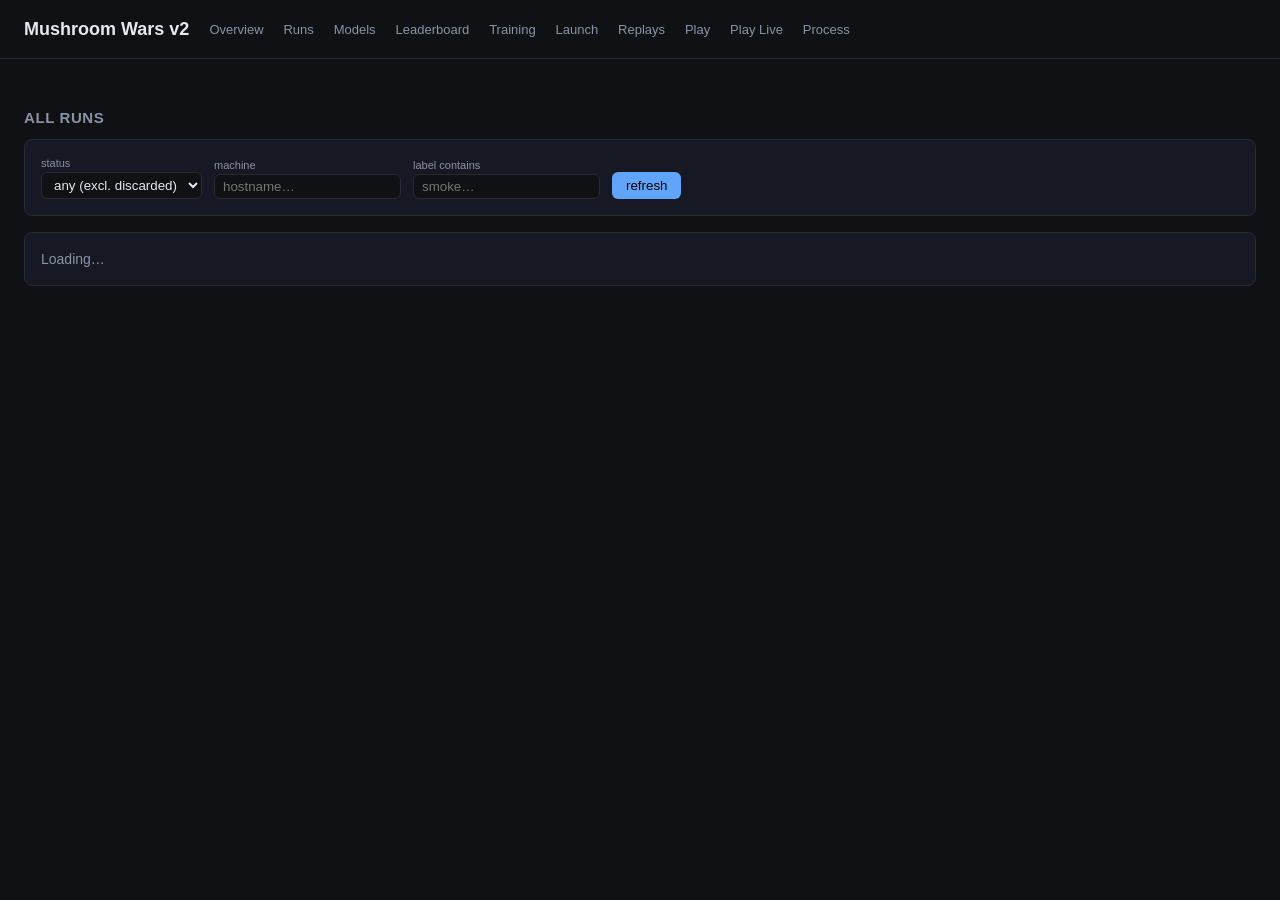
<file: dashboard/runs.html>
<!doctype html>
<html lang="en">
<head>
  <meta charset="utf-8">
  <title>Runs — Mushroom Wars v2</title>
  <link rel="stylesheet" href="lib/style.css">
</head>
<body>
  <header>
    <h1>Mushroom Wars v2</h1>
    <nav>
      <a href="./index.html">Overview</a>
      <a href="./runs.html">Runs</a>
      <a href="./models.html">Models</a>
      <a href="./elo.html">Leaderboard</a>
      <a href="./training.html">Training</a>
      <a href="./launch.html">Launch</a>
      <a href="./replays.html">Replays</a>
      <a href="./play.html">Play</a>
      <a href="./play-live.html">Play Live</a>
      <a href="./process.html">Process</a>
    </nav>
  </header>

  <main>
    <h2>All runs</h2>

    <div class="card" style="display:flex; gap:12px; flex-wrap:wrap; align-items:flex-end;">
      <label class="small muted">status
        <br><select id="filter-status" style="background:var(--bg);color:var(--fg);border:1px solid var(--border);border-radius:6px;padding:4px 8px;">
          <option value="">any (excl. discarded)</option>
          <option>queued</option>
          <option>running</option>
          <option>done</option>
          <option>failed</option>
          <option>discarded</option>
        </select>
      </label>
      <label class="small muted">machine
        <br><input id="filter-machine" placeholder="hostname…"
                   style="background:var(--bg);color:var(--fg);border:1px solid var(--border);border-radius:6px;padding:4px 8px;">
      </label>
      <label class="small muted">label contains
        <br><input id="filter-label" placeholder="smoke…"
                   style="background:var(--bg);color:var(--fg);border:1px solid var(--border);border-radius:6px;padding:4px 8px;">
      </label>
      <button id="refresh" style="background:var(--accent);color:#000;border:0;padding:6px 14px;border-radius:6px;cursor:pointer;">refresh</button>
    </div>

    <div class="card" id="runs">
      <div class="muted">Loading…</div>
    </div>
  </main>

  <script type="module">
    import { sb } from './lib/supabase.js';
    import { fmtTime, fmtDuration, fmtPct, esc, statusPill, tr,
             gamesPerSec, fmtParams, bottleneckPill,
             fmtElo, ticksPerMin } from './lib/ui.js';

    const $runs = document.getElementById('runs');
    const $status = document.getElementById('filter-status');
    const $machine = document.getElementById('filter-machine');
    const $label = document.getElementById('filter-label');
    const $refresh = document.getElementById('refresh');

    // Persist filters in URL hash + scroll position in sessionStorage so a
    // refresh / back-nav lands the user exactly where they were.
    const SCROLL_KEY = 'runs.scrollY';
    function readHashState() {
      const hash = window.location.hash.replace(/^#/, '');
      const params = new URLSearchParams(hash);
      return {
        status:  params.get('status')  ?? '',
        machine: params.get('machine') ?? '',
        label:   params.get('label')   ?? '',
      };
    }
    function writeHashState() {
      const params = new URLSearchParams();
      if ($status.value)        params.set('status',  $status.value);
      if ($machine.value.trim()) params.set('machine', $machine.value.trim());
      if ($label.value.trim())   params.set('label',   $label.value.trim());
      const next = params.toString();
      const url = next ? `#${next}` : window.location.pathname + window.location.search;
      history.replaceState(null, '', url);
    }
    // Restore filters from hash before first load() so the query reflects them.
    {
      const s = readHashState();
      $status.value  = s.status;
      $machine.value = s.machine;
      $label.value   = s.label;
    }
    // Save scroll on every scroll (cheap; sessionStorage is in-memory backed).
    let saveScrollPending = false;
    window.addEventListener('scroll', () => {
      if (saveScrollPending) return;
      saveScrollPending = true;
      requestAnimationFrame(() => {
        sessionStorage.setItem(SCROLL_KEY, String(window.scrollY));
        saveScrollPending = false;
      });
    }, { passive: true });

    async function load() {
      $runs.innerHTML = `<div class="muted">loading…</div>`;
      let q = sb.from('runs')
        .select('id, label, status, machine, model_id, simulator_id, seed, wall_ms, games_played, queued_at, result, elo_score, elo_n_matches')
        .order('queued_at', { ascending: false })
        .limit(100);
      if ($status.value) {
        q = q.eq('status', $status.value);
      } else {
        // Default view excludes 'discarded' — used for cleanup/cancelled rows.
        q = q.neq('status', 'discarded');
      }
      if ($machine.value.trim()) q = q.eq('machine', $machine.value.trim());
      if ($label.value.trim()) q = q.ilike('label', `%${$label.value.trim()}%`);
      const { data, error } = await q;
      if (error) { $runs.innerHTML = `<div class="error">error: ${esc(error.message)}</div>`; return; }
      if (data.length === 0) { $runs.innerHTML = `<div class="muted">no matching runs</div>`; return; }
      const rows = data.map(r => tr([
        statusPill(r.status),
        `<a href="./run.html?id=${esc(r.id)}">${esc(r.label)}</a>`,
        `<span class="mono">${esc(r.model_id)}</span>`,
        `<span class="mono">${esc(r.simulator_id)}</span>`,
        `<span class="mono">${fmtParams(r.result?.param_count)}</span>`,
        `<span class="mono">${gamesPerSec(r.result, r.games_played, r.wall_ms)}</span>`,
        `<span class="mono">${ticksPerMin(r.result?.steps_per_sec)}</span>`,
        bottleneckPill(r.result?.resource_usage?.bottleneck),
        `<span class="mono">${esc(r.seed || '')}</span>`,
        `<span class="mono">${esc(r.machine)}</span>`,
        fmtDuration(r.wall_ms),
        `<span class="mono">${esc(String(r.result?.updates ?? '—'))}</span>`,
        esc(String(r.games_played ?? '—')),
        fmtPct(r.result?.rate),
        `<span class="mono">${fmtElo(r.elo_score, r.elo_n_matches)}</span>`,
        `<span class="muted">${fmtTime(r.queued_at)}</span>`,
      ]));
      $runs.innerHTML = `
        <table>
          <thead><tr>
            <th>status</th><th>label</th><th>model</th><th>sim</th><th>params</th>
            <th>g/s</th><th>ticks/min</th><th>bottleneck</th>
            <th>seed</th><th>machine</th><th>wall</th><th>upd</th><th>games</th><th>rate</th><th>Elo (n)</th><th>queued</th>
          </tr></thead>
          <tbody>${rows.join('')}</tbody>
        </table>
        <div class="muted small" style="margin-top:10px;">${data.length} row${data.length === 1 ? '' : 's'}</div>`;
    }

    function loadAndPersist() {
      writeHashState();
      return load();
    }
    $refresh.addEventListener('click', loadAndPersist);
    $status.addEventListener('change', loadAndPersist);
    [$machine, $label].forEach(el => el.addEventListener('keydown', e => { if (e.key === 'Enter') loadAndPersist(); }));

    // Initial load — render then restore scroll position. The two-frame
    // delay covers async paint after the table HTML is set.
    load()
      .then(() => {
        const y = parseInt(sessionStorage.getItem(SCROLL_KEY) || '0', 10);
        if (y > 0) {
          requestAnimationFrame(() => requestAnimationFrame(() => window.scrollTo(0, y)));
        }
      })
      .catch(e => $runs.innerHTML = `<div class="error">${esc(e.message)}</div>`);
  </script>
</body>
</html>
</file>
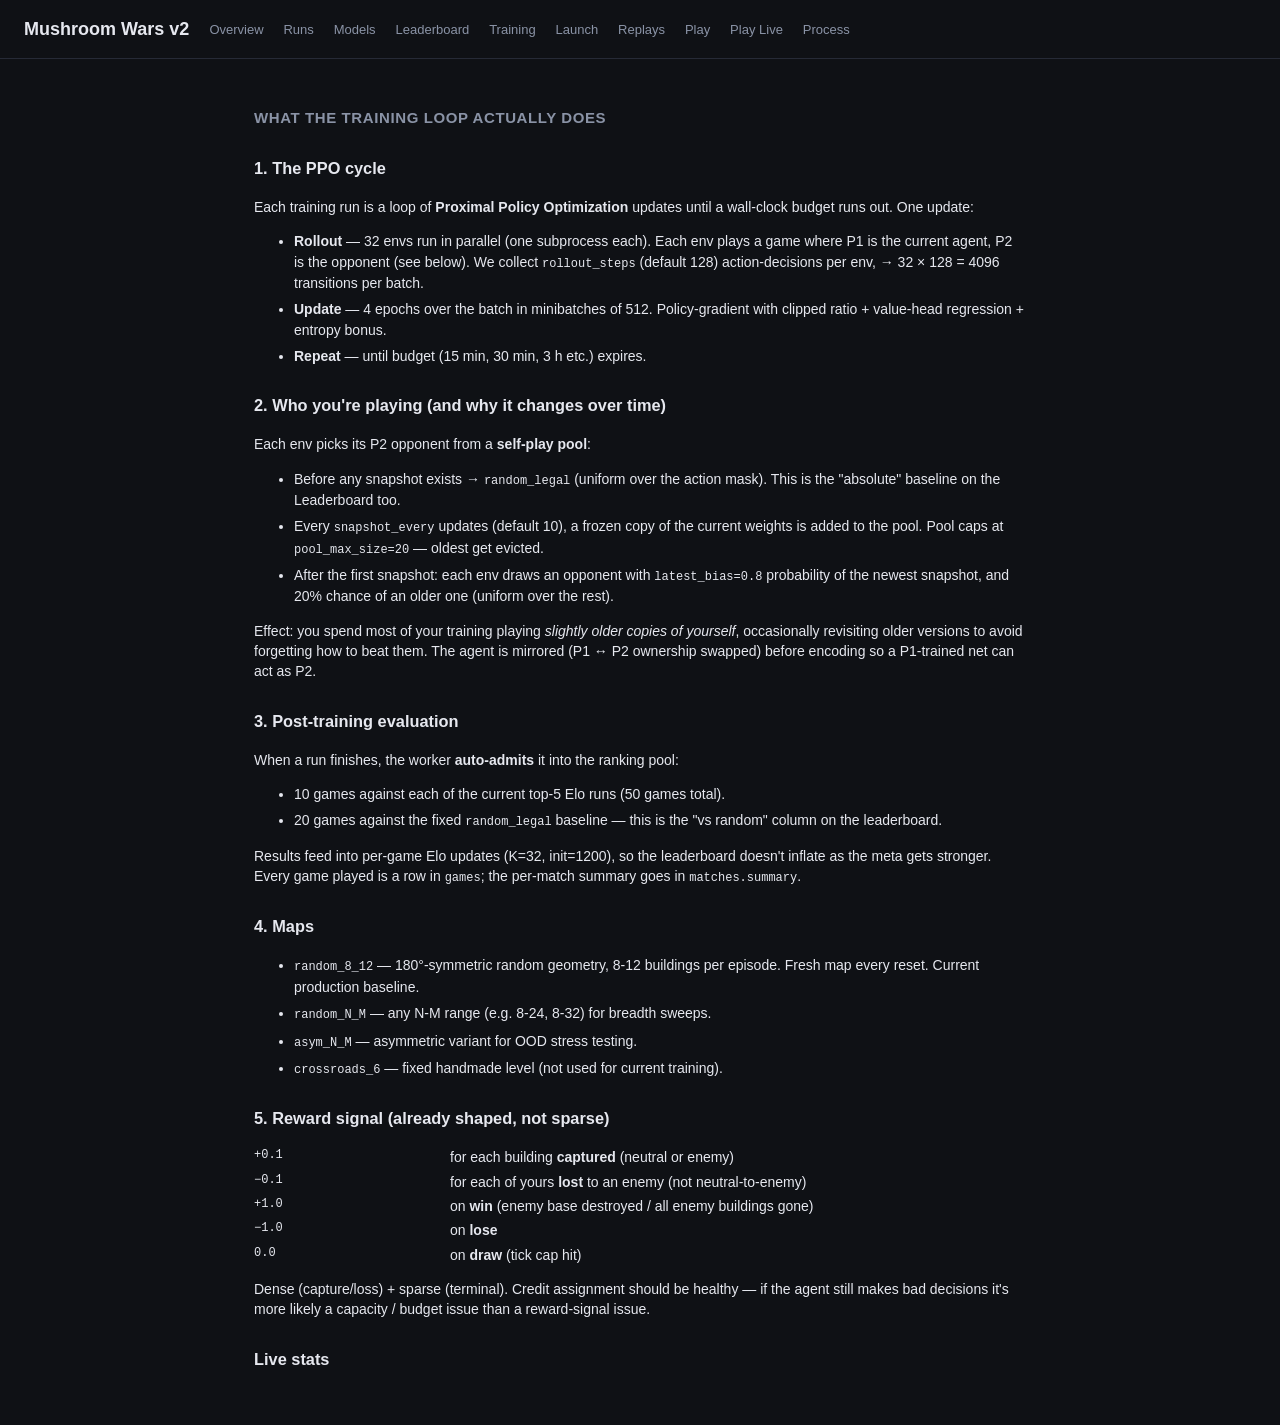
<file: dashboard/training.html>
<!doctype html>
<html lang="en">
<head>
  <meta charset="utf-8">
  <title>Mushroom Wars v2 — Training program</title>
  <link rel="stylesheet" href="lib/style.css">
  <style>
    .narrative { max-width: 820px; }
    .narrative h3 { margin-top: 28px; }
    .narrative li { margin: 6px 0; }
    .kv { display: grid; grid-template-columns: 180px 1fr; gap: 4px 16px; margin: 8px 0; }
    .kv dt { color: var(--muted); font-family: var(--mono); font-size: 12px; }
    .kv dd { margin: 0; }
    .quick { display: flex; flex-wrap: wrap; gap: 10px; margin: 12px 0 24px 0; }
    .quick .card { flex: 1 1 160px; min-width: 140px; }
  </style>
</head>
<body>
  <header>
    <h1>Mushroom Wars v2</h1>
    <nav>
      <a href="./index.html">Overview</a>
      <a href="./runs.html">Runs</a>
      <a href="./models.html">Models</a>
      <a href="./elo.html">Leaderboard</a>
      <a href="./training.html">Training</a>
      <a href="./launch.html">Launch</a>
      <a href="./replays.html">Replays</a>
      <a href="./play.html">Play</a>
      <a href="./play-live.html">Play Live</a>
      <a href="./process.html">Process</a>
    </nav>
  </header>

  <main class="narrative">
    <h2>What the training loop actually does</h2>

    <h3>1. The PPO cycle</h3>
    <p>Each training run is a loop of <strong>Proximal Policy Optimization</strong>
      updates until a wall-clock budget runs out. One update:</p>
    <ul>
      <li><strong>Rollout</strong> — 32 envs run in parallel (one subprocess each). Each env plays
        a game where P1 is the current agent, P2 is the opponent (see below). We collect
        <span class="mono">rollout_steps</span> (default 128) action-decisions per env,
        → 32 × 128 = 4096 transitions per batch.</li>
      <li><strong>Update</strong> — 4 epochs over the batch in minibatches of 512.
        Policy-gradient with clipped ratio + value-head regression + entropy bonus.</li>
      <li><strong>Repeat</strong> — until budget (15 min, 30 min, 3 h etc.) expires.</li>
    </ul>

    <h3>2. Who you're playing (and why it changes over time)</h3>
    <p>Each env picks its P2 opponent from a <strong>self-play pool</strong>:</p>
    <ul>
      <li>Before any snapshot exists → <span class="mono">random_legal</span> (uniform over the action mask).
        This is the "absolute" baseline on the Leaderboard too.</li>
      <li>Every <span class="mono">snapshot_every</span> updates (default 10), a frozen
        copy of the current weights is added to the pool. Pool caps at
        <span class="mono">pool_max_size=20</span> — oldest get evicted.</li>
      <li>After the first snapshot: each env draws an opponent with
        <span class="mono">latest_bias=0.8</span> probability of the newest snapshot,
        and 20% chance of an older one (uniform over the rest).</li>
    </ul>
    <p>Effect: you spend most of your training playing <em>slightly older copies of yourself</em>,
      occasionally revisiting older versions to avoid forgetting how to beat them.
      The agent is mirrored (P1 ↔ P2 ownership swapped) before encoding so a P1-trained
      net can act as P2.</p>

    <h3>3. Post-training evaluation</h3>
    <p>When a run finishes, the worker <strong>auto-admits</strong> it into the ranking pool:</p>
    <ul>
      <li>10 games against each of the current top-5 Elo runs (50 games total).</li>
      <li>20 games against the fixed <span class="mono">random_legal</span> baseline — this is the
        "vs random" column on the leaderboard.</li>
    </ul>
    <p>Results feed into per-game Elo updates (K=32, init=1200), so the leaderboard
      doesn't inflate as the meta gets stronger. Every game played is a row in
      <span class="mono">games</span>; the per-match summary goes in
      <span class="mono">matches.summary</span>.</p>

    <h3>4. Maps</h3>
    <ul>
      <li><span class="mono">random_8_12</span> — 180°-symmetric random geometry, 8-12 buildings per episode.
        Fresh map every reset. Current production baseline.</li>
      <li><span class="mono">random_N_M</span> — any N-M range (e.g. 8-24, 8-32) for breadth sweeps.</li>
      <li><span class="mono">asym_N_M</span> — asymmetric variant for OOD stress testing.</li>
      <li><span class="mono">crossroads_6</span> — fixed handmade level (not used for current training).</li>
    </ul>

    <h3>5. Reward signal (already shaped, not sparse)</h3>
    <dl class="kv">
      <dt>+0.1</dt><dd>for each building <strong>captured</strong> (neutral or enemy)</dd>
      <dt>−0.1</dt><dd>for each of yours <strong>lost</strong> to an enemy (not neutral-to-enemy)</dd>
      <dt>+1.0</dt><dd>on <strong>win</strong> (enemy base destroyed / all enemy buildings gone)</dd>
      <dt>−1.0</dt><dd>on <strong>lose</strong></dd>
      <dt>0.0</dt><dd>on <strong>draw</strong> (tick cap hit)</dd>
    </dl>
    <p>Dense (capture/loss) + sparse (terminal). Credit assignment should be healthy —
      if the agent still makes bad decisions it's more likely a capacity / budget
      issue than a reward-signal issue.</p>

    <h3>Live stats</h3>
    <div class="quick" id="quick"></div>
  </main>

  <script type="module">
    import { sb } from './lib/supabase.js';
    import { esc, fmtDuration } from './lib/ui.js';

    const $q = document.getElementById('quick');
    async function loadQuick() {
      const [{ count: runsDone }, { count: matchesDone }, { data: totals, error }] = await Promise.all([
        sb.from('runs').select('id', { count: 'exact', head: true }).eq('status', 'done'),
        sb.from('matches').select('id', { count: 'exact', head: true }).eq('status', 'done'),
        sb.from('runs').select('games_played, wall_ms').eq('status', 'done'),
      ]);
      if (error) { $q.innerHTML = `<div class="card error">${esc(error.message)}</div>`; return; }
      let games = 0, wall = 0;
      for (const r of (totals ?? [])) { games += (r.games_played ?? 0); wall += (r.wall_ms ?? 0); }
      const cells = [
        ['runs completed', runsDone ?? 0],
        ['eval matches',   matchesDone ?? 0],
        ['training games', games.toLocaleString()],
        ['total train wall', fmtDuration(wall)],
      ];
      $q.innerHTML = cells.map(([l, v]) =>
        `<div class="card"><div class="stat">${esc(String(v))}</div><div class="stat-label">${esc(l)}</div></div>`
      ).join('');
    }
    loadQuick().catch(e => $q.innerHTML = `<div class="card error">${esc(e.message)}</div>`);
  </script>
</body>
</html>
</file>
<file: dashboard/lib/style.css>
/* Dashboard shared styles. Neutral dark, no framework. */

:root {
  --bg:        #0f1115;
  --bg-card:   #161923;
  --fg:        #e6e8ef;
  --fg-muted:  #8a93a6;
  --border:    #262a36;
  --accent:    #60a5fa;
  --accent-2:  #34d399;
  --danger:    #f87171;
  --radius:    8px;
  --mono: ui-monospace, "SF Mono", Menlo, Consolas, monospace;
}

* { box-sizing: border-box; }

body {
  margin: 0;
  background: var(--bg);
  color: var(--fg);
  font-family: -apple-system, BlinkMacSystemFont, "Segoe UI", Roboto, sans-serif;
  font-size: 14px;
  line-height: 1.45;
}

header {
  border-bottom: 1px solid var(--border);
  padding: 16px 24px;
  display: flex;
  align-items: center;
  gap: 20px;
}
header h1 { margin: 0; font-size: 18px; font-weight: 600; }
header nav a {
  color: var(--fg-muted);
  text-decoration: none;
  margin-right: 16px;
  font-size: 13px;
}
header nav a:hover { color: var(--fg); }

main { padding: 24px; max-width: 1480px; margin: 0 auto; }

h2 { font-size: 15px; margin: 24px 0 10px; color: var(--fg-muted); text-transform: uppercase; letter-spacing: .6px; font-weight: 600; }

.card {
  background: var(--bg-card);
  border: 1px solid var(--border);
  border-radius: var(--radius);
  padding: 16px;
  margin-bottom: 16px;
}

.grid {
  display: grid;
  grid-template-columns: repeat(auto-fit, minmax(180px, 1fr));
  gap: 12px;
}
.grid .card { margin: 0; }
.stat { font-size: 24px; font-weight: 600; color: var(--fg); }
.stat-label { font-size: 12px; color: var(--fg-muted); text-transform: uppercase; letter-spacing: .6px; }

table {
  width: 100%;
  border-collapse: collapse;
  font-size: 13px;
}
th, td {
  text-align: left;
  padding: 8px 10px;
  border-bottom: 1px solid var(--border);
}
th {
  color: var(--fg-muted);
  font-weight: 500;
  font-size: 11px;
  text-transform: uppercase;
  letter-spacing: .6px;
}
tr:hover td { background: rgba(96,165,250,0.04); }

.mono { font-family: var(--mono); font-size: 12px; }
.muted { color: var(--fg-muted); }

a { color: var(--accent); text-decoration: none; }
a:hover { text-decoration: underline; }

.error { color: var(--danger); }
.small { font-size: 12px; }

pre {
  background: #0b0d12;
  border: 1px solid var(--border);
  border-radius: var(--radius);
  padding: 12px;
  overflow-x: auto;
  font-family: var(--mono);
  font-size: 12px;
  color: var(--fg);
}

.inline-code {
  font-family: var(--mono);
  background: #0b0d12;
  padding: 1px 6px;
  border-radius: 4px;
  border: 1px solid var(--border);
  font-size: 12px;
}

/* Worker toggle panel (index.html) */
.worker-row {
  display: flex;
  align-items: center;
  gap: 12px;
  padding: 6px 0;
  border-bottom: 1px solid var(--border);
}
.worker-row:last-child { border-bottom: 0; }
.worker-dot {
  width: 10px;
  height: 10px;
  border-radius: 50%;
  display: inline-block;
}
.worker-dot.on  { background: #4ade80; box-shadow: 0 0 6px rgba(74,222,128,0.6); }
.worker-dot.off { background: #6b7280; }
.btn-primary, .btn-danger {
  padding: 4px 10px;
  border-radius: 4px;
  border: 1px solid var(--border);
  background: #1f2937;
  color: var(--fg);
  cursor: pointer;
  font-size: 12px;
}
.btn-primary:hover { background: #374151; }
.btn-danger       { background: #7f1d1d; border-color: #991b1b; }
.btn-danger:hover { background: #991b1b; }
.small { font-size: 11px; }

.worker-btns { display: inline-flex; gap: 4px; }
.worker-btns button[disabled] { opacity: 0.5; cursor: default; }

.ht-range {
  padding: 4px 10px;
  border-radius: 4px;
  border: 1px solid var(--border);
  background: var(--bg-card);
  color: var(--fg-muted);
  cursor: pointer;
  font-size: 12px;
}
.ht-range:hover  { color: var(--fg); }
.ht-range.active {
  background: var(--accent);
  color: #000;
  border-color: var(--accent);
}
/* uPlot dark-theme nudges: legend + grid against our dark bg. */
.uplot { color: var(--fg); }
.u-legend { color: var(--fg); font-size: 12px; }
.u-legend th { color: var(--fg-muted); }
</file>
